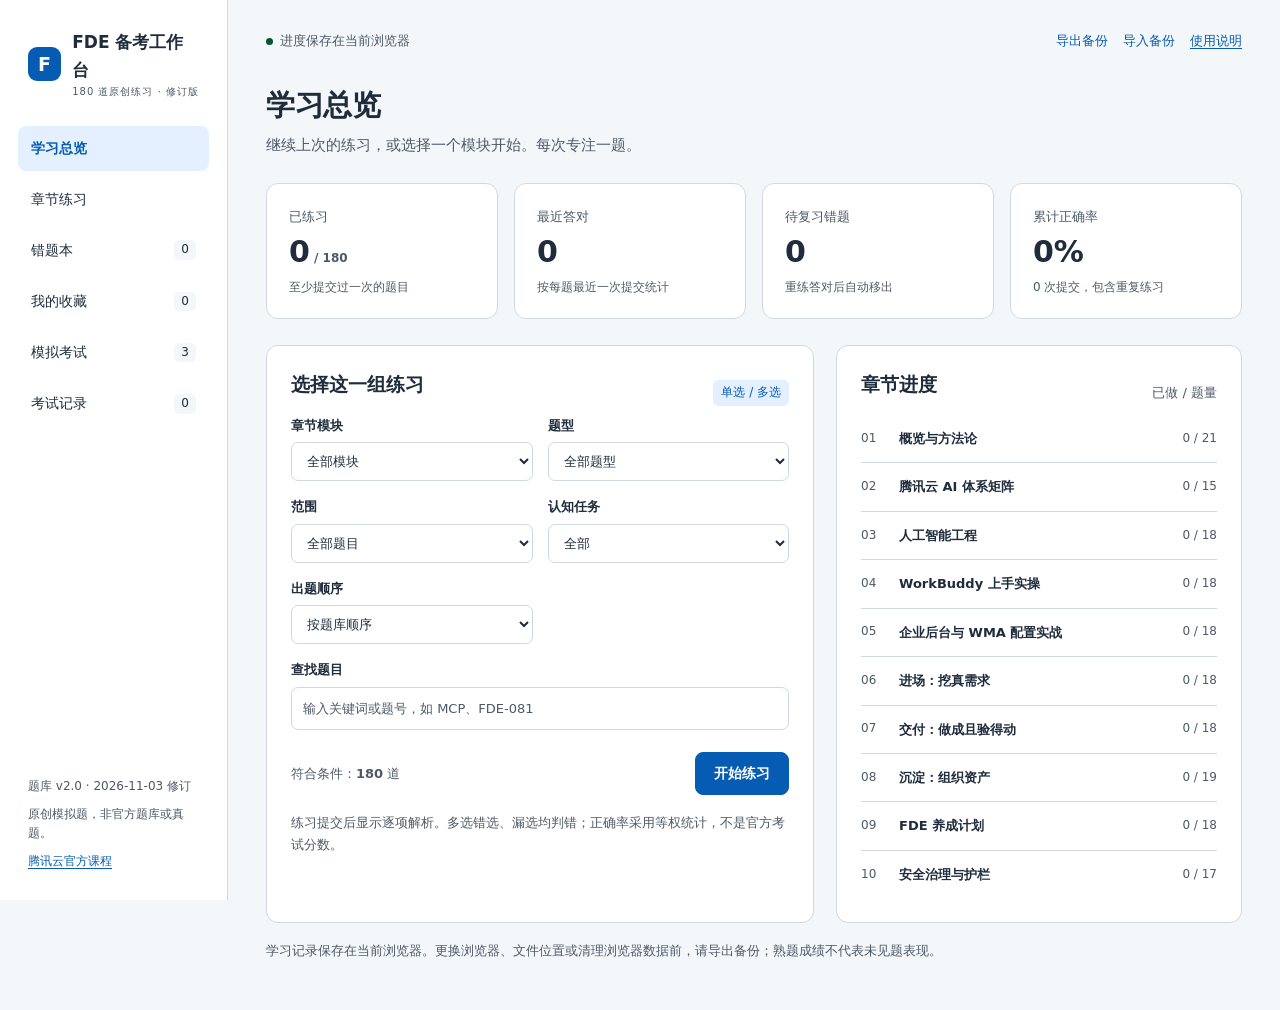
<file: index.html>
<!doctype html>
<html lang="zh-CN">
<head>
  <meta charset="utf-8">
  <meta name="viewport" content="width=device-width, initial-scale=1">
  <title>FDE 备考工作台</title>
  <meta http-equiv="refresh" content="0; url=FDE_180题_离线练习.html">
</head>
<body>
  <p><a href="FDE_180题_离线练习.html">进入 FDE 备考工作台</a></p>
</body>
</html>
</file>
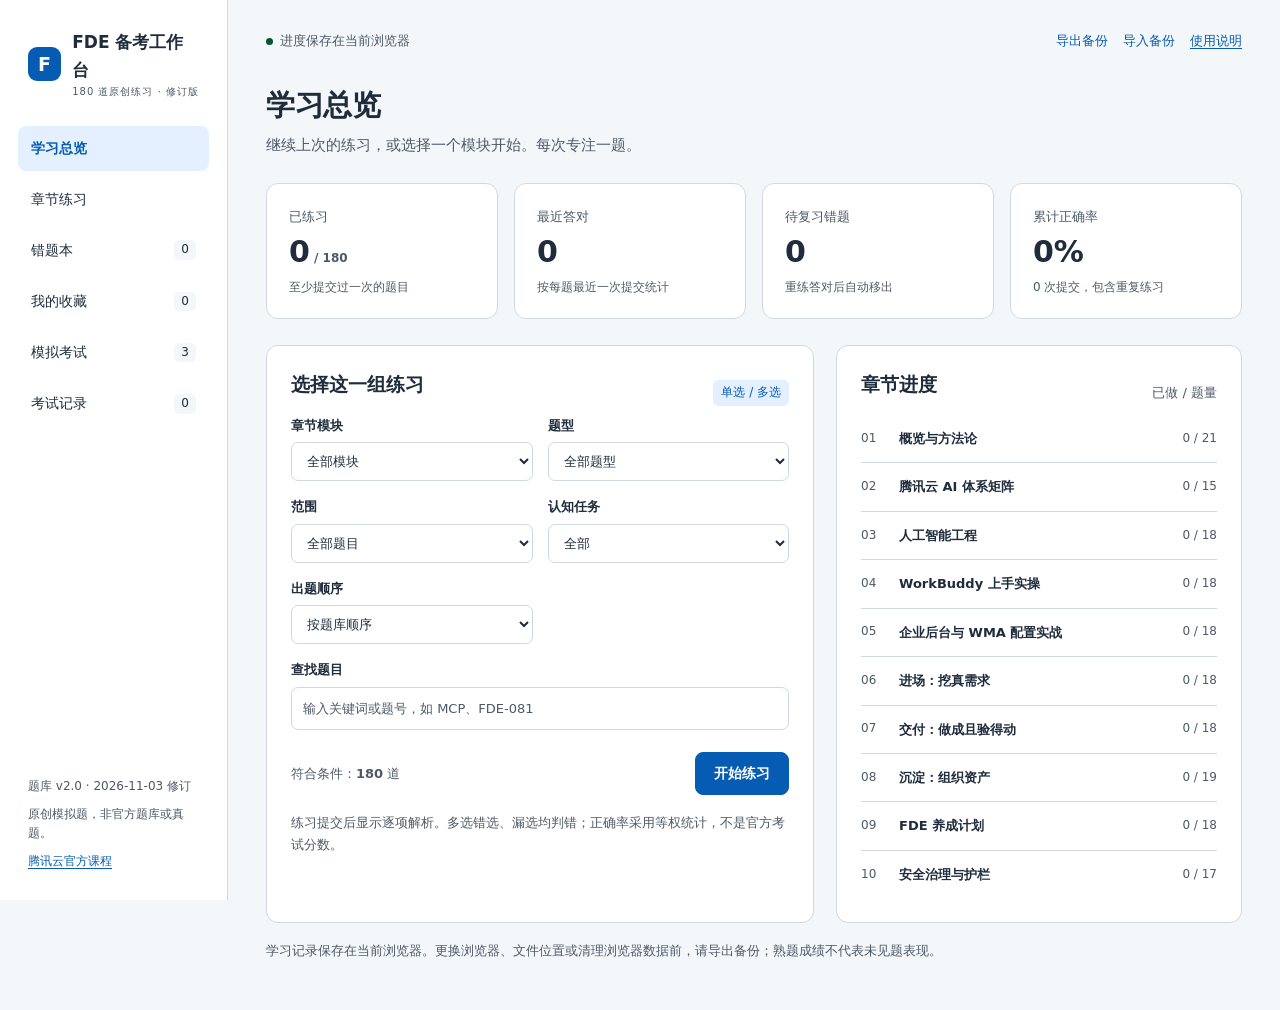
<file: FDE_180题_离线练习.html>
<!doctype html><html lang="zh-CN"><head><meta charset="utf-8"><meta name="viewport" content="width=device-width,initial-scale=1"><title>FDE 备考工作台 · 题库 v2.0 公开版</title><style>:root{color-scheme:light;--bg:oklch(97.4% .006 250);--surface:#fff;--ink:oklch(29% .034 252);--muted:oklch(46% .025 252);--line:oklch(88% .014 252);--blue:oklch(48% .155 255);--soft:oklch(95% .024 254);--green:oklch(39% .09 157);--green-soft:oklch(96% .025 156);--red:oklch(44% .16 26);--red-soft:oklch(97% .017 26);--amber:oklch(43% .09 75);--radius:12px}
*{box-sizing:border-box}body{margin:0;background:var(--bg);color:var(--ink);font:15px/1.65 "Microsoft YaHei",system-ui,sans-serif}button,input,select,textarea{font:inherit}button,a,input,select,textarea{touch-action:manipulation}button{cursor:pointer}button:disabled{cursor:not-allowed;opacity:.5}a{color:var(--blue);text-underline-offset:3px}button:focus-visible,a:focus-visible,input:focus-visible,select:focus-visible,textarea:focus-visible,summary:focus-visible{outline:3px solid var(--blue);outline-offset:3px}button{color:inherit}h1,h2,h3,p{margin-top:0}h1{font-size:29px;line-height:1.35;margin-bottom:8px;letter-spacing:-.5px}h2{font-size:19px;line-height:1.5;margin-bottom:16px}h3{font-size:16px;line-height:1.5;margin-bottom:10px}.muted{color:var(--muted)}.small{font-size:13px}.layout{display:grid;grid-template-columns:228px minmax(0,1fr);min-height:100vh}.sidebar{background:var(--surface);border-right:1px solid var(--line);padding:28px 18px;position:sticky;top:0;height:100vh;display:flex;flex-direction:column}.brand{display:flex;align-items:center;gap:11px;font-size:17px;font-weight:700;padding:0 10px 25px}.brand-mark{background:var(--blue);color:white;display:grid;place-items:center;width:34px;height:34px;border-radius:9px;font-size:19px}.brand small{display:block;font-size:11px;font-weight:400;color:var(--muted);letter-spacing:1px}.side-nav{display:grid;gap:6px}.nav-button{border:0;background:none;text-align:left;padding:11px 13px;border-radius:8px;display:flex;justify-content:space-between;align-items:center;font-size:14px}.nav-button:hover{background:var(--bg)}.nav-button.active{color:var(--blue);background:var(--soft);font-weight:700}.nav-count{font-size:12px;background:var(--bg);padding:0 7px;border-radius:5px}.side-bottom{margin-top:auto;padding:24px 10px 0;font-size:12px;color:var(--muted)}.side-bottom p{margin-bottom:8px}.main{min-width:0;padding:24px 38px 48px}.topbar{display:flex;justify-content:space-between;gap:15px;align-items:center;min-height:34px;margin-bottom:28px}.topbar p{margin:0}.backup-actions{display:flex;gap:15px;align-items:center}.text-button{border:0;background:none;color:var(--blue);padding:4px 0;font-size:13px}.topbar .text-button:hover{text-decoration:underline}.status-dot{width:7px;height:7px;background:var(--green);border-radius:50%;display:inline-block;margin-right:7px}.save-error{color:var(--red)}.content{max-width:1220px;margin:auto}.page-head{display:flex;align-items:flex-start;justify-content:space-between;gap:20px;margin-bottom:25px}.page-head p{margin:0}.actions{display:flex;gap:10px;align-items:center;flex-wrap:wrap}.button{border:1px solid var(--line);padding:10px 18px;border-radius:8px;background:white;font-weight:600;font-size:14px;display:inline-flex;align-items:center;justify-content:center;gap:6px;text-decoration:none;line-height:1.5}.button:hover{border-color:var(--blue)}.button.primary{background:var(--blue);color:#fff;border-color:var(--blue)}.button.primary:hover{filter:brightness(.93)}.button.secondary{background:var(--surface)}.button.danger{color:var(--red);border-color:var(--red)}.metrics{display:grid;grid-template-columns:repeat(4,1fr);gap:16px;margin-bottom:26px}.metric{background:white;border:1px solid var(--line);border-radius:var(--radius);padding:20px 22px}.metric span{color:var(--muted);font-size:13px}.metric strong{display:block;font-size:30px;line-height:1.5;font-variant-numeric:tabular-nums}.metric small{font-size:12px;color:var(--muted)}.home-grid{display:grid;grid-template-columns:minmax(0,1.35fr) minmax(300px,1fr);gap:22px}.panel{background:white;border:1px solid var(--line);border-radius:var(--radius);padding:24px}.panel-head{display:flex;justify-content:space-between;align-items:center;gap:10px}.filters{display:grid;grid-template-columns:repeat(2,minmax(0,1fr));gap:15px;margin-bottom:22px}.field{display:grid;gap:6px;font-size:13px}.field label{font-weight:600}.field select,.field input,textarea{border:1px solid var(--line);border-radius:7px;background:white;padding:10px 11px;color:var(--ink);min-width:0;width:100%}.field select:hover,.field input:hover,textarea:hover{border-color:var(--blue)}.field-wide{grid-column:1/-1}input::placeholder,textarea::placeholder{color:var(--muted)}.filter-footer{display:flex;justify-content:space-between;align-items:center;gap:15px}.filter-footer p{margin:0}.module-row{display:grid;grid-template-columns:28px minmax(0,1fr) 70px;gap:10px;align-items:center;border:0;border-bottom:1px solid var(--line);background:transparent;width:100%;text-align:left;padding:13px 0}.module-row:last-child{border:0}.module-row:hover{color:var(--blue)}.module-index{font-size:12px;color:var(--muted);font-variant-numeric:tabular-nums}.module-name{font-size:13px;font-weight:600}.module-count{font-size:12px;text-align:right;color:var(--muted)}.progress{height:5px;border-radius:4px;background:var(--bg);overflow:hidden;margin-top:6px}.progress i{display:block;height:100%;background:var(--blue);border-radius:4px}.notice{font-size:13px;color:var(--muted);padding:17px 0 0;margin:0}.active-exam{border:1px solid var(--blue);background:var(--soft);padding:14px 18px;margin-bottom:22px;border-radius:9px;display:flex;justify-content:space-between;align-items:center;gap:12px}.active-exam p{margin:0}.quiz-grid{display:grid;grid-template-columns:minmax(0,1fr) 250px;gap:22px;align-items:start}.question-panel{padding:30px}.question-top{display:flex;justify-content:space-between;align-items:center;gap:12px;margin-bottom:18px}.badge{font-size:12px;background:var(--soft);color:var(--blue);padding:3px 8px;border-radius:5px}.question-meta{display:flex;align-items:center;gap:8px;flex-wrap:wrap}.favorite{border:1px solid var(--line);background:white;padding:6px 11px;border-radius:7px;font-size:13px;white-space:nowrap}.favorite.on{color:var(--amber);border-color:var(--amber)}fieldset{border:0;padding:0;margin:0;min-inline-size:0}legend{padding:0;float:left;width:100%;font-size:19px;font-weight:600;line-height:1.9;margin-bottom:25px;overflow-wrap:anywhere}fieldset:after{content:"";display:block;clear:both}.option-list{clear:both;display:grid;gap:12px}.option{position:relative;display:flex;align-items:flex-start;gap:11px;padding:15px 17px;border:1px solid var(--line);border-radius:9px;background:white;cursor:pointer;transition:background .15s,border-color .15s}.option:hover{border-color:var(--blue);background:var(--bg)}.option input{width:17px;height:17px;accent-color:var(--blue);margin:4px 0 0;flex:0 0 auto}.option.selected{border-color:var(--blue);background:var(--soft)}.option.correct{border-color:var(--green);background:var(--green-soft)}.option.incorrect{border-color:var(--red);background:var(--red-soft)}.option-letter{font-weight:700;min-width:18px}.option-copy{flex:1;overflow-wrap:anywhere}.option-state{color:var(--green);font-size:12px;white-space:nowrap}.incorrect .option-state{color:var(--red)}.question-actions{display:flex;justify-content:space-between;gap:12px;border-top:1px solid var(--line);margin-top:28px;padding-top:22px;align-items:center;flex-wrap:wrap}.answer-panel{margin-top:26px;border-top:1px solid var(--line);padding-top:22px}.verdict{font-weight:700;font-size:17px;margin-bottom:10px}.verdict.good{color:var(--green)}.verdict.bad{color:var(--red)}.analysis{line-height:1.9;max-width:72ch}.analysis ul{padding-left:22px}.analysis li{margin:9px 0}.source-links{display:flex;flex-wrap:wrap;gap:6px 15px;font-size:13px;margin-top:18px}.evidence{background:var(--bg);padding:12px 15px;font-size:13px;color:var(--muted);border-left:3px solid var(--line);margin:16px 0;white-space:pre-wrap}.note-block{margin-top:25px;border-top:1px solid var(--line);padding-top:20px}.note-block summary{cursor:pointer;font-weight:600;font-size:14px}.note-block textarea{margin-top:12px;min-height:100px;resize:vertical;font-size:14px}.answer-card{position:sticky;top:22px}.answer-card h2{font-size:16px;margin-bottom:6px}.card-numbers{display:grid;grid-template-columns:repeat(5,1fr);gap:7px;margin:17px 0}.number-button{height:33px;border:1px solid var(--line);background:white;border-radius:5px;font-size:12px;font-variant-numeric:tabular-nums}.number-button.current{outline:2px solid var(--blue);outline-offset:1px}.number-button.answered{background:var(--soft);border-color:var(--blue);color:var(--blue)}.number-button.good{background:var(--green-soft);color:var(--green);border-color:var(--green)}.number-button.bad{background:var(--red-soft);color:var(--red);border-color:var(--red)}.legend-items{font-size:11px;color:var(--muted);display:flex;gap:10px;flex-wrap:wrap}.legend-items span:before{content:"";display:inline-block;width:8px;height:8px;border:1px solid var(--line);margin-right:4px}.legend-items .done:before{background:var(--soft);border-color:var(--blue)}.legend-items .good:before{background:var(--green-soft);border-color:var(--green)}.legend-items .bad:before{background:var(--red-soft);border-color:var(--red)}.timer{font:700 26px/1.5 Consolas,monospace;color:var(--blue);font-variant-numeric:tabular-nums}.timer.urgent{color:var(--red)}.exam-cards{display:grid;grid-template-columns:repeat(3,1fr);gap:20px}.paper-letter{font-size:35px;font-weight:700;color:var(--blue);margin-bottom:18px}.exam-cards .button{width:100%;margin-top:20px}.exam-cards ul{padding-left:19px;color:var(--muted);font-size:14px}.empty{text-align:center;padding:55px 25px}.empty h2{font-size:21px}.empty p{color:var(--muted);max-width:50ch;margin:0 auto 22px}.result-head{display:flex;align-items:center;gap:28px;margin-bottom:25px}.result-score{font-size:52px;color:var(--blue);line-height:1.2;font-weight:700}.result-score small{font-size:18px}.result-grid{display:grid;grid-template-columns:1fr 1fr;gap:22px}.table-wrap{overflow:auto}table{border-collapse:collapse;width:100%;font-size:13px}th,td{padding:13px 10px;border-bottom:1px solid var(--line);text-align:left;white-space:nowrap}th{color:var(--muted);font-weight:500}dialog{border:1px solid var(--line);border-radius:14px;padding:28px;max-width:460px;width:calc(100% - 36px);color:var(--ink)}dialog::backdrop{background:#17263c66}dialog .actions{justify-content:flex-end;margin-top:22px}#toast{position:fixed;bottom:25px;left:50%;transform:translateX(-50%);background:var(--ink);color:white;border-radius:8px;padding:12px 20px;z-index:20;max-width:90%;display:none;font-size:14px}.storage-warning{background:var(--red-soft);color:var(--red);border:1px solid var(--red);border-radius:8px;padding:12px 16px;margin-bottom:20px}.skip-link{position:absolute;left:240px;top:-60px;background:white;padding:10px;z-index:30}.skip-link:focus{top:10px}
.brand small{white-space:nowrap;font-size:10px}
@media(min-width:1450px){.main{padding-left:55px;padding-right:55px}}@media(max-width:1120px){.layout{grid-template-columns:190px minmax(0,1fr)}.main{padding:22px}.sidebar{padding:25px 10px}.brand{font-size:15px;gap:8px}.brand-mark{width:30px;height:30px;flex-shrink:0}.sidebar{padding:25px 10px}.quiz-grid{grid-template-columns:minmax(0,1fr) 215px}.home-grid{grid-template-columns:1fr}.metrics{gap:10px}.metric{padding:17px}.exam-cards{gap:12px}.panel{padding:20px}}
@media(max-width:800px){.layout{display:block}.sidebar{position:static;height:auto;padding:16px;border-right:0;border-bottom:1px solid var(--line)}.brand{padding:0 0 12px}.brand small{display:none}.side-nav{display:flex;overflow-x:auto;gap:4px}.nav-button{white-space:nowrap;padding:9px 12px;gap:8px}.side-bottom{display:none}.main{padding:18px 16px 35px}.topbar{margin-bottom:20px;align-items:flex-start}.backup-actions{gap:12px}.topbar .muted{font-size:11px}.metrics{grid-template-columns:repeat(2,1fr)}.metric strong{font-size:26px}.quiz-grid{display:flex;flex-direction:column}.question-panel,.answer-card{width:100%}.answer-card{position:static}.card-numbers{grid-template-columns:repeat(10,1fr)}.question-panel{padding:23px 19px}legend{font-size:17px}.option{padding:13px}.exam-cards{grid-template-columns:1fr}.result-grid{grid-template-columns:1fr}.page-head{gap:12px}h1{font-size:25px}.skip-link{left:10px}.result-head{gap:18px}.question-actions .actions{gap:7px}.button{padding:10px 14px}.active-exam{align-items:flex-start}.topbar{flex-wrap:wrap}.option-state{font-size:11px}.home-grid{gap:16px}}
@media(max-width:420px){.filters{grid-template-columns:1fr}.field-wide{grid-column:auto}.card-numbers{grid-template-columns:repeat(8,1fr)}.question-top{align-items:flex-start}.question-meta{gap:5px}.question-actions{align-items:stretch}.question-actions>.button{flex:1}.result-score{font-size:44px}.legend-items{font-size:12px}}
@media(prefers-reduced-motion:reduce){*{transition:none!important;scroll-behavior:auto!important}}
@media(max-width:800px){.page-head{flex-wrap:wrap}.page-head>.button{white-space:nowrap;flex-shrink:0}.backup-actions .text-button{min-height:36px}}
</style></head><body>
<div id="app"></div><div id="toast" role="status" aria-live="polite"></div>
<dialog id="confirm-dialog" aria-labelledby="confirm-title"><h2 id="confirm-title"></h2><p id="confirm-text"></p><div class="actions"><button id="dialog-cancel" class="button secondary">取消</button><button id="dialog-confirm" class="button primary">确认</button></div></dialog>
<input type="file" id="import-file" accept="application/json,.json" hidden>
<noscript><p>刷题功能需要浏览器启用 JavaScript。也可以打开同目录中的 Markdown 练习版和答案解析文档。</p></noscript>
<script id="bank-data" type="application/json">{"questions": [{"id": "FDE-001", "domain": 1, "type": "single", "difficulty": "应用", "kind": "scenario", "stem": "某团队完成合同审查系统后，准备结项。若要体现本课程所定义的 FDE 价值，以下哪项结项成果最充分？", "options": {"C": "客户系统验收通过，并形成可复用审查 Skill", "A": "客户系统运行稳定，并留下本项目操作手册", "B": "工程师掌握审查诀窍，并承诺继续个人支持", "D": "客户认可方案，并同意下一阶段采购预算"}, "answer": ["C"], "explanation": "FDE 同时交付客户价值和平台能力。可运行系统加可复用审查 Skill，既满足客户当前目标，又能降低后续同类项目的起步成本；仅有文档、签单或个人成长不满足双份产出要求。", "option_explanations": {"C": "审查 Skill 可供后续场景调用，体现一线经验反哺。", "A": "操作手册属于项目交付物，尚未证明新增通用能力。", "B": "知识留在个人身上，组织无法稳定交接和复用。", "D": "方案认可和采购意向不能替代工程交付与能力沉淀。"}, "source_refs": ["1.1"], "paper": "C", "paper_number": 38}, {"id": "FDE-002", "domain": 1, "type": "single", "difficulty": "应用", "kind": "boundary", "stem": "质检 Agent 已交付，只有工程师小林掌握全部缺陷分类规则，团队未将规则写入平台。按试金石，最准确的判断是什么？", "options": {"C": "半 FDE：个人掌握规则，但组织尚不能脱离个人调用这些经验", "A": "真 FDE：客户系统已交付，项目中形成的规则即可视为平台能力", "B": "真 FDE：个人能够支持下一项目，就已经满足组织复用的要求", "D": "普通交付：只要规则尚未写成项目文档，个人经验也不计入判断"}, "answer": ["C"], "explanation": "试金石同时看项目留下的系统和知识载体。题干明确经验只在小林个人身上，尚未转化为团队可调用的资产，属于半 FDE。", "option_explanations": {"C": "知识载体仍是个人，符合课程对半 FDE 的界定。", "A": "系统交付和个人掌握规则，不能证明平台新增了可复用能力。", "B": "依赖原工程师支持，不等于组织能从平台资产中复用。", "D": "课程将个人经验增长而平台未沉淀的情况归为半 FDE。"}, "source_refs": ["1.2"], "paper": "B", "paper_number": 32}, {"id": "FDE-003", "domain": 1, "type": "single", "difficulty": "综合", "kind": "metrics", "stem": "一家伙伴服务第 1 个与第 10 个同类客户，业务价值和部署范围相当，两次均投入 10 人月。团队宣称已形成规模化 FDE，哪项评价最符合课程？", "options": {"B": "仍未跑通规模化模式，单位价值现场投入未下降", "A": "已经跑通规模化模式，单项目交付速度保持稳定", "C": "仍未跑通规模化模式，所有项目都应取消现场投入", "D": "已经跑通规模化模式，同类客户数量持续增加"}, "answer": ["B"], "explanation": "在价值和范围可比的题设下，重复部署仍投入同样人月，表明经验没有转化为有效复用。课程用单位价值对应的现场投入持续下降判断规模化，而不要求现场投入降为零。", "option_explanations": {"B": "同等价值仍需同等现场投入，未体现可规模化复用。", "A": "投入稳定说明没有降本趋势，不能据此证明模式跑通。", "C": "课程要求持续下降，并未要求取消现场交付。", "D": "客户数量增加不能说明单次部署成本得到改善。"}, "source_refs": ["1.2"], "paper": "B", "paper_number": 12}, {"id": "FDE-004", "domain": 1, "type": "single", "difficulty": "应用", "kind": "scenario", "stem": "客户提出“想用 AI 审合同”，项目尚未明确真实痛点、风险标准和验收口径。此时哪项工作最能体现 Echo 能力？", "options": {"C": "判断需求并定义技术路径及验收标准", "A": "编写审查 Agent 的首版调用代码", "B": "修复文档解析接口的字段映射错误", "D": "把现有合同批量接入向量知识库"}, "answer": ["C"], "explanation": "Echo 负责判断该做什么。题干仍处于业务问题和成功标准未明确的阶段，应先形成需求判断、技术取舍与验收口径；接库、修接口、写代码主要属于 Delta 的工程执行。", "option_explanations": {"C": "需求洞察、技术判断和验收定义属于判断侧产出。", "A": "调用代码实现方案，尚未解决方向是否正确的问题。", "B": "字段映射修复是集成调试，主要属于工程执行。", "D": "知识库接入是方案落地动作，主要属于执行侧。"}, "source_refs": ["1.3"], "paper": "A", "paper_number": 17}, {"id": "FDE-005", "domain": 1, "type": "single", "difficulty": "基础", "kind": "metrics", "stem": "一名成员主要负责接口集成、调试排错和交付落地。按课程的能力画像，哪组指标最适合考察其 Delta 产出？", "options": {"B": "交付速度、Bug 率、系统可用性", "A": "方案命中率、需求返工率、知识沉淀质量", "C": "业务优先级判断、技术选型质量、验收标准质量", "D": "行业洞察数量、客户访谈深度、需求发现数"}, "answer": ["B"], "explanation": "Delta 的主要产出是能运行的系统，指标应检验工程执行效率与质量。其工作仍可产生知识，但不能把判断侧指标整组替换为执行侧考核，否则会错配主要责任。", "option_explanations": {"B": "速度、缺陷和可用性对应 Delta 的工程交付质量。", "A": "这是课程列出的 Echo 指标，与工程执行重心不同。", "C": "此组偏判断和决策，适合评估方向与方案设计。", "D": "此组偏需求发现，不能直接检验集成系统质量。"}, "source_refs": ["1.3"], "paper": "B", "paper_number": 40}, {"id": "FDE-006", "domain": 1, "type": "single", "difficulty": "应用", "kind": "troubleshooting", "stem": "驻场人员把客户原话整理后交给后方开发，后方独立决定业务含义，做完再送回验收，客户反复表示方向不对。最需要纠正的机制是什么？", "options": {"B": "现场负责理解业务和技术取舍，后方负责工程重活并直接反馈", "A": "现场负责原话记录和需求编号，后方负责解释含义并形成方案", "C": "现场负责阶段演示和结果签收，产品团队负责远程定义痛点", "D": "现场负责客户关系和会议安排，架构组负责统一判断业务价值"}, "answer": ["B"], "explanation": "传话式 FDE 的问题不是后方不能参与开发，而是现场不承担判断责任。现场理解真实需求，后方承担开发集成，并保持直接反馈，才能缩短判断与执行之间的距离。", "option_explanations": {"B": "判断贴近现场，执行可由后方支撑，缩短了理解和验证的反馈链。", "A": "仍把现场限定为传话者，没有解决业务理解与真实现场分离。", "C": "增加演示签收并不能代替现场对痛点和约束的判断。", "D": "关系维护重要，但业务价值不能完全脱离现场来定义。"}, "source_refs": ["1.4"], "paper": "C", "paper_number": 25}, {"id": "FDE-007", "domain": 1, "type": "single", "difficulty": "应用", "kind": "troubleshooting", "stem": "团队一年按时交付 20 个项目，但平台未新增模板，换人仍需重新摸索。当前考核只看周期、满意度和 Bug 率，最应调整什么？", "options": {"C": "把能力沉淀、复用率与知识可交接性纳入考核", "A": "增加驻场天数，以现场时间衡量学习效果", "B": "缩短交付周期目标，进一步压缩项目时间", "D": "提高满意度权重，鼓励工程师更多服务客户"}, "answer": ["C"], "explanation": "已有交付指标并非无效，而是缺少沉淀方向，导致成员合理地优先赶项目。新增可复用能力、复用节省和接手时间能让组织产出进入激励机制，纠正考核错位。", "option_explanations": {"C": "这三类指标直接对应课程要求增加的 FDE 考核维度。", "A": "驻场时长不能证明形成了可复用和可交接的能力。", "B": "继续压周期可能进一步挤压沉淀时间，不能补齐目标。", "D": "满意度仍属于交付质量指标，无法替代平台增量。"}, "source_refs": ["1.4"], "paper": "B", "paper_number": 23}, {"id": "FDE-008", "domain": 1, "type": "single", "difficulty": "基础", "kind": "concept", "stem": "按课程对三种组织归属模式的权衡，以下“组织安排—主要风险”对应正确的是？", "options": {"D": "交付/实施部门——短期交付压力可能挤压平台能力沉淀", "A": "产品/研发部门——贴近客户过多，难以腾出时间形成通用能力", "B": "交付/实施部门——沉淀指标过重，容易在办公室脱离现场", "C": "独立双线团队——产品连接不足，经验只能留在客户侧"}, "answer": ["D"], "explanation": "三种模式各有阶段适用性。交付/实施响应快但容易挤压沉淀；产品/研发利于能力回流但易远离现场；独立双线兼顾两侧但增加协调复杂度。没有唯一正确的部门名称。", "option_explanations": {"D": "交付部门天然重周期和满意度，重要但不紧急的沉淀容易被挤压。", "A": "课程强调产品研发归属的风险是离现场远，而非客户贴近度过高。", "B": "办公室设计通用能力而脱离客户，是产品研发归属需防范的风险。", "C": "独立双线连接客户和产品，主要风险是协调复杂和优先级冲突。"}, "source_refs": ["1.5"], "paper": "C", "paper_number": 40}, {"id": "FDE-009", "domain": 1, "type": "single", "difficulty": "应用", "kind": "boundary", "stem": "企业当前最急迫的目标是补齐平台行业能力，计划将 FDE 放在产品/研发部门。为应对课程指出的该模式风险，最应同时保障哪项机制？", "options": {"B": "保留真实客户现场反馈和交付责任，避免办公室设计脱节", "A": "要求团队减少现场工作，优先保证通用设计时间", "C": "把行业能力建设交给销售，产品团队仅负责需求接收", "D": "允许取消客户价值指标，以模板产量作为主要成果"}, "answer": ["B"], "explanation": "产品归属有利于把现场经验变成能力，但容易因离客户远而脱节。因此应主动保留现场反馈与交付责任，以真实场景检验通用设计；课程没有规定一种组织归属天然正确。", "option_explanations": {"B": "持续接触并验证真实场景，可弥补产品归属的短板。", "A": "减少现场联系会放大研发归属模式的主要风险。", "C": "把沉淀转交销售未建立产品与现场的学习闭环。", "D": "只看沉淀会使团队远离现场，不能平衡两个方向。"}, "source_refs": ["1.5"], "paper": "A", "paper_number": 40}, {"id": "FDE-010", "domain": 1, "type": "single", "difficulty": "应用", "kind": "sequence", "stem": "团队已组装好问答原型，下一步进入“验证交付”。哪项动作最符合 FDE 三步闭环中该阶段的要求？", "options": {"D": "以冻结样本集形成统计评测，保留失败样本和流程规则支持验收与复用", "A": "以现场演示回放为主要样本，由业务逐条评价体验后形成展示报告", "B": "以客户功能清单为验收对象，逐项核对页面和按钮后形成签收报告", "C": "以接口联调记录为主要证据，由开发逐项确认技术链路后形成联调报告"}, "answer": ["D"], "explanation": "验证交付的分水岭是有评测证据支撑的可用，而非单纯演示或功能可运行。应使用冻结样本形成统计结果，并把失败样本和规则沉淀下来。", "option_explanations": {"D": "冻结评测支撑可复算的交付证据，失败样本和规则也能成为平台资产。", "A": "演示回放可以帮助沟通，但挑选的演示问题不能替代冻结样本统计评测。", "B": "功能签收不足以覆盖概率性输出、质量边界和组织复用证据。", "C": "联调能证明链路可运行，不能独立证明真实问题分布下的业务效果。"}, "source_refs": ["1.1"], "paper": "B", "paper_number": 9}, {"id": "FDE-011", "domain": 1, "type": "single", "difficulty": "应用", "kind": "boundary", "stem": "项目组归档了一套客户私有配置，换客户后需全部重写，却把它计为“平台新增通用能力”。最准确的纠偏是什么？", "options": {"B": "应抽象共性并验证复用，当前配置更接近项目档案", "A": "只要平台保存了配置，就已满足通用能力要求", "C": "只要客户愿意付费，就可以按通用能力统计", "D": "应将配置改成更详细的客户文档再计入通用能力"}, "answer": ["B"], "explanation": "通用能力需要从特殊需求中提炼共性，让后续同类场景可复用。题设配置换客户即失效，保存位置和文档厚度都不能改变其私有性，应先抽象再检验可复用范围。", "option_explanations": {"B": "抽象一般模式后再验证，符合平台能力的核心要求。", "A": "保存位置不能把只适用于单客户的配置变成通用能力。", "C": "客户付费证明项目价值，不能证明跨客户复用价值。", "D": "补文档可改善交接，但不自动产生可复用共性。"}, "source_refs": ["1.1"], "paper": "C", "paper_number": 35}, {"id": "FDE-012", "domain": 1, "type": "single", "difficulty": "应用", "kind": "scenario", "stem": "一位业务专家不会编程，想走 Echo/FDPM 路线，能访谈并设计测试用例。结合 FAQ，其最低实践要求是什么？", "options": {"C": "会用平台亲手把想法做成可点击、可运行的原型", "A": "先独立掌握所有后端技术，再参与客户需求判断", "B": "只要能解释产品定位，就能省去实际原型验证", "D": "把需求写清后交给别人完成，自己只参加最终评审"}, "answer": ["C"], "explanation": "FAQ 明确允许业务背景成员走 Echo/FDPM 路线，但仍要求亲手跑出原型。不要求每个人都会写代码，也不能以只沟通、不动手的方式替代从想法到可运行产物的验证。", "option_explanations": {"C": "不会编程可用平台实现原型，满足 FAQ 的动手底线。", "A": "课程允许能力分工，并未要求人人精通全部后端。", "B": "定位讲解不能替代将需求落为可运行产物的能力。", "D": "只转述和评审会落入传话式陷阱，缺少实践验证。"}, "source_refs": ["1.3", "12.1"], "paper": "A", "paper_number": 2}, {"id": "FDE-013", "domain": 1, "type": "single", "difficulty": "应用", "kind": "boundary", "stem": "两人初创团队的一名成员同时承担 Echo 和 Delta，后来准备按项目拆分职责。结合 FAQ，哪项判断最准确？", "options": {"A": "两种能力可由一人承担，分化后应保持考核差异", "B": "早期兼任违反角色原则，应先补齐两名专职人员", "C": "职责拆分后 Echo 只需交付准时，Delta 只需贡献知识", "D": "兼任说明两种能力相同，拆分后应共用一组指标"}, "answer": ["A"], "explanation": "Echo 和 Delta 描述能力侧，并不强制对应两个人。早期一人兼任可行，项目增多后自然分化；分化时应分别关注判断质量与工程落地，不能把两侧主要指标互换。", "option_explanations": {"A": "人员可兼任、考核需区分，符合 FAQ 对分工的说明。", "B": "FAQ 明确早期小团队可以由同一人承担两种能力。", "C": "这正是 FAQ 警示的考核错配，难以激励各侧主责。", "D": "可以兼任不代表能力和主要产出相同，指标仍需区分。"}, "source_refs": ["1.3", "12.1"], "paper": "A", "paper_number": 25}, {"id": "FDE-014", "domain": 1, "type": "single", "difficulty": "综合", "kind": "scenario", "stem": "公司选定了流程有共性的深耕客户，也已积累头部项目经验，但中腰部团队每次仍从零开始。按试金石的前提条件，当前最突出的缺口是什么？", "options": {"C": "公司缺少将头部经验传递并复用的机制", "A": "工程师应取消抽象，全部改用客户私有配置", "B": "团队应把客户案例数作为唯一能力增长指标", "D": "客户缺少业务参与，应退出当前行业"}, "answer": ["C"], "explanation": "题干已给出值得深耕的客户和可抽象流程，缺口集中在组织复用机制。若头部经验无法传递到中腰部，项目资产难以降低后续现场投入，规模化 FDE 的关键条件仍不完整。", "option_explanations": {"C": "头部经验无法传到中腰部，直接指向组织复用机制。", "A": "私有配置会削弱跨项目复用，与目标方向相反。", "B": "案例数不能代表经验可传递或现场投入下降。", "D": "题设没有业务缺席证据，反而已确认深耕条件。"}, "source_refs": ["1.2"], "paper": "A", "paper_number": 6}, {"id": "FDE-015", "domain": 1, "type": "multiple", "difficulty": "基础", "kind": "concept", "stem": "按课程口径，FDE 将一线实践反哺平台时，应重点沉淀哪些类型的能力？", "options": {"A": "客户业务术语、决策逻辑和领域规则", "B": "系统数据位置、API 调用和权限接入方式", "C": "仅供本项目使用且无法迁移的私有配置", "D": "不同场景的处理路径与异常处理规则"}, "answer": ["A", "B", "D"], "explanation": "课程将反哺内容归为行业知识、系统接口、流程规则三类。能够被后续项目复用是共同条件，客户专用且无法迁移的配置属于项目档案，不能直接算作平台通用能力。", "option_explanations": {"A": "业务术语和决策规则属于可沉淀的行业知识。", "B": "系统接口知识涵盖数据、调用方式和权限路径。", "C": "无法跨场景使用的私有配置尚不构成通用能力。", "D": "场景路径及异常处理属于课程所说的流程规则。"}, "source_refs": ["1.1"], "paper": "A", "paper_number": 53}, {"id": "FDE-016", "domain": 1, "type": "multiple", "difficulty": "应用", "kind": "metrics", "stem": "团队希望用试金石评估上季度的 FDE 成效。哪些检查能直接检验课程强调的能力沉淀与复用？", "options": {"A": "平台新增哪些可调用的 Skill、Connector 或知识包", "B": "撤换原工程师后，接手人能否从平台资产中上手", "C": "客户参观演示的人次是否高于上个季度", "D": "下一同类客户能减少多少重新调研与组装工作"}, "answer": ["A", "B", "D"], "explanation": "试金石的三个检查项分别看能力增量、可复用性和知识载体。平台可调用资产、下个客户节省量以及换人可交接性都能检验这些条件，演示热度不能直接证明形成组织能力。", "option_explanations": {"A": "新增可调用资产直接回答平台多了什么能力。", "B": "换人可接手检验知识是否脱离个人并进入平台。", "C": "演示参与人数反映关注度，不能证明复用与沉淀。", "D": "后续工作量节省检验资产是否真正可复用。"}, "source_refs": ["1.2"], "paper": "A", "paper_number": 45}, {"id": "FDE-017", "domain": 1, "type": "multiple", "difficulty": "应用", "kind": "scenario", "stem": "在合同审查项目中，哪些工作属于 Echo 侧的判断产出？", "options": {"A": "识别审查返工源于模板不统一，并重新定义待解决的问题", "B": "按已选方案接通解析接口，并定位缺失字段的映射错误", "C": "比较纯 Prompt 与 RAG 加 Agent 的约束，决定技术实施路径", "D": "明确审查准确率和处理时长的目标，并定义业务验收口径"}, "answer": ["A", "C", "D"], "explanation": "Echo 判断做什么、为何做以及做到什么程度；Delta 把既定路径编码配置、接通并调试。不能仅凭任务涉及技术词就把技术选型归为执行侧。", "option_explanations": {"A": "识别痛点并界定问题，属于 Echo 的领域判断和需求洞察。", "B": "联调和映射排错是在既定路径上执行，主要属于 Delta。", "C": "结合业务约束比较并选择技术路线，是 Echo 的技术判断。", "D": "确定什么结果算成功，是 Echo 侧的验收标准定义。"}, "source_refs": ["1.3"], "paper": "C", "paper_number": 60}, {"id": "FDE-018", "domain": 1, "type": "multiple", "difficulty": "应用", "kind": "metrics", "stem": "团队各项目按时交付，新增 Skill 数很多，但下一同类客户仍需从零组装，换人接手也很慢。为纠正“只数资产”的考核偏差，哪些指标最需要补充？", "options": {"A": "将新增 Skill 数量拆成每人每周的产出数", "B": "换人接手后达到独立交付所需的上手时间", "C": "结项文档完整率及汇报材料提交的及时率", "D": "同类客户实际复用比例及对应的工作量节省"}, "answer": ["B", "D"], "explanation": "题干已证明资产数量多，却未改善复用和接手效果。应补入实际复用节省与换人上手时间，检验资产是否转成组织能力；继续细分产量或只考察材料提交，仍不能直接验证这些缺口。", "option_explanations": {"A": "细分产量仍只数资产，未检验资产是否真正省工。", "B": "直接核验知识是否可脱离原作者被他人接手。", "C": "材料完整及时不等于后续能复用或快速接手。", "D": "直接核验已有资产能否改善同类项目组装效率。"}, "source_refs": ["1.4"], "paper": "B", "paper_number": 48}, {"id": "FDE-019", "domain": 1, "type": "multiple", "difficulty": "综合", "kind": "boundary", "stem": "项目涉及复杂集成，现场 FDE 与后方工程团队准备分工。哪些安排能避免传话式 FDE 陷阱？", "options": {"A": "把业务含义的最终判断完全交给远端开发", "B": "由现场 FDE 判断真实需求与业务约束", "C": "让后方承担开发集成重活并保持直接反馈", "D": "让现场只负责收集客户原话，不参与方案判断"}, "answer": ["B", "C"], "explanation": "课程允许判断与工程执行分工，也允许后方支持复杂开发，但 Echo 必须在现场完成。关键是现场有判断能力并与执行直接闭环，而非将驻场人员降为需求转述渠道。", "option_explanations": {"A": "远端脱离现场独立解释业务，容易造成需求失真。", "B": "现场承担 Echo 能保留真实业务和约束信息。", "C": "后方可做 Delta 重活，直接反馈减少传话层损耗。", "D": "只收原话不做判断，正是传话式模式的核心问题。"}, "source_refs": ["1.4"], "paper": "C", "paper_number": 57}, {"id": "FDE-020", "domain": 1, "type": "multiple", "difficulty": "综合", "kind": "scenario", "stem": "一家成熟伙伴采用双线汇报的独立 FDE 团队。为使该机制有效，哪些做法符合课程？", "options": {"A": "仅用客户满意度考核，以免双向目标增加成本", "B": "明确两个汇报方向发生冲突时的优先级机制", "C": "同时设定客户交付与平台能力沉淀责任", "D": "保持产品连接并与销售、客户成功业务协作"}, "answer": ["B", "C", "D"], "explanation": "矩阵制的价值在于同时连接平台和现场，其代价是协调复杂度。因此必须明确双重责任和冲突优先级，并保留客户价值、知识产出两向考核；只看满意度会再次挤压沉淀。", "option_explanations": {"A": "只考核满意度会遗漏沉淀，回到考核错位陷阱。", "B": "双线汇报若缺优先级机制，会让团队左右为难。", "C": "交付和沉淀均有人负责，才能落实双目标。", "D": "产品与客户侧连接分别保障经验回流和现场价值。"}, "source_refs": ["1.5"], "paper": "B", "paper_number": 58}, {"id": "FDE-021", "domain": 1, "type": "multiple", "difficulty": "基础", "kind": "concept", "stem": "课程解释近年 FDE 重交付模式重新变得可行时，指出 AI 同时降低了哪些成本？", "options": {"A": "知识蒸馏成本", "B": "定制开发成本", "C": "复合人才成本", "D": "客户跨系统授权与审批协调成本"}, "answer": ["A", "B", "C"], "explanation": "课程列举的是知识蒸馏、定制开发和复合人才三类成本下降：现场经验更易转成原型，开发链路缩短，部分工程能力可由 AI 补齐。跨系统授权审批的组织协调仍需落实，不能据此省略。", "option_explanations": {"A": "现场问题更易转成脚本、原型和测试，降低蒸馏成本。", "B": "从需求排期转向原型验证，降低定制开发成本。", "C": "AI 补齐部分工程能力，降低复合人才形成门槛。", "D": "课程列举的三项不含此项，工程辅助也不代替授权协调。"}, "source_refs": ["1.1"], "paper": "C", "paper_number": 48}, {"id": "FDE-022", "domain": 2, "type": "single", "difficulty": "基础", "kind": "concept", "stem": "客户正在比较办公助手与定制应用平台。按课程“工具选型三问”，FDE 应优先确认哪一组信息？", "options": {"B": "谁实际使用、完成什么任务、需要与哪些现有系统打通", "A": "谁负责运维、希望使用多大模型、准备选择哪家云厂商", "C": "谁提供预算、预计采购多少席位、计划什么时候完成付款", "D": "谁组织培训、希望设计什么界面、预计覆盖多少业务部门"}, "answer": ["B"], "explanation": "工具选型先回答谁来用、做什么、跟什么打通，再结合复杂度和边界匹配产品。采购或界面信息本身不足以判断应以办公协作为入口还是自建定制应用。", "option_explanations": {"B": "使用者、任务和集成对象构成课程明确提出的选型三问。", "A": "运维和技术条件需要评估，但这组不是课程的三问框架。", "C": "商务信息有用，但不能代替用户、任务和集成条件的产品匹配。", "D": "培训和推广属于落地安排，不能先于核心任务与系统连接判断。"}, "source_refs": ["2.1", "2.3", "2.5"], "paper": "A", "paper_number": 22}, {"id": "FDE-023", "domain": 2, "type": "single", "difficulty": "应用", "kind": "scenario", "stem": "后端团队已在 IDE 中开发，希望减少手写单元测试的工作量，并由开发者补充边界用例后提交 CI。哪款产品的定位与该目标最匹配？", "options": {"C": "CodeBuddy，面向开发工作流中的测试生成", "A": "WorkBuddy，面向员工知识访问和办公问答", "B": "Miora，面向多模态创意物料的批量交付", "D": "ADP，面向客户自有 AI 应用的生命周期管理"}, "answer": ["C"], "explanation": "需求发生在研发工作流内，核心是根据函数和代码上下文生成测试，CodeBuddy 直接匹配。生成后仍需开发者审查边界条件，而非把测试生成等同于无需检查的自动合入。", "option_explanations": {"C": "IDE 集成和单元测试生成属于其典型交付路径。", "A": "办公知识访问不是本题的主要需求和交互入口。", "B": "创意视觉交付与代码测试生成的目标不同。", "D": "定制应用平台并非 IDE 测试辅助需求的优先工具。"}, "source_refs": ["2.2"], "paper": "C", "paper_number": 22}, {"id": "FDE-024", "domain": 2, "type": "single", "difficulty": "应用", "kind": "scenario", "stem": "保险公司有 IT 团队，要自建核保 Agent，编排材料提取、内部风控 API、风险评分及人工复核，并长期迭代应用。按课程应以哪款产品为核心平台？", "options": {"D": "ADP，支持定制 Agent、工作流及外部系统集成", "A": "Miora，主要用专家协作交付整套视觉创意方案", "B": "WorkBuddy，主要用预置角色配置日常文档问答", "C": "CodeBuddy，主要用 IDE 插件提高编码和测试效率"}, "answer": ["D"], "explanation": "该需求既包含企业自有应用建设，又包含复杂流程、多系统接入和长期迭代，且客户具备开发能力，符合 ADP 定位。其他工具可作局部辅助，但不能因此替代核心应用构建平台。", "option_explanations": {"D": "具备开发团队和深度定制集成需求，符合 ADP 定位。", "A": "视觉全案平台不能承载核保流程的主要交付目标。", "B": "配置式办公助手不等于复杂自有应用开发平台。", "C": "编码助手可提高研发效率，但不是应用运行编排核心。"}, "source_refs": ["2.3"], "paper": "B", "paper_number": 1}, {"id": "FDE-025", "domain": 2, "type": "single", "difficulty": "应用", "kind": "scenario", "stem": "新茶饮品牌没有专职设计师，需要同一风格的 Logo、开业海报、短宣传视频和小程序界面，并希望以后复用品牌规范。最匹配哪款产品？", "options": {"A": "Miora：以创作记忆和多 Agent 交付视觉全案", "B": "WorkBuddy：以日常知识问答和文档处理为主", "C": "ADP：以定制业务流程编排为主要交付形式", "D": "CodeBuddy：以代码上下文补全为主要入口"}, "answer": ["A"], "explanation": "成套、多模态、风格一致及后续品牌复用是题干的关键条件，正对应 Miora 的创意工作室定位。单纯会生成内容或代码并不足以满足这组创意协作与资产记忆要求。", "option_explanations": {"A": "多 Agent 全案与创作记忆同时满足交付和复用条件。", "B": "办公任务平台的主要定位不如创意工作室直接匹配。", "C": "复杂业务应用开发不是该品牌当前的核心任务。", "D": "代码补全不能直接覆盖跨模态品牌视觉全案需求。"}, "source_refs": ["2.4"], "paper": "B", "paper_number": 37}, {"id": "FDE-026", "domain": 2, "type": "single", "difficulty": "应用", "kind": "boundary", "stem": "按课程的“专家 → 助理 → 团队”路径，客户当前只想让已配置好的专家长时间在云端执行任务，关闭客户端也不中断，尚无多人项目协作诉求。应重点采用哪一层能力？", "options": {"C": "助理层，重点提供云端常驻的任务执行", "A": "专家层，重点增加个人角色的人设描述", "B": "团队层，重点把成员放入共享项目空间", "D": "资料库层，重点把所有文档合并成组织记忆"}, "answer": ["C"], "explanation": "题干明确强调云端长任务连续推进，这对应助理层的常驻执行能力。专家解决专业能力供给，团队解决组织协作与共享，资料库则是能力资产类型，不是该三层递进中的执行层。", "option_explanations": {"C": "云端常驻、客户端关闭不中断正是助理层的目标。", "A": "专家侧重专业角色供给，不能仅靠人设实现云端常驻。", "B": "团队侧重协作和共享，题干尚未提出这一阶段需求。", "D": "资料库提供内容上下文，不是常驻执行任务的层级。"}, "source_refs": ["2.1"], "paper": "C", "paper_number": 27}, {"id": "FDE-027", "domain": 2, "type": "single", "difficulty": "综合", "kind": "boundary", "stem": "客户已用 WorkBuddy 做只读问答，现在提出让 Agent 修改生产系统记录。按本课程口径，哪项判断最准确？", "options": {"B": "单独使用已触及边界，扩展需企业连接器、最小权限和人工门禁", "A": "已有问答权限可直接沿用，无需另设写入控制", "C": "只要把写入步骤写进 Prompt，就能替代系统侧授权", "D": "一旦涉及外部系统，课程就不允许采用任何 WorkBuddy 组合"}, "answer": ["B"], "explanation": "只读问答能力不自动赋予生产写权限。课程对 WorkBuddy 单独使用划定边界，也明确允许通过企业级连接器等受控扩展；连接能力、最小权限凭据和人工门禁不能由 Prompt 代替。", "option_explanations": {"B": "所列三个条件对应课程规定的受控写操作扩展边界。", "A": "问答权限与生产写权限不同，不能直接继承。", "C": "Prompt 能表达约束，不能替代系统权限和执行门禁。", "D": "课程允许连接器与 WMA 受控扩展，并非禁止组合。"}, "source_refs": ["2.1"], "paper": "C", "paper_number": 20}, {"id": "FDE-028", "domain": 2, "type": "single", "difficulty": "应用", "kind": "troubleshooting", "stem": "客户能说清“报销核对很费时”，但无法拆出可执行步骤、输入输出与成功指标。团队急着创建 Agent。按四层门槛，眼下最缺哪一层工作？", "options": {"C": "翻译需求：把业务问题拆成任务、输入输出和成功指标", "A": "一到 N 调优：基于实证优化稳定性并形成可复用模板", "B": "零到一搭建：用平台把已明确的任务实现为可运行原型", "D": "理解需求：识别报销节点存在什么业务痛点及其价值"}, "answer": ["C"], "explanation": "四层门槛由理解需求、翻译需求、搭建和调优递进。客户能描述痛点不代表能把它表达成 AI 可执行任务；题干缺少步骤、输入输出和指标，对应第二层。", "option_explanations": {"C": "步骤、输入输出和指标尚未明确，正是需求翻译层需要补齐的内容。", "A": "调优面对已存在的原型，尚未拆出任务时不应先做规模复制。", "B": "搭建以任务规格基本清楚为前提，直接创建会跳过当前缺口。", "D": "题干已能说清业务痛点，当前缺口进一步落在把问题变成可执行规格。"}, "source_refs": ["2.5"], "paper": "A", "paper_number": 15}, {"id": "FDE-029", "domain": 2, "type": "single", "difficulty": "应用", "kind": "scenario", "stem": "某区域伙伴联盟希望统一交付方法、培训认证和实施规范，把头部经验推广到更多中腰部客户。这主要属于课程三层赋能体系中的哪一层？", "options": {"D": "生态层，重点通过伙伴规范放大规模化覆盖", "A": "平台层，重点提供模型、知识库和权限能力", "B": "应用层，重点替代伙伴独立完成全部客户交付", "C": "工具层，重点降低单个项目的工程执行成本"}, "answer": ["D"], "explanation": "生态层面向 ISV、SI 和区域伙伴输出方法论、培训认证与交付规范，目标是放大覆盖与复制。平台和工具是其底座，但本题所述的伙伴能力扩散机制主要归于生态层。", "option_explanations": {"D": "面向伙伴输出方法和认证，直接对应生态层职责。", "A": "平台层提供技术底座，题干重点却是伙伴方法与规范。", "B": "课程三层体系没有此应用层，也不主张替代全部伙伴。", "C": "工具层提供执行工具，尚不足以描述伙伴扩散机制。"}, "source_refs": ["2.6"], "paper": "C", "paper_number": 16}, {"id": "FDE-030", "domain": 2, "type": "single", "difficulty": "应用", "kind": "boundary", "stem": "按课程对 ADP 自然语言构建阶段的描述，客户已能较容易地创建应用，但总选不到真正有价值的业务场景。FDE 应把重心移向什么？", "options": {"D": "帮助发现场景、翻译需求并教客户自建应用", "A": "停止需求诊断，把主要时间用在证明平台功能齐全", "B": "代替客户操作所有搭建按钮，减少业务部门参与", "C": "统一增加多 Agent 数量，以系统复杂度体现价值"}, "answer": ["D"], "explanation": "自然语言构建降低的是搭建门槛，未自动解决业务价值判断。FDE 的角色重心由搭建者转向场景发现者、需求翻译者和方法教练，应帮客户知道搭什么，而不以复杂度替代价值。", "option_explanations": {"D": "这三类职责对应课程所述当前阶段的 FDE 角色重心。", "A": "功能展示不能代替业务诊断和需求转译。", "B": "包办操作会弱化客户自建能力，也未解决场景判断。", "C": "Agent 数量不是价值依据，可能增加不必要复杂度。"}, "source_refs": ["2.3"], "paper": "A", "paper_number": 13}, {"id": "FDE-031", "domain": 2, "type": "single", "difficulty": "综合", "kind": "scenario", "stem": "同一客户同时提出两项独立需求：HR 无代码查询制度文档；研发在现有 IDE 中生成和审查代码。没有复杂业务应用定制诉求。哪项组合最直接匹配？", "options": {"A": "WorkBuddy 服务 HR，CodeBuddy 服务研发", "B": "CodeBuddy 服务 HR，Miora 服务研发", "C": "ADP 服务 HR，Miora 服务研发", "D": "Miora 服务 HR，WorkBuddy 服务研发"}, "answer": ["A"], "explanation": "工具选型应交叉判断使用者、任务与集成环境。HR 的标准知识访问适合 WorkBuddy，研发 IDE 内的编码工作适合 CodeBuddy；题干无需引入复杂自有应用平台，也不是视觉全案场景。", "option_explanations": {"A": "业务问答和 IDE 研发分别对应两款产品的核心定位。", "B": "HR 不是代码助手的目标用户，Miora 也不主打编码。", "C": "HR 无需复杂定制，视觉全案工具不适合研发代码任务。", "D": "视觉创意不匹配制度检索，办公问答不匹配 IDE 编码。"}, "source_refs": ["2.1", "2.2"], "paper": "B", "paper_number": 27}, {"id": "FDE-032", "domain": 2, "type": "multiple", "difficulty": "应用", "kind": "concept", "stem": "团队在设计 WorkBuddy 岗位助手时，以下关于四类能力资产的分工，哪些符合课程？", "options": {"A": "资料库负责定义任务执行顺序，连接器负责保存专业制度正文", "B": "连接器负责访问企业系统，并承接相应系统接入与权限边界", "C": "专家把岗位人设、技能、连接能力和专业内容组织成可调用角色", "D": "Skill 固化任务的执行方法，说明典型触发条件和处理步骤"}, "answer": ["B", "C", "D"], "explanation": "四资产按角色、方法、系统、内容来分工。资料库提供专业内容和上下文，Skill 规定处理方法，连接器接系统，专家把这些组织成岗位角色。", "option_explanations": {"A": "这里把执行方法、系统连接和专业内容三类资产的职责相互调换。", "B": "连接器决定接入哪些真实系统，接入不能脱离账号和权限边界。", "C": "专家是岗位能力的组织入口，不只是固定不可修改的一句提示词。", "D": "Skill 表达怎么做，将经验固化为可执行的方法与流程。"}, "source_refs": ["2.1"], "paper": "A", "paper_number": 54}, {"id": "FDE-033", "domain": 2, "type": "multiple", "difficulty": "应用", "kind": "sequence", "stem": "金融客户要把 CodeBuddy 生成的代码合入主分支。按课程要求，哪些措施应纳入流程？", "options": {"A": "由开发者人工审查 AI 生成内容", "B": "以测试覆盖率提高为由省去人工审查", "C": "在审查测试框架时补充业务边界条件", "D": "在合入前进行静态代码扫描"}, "answer": ["A", "C", "D"], "explanation": "AI 辅助编码不等于可自动合入。课程对高安全客户要求生成、人工审查、静态扫描后再合入，测试示例也要求开发者补充边界条件；覆盖率只反映部分测试情况，不能代替审查。", "option_explanations": {"A": "课程明确要求生成代码必须人工审查后再合入。", "B": "覆盖率不能证明业务和安全正确性，不能免除审查。", "C": "生成测试框架后还需开发者补充边界条件。", "D": "静态扫描是高安全要求客户完整流程的一环。"}, "source_refs": ["2.2"], "paper": "A", "paper_number": 57}, {"id": "FDE-034", "domain": 2, "type": "multiple", "difficulty": "综合", "kind": "boundary", "stem": "品牌方准备用 Miora 生成电商物料，并把品牌规范沉淀为创作记忆。哪些建议符合课程的适用边界与风险提示？", "options": {"A": "沉淀前应由客户品牌方审核配色版式等品牌规范", "B": "适合交付风格统一的图片、短视频与 UI 原型", "C": "商业使用前应确认版权与使用授权边界", "D": "应将电影级长视频列为该产品的首要适用目标"}, "answer": ["A", "B", "C"], "explanation": "Miora 适合成套、多模态创意视觉交付，但课程没有把电影级长视频列为其适用目标。使用生成物需确认商用与受限元素边界，创作记忆也需品牌方审核，避免错误规范被批量复用。", "option_explanations": {"A": "先审核记忆内容可避免后续批量物料风格跑偏。", "B": "风格统一的成套视觉与界面原型符合其定位。", "C": "课程要求商用前确认内容版权与使用授权范围。", "D": "电影级长视频超出课程所列适用范围，应选专业工具。"}, "source_refs": ["2.4"], "paper": "C", "paper_number": 47}, {"id": "FDE-035", "domain": 2, "type": "multiple", "difficulty": "应用", "kind": "sequence", "stem": "项目经理依据四层门槛安排 AI 落地工作。哪些安排的阶段与目标对应正确？", "options": {"A": "理解需求阶段先识别真实业务问题与价值", "B": "一到 N 阶段关注评测、调优和模板沉淀", "C": "翻译需求阶段把流程拆成任务并定义指标", "D": "零到一阶段主要负责把原型复制到全部部门"}, "answer": ["A", "B", "C"], "explanation": "四层门槛从业务诊断到任务转译，再到原型搭建和规模调优。初始原型阶段不等于全组织扩展，只有验证稳定性、复用性与可扩展性后，复制才有可靠基础。", "option_explanations": {"A": "真实问题与价值判断属于第一层业务理解。", "B": "评测和模板沉淀直接支持从原型到稳定复用。", "C": "抽象任务、拆解流程、定义指标属于第二层。", "D": "零到一的目标是可运行原型，全面复制属于后续扩展。"}, "source_refs": ["2.5"], "paper": "B", "paper_number": 46}, {"id": "FDE-036", "domain": 2, "type": "multiple", "difficulty": "基础", "kind": "concept", "stem": "按本课程三层赋能体系，哪些“层级—职责”对应正确？", "options": {"A": "工具层—面向区域伙伴输出培训认证和交付规范", "B": "平台层—提供模型、知识库、连接器和权限治理", "C": "工具层—提供工作流、评测体系和行业模板", "D": "生态层—面向伙伴输出方法论、培训与交付规范"}, "answer": ["B", "C", "D"], "explanation": "三层体系互相支撑：平台提供构建底座，工具降低工程执行成本，生态通过伙伴方法与规范扩大覆盖。培训认证和交付规范属于生态层，不能因其也有助提效，就把职责划到工具层。", "option_explanations": {"A": "伙伴培训认证和交付规范属于生态层，层级对应错误。", "B": "模型和治理等底座能力属于平台层的职责。", "C": "编排、评测和模板用于降低 Delta 执行成本。", "D": "方法、培训和规范用于支持伙伴规模化复制。"}, "source_refs": ["2.6"], "paper": "B", "paper_number": 45}, {"id": "FDE-037", "domain": 3, "type": "single", "difficulty": "应用", "kind": "troubleshooting", "stem": "工单分类 Prompt 已有角色、任务、样例和 JSON 格式，却经常新增业务未定义的类别，信息不足时还会补出故障细节。优先补充哪类内容最直接？", "options": {"D": "增加允许的类别、信息不足兜底和禁止编造的约束", "A": "增加输出示例篇幅，保持现有边界要求不变", "B": "增加更多角色资历，让模型更像资深运维专家", "C": "增加相同任务的重复指令，减少输出字段数量"}, "answer": ["D"], "explanation": "题干失败点是类别边界和信息不足路径缺失，属于 Prompt 约束要素。应明确枚举、兜底和证据边界；角色资历、重复指令或扩大示例都不能直接补齐这些执行条件。", "option_explanations": {"D": "枚举、兜底和禁止编造直接针对题干两类错误。", "A": "示例可定标，但不能据此省略明确的边界约束。", "B": "角色决定身份语气，不能替代类别和事实边界。", "C": "重复任务并未说明不能做什么，字段变少也无助边界。"}, "source_refs": ["3.1"], "paper": "A", "paper_number": 33}, {"id": "FDE-038", "domain": 3, "type": "single", "difficulty": "应用", "kind": "troubleshooting", "stem": "团队把工单分类的 Few-shot 从 3 个扩到 8 个，新增示例存在同类输入标签不一致的问题，输出反而波动。按课程应如何调整？", "options": {"D": "先统一类别定义和冲突标注，再保留少量有代表性的一致样例", "A": "保留全部旧例，用同一输入的多种标签表示分类可以自由选择", "B": "把矛盾样例放到历史对话，把新增样例放到系统规则来提高权重", "C": "把每种冲突标签的示例数补齐，用数量均衡替代业务口径确认"}, "answer": ["D"], "explanation": "Few-shot 的价值来自清晰一致的示范，不来自数量本身。先统一冲突类别和标注，再选少量高质量样例，才能减少模型在相同输入上选择不同默认路径的情况。", "option_explanations": {"D": "先解决业务定义与标注冲突，少量一致且有代表性的示例更有价值。", "A": "多种标签若没有业务边界解释，会保留同类输入标注矛盾的问题。", "B": "改变样例位置没有澄清冲突业务含义，还可能使上下文互相竞争。", "C": "样本数量平衡不能使互相矛盾的标签同时成为稳定分类依据。"}, "source_refs": ["3.1"], "paper": "C", "paper_number": 24}, {"id": "FDE-039", "domain": 3, "type": "single", "difficulty": "应用", "kind": "scenario", "stem": "用户问“昨天那台服务器发生了什么”，团队准备把近 30 天全部服务器日志塞进模型，预计超过窗口。最合适的上下文策略是什么？", "options": {"C": "按时间和对象检索相关日志，并裁剪无关字段后输入", "A": "扩大历史对话占比，让模型从旧对话猜测具体服务器", "B": "先把全量日志改成一个极短摘要，不再保留原始证据", "D": "移除系统规则，优先保留所有日志与历史对话"}, "answer": ["C"], "explanation": "上下文管理应以当前任务为中心选择信息。时间和对象限定能减少无关日志，字段裁剪进一步压缩工具结果，同时保留判断所需证据；不能用去掉规则或只留极短摘要解决预算问题。", "option_explanations": {"C": "按任务范围检索与裁剪，符合选而不是全塞策略。", "A": "增加旧对话会挤占窗口，也不能代替检索真实日志。", "B": "关键细节可能藏在原文中，极短摘要易丢证据。", "D": "系统规则是必需信息，删规则仍未解决全量日志冗余。"}, "source_refs": ["3.2"], "paper": "B", "paper_number": 20}, {"id": "FDE-040", "domain": 3, "type": "single", "difficulty": "应用", "kind": "boundary", "stem": "运维对话中的最近一轮包含决定故障根因的原始错误码，较早十余轮只是背景闲聊。窗口紧张时，哪项处理最符合课程？", "options": {"D": "保留近轮关键原文，将远轮历史摘要或丢弃", "A": "所有历史统一压成一句摘要，以节省最大上下文", "B": "保留最早的完整聊天，移除最近一轮错误码", "C": "把全部历史置换为全量知识库，依赖模型自行关联"}, "answer": ["D"], "explanation": "课程提倡历史选择性保留，近轮保留原文，远轮摘要或丢弃。题干关键证据在最新错误码中，用统一摘要或删近留远会损失决策依据；全量知识库也不应直接塞入窗口。", "option_explanations": {"D": "近轮保留原文、远轮压缩，兼顾证据与窗口预算。", "A": "统一极度摘要可能丢掉题干指明的关键错误码。", "B": "删去最近证据会削弱根因判断，旧闲聊价值更低。", "C": "全量知识库占用窗口，应使用按需检索而非替换。"}, "source_refs": ["3.2"], "paper": "B", "paper_number": 4}, {"id": "FDE-041", "domain": 3, "type": "single", "difficulty": "应用", "kind": "troubleshooting", "stem": "诊断 Agent 的 Prompt 已写“输出 JSON”，实际接入客户系统时仍出现缺字段、类型不符，导致解析失败。Harness 最应补齐哪项能力？", "options": {"C": "输入输出契约：定义必填字段和类型，并在输入输出边界执行校验", "A": "错误处理：为接口超时和空结果设计重试、降级与转人工分支", "B": "工具接入：补充可调用 API 定义，让模型能获得诊断所需外部信息", "D": "可观测：记录日志、链路耗时和指标，支持问题回溯与定位"}, "answer": ["C"], "explanation": "Prompt 写了 JSON 只是生成要求。接入系统的结构保证还需输入输出契约，明确 Schema 并执行校验；不能把日志或超时兜底当成格式契约的替代品。", "option_explanations": {"C": "缺字段和类型不符正是契约校验应在系统边界发现并处理的问题。", "A": "错误兜底重要，但不能替代对正常输出的字段结构和类型验证。", "B": "工具接入解决能否调用外部能力，不直接保证交付 JSON 字段与类型合规。", "D": "观测能暴露问题，仍需契约校验才能约束系统接收的数据结构。"}, "source_refs": ["3.3"], "paper": "A", "paper_number": 1}, {"id": "FDE-042", "domain": 3, "type": "single", "difficulty": "应用", "kind": "troubleshooting", "stem": "运维 Demo 在顺利路径表现良好，但现场 API 偶发超时后，模型把错误结果继续当证据推理，导致结论偏离。应优先补齐什么？", "options": {"C": "建立工具超时、空结果与格式异常的错误兜底", "A": "增加对话历史，帮助模型推测超时接口返回内容", "B": "增加知识库规模，使模型绕过所有接口异常", "D": "把模型角色改得更专业，再重复调用同一个 API"}, "answer": ["C"], "explanation": "失败点在于外部调用异常未被工程层识别与兜底。Harness 错误处理应覆盖超时、空结果和格式异常，避免错误继续传播；知识更多或角色更专业都不能替代失败路径的处理。", "option_explanations": {"C": "为各失败点设计兜底，可阻断异常结果继续误导推理。", "A": "历史推测不是实际工具结果，会增加无依据推理。", "B": "知识库不能保证替代现场接口，更不能掩盖异常。", "D": "改角色与盲目重调未建立异常处理，可能重复失败。"}, "source_refs": ["3.3"], "paper": "C", "paper_number": 30}, {"id": "FDE-043", "domain": 3, "type": "single", "difficulty": "应用", "kind": "metrics", "stem": "用户反馈诊断请求变慢。日志已能回放输入输出，但团队还不知道是日志查询、指标查询还是模型推理耗时增加。下一步最直接需要哪项观测数据？", "options": {"D": "一次请求经过各步骤的 Trace 耗时", "A": "每个专家的名称、描述和上线日期", "B": "每周汇总的总请求数量与用户数量", "C": "模型最终回答的字数与段落数量"}, "answer": ["D"], "explanation": "要定位一次请求中具体哪一步变慢，需要分步骤耗时的 Trace。总请求量可反映负载，回答长度也可能相关，但都无法直接区分工具与模型各环节的延迟瓶颈。", "option_explanations": {"D": "Trace 记录请求各步耗时，适合定位具体性能瓶颈。", "A": "专家元信息与本次请求的分步性能没有直接对应。", "B": "汇总量说明使用规模，无法定位具体慢在哪一步。", "C": "字数不提供各工具和推理步骤实际耗时。"}, "source_refs": ["3.3"], "paper": "A", "paper_number": 23}, {"id": "FDE-044", "domain": 3, "type": "single", "difficulty": "基础", "kind": "concept", "stem": "团队正在设计一个可反复调用工具的诊断 Agent。关于 Loop 退出机制，以下安排最符合课程要求的是？", "options": {"C": "在设计时明确完成、步数、超时、连续失败和人工关卡等退出条件", "A": "在上线时统一设置工具超时，用单次调用超时代表总任务已经受控", "B": "在首次压测后仅确定最大步数，任务是否结束交给可用工具数量判断", "D": "在模型输出结论后检查运行成本，再据本次成本决定是否接受终止"}, "answer": ["C"], "explanation": "Loop 的核心是何时停止。课程要求退出条件设计时就明确，既包含正常完成，也覆盖步数、总超时、错误上限和高风险人工关卡，而不是只保留一种限制。", "option_explanations": {"C": "设计阶段就应明确正常完成和各类异常退出或人工暂停条件。", "A": "单次工具超时不等于总耗时、连续失败和高风险动作均得到控制。", "B": "最大步数是必要保护之一，可用工具数量不等于任务是否应继续。", "D": "事后看成本不能替代执行前明确的停止、超时和人工关卡规则。"}, "source_refs": ["3.4"], "paper": "B", "paper_number": 7}, {"id": "FDE-045", "domain": 3, "type": "single", "difficulty": "基础", "kind": "sequence", "stem": "按课程对 Agent Loop 四环节的定义，以下哪一顺序正确表达从读取当前状态到检查行动结果的过程？", "options": {"C": "读取状态 → 规划下一步 → 调用工具 → 检查结果", "A": "调用工具 → 读取状态 → 检查结果 → 规划下一步", "B": "读取状态 → 调用工具 → 规划下一步 → 检查结果", "D": "规划下一步 → 检查结果 → 读取状态 → 调用工具"}, "answer": ["C"], "explanation": "四环节分别是感知、规划、行动、反思：先读取任务与当前产物，再决定下一步及工具，随后执行，最后检查结果并决定继续、修正或停止。顺序反映每个阶段对前一步信息的依赖。", "option_explanations": {"C": "完整对应 Observe、Plan、Act、Reflect 的定义顺序。", "A": "工具调用应由状态与规划驱动，不能从盲目行动开始。", "B": "跳过规划直接执行，再补规划，打乱决策与行动依赖。", "D": "尚未感知当前状态就规划，且把结果检查置于行动之前。"}, "source_refs": ["3.4"], "paper": "B", "paper_number": 28}, {"id": "FDE-046", "domain": 3, "type": "single", "difficulty": "应用", "kind": "scenario", "stem": "客服在聊天工作台内使用 Agent，可以打开浏览器并确认授权；授权服务器支持现代流程。按课程速查口径，首选哪种接入方式？", "options": {"A": "OAuth 2.1 授权码流程，由客服完成浏览器授权", "B": "把客服账号密码写进 Prompt，作为身份说明", "C": "共享一个长期 PAT，省去用户身份授权交互", "D": "仅因现有系统上线较早而固定使用 OAuth 2.0"}, "answer": ["A"], "explanation": "题设有人在场且服务器支持现代授权，符合 OAuth 2.1 的交互式接入场景。PAT 的简化适用性不能替代这里的用户授权，OAuth 2.0 在课程中主要作为老授权服务器兼容的过渡选择。", "option_explanations": {"A": "浏览器用户授权符合有人在场的现代交互接入。", "B": "账号密码写入 Prompt 既不构成授权流程，也暴露凭据。", "C": "共享长期令牌弱化用户身份区分，也不是题设首选。", "D": "系统年龄不是降级理由，应看授权服务器支持情况。"}, "source_refs": ["3.5"], "paper": "C", "paper_number": 34}, {"id": "FDE-047", "domain": 3, "type": "single", "difficulty": "综合", "kind": "boundary", "stem": "凌晨自动任务无人值守，客户已有支持客户端凭证模式的授权服务器。有人认为“无人在线，所以 OAuth 2.1 一定不能用”。按本课程前置说明，最准确的纠正是什么？", "options": {"B": "协议版本与凭据流程是两层选择，无人值守可用客户端凭证", "A": "无人值守应取消认证，避免浏览器授权造成任务中断", "C": "无人值守只能用 PAT，不能采用客户端凭证流程", "D": "OAuth 2.1 的授权码流程不需人交互，直接定时弹窗即可"}, "answer": ["B"], "explanation": "课程先区分访问身份和凭据获取流程，再选择协议版本。无人值守可采用 PAT 或 OAuth 客户端凭证，不能把速查表的常见交互场景误读为 OAuth 2.1 仅能用于有人在场的情形。", "option_explanations": {"B": "流程与版本正交，应按服务器能力选择合适凭据流程。", "A": "无人值守仍需证明身份，不应取消认证控制。", "C": "课程明确列出客户端凭证作为无人值守可选方式。", "D": "定时弹窗仍需人确认，不能满足题设无人值守条件。"}, "source_refs": ["3.5"], "paper": "A", "paper_number": 39}, {"id": "FDE-048", "domain": 3, "type": "single", "difficulty": "应用", "kind": "troubleshooting", "stem": "客户现场 MCP 显示红色，安装阶段 `npx` 拉包已经卡住，尚未进入实际连接；网络出口政策还未确认。结合 FAQ，首先应检查什么？", "options": {"A": "先确认公网 443 出站策略及包下载可达性", "B": "先清除项目级配置，再重新生成专家角色", "C": "先更换现有 Token 并扩大权限范围", "D": "先重写全部 MCP Server 工具定义"}, "answer": ["A"], "explanation": "卡在安装拉包阶段而非连接阶段，优先怀疑网络出口。课程和 FAQ 均要求从外到内排查，先问出网策略，必要时准备离线包；此时改权限和配置缺少针对性证据。", "option_explanations": {"A": "安装阶段受阻与公网出站限制相符，应先检查网络。", "B": "删除配置和改角色不能直接解决包下载的出口限制。", "C": "凭据主要影响后续认证授权，不能修复安装拉包失败。", "D": "工具定义未必已执行，重写不能解决下载受阻。"}, "source_refs": ["3.5", "12.4"], "paper": "C", "paper_number": 5}, {"id": "FDE-049", "domain": 3, "type": "multiple", "difficulty": "基础", "kind": "concept", "stem": "以下关于 Prompt 五要素的对应关系，哪些正确？", "options": {"A": "“将工单归入指定类别”属于指令", "B": "“不得编造工单未提供的信息”属于输入输出示例", "C": "“你是一位运维分类专家”属于角色", "D": "“严格输出指定 JSON 字段”属于输出格式"}, "answer": ["A", "C", "D"], "explanation": "角色说明模型扮演谁，指令说明具体做什么，格式规定结果形态，约束规定不能做什么。禁止编造属于证据与行为边界，并不提供一个输入到输出的好样子，因此不是示例。", "option_explanations": {"A": "具体分类任务回答做什么，属于 Instruction。", "B": "禁止编造规定不能做什么，应归为 Constraint。", "C": "身份与能力定位回答扮演谁，属于 Role。", "D": "字段和 JSON 形态回答结果长什么样，属于 Format。"}, "source_refs": ["3.1"], "paper": "A", "paper_number": 42}, {"id": "FDE-050", "domain": 3, "type": "multiple", "difficulty": "应用", "kind": "troubleshooting", "stem": "团队要把单次成功的诊断 Demo 补成可交付 Harness。哪些改进与课程五件套的职责一致？", "options": {"A": "输入输出契约：定义字段、类型与必填规则，并执行 Schema 校验", "B": "护栏门禁：依靠离线日志回放发现违规，不在实际动作前做检查", "C": "可观测：记录调用日志、Trace 与指标，以定位失败和耗时来源", "D": "错误处理：为超时、空结果和格式异常设置可执行的兜底分支"}, "answer": ["A", "C", "D"], "explanation": "Harness 的五件套包括工具接入、契约、错误处理、护栏和可观测。职责需要各自落实；事后可观测不能替代动作前的安全检查。", "option_explanations": {"A": "结构定义和实际校验共同构成输入输出契约。", "B": "离线回放属于观测与评测支撑，不能代替请求或动作发生前的门禁。", "C": "日志、Trace 和指标支持还原链路和定位具体失败步骤。", "D": "错误处理覆盖失败和异常路径，让一次工具报错不至于破坏整个任务。"}, "source_refs": ["3.3"], "paper": "C", "paper_number": 55}, {"id": "FDE-051", "domain": 3, "type": "multiple", "difficulty": "应用", "kind": "boundary", "stem": "检索 Agent 经常觉得信息还不够而反复调用工具。为避免无限循环和持续失败消耗，哪些退出条件应在设计阶段明确？", "options": {"A": "只要仍有可调用工具就继续，终止交给模型临场决定", "B": "连续工具失败达到阈值时强制停止", "C": "最大步数达到阈值时强制停止", "D": "总耗时超过阈值时强制停止"}, "answer": ["B", "C", "D"], "explanation": "Loop 的核心是何时停。最大步数、总超时和连续失败上限分别限制无休止搜索、现场卡死和反复错误调用，且应在设计阶段确定；工具仍可用不能作为无限继续的理由。", "option_explanations": {"A": "课程要求预设退出条件，不能单靠模型临场决定。", "B": "连续失败上限可阻断无效重试和 Token 浪费。", "C": "步数上限直接防止不断增加检索轮次。", "D": "总超时限制防止单个任务在现场长期卡住。"}, "source_refs": ["3.4"], "paper": "C", "paper_number": 49}, {"id": "FDE-052", "domain": 3, "type": "multiple", "difficulty": "应用", "kind": "scenario", "stem": "团队已为无人值守任务选择 PAT，现要落实令牌治理。按课程要求，哪些做法正确？", "options": {"A": "存入密钥管理服务，避免在代码中硬编码", "B": "固定使用同一长期令牌，直到项目结束再考虑风险", "C": "记录谁在何时使用令牌调用了哪些能力", "D": "定期轮换，并建立异常时可立即撤销的能力"}, "answer": ["A", "C", "D"], "explanation": "选择 PAT 只解决凭据获取便利性，不能省略存、轮、撤、审计。静态长期令牌泄露风险较高，必须妥善存储、缩短暴露窗口、具备撤销能力并保留可追溯使用日志。", "option_explanations": {"A": "密钥管理能降低代码泄露同时暴露令牌的风险。", "B": "长期固定使用扩大泄露窗口，不符合定期轮换要求。", "C": "调用身份、时间和动作日志支持事后审计追踪。", "D": "轮换与即时撤销分别用于压缩风险和异常止损。"}, "source_refs": ["3.5"], "paper": "B", "paper_number": 55}, {"id": "FDE-053", "domain": 3, "type": "multiple", "difficulty": "综合", "kind": "boundary", "stem": "按本课程对 MCP 现代认证的说明，以下哪些表述正确？", "options": {"A": "只能对接老授权服务器时可用 OAuth 2.0 过渡并推动升级", "B": "PAT 是 MCP 规范定义的标准认证机制，可替代所有授权流程", "C": "OAuth 2.1 授权码流程用 PKCE 绑定发起请求与授权码", "D": "MCP 服务器应校验令牌受众，确认令牌签发给自己"}, "answer": ["A", "C", "D"], "explanation": "课程将 OAuth 2.1 的 PKCE 和受众绑定作为关键安全强化，要求令牌不能被随意透传滥用。PAT 是服务器额外提供的简化 bearer 凭据；OAuth 2.0 的使用应有老服务器兼容这一前提。", "option_explanations": {"A": "老授权服务器兼容是课程列出的 OAuth 2.0 过渡场景。", "B": "课程明确 PAT 非 MCP 规范定义，不能泛化替代授权。", "C": "PKCE 将授权码与发起请求绑定，降低截获兑换风险。", "D": "受众校验能防止把签给其他资源的令牌透传使用。"}, "source_refs": ["3.5"], "paper": "A", "paper_number": 47}, {"id": "FDE-054", "domain": 3, "type": "multiple", "difficulty": "综合", "kind": "troubleshooting", "stem": "MCP 拉包和网络已确认正常。项目组继续排查“换项目后连接失效”及“Token 未过期但工具返回 403”。结合课程与 FAQ，哪些判断正确？", "options": {"A": "配置写在用户目录的 ~/.workbuddy/mcp.json，可对多个项目生效", "B": "令牌可完成身份认证，但 scope 不足仍可能使工具调用返回 403", "C": "配置只写在一个项目目录中，不会自动扩展到其他项目生效", "D": "令牌仍在有效期内，表示其授权范围也会自动覆盖当前新项目的工具"}, "answer": ["A", "B", "C"], "explanation": "网络正常后应继续核对配置实际作用层级，以及凭据的权限范围。换项目失效可能来自项目级配置；有效令牌返回 403 仍可能是授权不足，不应仅据未过期排除权限问题。", "option_explanations": {"A": "用户级与项目级配置的作用范围不同，前者可跨项目生效。", "B": "认证有效不等于授权充分，403 可能反映目标能力的权限不足。", "C": "项目级配置只针对当前项目，换项目后需核对配置是否仍存在。", "D": "有效期只涉及令牌是否过期，不能保证 scope 和新场景权限已满足。"}, "source_refs": ["3.5", "12.4"], "paper": "B", "paper_number": 41}, {"id": "FDE-055", "domain": 4, "type": "single", "difficulty": "应用", "kind": "scenario", "stem": "运营人员已授权本地工单文件夹，希望用 WorkBuddy 开始第一项工作。哪条指令最符合课程推荐的起手方式？", "options": {"D": "基于工单目录统计字段缺失、重复记录和高频问题，产出数据体检清单", "A": "基于工单目录编写客服年度目标，暂按行业常用指标给出预计提升幅度", "B": "基于工单目录生成对外宣传摘要，重点展示适合演示的成功处理记录", "C": "基于工单目录设计完整自动派单方案，先定流程后再检查现有数据质量"}, "answer": ["D"], "explanation": "课程建议第一个任务就给出真实数据、明确任务和可检查产物。在形成方案前先看数据质量和问题分布，而不是提前承诺年度指标或只挑展示材料。", "option_explanations": {"D": "从真实数据和明确产物起步，先摸清数据状况，符合课程演练顺序。", "A": "年度目标和预计提升需要业务基线，不能用行业常用值代替现场体检。", "B": "宣传摘要和精选成功记录不能替代真实任务起步时的数据体检。", "C": "先确定完整自动化方案会把尚未识别的数据质量问题带入下游。"}, "source_refs": ["4.1"], "paper": "C", "paper_number": 37}, {"id": "FDE-056", "domain": 4, "type": "single", "difficulty": "基础", "kind": "scenario", "stem": "客户演示中，FDE 想直接展示正在生成的报告，避免用口头描述交付物。应优先打开哪个区域？", "options": {"A": "产物面板，查看交付物的实时预览", "B": "对话区域，重新输入一次相同任务", "C": "功能区，用能力入口说明报告结构", "D": "任务区，用历史任务标题代替报告内容"}, "answer": ["A"], "explanation": "课程把产物面板定位为交付物实时预览区域。题目要求展示正在生成的报告，因此应直接展示产物；历史任务、能力入口和指令输入都不能代替对结果文件的现场检查。", "option_explanations": {"A": "产物面板的职责就是实时预览交付物。", "B": "对话区域用于输入指令，重复输入不是展示结果。", "C": "功能区提供能力入口，不能直接展现结果质量。", "D": "任务区管理历史与工作空间，并非报告实时预览。"}, "source_refs": ["4.1"], "paper": "B", "paper_number": 38}, {"id": "FDE-057", "domain": 4, "type": "single", "difficulty": "应用", "kind": "troubleshooting", "stem": "自建工单分析技能被点名时能正常运行，但用户描述同类业务时很少自动触发。按照课程，应优先修改哪一项？", "options": {"D": "把 description 写入业务名词、典型场景和触发条件", "A": "把技能打包成专家，只保留一句通用人设", "B": "把技能目录改成更短的英文名，保留原有说明", "C": "给 references 增加更多资料，暂不改元信息"}, "answer": ["D"], "explanation": "手动调用能跑通，说明技能工作流已有基本可执行性；自动匹配不足应优先检查 description。把业务名词和使用条件写具体，才能让匹配依据与真实用户提问产生语义关联。", "option_explanations": {"D": "description 直接影响语义匹配，应先补具体触发场景。", "A": "只包装人设没有修复技能触发条件的根因。", "B": "仅缩短目录名不能解决说明抽象造成的匹配问题。", "C": "增加正文资源不等于改善自动匹配的入口说明。"}, "source_refs": ["4.2", "12.4"], "paper": "C", "paper_number": 36}, {"id": "FDE-058", "domain": 4, "type": "single", "difficulty": "应用", "kind": "troubleshooting", "stem": "某技能的名称、description 和正文均已填写，手工编辑也有效，但 WorkBuddy 后续无法自行修改它。按本课程口径，最应检查哪个字段？", "options": {"C": "是否在元信息中写入 agent_created: true", "A": "仅在 description 声明允许 WorkBuddy 修改", "B": "重建同名技能目录，原样复制现有元信息", "D": "把可修改权限说明写进技能工作流正文"}, "answer": ["C"], "explanation": "课程明确把 agent_created: true 作为 WorkBuddy 后续自行修改技能的关键字段。技能可执行且可手工编辑，应检查该元信息；仅在描述或正文声明权限，或照抄原配置重建目录，都不能补齐缺失字段。", "option_explanations": {"C": "该字段缺失会使技能被视为不可修改。", "A": "description 影响自动匹配，文字声明不代替该字段。", "B": "原样复制仍会保留字段缺失，不能修复根因。", "D": "正文约定工作流程，不能替代可修改性的元信息。"}, "source_refs": ["4.2", "12.4"], "paper": "C", "paper_number": 3}, {"id": "FDE-059", "domain": 4, "type": "single", "difficulty": "应用", "kind": "troubleshooting", "stem": "客户内网安装现成技能时卡在 Cloning repository… 后超时，已确认公网代码托管站点的 443 出站被屏蔽，且本次不能申请代理。最合适的替代路线是什么？", "options": {"D": "按客户允许的本地路径，用 skill-creator 自建并验证所需技能", "A": "改为项目级安装，仍从同一个被屏蔽的公网仓库克隆所需文件", "B": "把安装任务放进定时自动化，保持原下载地址并等待夜间执行", "C": "改为用户级安装，利用全局生效范围解决仓库的网络可达性"}, "answer": ["D"], "explanation": "题干已经确定在线克隆受网络限制且当前不能申请代理。课程提供完全本地自建的替代路线；调整安装范围或定时时间都没有解决不可达前提。", "option_explanations": {"D": "无法在线克隆时，本地自建路线可避免依赖当前不可达的仓库。", "A": "配置作用范围变化不会恢复被屏蔽的公网仓库连接。", "B": "改变执行时间不能证明同一网络出口限制会消失。", "C": "用户级影响作用范围，不代表拥有绕过网络出口策略的能力。"}, "source_refs": ["4.2"], "paper": "B", "paper_number": 21}, {"id": "FDE-060", "domain": 4, "type": "single", "difficulty": "应用", "kind": "boundary", "stem": "招生团队需要一个可反复调用的岗位角色，包含政策答疑人设、既有检索流程和推荐提问，并计划分享给同事。应采用哪种组织方式？", "options": {"B": "封装为提示词人设、附属技能和展示信息组成的专家", "A": "只建一个定时任务，用执行时间代表岗位身份", "C": "只填写专家头像与名称，工作流程交给用户逐次说明", "D": "仅把政策文件放进目录，不定义流程与角色"}, "answer": ["B"], "explanation": "岗位角色不仅需要一套做事流程，还要有人设、附属能力和对外展示。专家把这些要素打包，支持调用与分享；只有资料、时间表或外观字段，都不足以形成题干要求的完整角色。", "option_explanations": {"B": "专家结构与角色、技能及分享需求相吻合。", "A": "定时任务定义运行时机，不能构成岗位专家。", "C": "只有展示字段仍缺少核心能力与工作规范。", "D": "资料目录不能替代岗位人设和可执行能力。"}, "source_refs": ["4.3", "12.4"], "paper": "A", "paper_number": 16}, {"id": "FDE-061", "domain": 4, "type": "single", "difficulty": "应用", "kind": "troubleshooting", "stem": "管理员把某企业自建专家加入部门白名单，确认没有成员命中黑名单，但所有人仍无法使用。后台显示该专家为「仅保存」。应如何处理？", "options": {"A": "先核对专家内容和配置，再将“仅保存”状态改为“保存并启用”", "B": "先刷新部门白名单，再等待默认策略把未启用的草稿变为可调用", "C": "先复制一份相同草稿，再给新草稿配置与原专家相同的白名单", "D": "先将专家移入其他分类，再用分类的可见范围替代专家启用状态"}, "answer": ["A"], "explanation": "排查时要区分资源是否启用与成员是否获准使用。题干已说明名单不存在冲突，专家仍处于仅保存状态，应先完成内容核对并启用，再验证成员实际可用性。", "option_explanations": {"A": "未启用是当前明确阻断点，名单允许不能代替专家自身的启用。", "B": "默认和名单策略只决定授权，不能把仅保存草稿自动发布启用。", "C": "复制仍未启用的草稿不会自动变成成员可调用的专家。", "D": "分类和可见性管理不能覆盖专家未启用的生命周期状态。"}, "source_refs": ["4.3", "12.4"], "paper": "A", "paper_number": 31}, {"id": "FDE-062", "domain": 4, "type": "single", "difficulty": "应用", "kind": "boundary", "stem": "某客户有多个项目文件夹，仅希望实验项目调用一个测试 MCP 服务，避免其他项目误用。最符合课程配置边界的是哪项？", "options": {"A": "放到实验项目下的 .workbuddy/mcp.json，仅该项目生效", "B": "放到用户目录，再在每条指令里口头提醒不要误用", "C": "复制到每个项目，依靠不同任务名称隔离调用", "D": "放到用户目录的 .workbuddy/mcp.json，所有项目通用"}, "answer": ["A"], "explanation": "课程将 MCP 配置分成用户级和项目级。题设要求限定到一个实验项目，应使用该项目文件夹内的配置；用户级会跨项目通用，口头提醒和任务命名都不是配置层面的作用域限制。", "option_explanations": {"A": "项目级配置仅在当前项目生效，满足隔离需求。", "B": "口头约束不等同于把服务限定在项目作用域。", "C": "复制到各项目扩大了测试服务的可用范围。", "D": "用户级配置会对所有项目生效，范围过宽。"}, "source_refs": ["4.4"], "paper": "A", "paper_number": 9}, {"id": "FDE-063", "domain": 4, "type": "single", "difficulty": "应用", "kind": "sequence", "stem": "客户问自研 OA 能否接入，已表示可以提供接口，但 FDE 尚未验证鉴权和字段。按照课程「不确定性不向下游传递」的要求，下一步最合适的是什么？", "options": {"B": "先自行接通一个 MCP 最小样例，再给出可验证答复", "A": "先生成全量需求排期，用计划代替接口连通验证", "C": "在会上承诺完整接入，随后再确认实际接口限制", "D": "先让客户复制全部 OA 数据，暂不检查接口条件"}, "answer": ["B"], "explanation": "提供接口只是接入的必要信息，尚不能证明具体鉴权、字段和调用链可用。课程要求先把最小样例接通，再回答客户；这样可把未验证的技术不确定性留在自己可处理的范围内。", "option_explanations": {"B": "先验证最小样例，才能用实际结果界定可接范围。", "A": "排期不能证明接口认证和数据读取能够成功。", "C": "未经最小验证就承诺，会把风险传给客户与后续交付。", "D": "复制全量数据既没验证接口，也偏离真实系统接入。"}, "source_refs": ["4.4"], "paper": "A", "paper_number": 27}, {"id": "FDE-064", "domain": 4, "type": "single", "difficulty": "基础", "kind": "concept", "stem": "同一团队安排三项自动化：下周三提醒一次、每天汇总销售日报、每周一检查逾期合同。按课程分类，三项应依次设置为？", "options": {"D": "一次性任务、周期性任务（每日）、周期性任务（每周）", "A": "周期性任务（每周）、一次性任务、周期性任务（每日）", "B": "周期性任务（每日）、周期性任务（每周）、一次性任务", "C": "一次性任务、周期性任务（每日）、一次性任务"}, "answer": ["D"], "explanation": "课程将自动化任务分为一次性与周期性两类；每日、每周、每月是周期性任务的不同频率。应同时匹配是否重复和重复节奏，不能把“每日”另列为平级的第三类。", "option_explanations": {"D": "一次提醒不重复，日报与每周检查都属周期性任务，各自选择对应频率。", "A": "把每天日报设为一次性任务，无法表达其持续重复的要求。", "B": "把一次提醒设成每日重复，也把每周检查错配为只执行一次。", "C": "每周一检查是持续重复，不能用一次性任务完整表达该需求。"}, "source_refs": ["4.5"], "paper": "B", "paper_number": 36}, {"id": "FDE-065", "domain": 4, "type": "single", "difficulty": "综合", "kind": "boundary", "stem": "政务客户明确要求代码与数据都留在企业内网，并具备日常运维能力。FDE 在部署形态说明中，哪项符合本课程口径？", "options": {"C": "优先讨论私有化企业版，并核实离线部署与客户运维责任", "A": "先做共享环境 POC，部署边界等验收通过后再讨论", "B": "选择旗舰版，因为共享 VPC 等同于客户本地全栈自主", "D": "选择专享版，因为专享 VPC 自然等同于客户内网机房"}, "answer": ["C"], "explanation": "题设给出不能出企业内网这一硬性边界，且客户能够承担运维。课程对应的是私有化企业版；旗舰版和专享版仍是腾讯云的部署形态。该边界应在进场时确认，避免方案完成后重做。", "option_explanations": {"C": "私有化企业版对应企业内网与本地自主要求。", "A": "推迟确认部署边界会造成后期方案返工。", "B": "共享 VPC 不等同于客户内网私有化部署。", "D": "专享资源隔离不等同于代码数据留客户内网。"}, "source_refs": ["4.5", "5.2", "12.5"], "paper": "B", "paper_number": 15}, {"id": "FDE-066", "domain": 4, "type": "single", "difficulty": "应用", "kind": "sequence", "stem": "学员按四小时演练完成场景一句话、数据问题清单和可重复执行的任务，发现已三次强调相同的输出规则。下一阶段应优先产出什么？", "options": {"C": "把重复规则写成含适用场景、约束和验证清单的 Skill", "A": "先制作宣传材料，以演示视频作为主要交付物", "B": "直接扩成跨部门平台，把技能留到推广后再补", "D": "立即进入每周自动化，依靠人工反复补充规则"}, "answer": ["C"], "explanation": "题干已完成前两小时的出口，并出现规则反复交代的触发信号。第三小时应先固化技能，再在第四小时封装专家并挂自动化。先扩平台或直接调度都会跳过可复用流程的沉淀。", "option_explanations": {"C": "符合第三小时把重复规则固化为技能的目标。", "A": "宣传材料不能代替可执行、可触发的自建技能。", "B": "扩大范围跳过了演练中的技能沉淀阶段。", "D": "直接调度会继续依赖逐次人工补充规则。"}, "source_refs": ["4.6"], "paper": "C", "paper_number": 6}, {"id": "FDE-067", "domain": 4, "type": "multiple", "difficulty": "基础", "kind": "concept", "stem": "关于课程中的本地自建技能，下列哪些说法正确？", "options": {"A": "核心载体为 SKILL.md，可附带脚本、参考资料和模板", "B": "修改 SKILL.md 后，必须重新注册专家才会读取最新内容", "C": "description 应写具体业务场景，帮助自动匹配触发", "D": "每个简单临时任务都应先创建一个技能后才能执行"}, "answer": ["A", "C"], "explanation": "技能的价值是固化重复规则、流程与可复用资源，核心载体为 SKILL.md，并可带辅助目录。具体的 description 有助触发，文件修改在下次触发读取；简单任务本身可由 WorkBuddy 直接完成。", "option_explanations": {"A": "课程明确技能以 SKILL.md 为核心，可带资源。", "B": "技能下次触发会读最新内容，不要求先注册专家。", "C": "场景词和具体用途能提升正确匹配的概率。", "D": "课程指出简单任务本身就能做，并非都要建技能。"}, "source_refs": ["4.2"], "paper": "A", "paper_number": 52}, {"id": "FDE-068", "domain": 4, "type": "multiple", "difficulty": "应用", "kind": "sequence", "stem": "团队要把招生专家从本地草稿做成可分发包，下列哪些检查符合课程流程？", "options": {"A": "校验无 TODO 占位符且字段合规，再注册与打包", "B": "先打包再校验，把 TODO 留给接收者自行判断", "C": "把政策依据及查不到时的处理要求写入输出规范", "D": "在 agents/*.md 写明人设、能力、流程和输出规范"}, "answer": ["A", "C", "D"], "explanation": "可交付专家需要可执行定义、合规字段和明确的输出约束。课程要求先填内容、校验并去除占位符，再注册与打包；政策依据和无依据时的处理应提前进入输出规范，不能留给事后猜测。", "option_explanations": {"A": "校验后注册、打包符合课程的交付顺序。", "B": "占位符需在分发前清理，打包不能代替校验。", "C": "溯源与无依据处理应写进专家定义形成约束。", "D": "这四段是专家核心提示词文件的必写内容。"}, "source_refs": ["4.3"], "paper": "A", "paper_number": 56}, {"id": "FDE-069", "domain": 4, "type": "multiple", "difficulty": "综合", "kind": "troubleshooting", "stem": "管理员排查企业专家下发，下列哪些判断符合本课程说明？", "options": {"A": "成员同时命中黑名单和白名单时，以黑名单为准", "B": "可用权限查询验证某成员对某专家的最终权限", "C": "内置市场专家也必须受企业下发名单策略约束", "D": "企业专家关闭后，可由部门白名单继续授权使用"}, "answer": ["A", "B"], "explanation": "课程把名单优先级、启用状态与专家来源分开说明。黑名单覆盖白名单；关闭状态会使所有成员不可用；内置市场专家不受企业下发策略约束。复杂配置应通过权限查询验证最终结果。", "option_explanations": {"A": "名单冲突时拒绝优先，黑名单覆盖白名单。", "B": "权限查询可直接核验策略合并后的实际结果。", "C": "课程明确内置市场专家不受企业下发策略约束。", "D": "关闭是独立总开关，白名单不能使其继续可用。"}, "source_refs": ["4.3", "12.4"], "paper": "B", "paper_number": 59}, {"id": "FDE-070", "domain": 4, "type": "multiple", "difficulty": "应用", "kind": "boundary", "stem": "FDE 准备连接客户真实系统，下列哪些做法符合课程要求？", "options": {"A": "把 MCP 红色状态解释为已经成功接通", "B": "对生产写操作配置最小权限凭据并叠加人工门禁", "C": "把项目级配置写在一个目录后，默认所有项目通用", "D": "优先尝试客户已在用的腾讯办公生态连接器"}, "answer": ["B", "D"], "explanation": "连接器把 AI 接到真实系统，但授权与作用域仍是边界。课程建议优先腾讯办公生态以降低接入成本，并要求生产写操作有最小权限和人工门禁；绿色才代表成功，项目配置也不会跨目录自动通用。", "option_explanations": {"A": "红色代表失败，绿色状态才表示接通成功。", "B": "写操作必须额外限制权限并设置人工确认关口。", "C": "项目级仅当前项目生效，不能视为用户级通用。", "D": "客户已有腾讯办公系统时，课程认为接入成本较低。"}, "source_refs": ["4.4"], "paper": "C", "paper_number": 42}, {"id": "FDE-071", "domain": 4, "type": "multiple", "difficulty": "应用", "kind": "scenario", "stem": "客户 IT 要求 FDE 讲清企业交付的账号、用量和审计管理。按课程，下列哪些表述可以采用？", "options": {"A": "只需客户端聊天记录即可替代全平台安全审计", "B": "企业专家权限支持名单策略和部门级下发", "C": "Credits 提供统一度量，使消耗可管理、可追溯", "D": "OneID 提供统一登录与账号管理能力"}, "answer": ["B", "C", "D"], "explanation": "课程企业交付说明包含账号、成本、安全审计等议题。OneID、Credits 及专家名单和部门下发分别回应这些问题；仅凭某台客户端的聊天记录不能代替平台层面的审计与组织治理。", "option_explanations": {"A": "课程讲的是全平台审计，非单个客户端聊天记录。", "B": "企业专家治理包含名单与部门下发机制。", "C": "统一消耗度量支持管理与追溯，符合成本口径。", "D": "符合课程对统一登录和企业账号管理的说明。"}, "source_refs": ["4.5"], "paper": "B", "paper_number": 54}, {"id": "FDE-072", "domain": 4, "type": "multiple", "difficulty": "综合", "kind": "boundary", "stem": "学员宣称已完成四小时完整闭环。下列哪些现象能支持课程中的交付物自检要求？", "options": {"A": "原型只能由作者手动猜测步骤，尚无可运行说明", "B": "自建技能已在第二个场景试用并检查结果", "C": "形成可分享专家包，且有一条正在运行的自动化", "D": "专家输出规范写明了结论的溯源要求"}, "answer": ["B", "C", "D"], "explanation": "完整闭环既要跑出结果，也要沉淀可复用能力。课程自检关注他人能否按说明复现、技能是否经过第二场景验证、专家是否包含溯源规范，并要求最终专家包与自动化任务真实存在。", "option_explanations": {"A": "无法让他人按说明跑起来，尚不符合可跑任务自检。", "B": "第二场景验证是课程对自建技能的自检问题。", "C": "符合第四小时专家包加运行中自动化的出口标准。", "D": "专家包自检明确要求输出规范包含溯源。"}, "source_refs": ["4.6"], "paper": "C", "paper_number": 41}, {"id": "FDE-073", "domain": 5, "type": "single", "difficulty": "基础", "kind": "concept", "stem": "客户有两个助手：甲由员工在对话中逐次发起，乙由工单事件和外部 API 自动发起。按课程，区分客户端与 WMA 的首要依据是什么？", "options": {"C": "按触发方式判断：交互式任务看客户端，系统自动触发看 WMA", "A": "按调用人数判断：部门共享的放 WMA，个人独享的留客户端", "B": "按使用频率判断：每天使用的放 WMA，偶尔使用的留客户端", "D": "按配置复杂度判断：规则较多的放 WMA，规则较少的留客户端"}, "answer": ["C"], "explanation": "三个端分别服务人用 AI、管理 AI 和云端托管运行。区分客户端与 WMA 先看由人发起对话还是由系统自动触发；部署合规和权限仍需另外核对。", "option_explanations": {"C": "课程按人主动对话与定时、事件、API 等系统触发区分运行入口。", "A": "多人或个人并不能替代对触发来源和运行方式的判断。", "B": "高频手动任务仍可能在客户端，低频定时任务仍可需要托管。", "D": "配置复杂度本身不能判断任务是否需要云端自动持续运行。"}, "source_refs": ["5.1", "5.6"], "paper": "C", "paper_number": 12}, {"id": "FDE-074", "domain": 5, "type": "single", "difficulty": "基础", "kind": "concept", "stem": "客户已经在使用 CodeBuddy，担心引入 WorkBuddy 和 Managed Agents 会形成互不关联的治理体系。按课程应如何解释产品家族？", "options": {"D": "三款产品共用企业底座，统一成员、权限、积分度量和审计链", "A": "三款产品仅共用名称，成员与权限必须各自手工维护", "B": "只有办公与编码共用积分，云端 Agent 必须脱离企业治理", "C": "只有管理员可以跨产品使用，普通成员需建立三套独立组织"}, "answer": ["D"], "explanation": "课程把 WorkBuddy Enterprise 作为总品牌与统一底座，三款产品可独立使用，也能统一管理。其交付价值是从编码、办公到智能体运营的一体化治理，不能把它们解释为三套互不相通的组织体系。", "option_explanations": {"D": "准确覆盖课程强调的统一企业治理底座。", "A": "课程明确成员、权限等共用，并非只共用名称。", "B": "Managed Agents 同属家族，不应排除在统一治理外。", "C": "课程没有要求普通成员建立三套独立组织。"}, "source_refs": ["5.1"], "paper": "A", "paper_number": 11}, {"id": "FDE-075", "domain": 5, "type": "single", "difficulty": "应用", "kind": "boundary", "stem": "某金融客户允许部署在腾讯云，但要求独占 VPC、专属网络访问和专属企业插件，并未要求落在客户内网。按课程口径，哪种部署形态最匹配？", "options": {"B": "专享版，使用腾讯云专享 VPC 并提供相应专属能力", "A": "旗舰版，使用腾讯云共享 VPC 满足独占要求", "C": "个人客户端版，依赖本地任务区实现云端资源独占", "D": "私有化企业版，必须作为所有金融机构的统一选择"}, "answer": ["B"], "explanation": "题干区分了资源独占与数据不得离开客户内网。课程专享版对应腾讯云专享 VPC，并增加专属网络访问和企业插件；不能仅因行业名称就跳到私有化，也不能把共享 VPC 当作资源独占。", "option_explanations": {"B": "专享版的部署与附加能力都与题设吻合。", "A": "共享 VPC 不符合题设明确要求的专享资源。", "C": "本地客户端界面不能提供企业云端 VPC 部署。", "D": "题设未要求客户内网，应按具体边界匹配形态。"}, "source_refs": ["5.2", "12.5"], "paper": "B", "paper_number": 13}, {"id": "FDE-076", "domain": 5, "type": "single", "difficulty": "综合", "kind": "boundary", "stem": "客户预算充足，说「敏感数据就一定要私有化」，但尚未明确数据能否出内网，也没有专职运维团队。FDE 下一步最合适的做法是什么？", "options": {"A": "先澄清数据边界及运维资源，再评估可落地的形态", "B": "直接报价私有化，预算足够就能替代运维条件", "C": "先选旗舰版交付，数据边界在试运行后再补问", "D": "先承诺固定私有化席位门槛，让客户据此组建团队"}, "answer": ["A"], "explanation": "课程要求按数据合规而非预算选择部署，并确认私有化日常运维能力。题干两项关键条件都未明，应先澄清；价格与起购门槛未公开，不能为了推进而口头承诺或跳过边界确认。", "option_explanations": {"A": "先把合规和运维条件弄清，才能决定交付形态。", "B": "预算不能替代维护 GPU、模型与系统的能力。", "C": "先交付后问数据边界会增加后期重做风险。", "D": "课程明确起购与价格需售前咨询，不可随口承诺。"}, "source_refs": ["5.2"], "paper": "C", "paper_number": 15}, {"id": "FDE-077", "domain": 5, "type": "single", "difficulty": "应用", "kind": "scenario", "stem": "客户已有统一身份体系，计划长期在多个部门使用，人员调动频繁。按照课程建议，成员开通优先采用哪条路线？", "options": {"D": "在腾讯统一身份平台管理成员并同步企业后台", "A": "由 FDE 每周收集表格，逐个重复添加离转调成员", "B": "通过公开邀请链接，让部门各自长期维护成员名单", "C": "只下发共享登录账号，以减少后续成员管理工作"}, "answer": ["D"], "explanation": "长期、多部门且人员流动频繁的场景，重点是让组织身份持续跟随变化。课程优先推荐统一身份同步；邀请链接适合少人数快速试点，共享账号则失去按人治理和审计的基础。", "option_explanations": {"D": "统一身份同步使后续人员流动自动跟随。", "A": "手工重复维护没有利用客户既有身份体系。", "B": "邀请链接更适合小规模试点，长期维护易形成负担。", "C": "共享账号无法满足逐人身份与权限管理要求。"}, "source_refs": ["5.3"], "paper": "A", "paper_number": 35}, {"id": "FDE-078", "domain": 5, "type": "single", "difficulty": "应用", "kind": "sequence", "stem": "小范围试点采用邀请链接，成员扫码填写姓名并提交加入申请。按课程流程，管理员接下来应做什么，才能完成加入？", "options": {"D": "在成员审核页执行通过并授权插件", "A": "只通过成员审核，暂不完成插件授权", "B": "仅向申请人重发邀请链接，不处理加入申请", "C": "只给目标 Skill 加白名单，保留未审核申请"}, "answer": ["D"], "explanation": "邀请链接并不等于自动获得组织能力。成员提交姓名申请后，课程要求管理员在成员审核页通过并授权插件；仅重发链接、只完成部分审核或先配资源白名单，都不是完成加入的完整动作。", "option_explanations": {"D": "这是课程给出的邀请路线完成加入动作。", "A": "遗漏插件授权，不是课程给出的完整加入动作。", "B": "重发链接仍未审批现有申请，流程停在原阶段。", "C": "资源白名单不能替代尚未完成的成员加入审核。"}, "source_refs": ["5.3"], "paper": "A", "paper_number": 26}, {"id": "FDE-079", "domain": 5, "type": "single", "difficulty": "应用", "kind": "troubleshooting", "stem": "FDE 把个人技能整理为企业上传包，已包含 SKILL.md 和参考资料，但尚无 manifest.yaml。按课程应先怎样处理？", "options": {"B": "补齐企业必填 manifest.yaml，按要求打成 .zip 上传", "A": "把参考资料全部移进正文，以替代上传格式要求", "C": "将文件夹改名为企业名称，即可满足企业元数据要求", "D": "直接上传原文件夹，后台会自动生成全部必填信息"}, "answer": ["B"], "explanation": "课程明确企业 Skill 包比个人版多一个必填 manifest.yaml，且只接受 .zip。补齐名称、版本、描述、分类、作者等元信息后再上传，才能把个人沉淀按企业治理要求交付，而不是仅改变目录外观。", "option_explanations": {"B": "同时满足企业包结构与上传格式要求。", "A": "正文内容与 manifest 的结构化元数据用途不同。", "C": "目录名称不能替代企业上传必填元数据文件。", "D": "课程要求上传 .zip 且必含文件，不能依赖自动补齐。"}, "source_refs": ["5.4", "12.5"], "paper": "B", "paper_number": 33}, {"id": "FDE-080", "domain": 5, "type": "single", "difficulty": "应用", "kind": "troubleshooting", "stem": "某企业知识库已完成索引、已启用，当前成员可见且检索参数正常，但员工普通提问没有使用库中内容。题干未使用 @。最应先改哪一项？", "options": {"D": "在客户端对话中用 @ 引用目标知识库", "A": "把所有文件转为压缩包，以增加回答优先级", "B": "把知识库名称改得更长，让模型自然识别", "C": "重新上传相同文件，用重复索引代替引用"}, "answer": ["D"], "explanation": "题干已排除状态、可见范围和检索参数等常见原因，剩下的是客户端引用方式。课程明确知识库需通过 @ 纳入回答上下文；上传完成并不意味着每次普通提问都自动使用其内容。", "option_explanations": {"D": "@ 引用是将目标知识库纳入上下文的必要动作。", "A": "压缩包是上传规格之一，不会替代知识库引用。", "B": "命名长短不能使未引用的知识库自动进入回答。", "C": "同一资料重新索引不能替代对话中的显式引用。"}, "source_refs": ["5.4", "12.5"], "paper": "A", "paper_number": 34}, {"id": "FDE-081", "domain": 5, "type": "single", "difficulty": "综合", "kind": "troubleshooting", "stem": "维修专家已启用；工程师小李不在黑名单，也不在只含主管的白名单；管理员已把默认策略改为「默认拒绝」。在不扩大其他成员权限的前提下，应怎样恢复小李使用？", "options": {"D": "仅将小李本人加入该专家白名单", "A": "把默认策略改回允许，使所有未命中名单者恢复", "B": "保持名单不动，只让小李重新启动客户端", "C": "删除专家的分类，解除分类后自动拥有权限"}, "answer": ["D"], "explanation": "题设已限定默认拒绝，并要求不扩大其他成员权限。因此应只把小李本人补入白名单，保留其他成员现有策略。恢复默认允许或授权整个工程师组都可能同时放开其他成员，不满足本题的范围约束。", "option_explanations": {"D": "仅补入小李本人，能在不扩大他人权限下恢复使用。", "A": "会扩大未在名单内成员权限，超出题设约束。", "B": "现有策略明确拒绝，重启不能改变授权结果。", "C": "分类影响组织查找，不会替代访问策略授权。"}, "source_refs": ["5.4"], "paper": "B", "paper_number": 26}, {"id": "FDE-082", "domain": 5, "type": "single", "difficulty": "应用", "kind": "troubleshooting", "stem": "企业自定义连接器使用 OAuth 2.0 Authorization Code，认证所需 URL 和 Client 信息均已填写，但第三方应用提示回调地址不被接受。为修复回调配置，哪项操作符合课程要求？", "options": {"D": "将企业后台给出的 Redirect URL 登记到第三方回调白名单", "A": "用 MCP Server URL 替代后台给出的 Redirect URL 进行登记", "B": "将 Authorization URL 作为 Redirect URL 登记到第三方应用", "C": "只修改 Token URL，不在第三方应用登记授权回调地址"}, "answer": ["D"], "explanation": "OAuth 2.0 授权码流程需将后台 Redirect URL 登记到第三方回调白名单。授权入口、令牌端点和 MCP 地址不能替代授权回调地址；只修改其他端点也无法修复回调不被接受的问题。", "option_explanations": {"D": "回调白名单是该认证方式明确要求的配置项。", "A": "MCP 服务地址与后台给出的授权回调地址用途不同。", "B": "Authorization URL 是授权入口，不能替代回调地址。", "C": "只改令牌端点未登记实际回调，无法解决白名单错误。"}, "source_refs": ["5.5"], "paper": "C", "paper_number": 31}, {"id": "FDE-083", "domain": 5, "type": "single", "difficulty": "应用", "kind": "boundary", "stem": "连接器配置的是一个只能读取销售一区资料的第三方账号。业务方问 AI 能否借此读取销售二区资料。按课程，最准确的说明是什么？", "options": {"B": "访问面以连接器配置的第三方账号授权为界，跨区需要另行取得权限", "A": "访问面以专家被下发的部门集合为界，下发到二区即取得二区系统权限", "C": "访问面随当前对话发起人的企业部门变化，连接器配置账号只负责登录", "D": "访问面以本地知识库的可见范围为界，资料可见即允许读取对应实时系统"}, "answer": ["B"], "explanation": "连接器以配置时的第三方账号身份执行。企业内部谁能调用专家，与该账号能从外部系统读取什么，是两个不同层次的授权，不能互相替代。", "option_explanations": {"B": "配置账号的既有授权限制实际取数范围，模型不能自行扩大。", "A": "专家下发策略控制谁能使用能力，不会自动授予外部系统数据权限。", "C": "不能假定企业连接器会自动切换为每个对话成员的第三方身份。", "D": "资料库可见性与第三方系统实时访问权限属于不同的授权边界。"}, "source_refs": ["5.5"], "paper": "C", "paper_number": 13}, {"id": "FDE-084", "domain": 5, "type": "single", "difficulty": "应用", "kind": "metrics", "stem": "FDE 刚完成一轮任务演示，立刻刷新企业度量看板没有看到新增数据，其他链路未报错。按课程，下一步最合适的是什么？", "options": {"A": "考虑数据同步时延，等待 15 分钟后再核验", "B": "直接用演示口述数字替换后台数据作为验收", "C": "认定任务没有执行，立即重建整个 Agent", "D": "认定用户没有权限，先扩大知识库可见范围"}, "answer": ["A"], "explanation": "课程提示度量数据同步需要 15 分钟。题干没有其他错误证据，刚运行就看不到数据时应先考虑同步窗口，稍后核验；立刻重建、扩权或用口述数字代替后台数据都缺乏依据。", "option_explanations": {"A": "先按同步时延等待再核验，符合课程排查建议。", "B": "口述数字不能替代可追溯的后台度量证据。", "C": "看板暂未同步不能直接推断执行失败。", "D": "题设没有权限报错，扩大范围不能修复同步延迟。"}, "source_refs": ["5.7"], "paper": "B", "paper_number": 2}, {"id": "FDE-085", "domain": 5, "type": "multiple", "difficulty": "应用", "kind": "boundary", "stem": "管理员准备导入含敏感人员信息的企业知识库。按课程口径，下列哪些检查正确？", "options": {"A": "检查可见范围，必要时从默认全部成员收窄为指定成员", "B": "检查单文件大小不超过 30 MB，压缩包不超过 300 MB", "C": "索引中即可启用，先演示再等待数据处理完成", "D": "检查文档使用 UTF-8 或 GBK 编码"}, "answer": ["A", "B", "D"], "explanation": "课程给出明确的知识库文件规格、编码和可见范围要求。敏感资料尤其不能忽略默认全员可见这一配置；同时只有数据处理状态为已完成才可启用，索引中不具备正式演示的条件。", "option_explanations": {"A": "默认全部成员需要按敏感资料授权边界主动收窄。", "B": "这两项分别是课程给出的文件和压缩包上限。", "C": "必须已完成才可启用，索引中不满足条件。", "D": "课程限定 UTF-8 或 GBK，其他编码可能索引失败。"}, "source_refs": ["5.4", "12.5"], "paper": "C", "paper_number": 45}, {"id": "FDE-086", "domain": 5, "type": "multiple", "difficulty": "应用", "kind": "boundary", "stem": "安全评审会讨论企业连接器，下列哪些表述符合课程规定？", "options": {"A": "接入初期可先使用只读凭据，写操作再叠加人工门禁", "B": "使用 MCP OAuth 2.1 时，必须手填 Client ID 和 Secret", "C": "创建前应先确认客户系统支持的认证方式", "D": "连接器会按固定周期主动抓取第三方数据，无需对话触发"}, "answer": ["A", "C"], "explanation": "连接器配置应先匹配客户系统认证，并明确何时请求、以何种权限访问。课程说明 MCP OAuth 2.1 通过标准流程建立凭据，无需手填 Client 信息；安全接入则先只读，写操作另设边界。", "option_explanations": {"A": "只读起步与写操作人工门禁符合最小权限要求。", "B": "MCP OAuth 2.1 在课程中无需手填 Client 信息。", "C": "提前确认认证方式可避免选错带来的调试成本。", "D": "课程明确仅在 Agent 经成员对话触发调用时请求。"}, "source_refs": ["5.5"], "paper": "A", "paper_number": 49}, {"id": "FDE-087", "domain": 5, "type": "multiple", "difficulty": "基础", "kind": "concept", "stem": "关于 WMA 的 Agent Manifest，下列哪些配置规则正确？", "options": {"A": "id、name、manifestVersion 是基础配置的必需字段", "B": "能力组只可声明 skills，不能挂载 MCP 或子 Agent", "C": "secrets 通过安全通道注入，不写入沙箱文件", "D": "system_prompt 与 system_prompt_file 应同时填写作为双重保障"}, "answer": ["A", "C"], "explanation": "Manifest 是声明式配置，既定义基础身份，也声明能力与环境。课程要求三个基础字段，提示词内容与文件两种方式互斥；敏感信息走安全通道，能力组可挂载技能、MCP 及子 Agent。", "option_explanations": {"A": "这三个字段构成课程给出的最小配置基础。", "B": "课程能力组还支持 mcp、subagents 等多类能力。", "C": "敏感信息不写沙箱文件，符合课程安全配置口径。", "D": "课程规定两种提示词配置互斥，不能同时使用。"}, "source_refs": ["5.6"], "paper": "B", "paper_number": 57}, {"id": "FDE-088", "domain": 5, "type": "multiple", "difficulty": "应用", "kind": "boundary", "stem": "团队用 WMA 接入链接开展试点并制定运维手册，下列哪些说明正确？", "options": {"A": "删除 Session 可永久清除其中对话记录和文件", "B": "所有人打开同一链接会共用一份对话历史和产出文件", "C": "Session 超过 10 分钟无访问会休眠，再次访问自动唤醒", "D": "每个人打开链接会获得专属独立 Session"}, "answer": ["A", "C", "D"], "explanation": "接入链接降低了试点分发成本，但课程仍强调 Session 隔离。运维中要区分可自动唤醒的休眠与不可恢复的删除；删除记录和文件的后果应写入客户操作手册，不能把它当作普通暂停。", "option_explanations": {"A": "删除属于永久清除，应在操作前充分知悉。", "B": "同一链接也会为每人提供独立 Session，并非共用历史。", "C": "这是课程明确给出的空闲休眠及恢复规则。", "D": "专属 Session 保证不同成员对话与产物互不干扰。"}, "source_refs": ["5.6", "12.5"], "paper": "A", "paper_number": 58}, {"id": "FDE-089", "domain": 5, "type": "multiple", "difficulty": "应用", "kind": "metrics", "stem": "报价讨论只区分「管理配置」与「真实执行」，不推算具体单价。按课程，下列哪些动作会消耗积分？", "options": {"A": "在企业后台创建专家、调整人设并完成专家打包", "B": "在客户端引用知识库后，由模型检索、汇总并生成回答", "C": "启动 Agent 评测，让目标 Agent 逐条运行测试用例并评分", "D": "在企业后台上传知识库文档并完成解析与向量化索引"}, "answer": ["B", "C"], "explanation": "积分口径要分管理配置与真实执行。知识库建设、专家配置本身不耗；真实任务中的检索理解生成以及 Agent 评测执行会消耗。不能把“后台里点的动作”都理解为免费。", "option_explanations": {"A": "创建、修改和打包属于管理配置，与和专家实际对话不同。", "B": "真实任务中使用知识库理解汇总和生成回答，属于执行消耗。", "C": "评测不是静态浏览报告，逐条执行测试会消耗课程所述个人积分。", "D": "课程将知识库上传、解析和索引列为不消耗积分的管理配置动作。"}, "source_refs": ["5.6", "12.5"], "paper": "C", "paper_number": 53}, {"id": "FDE-090", "domain": 5, "type": "multiple", "difficulty": "综合", "kind": "metrics", "stem": "试点复盘需回答「哪些成员真在用沉淀能力，能否追溯离职成员行为」。下列哪些后台证据适合使用？", "options": {"A": "智能体和知识库的对话使用次数，可反映资产实际使用", "B": "只看总对话次数上涨，就能证明企业专家沉淀成功", "C": "操作日志中的操作人包含已删除成员，可用于追溯", "D": "操作日志只能在线浏览，无法按时间筛选并导出 Excel"}, "answer": ["A", "C"], "explanation": "课程区分泛聊天活跃与沉淀能力使用，应观察智能体和知识库相关次数，不能仅靠总对话量。操作日志保留已删除成员并支持筛选、导出，可支撑离职审计与真实使用情况复盘。", "option_explanations": {"A": "这两类次数直接反映沉淀的专家与知识库是否被用。", "B": "总对话上涨可能只是通用聊天，不能证明资产使用。", "C": "日志包含已删除成员，有助回答离职审计问题。", "D": "日志支持时间筛选和 Excel 导出，可用于复盘追溯。"}, "source_refs": ["5.7"], "paper": "B", "paper_number": 42}, {"id": "FDE-091", "domain": 6, "type": "single", "difficulty": "应用", "kind": "sequence", "stem": "客户开场说「我们要做知识库 RAG」，却说不清具体痛点。按照三层下挖法，FDE 此刻最应先问什么？", "options": {"B": "你们的业务流程里，具体哪一步出了什么问题", "A": "你们想先购买多少席位，是否接受统一报价", "C": "你们更偏好哪种检索框架和向量数据库", "D": "你们希望演示页面采用什么颜色和名称"}, "answer": ["B"], "explanation": "RAG 是客户带来的方案名称，还不是经过验证的业务需求。三层下挖的第一步是定位流程中出问题的具体节点，然后才能找到真实操作者并明确成功指标；报价和技术选型都不应抢在问题定义之前。", "option_explanations": {"B": "先定位流程节点，符合三层下挖的第一层。", "A": "预算信息不能替代对业务问题的具体定位。", "C": "技术方案比较仍停留在客户给出的方案层。", "D": "展示外观不是识别真实业务痛点的起点。"}, "source_refs": ["6.1", "12.2"], "paper": "C", "paper_number": 8}, {"id": "FDE-092", "domain": 6, "type": "single", "difficulty": "应用", "kind": "metrics", "stem": "夜班客服项目已经确认由一名值班员处理查询，业务方说「希望 60% 能自动解决」。哪种追问最有助于完成第三层需求下挖？", "options": {"D": "请说明 60% 的分母、是否无需人工介入、由谁判定", "A": "请增加自动回复条数，条数越多就视作成功", "B": "请指定客服专家头像，让体验更接近真实坐席", "C": "请决定先用哪款模型，把效果目标留给调优阶段"}, "answer": ["D"], "explanation": "第三层要求把成功变成可计算、可判定的指标。自动解决比例必须明确分母和人工介入边界，并确定判定人，才能形成后续验收依据；模型、头像和单纯回复条数都不能替代目标口径。", "option_explanations": {"D": "澄清分母和成功边界，能把目标变成可验证指标。", "A": "回复次数不等同于无需人工介入的自动解决。", "B": "外观不能明确自动解决率的计算与判定规则。", "C": "推迟效果口径会使后续验收缺少共同基线。"}, "source_refs": ["6.1", "12.2"], "paper": "A", "paper_number": 10}, {"id": "FDE-093", "domain": 6, "type": "single", "difficulty": "应用", "kind": "boundary", "stem": "信息化负责人讲完「智能派单」设想，要求 FDE 当场承诺全部功能。尚未访谈业务负责人和实际派单员。最合适的回应方式是什么？", "options": {"C": "记录设想与待验证点，再访业务负责人和操作者，核实价值、流程与成功标准", "A": "先由信息化负责人确认功能表，再只访谈研发以补齐实现时间", "B": "先以演示原型作为全功能承诺，再由一线试用决定最终验收口径", "D": "先让业务负责人代替实际派单员复述流程，再把访谈记录直接作为开发基线"}, "answer": ["C"], "explanation": "信息化负责人的方案设想只是需求线索。FDE 应继续访谈业务目标的负责人和实际操作人，核实哪个节点卡住、谁受影响以及怎样算成功，再对齐范围和承诺。", "option_explanations": {"C": "补齐不同角色视角，向下挖真问题和量化目标，才适合形成承诺依据。", "A": "技术排期不能替代对业务目标、真实流程与实际用户的核实。", "B": "原型用于暴露和对齐问题，不应先据此承诺全部功能。", "D": "只由管理者转述仍缺真实操作者视角，记录也不能直接等于已确认基线。"}, "source_refs": ["6.1"], "paper": "C", "paper_number": 7}, {"id": "FDE-094", "domain": 6, "type": "single", "difficulty": "应用", "kind": "troubleshooting", "stem": "报修 SOP 看起来完整，但一线说「上次紧急故障没有按这个走，系统里也不是这么记的」。为了挖出隐性流程，FDE 最应怎样推进？", "options": {"A": "请一线现场走一遍，并追问最近故障实际如何处理及原因", "B": "直接把文档步骤自动化，遇到例外再增加提示词", "C": "把此话记作不配合，暂不纳入需求分析", "D": "先要求一线统一按文档回答，防止需求口径分散"}, "answer": ["A"], "explanation": "这类表述正是系统记录与真实操作不一致的信号。课程建议跟着一线走完整流程，并用最近一次出问题的案例追问原因；这样才能发现未写入 SOP 的决策与信息来源，而非机械复制纸面流程。", "option_explanations": {"A": "现场观察加真实问题回溯，符合隐性流程挖掘方法。", "B": "只自动化文档可能绕开真正决定派单的规则。", "C": "这可能是重要事实线索，不能简单归为态度问题。", "D": "统一口径会掩盖实际差异，丢掉隐性知识线索。"}, "source_refs": ["6.2"], "paper": "B", "paper_number": 8}, {"id": "FDE-095", "domain": 6, "type": "single", "difficulty": "应用", "kind": "scenario", "stem": "新人和五年老员工对同一类退款例外给出不同处理方式，文档对此没有说明。按课程，这一差异首先意味着什么？", "options": {"D": "可能存在隐性知识断层，应追问各自做法和依据", "A": "文档已足够完整，应只调整新人培训考核", "B": "新人必然错误，应把老员工口述直接当成最终规则", "C": "AI 应立即合并两种做法，随机选择其一执行"}, "answer": ["D"], "explanation": "新老员工同一流程的说法不一致，是课程用来定位隐性知识断层的方法。差异提供了进一步核实实际做法、例外与依据的入口，并不自动说明哪一方正确，更不能未经判断就固化为自动规则。", "option_explanations": {"D": "差异是隐性知识断层的线索，需继续核实。", "A": "文档未覆盖例外，问题不只是新人培训不足。", "B": "老员工经验仍需验证，不能仅凭资历判定。", "C": "随机合并不能解决口径冲突，也无法解释依据。"}, "source_refs": ["6.2"], "paper": "B", "paper_number": 19}, {"id": "FDE-096", "domain": 6, "type": "single", "difficulty": "应用", "kind": "boundary", "stem": "制造企业真实派单依赖老王的经验，尚无足够历史数据。若直接让 AI 自动派单，可能与其判断冲突。课程推荐的初始切入方式是什么？", "options": {"A": "让 AI 先提供紧急度、人选、时长建议，由老王确认调整", "B": "跳过老王，把显性 SOP 作为全部决策规则", "C": "先停止全部现场派单，等完整规则写完后再恢复", "D": "让 AI 每次给出唯一派单结果，不允许人工修改"}, "answer": ["A"], "explanation": "隐性决策尚未结构化时，应把 AI 放在辅助位，保留熟悉业务的人确认和调整。课程建议先跑出建议、积累数据，再逐步提高自主程度；直接取代或停止业务都会错位放大当前的不确定性。", "option_explanations": {"A": "人确认 AI 建议有助低风险运行和后续数据沉淀。", "B": "忽略真实决策者会使 AI 与现场实际流程冲突。", "C": "课程推荐边跑边修，而非等待完整规则才开展工作。", "D": "当前证据不足，禁止人工修改会扩大误派风险。"}, "source_refs": ["6.2"], "paper": "B", "paper_number": 31}, {"id": "FDE-097", "domain": 6, "type": "single", "difficulty": "基础", "kind": "scenario", "stem": "访谈和隐性流程梳理后，FDE 用客户 50 条真实数据，在演示环境展示 AI 能处理什么，尚未设真实环境对照组。按课程属于哪一层 Demo？", "options": {"D": "L2 数据 Demo，展示 AI 在客户数据上的能力", "A": "L3 对照 Demo，因为真实数据已等于对照实验", "B": "L1 场景 Demo，重点仅在通用能力说明", "C": "生产验收 Demo，因为真实数据可以直接代表全量效果"}, "answer": ["D"], "explanation": "课程把 L2 数据 Demo 定义为使用客户真实数据、仍处于演示环境。L3 还要求小范围真实环境与对照组，真实数据本身并不能替代对照设计；任何演示也不能直接成为生产验收。", "option_explanations": {"D": "客户真实数据加演示环境，符合 L2 的定位。", "A": "没有对照组和真实运行环境，尚不满足 L3 条件。", "B": "题干已在客户真实数据上展示，超过仅场景演示。", "C": "样本演示不自动证明生产效果或完成验收。"}, "source_refs": ["6.3"], "paper": "B", "paper_number": 34}, {"id": "FDE-098", "domain": 6, "type": "single", "difficulty": "基础", "kind": "sequence", "stem": "进场访谈正在对齐一个巡检项目的目标。关于四维验收标准及具体阈值，哪项时间安排符合课程要求？", "options": {"B": "进场时就与业务明确具体标准和阈值，后续实证围绕既定靶心推进", "A": "验证委员会开会时统一补阈值，之前只记录功能清单和方向性目标", "C": "原型演示满意后再确定标准，先以演示中表现最好的问题作为阈值基线", "D": "实证跑出结果后再决定阈值，使验收线与当前系统能力自然保持一致"}, "answer": ["B"], "explanation": "效果、效率、采纳、合规的验收靶心必须前置。课程要求进场时定具体阈值，后续用真实数据验证差距；不能等验收临近再根据结果挑选一条容易通过的线。", "option_explanations": {"B": "课程明确要求进场定好四维标准的具体阈值，避免最后找补。", "A": "只写功能或模糊方向，不足以支撑实证设计和最终验收判断。", "C": "演示可以帮助沟通，但不能替代进场定标，也不能只用最佳样本定线。", "D": "按当前结果事后选线会失去独立验收靶心，容易把已有表现当通过标准。"}, "source_refs": ["6.3", "7.2"], "paper": "A", "paper_number": 12}, {"id": "FDE-099", "domain": 6, "type": "single", "difficulty": "应用", "kind": "scenario", "stem": "理赔员最烦填表和查条款，担心系统判错后自己背锅。第一批功能中，哪种设计更符合「让 AI 对一线自己有用」？", "options": {"A": "优先自动填表、推荐条款并提示风险，保留人工审批权", "B": "先做管理层使用排名，让一线增加日报汇报次数", "C": "先讲部门总 KPI 提升，把个人收益推迟到扩面后解释", "D": "先取消人工审批，让员工通过接受系统结论适应变化"}, "answer": ["A"], "explanation": "课程强调一线在意自身工时、绩效与体验。自动填表、条款检索和风险提示直接减少重复劳动，并保留理赔员判断关口；这比增加监督与汇报更能提供实际收益，也回应责任方面的顾虑。", "option_explanations": {"A": "直接省力并保留人决策，符合课程理赔案例设计。", "B": "新增监督与汇报可能增加负担，没有解决最烦的活。", "C": "只强调部门指标不能回应一线个人的真实收益。", "D": "直接取消审批放大责任顾虑，未体现辅助定位。"}, "source_refs": ["6.4", "12.2"], "paper": "C", "paper_number": 9}, {"id": "FDE-100", "domain": 6, "type": "single", "difficulty": "应用", "kind": "scenario", "stem": "某主管懂业务，也愿意学习，但担心 AI 自动化审批后自己失去价值。按课程中「改变角色」策略，哪种安排最匹配？", "options": {"B": "让其负责业务规则调优、复杂问题辅导和新人培养", "A": "安排其只转发工具使用通知，不再参与业务改进", "C": "让其退出试点评审，以减少对自动化流程的影响", "D": "继续保留所有重复审批，只把界面替换为 AI 名称"}, "answer": ["B"], "explanation": "改变角色不是简单削除中层职责，而是把价值从审批和信息差转向业务经验调优、复杂问题与团队培养。题设主管有业务能力和学习意愿，正符合课程建议转为 AI 训练师或教练的适用条件。", "option_explanations": {"B": "把业务经验投入 AI 调优和团队教练，匹配策略。", "A": "仅转发通知削弱了其业务贡献，也非课程建议。", "C": "排除参与会加重被替代感，未形成新的价值来源。", "D": "保留全部重复审批没有真正改变角色和工作方式。"}, "source_refs": ["6.4"], "paper": "A", "paper_number": 4}, {"id": "FDE-101", "domain": 6, "type": "single", "difficulty": "综合", "kind": "scenario", "stem": "两个候选场景都已通过关注度、痛点、数据和量化标准四项价值筛选。客服场景需两个月整合数据，巡检场景可四周验证，且后者流程阻力更低。课程支持哪种排序说明？", "options": {"A": "先做巡检形成验证结果，同步推进客服数据整合并确认排期", "B": "把两者同时全量上线，用规模覆盖各自条件不足", "C": "只按连接器安装速度决定，无需向业务负责人解释", "D": "只按投诉声量决定，忽略可验证时间与数据条件"}, "answer": ["A"], "explanation": "前四维已经证明两个场景都值得做，接着可用技术可行性和流程阻力排序。先拿到巡检结果、同步准备客服数据，既考虑短期验证也不放弃更痛的场景；排序还应与业务负责人当面确认。", "option_explanations": {"A": "体现价值筛选后按可行性与阻力安排先后。", "B": "全量同时上线跳过阶段验证，不能消除条件缺口。", "C": "技术只用于后续排序，且需要和业务确认。", "D": "痛点重要，但不能抹去数据与验证条件的差异。"}, "source_refs": ["6.5"], "paper": "C", "paper_number": 17}, {"id": "FDE-102", "domain": 6, "type": "single", "difficulty": "应用", "kind": "scenario", "stem": "教育客户已采购 AI 工具，但教师培训后仍回到原来的备课方式。课程中的工作营陪跑应如何改变交付？", "options": {"A": "从真实教学任务出发，做初版应用、现场验证并沉淀 Skill", "B": "先建设统一大平台，等流程全部标准化后再让教师使用", "C": "增加集中功能讲解时长，以知识考试代替工作成果", "D": "给每位教师发通用提示词，后续不接触实际教学任务"}, "answer": ["A"], "explanation": "课程认为教育场景缺的是把工具放进日常工作的路径。工作营应让教师围绕真实任务选择场景、做应用和验证，并将高频需求沉淀为技能，最终形成应用、可复用能力和新的使用习惯。", "option_explanations": {"A": "真实任务、验证与技能沉淀符合工作营路径。", "B": "先建大平台延后真实使用，偏离陪跑实践方式。", "C": "知识传授本身不足以促成工作方式持续改变。", "D": "脱离实际任务的通用材料不能替代场景陪跑。"}, "source_refs": ["6.6"], "paper": "A", "paper_number": 8}, {"id": "FDE-103", "domain": 6, "type": "multiple", "difficulty": "综合", "kind": "boundary", "stem": "财务团队想引入 AI 审核。按照进场需求挖掘及 CFO 案例立项要求，下列哪些条件应在立项前确认？", "options": {"A": "确认业务愿意先用真实材料做 POC，再凭评测证据决定受控放权", "B": "明确财务审核具体节点、真实操作者，以及可衡量的业务成功标准", "C": "确认材料能够追溯，具备人工参照与出错时的责任和接管安排", "D": "将财务主管的项目支持意见视为全部一线流程和数据条件已经验证"}, "answer": ["A", "B", "C"], "explanation": "立项前需要核实真场景、业务价值、证据条件和责任边界。支持意见可以帮助协调，但不能替代对真实用户与材料的验证；审核能力应先证明，再受控放权。", "option_explanations": {"A": "先用 POC 和平行评测证明能力，再逐步放权，符合案例路径。", "B": "节点、使用者、量化成功标准是需求下挖与立项判断的关键输入。", "C": "财务审核需要证据、人工参照和兜底，不能只确认工具能运行。", "D": "管理者支持不等于真实材料、例外流程和操作者使用条件已核实。"}, "source_refs": ["6.1", "11.3"], "paper": "B", "paper_number": 50}, {"id": "FDE-104", "domain": 6, "type": "multiple", "difficulty": "应用", "kind": "boundary", "stem": "FDE 从一线访谈中得知若干绕过系统的实际做法。下列哪些后续处理符合课程要求？", "options": {"A": "结合现场观察和真实出错案例，核实做法与原因", "B": "把一线实际做法全部固化进 AI，避免再次检查流程价值", "C": "保护信任，把发现用于方案落地而非简单曝光一线", "D": "立即公开点名绕流程员工，用整改压力换取后续配合"}, "answer": ["A", "C"], "explanation": "隐性流程既包含可复用经验，也可能包含应被优化的低效或违规做法。课程强调先核实真实原因并做判断，同时保护一线愿意说真话的信任基础，不能把所有实际做法机械固化或当作曝光材料。", "option_explanations": {"A": "观察与出错案例能还原纸面 SOP 之外的实际原因。", "B": "部分隐性流程应优化而非固化，仍需判断其价值。", "C": "挖流程是为了方案落地，不是简单形成整改报告。", "D": "公开曝光会损害信任，妨碍后续真实流程发现。"}, "source_refs": ["6.2"], "paper": "C", "paper_number": 51}, {"id": "FDE-105", "domain": 6, "type": "multiple", "difficulty": "应用", "kind": "boundary", "stem": "团队要用 Demo 对齐客户需求，并借鉴财务审核 POC 的信任建立方式。下列哪些做法合适？", "options": {"A": "用 5000 条理想假数据替代少量真实数据，以保证效果", "B": "优先使用客户真实材料，让业务看到自身场景中的效果", "C": "演示时隐藏误判，避免业务对能力边界提出疑问", "D": "先不改线上判断，用最小 POC 串起输入到结果对比"}, "answer": ["B", "D"], "explanation": "Demo 的任务是让业务理解效果和边界，真实材料与可见错误比理想化假数据更能产生有效反馈。财务案例进一步采用不动线上流程的低风险 POC，通过材料与结果对比逐步建立信任。", "option_explanations": {"A": "假数据会掩盖真实复杂性，课程不建议替代。", "B": "真实材料让客户判断与自己工作相关的效果。", "C": "Demo 应暴露误判与边界，以便获得真实反馈。", "D": "符合 CFO 案例不动线上流程先验证的做法。"}, "source_refs": ["6.3", "11.2"], "paper": "C", "paper_number": 52}, {"id": "FDE-106", "domain": 6, "type": "multiple", "difficulty": "应用", "kind": "metrics", "stem": "团队建立小范围对照组，以减少一线对 AI 的抵触。哪些设计符合课程推荐？", "options": {"A": "两组同期记录处理量、耗时和质量，运行 2—4 周", "B": "让试点组由熟手组成、对照组全是新人，以便尽快出结果", "C": "让试点组用 AI、对照组维持原流程，并避免操纵数据", "D": "先找少量员工试点，对试点参与者提供补贴或绩效保护"}, "answer": ["A", "C", "D"], "explanation": "对照组既服务效果验证，也让一线看到同事是否真正省力。课程建议小范围、同期记录同类指标，并保护试点期激励；用熟手对新人或人为操纵数据会破坏比较可信度，损害此前建立的信任。", "option_explanations": {"A": "同周期、同类指标是课程对照设计的核心。", "B": "人员能力严重失衡会使效果差异难以归因。", "C": "工具差异清晰且数据真实，才能形成可信说服力。", "D": "小范围与试点保护降低参与成本和抵触。"}, "source_refs": ["6.4"], "paper": "B", "paper_number": 53}, {"id": "FDE-107", "domain": 6, "type": "multiple", "difficulty": "综合", "kind": "troubleshooting", "stem": "场景筛选时，有一项不在业务负责人的前五大优先事项内，且 IT 表示接口排期到明年，流程阻力也说不清。哪些处理符合课程建议？", "options": {"A": "只要技术方案能实现，就先开发再等待组织条件成熟", "B": "流程阻力打不出分时，回到现场补挖隐性流程", "C": "IT 排期属于项目外问题，无需纳入计划即可继续开发", "D": "重新评估场景凭什么获得业务资源，与负责人确认排序"}, "answer": ["B", "D"], "explanation": "课程将负责人优先事项、IT 排期和流程惯性视为进场硬判断。资源缺位应显性处理；流程阻力无法评分说明了解不足，要补挖隐性流程。技术可行不等于业务值得做，也不能保证组织会推动。", "option_explanations": {"A": "仅凭技术推进会忽略业务资源与组织阻力。", "B": "阻力不明提示隐性流程未摸透，应补充发现。", "C": "IT 排期是进场预警，需换场景或先解决该阻塞。", "D": "不在前五需重新评估资源理由并当面对齐。"}, "source_refs": ["6.5"], "paper": "A", "paper_number": 50}, {"id": "FDE-108", "domain": 6, "type": "multiple", "difficulty": "应用", "kind": "concept", "stem": "财务试点启动前，团队要分层沟通，并请业务老师补齐审核规则。按课程的预期对齐与案例做法，哪些安排合适？", "options": {"A": "与一线对齐省力目标，让老师 Review 从历史单据和 SOP 整理出的规则草案", "B": "与中层主管对齐辅助决策和其判断职责，不把 AI 定位为监督他的监工", "C": "与业务负责人对齐重复工作提效和人的角色，不把项目包装成裁员工具", "D": "把三个层级合并成一次大会统一宣讲，以会后签收替代分别沟通"}, "answer": ["A", "B", "C"], "explanation": "预期对齐要面向不同层级的切身顾虑：负责人看提效，中层看工具辅助，一线看省力。财务案例把历史单据和 SOP 等先整理成规则草案，再请老师 Review，正是减轻其参与负担的做法；一次统一宣讲不能替代分别对齐。", "option_explanations": {"A": "用整理好初稿再请业务老师 Review 的方式落实省力，避免要求从白纸写规则。", "B": "中层需要看到 AI 是辅助工具，其业务判断与管理职责仍有价值。", "C": "负责人关注业务价值，应对齐提效而非以人员替代作为项目沟通主线。", "D": "课程强调分层或小组分别对齐，一次全员签收不能替代真实沟通。"}, "source_refs": ["6.4", "11.2", "11.4"], "paper": "A", "paper_number": 46}, {"id": "FDE-109", "domain": 7, "type": "single", "difficulty": "应用", "kind": "scenario", "stem": "客户能说出很多想要的功能，却无法解释何种回答符合业务习惯。团队尚未接入真实用户。按 PEV，当前最合适的交付动作是什么？", "options": {"D": "用少量核心文档搭可交互原型，请业务方试用挑错", "A": "先用内部精选问题完成批量指标统计，准备验收", "B": "先接齐全部生产系统，再一次性确认业务方向", "C": "先签署原型上线确认书，再邀请业务方提供反馈"}, "answer": ["D"], "explanation": "当前缺少的是业务方向共识，应先用原型让客户看到、点到并挑错。PEV 把暴露分歧前置，方向得到认可后才开展真实数据与用户实证，不能用内部样本的漂亮指标代替这一步。", "option_explanations": {"D": "P阶段用可见产出暴露需求分歧，符合当前问题。", "A": "内部精选样本不能替代业务方确认方向与真实实证。", "B": "方向未对齐就全面接入，会把分歧推向后续阶段。", "C": "原型用于挑错，不能先把未经反馈的方向视为通过。"}, "source_refs": ["7.1"], "paper": "B", "paper_number": 30}, {"id": "FDE-110", "domain": 7, "type": "single", "difficulty": "应用", "kind": "sequence", "stem": "项目已完成 P 阶段并获业务方确认。团队准备开展 E 阶段，以下哪项最符合这一阶段的任务？", "options": {"A": "让真实客服使用真实工单，收集指标与主观反馈", "B": "用验收委员会签字替代一线用户的实际试用", "C": "只扩展原型界面，等待 V 阶段再接业务数据", "D": "以开发者的内部测试结果直接签署验收报告"}, "answer": ["A"], "explanation": "E 的定位是真数据真用户，重点是在真实数据分布下发现能力边界。除准确率等客观指标，还需收集一线人员是否敢用、是否放心的反馈，而非只由开发者自测后直接验收。", "option_explanations": {"A": "真实数据和用户参与，才能发现系统边界和体验问题。", "B": "签字不能替代真实用户试用，实证必须接触真实分布。", "C": "把真实数据推迟到验收，无法形成有效的实证过程。", "D": "开发者自测不算实证，也不能替代四维标准的验证。"}, "source_refs": ["7.1"], "paper": "A", "paper_number": 30}, {"id": "FDE-111", "domain": 7, "type": "single", "difficulty": "应用", "kind": "troubleshooting", "stem": "V 阶段发现，部分客服回答错误来自两份退货制度互相矛盾。进场标准没有问题。团队应如何处理？", "options": {"D": "退回 E 阶段澄清制度、修复知识库并重新实证", "A": "保留矛盾文档，在验收现场临时补充一个特例提示词", "B": "先上线收集更多问题，将本次错误列为下期需求", "C": "降低该类问题的验收权重，先完成当前验收签字"}, "answer": ["D"], "explanation": "题设已定位错误根因在知识库，而非标准本身。应回到 E 阶段协调业务方澄清规则并复测，再按原标准验证；V 阶段临时改权重或贴提示词补丁，都不能证明源头问题得到解决。", "option_explanations": {"D": "矛盾知识是源头根因，应修复后再次验证是否达标。", "A": "现场补丁没有修复知识源头，后续仍可能产生矛盾。", "B": "未解决验收问题就上线，会继续向生产传递不确定性。", "C": "不能为当前结果临时改变既定标准来凑验收通过。"}, "source_refs": ["7.1", "7.4"], "paper": "C", "paper_number": 33}, {"id": "FDE-112", "domain": 7, "type": "single", "difficulty": "应用", "kind": "metrics", "stem": "试点组上线 AI 后，人均日处理量提升 35%，但同期全公司也调整了激励政策。若要判断效率提升能否归因于 AI，最应补哪项设计？", "options": {"A": "设置不用 AI 的对照组并排除共同时间因素", "B": "把平均响应时间换成峰值时段响应时间", "C": "记录试点用户对 AI 界面的满意度评分", "D": "以首周活跃率替代人均日处理量作为结论"}, "answer": ["A"], "explanation": "处理量增长可能同时受到激励政策、业务波动和被关注效应影响，单看上线前后不足以归因。课程要求效率维度设对照组，或在前后对比中排除时间因素，才能支持 AI 带来提升的结论。", "option_explanations": {"A": "对照组能帮助区分AI作用与共同政策及时间影响。", "B": "延迟口径变化无法隔离同期管理措施的影响。", "C": "满意度可补充体验信息，但不能排除激励政策的影响。", "D": "活跃不等同于效率，且首周数据易受新鲜感影响。"}, "source_refs": ["7.2"], "paper": "B", "paper_number": 29}, {"id": "FDE-113", "domain": 7, "type": "single", "difficulty": "基础", "kind": "concept", "stem": "某项目报告把“回答准确率、P95 响应时间、四周留存率、来源可追溯”依次列为四项验收指标。按课程四维框架，它们对应的维度依次是什么？", "options": {"A": "效果、效率、采纳、合规", "B": "效果、采纳、效率、合规", "C": "效率、效果、合规、采纳", "D": "合规、效率、采纳、效果"}, "answer": ["A"], "explanation": "四维分别回答对不对、快不快、用不用、安不安全。准确率衡量效果，P95 衡量效率，四周留存检验持续采纳，可溯源保障合规审计，不能因为四项都是数字就归入同一维度。", "option_explanations": {"A": "准确性、速度、持续使用与可审计性分别对应四维。", "B": "响应时间属于效率，留存属于采纳，二者不能互换。", "C": "该映射混淆了业务质量、性能、持续使用和合规要求。", "D": "准确率是效果，来源标注的审计属性归于合规。"}, "source_refs": ["7.2"], "paper": "A", "paper_number": 3}, {"id": "FDE-114", "domain": 7, "type": "single", "difficulty": "应用", "kind": "metrics", "stem": "知识助手首周周活跃率 95%，但团队尚无第二至第四周数据。项目经理希望据此证明已形成稳定采纳。最合理的判断是什么？", "options": {"A": "继续观察至少 2—4 周，结合留存与使用深度判断", "B": "将首周活跃率折算为四周留存率后写入验收", "C": "首周达到活跃阈值，就能证明长期采纳已通过", "D": "只要准确率达标，就可免去采纳维度观察"}, "answer": ["A"], "explanation": "高首周活跃只能表明用户来试过，不能证明持续使用。课程要求采纳维度有足够长观察期，至少 2—4 周；结合四周留存与使用深度，才能减少新鲜感对判断的干扰。", "option_explanations": {"A": "较长观察期及多项行为指标有助于检验真实采纳。", "B": "两种指标观察对象和时间不同，不能相互折算。", "C": "首周活跃可能源于新鲜感，尚不足以证明持续采纳。", "D": "准确率与使用意愿不同，效果达标不能替代采纳。"}, "source_refs": ["7.2"], "paper": "A", "paper_number": 19}, {"id": "FDE-115", "domain": 7, "type": "single", "difficulty": "基础", "kind": "concept", "stem": "团队完成客户认可的可运行 Demo，但测试仍使用整理过的理想数据，真实权限和真实用户尚未验证。按课程 L0—L4 框架，最准确的位置是什么？", "options": {"C": "L1 原型验证，尚需穿越到真实试点的死亡谷", "A": "L2 试点运行，只差扩大真实用户数量", "B": "L0 场景识别，尚未达到原型验证", "D": "L3 生产部署，后续只需安排值班运维"}, "answer": ["C"], "explanation": "L1 的标志是原型给客户看过并认可方向；L2 则需要真实数据、权限与用户的试点检验。该团队仍在理想条件下展示，应报告 L1，而不能用 Demo 可运行替代真实试点的证据。", "option_explanations": {"C": "理想数据原型属于L1，真实环境验证是下一步关键。", "A": "没有真实数据、权限和用户验证，尚未跨过死亡谷。", "B": "已有客户看过并认可的可运行Demo，超出L0识别阶段。", "D": "尚未实证与验收，不能因Demo可运行就报生产部署。"}, "source_refs": ["7.3"], "paper": "A", "paper_number": 24}, {"id": "FDE-116", "domain": 7, "type": "single", "difficulty": "应用", "kind": "troubleshooting", "stem": "项目从 L1 向 L2 推进，实证主指标不足预设阈值的一半，根因尚未查清。客户要求立即扩到三个部门。按成熟度止损规则，最合适的动作是什么？", "options": {"A": "暂停扩展做根因分析，按问题来源补数据或退回 L0", "B": "把成熟度先上报为 L2，再将偏差记入运维待办", "C": "增加试点部门，以样本数量弥补当前指标偏低", "D": "继续扩展功能，等验收时统一解释实证偏差"}, "answer": ["A"], "explanation": "主指标低于阈值 50% 且根因不明，是 L1→L2 的止损信号。应先暂停扩展，查明原因：知识库质量差则补数据，问题定义有误则回 L0；扩部门本身不会消除未知根因。", "option_explanations": {"A": "课程将此视为止损信号，先查清是数据还是问题定义。", "B": "未达到试点要求不能靠调整汇报等级完成过渡。", "C": "扩大未知根因的试点会增加投入，不能替代根因分析。", "D": "功能扩展会把当前未解决的不确定性推向后续阶段。"}, "source_refs": ["7.3"], "paper": "C", "paper_number": 23}, {"id": "FDE-117", "domain": 7, "type": "single", "difficulty": "应用", "kind": "boundary", "stem": "试点容量已排满，客户新增“物流追踪”，优先级与现有“促销查询”相同，且本期人力和周期不变。按范围控制纪律，应如何纳入？", "options": {"A": "在需求池评估取舍，以物流追踪换出一个同优先级需求", "B": "把物流追踪称为小优化，放在原验收范围外同步交付", "C": "保留全部原需求，通过减少每个场景的测试来容纳", "D": "先承诺全部完成，待开发末期再决定哪些延期"}, "answer": ["A"], "explanation": "题设容量不变且已有同优先级需求，适合用需求池进行明确替换并记录换出结果。纪律不是口头反对新增，而是让新增伴随取舍，避免需求只增不减和场景验证深度被稀释。", "option_explanations": {"A": "固定容量下新增需有换出，需求池用于记录优先级与取舍。", "B": "改称优化并未减少实际工作量，会形成隐性范围扩张。", "C": "削减验证深度违背窄而深，也不能解决容量约束。", "D": "先承诺后取舍把不确定性传给下游，容易引发验收争议。"}, "source_refs": ["7.4"], "paper": "B", "paper_number": 11}, {"id": "FDE-118", "domain": 7, "type": "single", "difficulty": "应用", "kind": "boundary", "stem": "P 阶段发现两份制度对同一费用的承担方说法相反，业务方尚未确认。团队正准备进入 E 阶段。哪种处理符合“不确定性不向下游传递”？", "options": {"A": "标记矛盾，请客户澄清后再进入该规则的真实实证", "B": "暂不披露矛盾，仅在结果错误时向客户解释", "C": "让模型结合通用行业知识推断一个默认承担方", "D": "随机选较新的一份，试点后再确认业务口径"}, "answer": ["A"], "explanation": "矛盾规则会直接影响预期答案，当前最需要的是业务口径确认。应在 P 阶段标记并要求客户澄清，而不是交给模型猜或等试点出错后解释；这正是阻断不确定性向下游传递。", "option_explanations": {"A": "先对齐规则再实证，避免未知口径影响后续判断。", "B": "隐去已知矛盾会把不确定性推给后续实证和验收。", "C": "客户规则不能由通用推断替代，仍需业务方确认。", "D": "文档较新不等于口径正确，未经确认仍是未知条件。"}, "source_refs": ["7.4"], "paper": "B", "paper_number": 35}, {"id": "FDE-119", "domain": 7, "type": "single", "difficulty": "应用", "kind": "sequence", "stem": "客服场景刚完成 Land 验收，已达到 L3，但尚未收集稳定运行反馈。客户准备立即启动 HR 扩展。按 Land and Expand，应先完成什么？", "options": {"A": "进入 Consolidate，稳定运行并收集真实反馈后再扩展", "B": "把两个场景合并为一次总验收，补做全部 P 阶段", "C": "先建设 HR 场景，稳定性问题留给统一运维收尾", "D": "直接 Scale 到全公司，以验证更多场景的可行性"}, "answer": ["A"], "explanation": "Land 验收之后还有 Consolidate 稳定运行期，用真实反馈补齐知识与边界。已有场景形成稳态和可信基线，才便于扩展并监控影响；不能因首次通过就跳过巩固，直接铺开新场景。", "option_explanations": {"A": "稳定运行承接Land，帮助补足问题再进入Expand。", "B": "课程允许逐个场景PEV，无需推翻已完成的验收。", "C": "将旧场景稳定性问题后移，跳过Land后的巩固环节。", "D": "Scale是扩团队，不能代替已有场景的稳定运行阶段。"}, "source_refs": ["7.5"], "paper": "C", "paper_number": 14}, {"id": "FDE-120", "domain": 7, "type": "single", "difficulty": "应用", "kind": "troubleshooting", "stem": "新增 HR 场景需要修改客服与 HR 共用的提示词和知识库。新场景测试已达标，下一项必须完成的交付检查是什么？", "options": {"C": "回归测试旧客服场景，确认共享改动未损害原指标", "A": "只核对新场景是否超过原定开发预算", "B": "只统计新场景的准确率，旧场景沿用上次验收数据", "D": "将旧场景暂时转人工，等 HR 全量推广后再复测"}, "answer": ["C"], "explanation": "新场景指标好不代表共享改动安全。课程明确 Expand 时要检查老场景不受影响，尤其共享知识库或 Prompt 改动后，应复测客服原指标，证实扩展没有以牺牲既有交付质量为代价。", "option_explanations": {"C": "Expand要求老场景不受影响，共享改动尤其需要复测。", "A": "预算核对不能发现共享知识或提示词带来的功能回归。", "B": "共享配置发生变化，上次数据不能证明旧场景仍稳定。", "D": "不能通过暂时撤掉旧场景来回避扩展的影响检查。"}, "source_refs": ["7.5", "10.5"], "paper": "C", "paper_number": 2}, {"id": "FDE-121", "domain": 7, "type": "multiple", "difficulty": "应用", "kind": "sequence", "stem": "团队准备按 PEV 安排里程碑。按课程口径，以下哪些阶段切换条件表述正确？", "options": {"A": "V 完成前合规兜底必过，其余未达项须经双方确认处理", "B": "E 到 V 前，关键指标应达到预设阈值的 80% 以上", "C": "任意阶段只要已消耗完建议周期，就自动进入下一阶段", "D": "P 到 E 前，应由业务方确认方向正确、问题值得解决"}, "answer": ["A", "B", "D"], "explanation": "阶段切换由证据决定，不能到期自动流转。P 要业务认可，E 要关键指标实证，V 的合规三兜底必须通过；其他未达项须经双方明确豁免或正式变更处理，不得用普通豁免取消合规底线。", "option_explanations": {"A": "合规三兜底不可豁免，其他未达项须经双方正式确认。", "B": "这是课程E阶段进入下一阶段的量化前提。", "C": "周期只是参考值，时间到不能代替阶段通过条件。", "D": "P的下一阶段前提是业务方向认可，而非界面完成。"}, "source_refs": ["7.1", "7.2"], "paper": "C", "paper_number": 58}, {"id": "FDE-122", "domain": 7, "type": "multiple", "difficulty": "应用", "kind": "boundary", "stem": "知识问答项目准备写合规验收条款。以下哪些设计满足课程要求的兜底方向？", "options": {"A": "为每条回答保留文档名及段落或可回溯链接", "B": "对低置信度问题优先补写合理答案，月底统一核验", "C": "用户可随时一键转人工，并把原问题上下文一起转交", "D": "无明确依据时转人工或说明无答案，避免编造回答"}, "answer": ["A", "C", "D"], "explanation": "合规三兜底必须写入验收：无依据时拒答、回答可回溯、人工随时接管且上下文不中断。课程将其视为不可省略的约束，不能先给看似合理的答案，再用月底核验补救。", "option_explanations": {"A": "可溯源要求能够追到知识库原文，方便审计排查。", "B": "先编答案后核验会让幻觉进入业务，违背合规兜底。", "C": "人可接管还要求无需重复描述问题，保证接管链路。", "D": "拒答优于胡答，未知内容应让不确定性可见。"}, "source_refs": ["7.2", "12.3"], "paper": "B", "paper_number": 44}, {"id": "FDE-123", "domain": 7, "type": "multiple", "difficulty": "应用", "kind": "troubleshooting", "stem": "某原型在理想数据下表现良好，真实环境试点却因数据脏、授权慢、无人试用而停滞。按课程，哪些动作有助于穿越 L1→L2 死亡谷？", "options": {"A": "先以更多理想样例验证新增界面，真实权限待全场景功能完成后统一申请", "B": "优先打通必要权限，并让愿意使用的一线种子用户持续反馈", "C": "优先接入一小批真实材料，尽早暴露数据质量和业务边界问题", "D": "先由项目组整理材料代替一线试用，把用户采纳验证移到规模扩展阶段"}, "answer": ["B", "C"], "explanation": "L1 到 L2 的主要挑战是从演示转到真数据、真权限、真人使用。课程建议尽早接真实数据，把权限置于功能扩充之前，并找到愿用的种子用户。", "option_explanations": {"A": "理想样例和更多界面不能替代真实权限，推迟只会继续停留在原型。", "B": "权限与种子用户是进入真实试点的必要条件，应尽早解决。", "C": "真实材料有助于发现理想 Demo 隐藏的问题，符合死亡谷的穿越动作。", "D": "采纳和真实用户反馈不能拖到扩展阶段，否则试点缺少关键实证。"}, "source_refs": ["7.3"], "paper": "A", "paper_number": 43}, {"id": "FDE-124", "domain": 7, "type": "multiple", "difficulty": "应用", "kind": "boundary", "stem": "试点项目出现以下情况，哪些属于课程列出的范围失控信号，需停下来重新对齐？", "options": {"A": "本期新增需求同时记录了换出的同优先级需求", "B": "试点核心指标尚未验证，就已安排全公司推广", "C": "“顺手做一下”的功能占到总工作量的四分之一", "D": "需求清单连续增加，但没有人负责裁剪"}, "answer": ["B", "C", "D"], "explanation": "范围失控不仅是功能多，也表现为没有取舍责任、未验证先推广和隐性工作挤占容量。题设 25% 已超过课程 20% 警戒线；有记录的需求替换则是在执行控制纪律，并非失控信号。", "option_explanations": {"A": "这是控制范围的正常动作，不能据此判断失控。", "B": "未验证先推广意味着扩展走在证据前面。", "C": "25%超过课程20%的警戒线，应重新评估范围。", "D": "只增不减且无人裁剪是课程直接列出的失控信号。"}, "source_refs": ["7.4"], "paper": "B", "paper_number": 49}, {"id": "FDE-125", "domain": 7, "type": "multiple", "difficulty": "应用", "kind": "sequence", "stem": "某项目原型已覆盖两个核心场景的高频问题，团队想在 E 阶段立即增加八个场景。按“先窄而深，再宽而浅”，哪些调整符合课程？", "options": {"A": "E 阶段先增加场景数量，将原场景的边界问题统一留到跨部门推广后处理", "B": "V 阶段对保留场景做深度验收，按每个场景 50+ 测试用例准备证据", "C": "E 阶段仍聚焦原有 1–2 个场景，补齐边界问题，争取达到 95% 覆盖", "D": "进入 L4 后可让新场景从约 80% 覆盖起步，但仍需完成新场景的验证"}, "answer": ["B", "C", "D"], "explanation": "课程推荐 P 聚焦 1–2 核心场景覆盖约 80% 高频问题，E 同范围补边界到 95%，V 每场景 50+ 用例。横向扩展应建立在已有深度基线上，新场景仍需要 PEV 与合规检查。", "option_explanations": {"A": "先扩范围再补旧场景边界，违背课程在 P/E/V 保持窄深的节奏。", "B": "50+ 是每场景的深度验收用例要求，不能按整个项目合计替代。", "C": "E 的深度目标是继续补齐边界，而不是把原型范围立即铺宽。", "D": "L4 有已有深度基线可复用，新场景可逐步建立覆盖，但不能跳过验证。"}, "source_refs": ["7.4", "7.5", "11.5"], "paper": "A", "paper_number": 60}, {"id": "FDE-126", "domain": 7, "type": "multiple", "difficulty": "综合", "kind": "boundary", "stem": "审核模板已在一个场景验收。团队希望迁移到采购审核，按 Land and Expand 与审核范式，哪些判断正确？", "options": {"A": "先核对新场景是否有材料、规则、证据、人工结论和反馈", "B": "发布前复测已有场景，确认共用模块改动没有造成回归", "C": "迁移通用模块后，仍为新场景安排一轮小型 PEV", "D": "同属审核领域即可复用上次阈值，不需新场景实证"}, "answer": ["A", "B", "C"], "explanation": "审核范式有可迁移的五项条件，满足后可以复用通用模块以缩短冷启动，但不能跳过新场景的实证和验收。扩展还需复测老场景，确认共享规则、Skill 或知识库的改动没有带来回归。", "option_explanations": {"A": "案例给出五件事作为审核范式能否迁移的判据。", "B": "扩展检查老场景不受影响，防止共享资产改坏原交付。", "C": "课程强调逐个加场景，每个场景都要走PEV。", "D": "同领域不代表数据和预期相同，每个新场景仍需PEV。"}, "source_refs": ["7.5", "11.7"], "paper": "C", "paper_number": 43}, {"id": "FDE-127", "domain": 8, "type": "single", "difficulty": "基础", "kind": "concept", "stem": "团队为客户留下可自主维护的操作手册与配置，却没有形成内部可跨项目复用的能力。按双向蒸馏框架，当前主要缺少哪一方向？", "options": {"B": "面向产品的跨项目能力资产蒸馏", "A": "面向产品的客户原始数据复制", "C": "面向客户的最终业务决策授权", "D": "面向客户的操作资产蒸馏"}, "answer": ["B"], "explanation": "双向蒸馏同时服务客户持续使用和组织跨项目复用。题设客户侧资产已经存在，主要缺口在面向产品的能力资产；应从项目中抽出通用方法，而不是把客户原始数据搬进公共资产。", "option_explanations": {"B": "内部可复用能力尚未形成，对应面向产品的沉淀方向。", "A": "跨项目复用应抽象通用能力，不能以复制客户数据替代。", "C": "蒸馏不意味着把高风险终审交给工具，二者不同。", "D": "客户已有自主维护材料，该方向并非题设主要缺口。"}, "source_refs": ["8.1", "11.8"], "paper": "A", "paper_number": 28}, {"id": "FDE-128", "domain": 8, "type": "single", "difficulty": "应用", "kind": "scenario", "stem": "复盘文档详细记录了每次会议，但未参与项目的同事看完仍不知道何时使用解法、需要什么输入。按课程，最合理的评价是什么？", "options": {"D": "仍是项目总结，应提炼可直接调用的方法与参数", "A": "只要改成标准 Markdown，就可作为正式 Skill 入库", "B": "会议记录完整，已满足可复用资产的完成标准", "C": "先删除全部上下文，保留最终结论即可完成沉淀"}, "answer": ["D"], "explanation": "项目总结的读者通常了解原项目，可复用资产则要支持陌生同事直接调用。当前材料欠缺使用条件、输入输出和通用步骤，应继续蒸馏；改格式或只留结论都不能解决可执行性问题。", "option_explanations": {"D": "资产要让不了解全部上下文的人也能理解并开始使用。", "A": "载体格式不能补齐触发条件、输入输出和方法结构。", "B": "记录完整只说明项目过程可查，不能证明他人可直接调用。", "C": "仅有结论缺少可执行方法，也不足以支持他人复用。"}, "source_refs": ["8.1", "12.3"], "paper": "B", "paper_number": 18}, {"id": "FDE-129", "domain": 8, "type": "single", "difficulty": "应用", "kind": "sequence", "stem": "某解法已在交付中被识别为可跨客户复用。团队尚未把客户字段映射和固定阈值从流程中分离。按 Skill 封装四步，接下来应做什么？", "options": {"C": "剥离通用步骤，把客户特例改成输入参数或配置", "A": "直接封装，把当前客户的固定阈值作为通用默认规则", "B": "先跨客户发布，再让调用者自己修改核心逻辑", "D": "先补写项目总结，等待项目全部交付后再处理"}, "answer": ["C"], "explanation": "四步为识别、剥离、封装、验证。题设已经完成识别，但通用流程仍混着客户参数，应先剥离特例，再封装触发条件及输入输出，最后到第二个类似场景验证，避免跨客户重新改核心逻辑。", "option_explanations": {"C": "识别之后是剥离，通用方法与客户特化需要先分层。", "A": "客户特化尚未剥离，直接封装会污染通用方法。", "B": "没有完成剥离和封装，调用者难以低成本验证复用。", "D": "课程主张边做边沉淀，等待会损失细节与上下文。"}, "source_refs": ["8.2"], "paper": "B", "paper_number": 17}, {"id": "FDE-130", "domain": 8, "type": "single", "difficulty": "应用", "kind": "boundary", "stem": "一个知识切片检查 Skill 已在客户甲运行成功。客户乙复用时仅调整输入配置，核心方法无需大改，并完成回归修正。按课程，何时才可称该 Skill 沉淀完成？", "options": {"B": "在客户乙这一类似但不同的场景完成验证和修正后", "A": "在客户甲第一次成功运行并得到项目组表扬时", "C": "在客户乙提出需求但尚未实际执行该 Skill 时", "D": "在写出符合目录规范的 Skill 文件并提交仓库时"}, "answer": ["B"], "explanation": "第二个场景的真实验证能检验解法是否脱离首个客户上下文。题设在乙客户通过配置调整和回归完成验证，符合沉淀标准；首次成功、文件入库或出现新需求，都不能替代这次运行证据。", "option_explanations": {"B": "第二个场景验证通用性并修正，是课程要求的完成标准。", "A": "单一客户成功仍可能是该客户经验记录，尚未证明复用。", "C": "存在第二次需求不等于实际复用，仍缺验证证据。", "D": "结构化文件是载体，入库本身不能证明方法可迁移。"}, "source_refs": ["8.2", "12.3"], "paper": "B", "paper_number": 22}, {"id": "FDE-131", "domain": 8, "type": "single", "difficulty": "应用", "kind": "boundary", "stem": "工程师准备把“客户甲表格占比 30%、字段映射、切片大小 600”写入公共 Skill 核心步骤。最合适的调整是什么？", "options": {"C": "核心保留自检方法，具体数值和映射留客户配置或资料库", "A": "保留具体值，在 Skill 标题中加客户甲名称便于查找", "B": "将客户原始表格一起放入公共 Skill，帮助理解阈值", "D": "把数值都换成自然语言描述，仍固定在核心步骤里"}, "answer": ["C"], "explanation": "表格占比、字段映射和切片大小来自甲客户，不应成为所有客户必须遵循的逻辑。应保留检测、调整与回归的通用方法，把特化参数交给调用方配置，并在客户资料库中保存依据。", "option_explanations": {"C": "通用方法与特化参数分层，才能适应其他客户差异。", "A": "改标题不解决特化污染，也不适合公共通用能力复用。", "B": "原始客户数据应隔离，不能为解释方法而公共化。", "D": "表达形式变化并不消除客户假设被写死的问题。"}, "source_refs": ["8.2", "8.7"], "paper": "C", "paper_number": 39}, {"id": "FDE-132", "domain": 8, "type": "single", "difficulty": "基础", "kind": "concept", "stem": "财务助理根据业务系统当次返回的应付金额给出结论，并保留了可复查的调用记录。按三态溯源，这条结论应标为何种来源？", "options": {"D": "接口实证，并注意当次数据时效与账号权限范围", "A": "知识库实证，因为应付金额属于客户业务知识", "B": "AI 推断，因为最终文字由语言模型组织生成", "C": "知识库实证与 AI 推断混合，不需要单独标注接口"}, "answer": ["D"], "explanation": "三态依据结论的事实来源划分，不按最终文本由谁写来分。题设事实来自业务系统实时返回且调用可复查，属于接口实证；还需关注数据时效及访问账号权限，不能等同于知识库原文。", "option_explanations": {"D": "实时业务数据及调用记录符合接口实证的定义。", "A": "是否是业务知识不决定来源，本题数据来自实时接口。", "B": "文字由模型组织不改变底层事实有接口证据的来源。", "C": "三态要明确区分，不能因表达形式省去接口来源标注。"}, "source_refs": ["8.3"], "paper": "B", "paper_number": 14}, {"id": "FDE-133", "domain": 8, "type": "single", "difficulty": "应用", "kind": "boundary", "stem": "助理没有客户侧依据，依据通用行业知识推测一笔费用应归入某科目。页面应如何呈现这条结论？", "options": {"B": "显式标注 AI 推断，说明缺乏客户证据并建议确认", "A": "标注为知识库实证，并附上行业知识的泛化说明", "C": "与制度原文结论合并展示，以减少用户阅读负担", "D": "标注为接口实证，说明之后可以再查询业务系统"}, "answer": ["B"], "explanation": "该结论没有客户文档或系统调用支撑，属于 AI 推断。课程要求显式标注，禁止与两类实证混在一起呈现；必要时建议找财务确认，以免推断被当作可直接执行的客户制度结论。", "option_explanations": {"B": "没有客户侧证据的结论属于推断，应清楚展示不确定性。", "A": "行业常识不是客户文档证据，不能标为知识库实证。", "C": "混排会隐藏证据差异，让推断被误认为客户实证。", "D": "将来可查询不能证明当前结论已有接口调用证据。"}, "source_refs": ["8.3", "12.3"], "paper": "A", "paper_number": 18}, {"id": "FDE-134", "domain": 8, "type": "single", "difficulty": "应用", "kind": "boundary", "stem": "为尽快通过验收，团队拟从报告中删除已修复但具有代表性的失败样本，只保留成功样本。按沉淀四条红线，最合适的处理是什么？", "options": {"B": "保留失败及修复记录，使评审和后续复用能看到边界", "A": "删除样本但保留成功率，因为总体数字已涵盖失败", "C": "等客户再次遇到同类失败，再把原记录补入报告", "D": "把失败样本改名为需求建议，不进入正式沉淀材料"}, "answer": ["B"], "explanation": "失败样本展示能力边界、根因和修正，既帮助后续项目避免重踩，也让验收建立在真实证据上。已修复不意味着可以隐藏，应保留修复前后记录；只报成功或换名称处理都削弱可信度。", "option_explanations": {"B": "失败样本是沉淀材料与验收诚信基础，不能刻意隐去。", "A": "总体数字不能替代可复查失败，删除会损害透明度。", "C": "事后补记录不能替代当前诚信披露与防重复踩坑。", "D": "改名称隐藏了真实失效过程，不利于根因与回归分析。"}, "source_refs": ["8.3"], "paper": "C", "paper_number": 21}, {"id": "FDE-135", "domain": 8, "type": "single", "difficulty": "基础", "kind": "concept", "stem": "某团队为第一单额外投入通用 Skill 封装，希望服务后续同类客户。按课程成本曲线，哪项解释最准确？", "options": {"D": "第二个同类项目起可因复用开始节省边际成本，但不等于第二单保证累计回本", "A": "第二个项目只要仍需现场人员，就说明沉淀没有产生任何商业价值", "B": "首次封装成本高于纯交付，说明这种能力只应在最后一个项目才沉淀", "C": "第一单完成封装就应已完全兑现商业价值，后续只需统计新增文档数"}, "answer": ["D"], "explanation": "沉淀的商业价值从第二个同类项目开始兑现，核心是后续边际成本随复用下降。课程曲线用于说明投入与复用的关系，不能据此保证固定项目数内累计回本。", "option_explanations": {"D": "开始受益关注后续每次交付的成本斜率，累计回本还取决于实际投入和复用。", "A": "现场投入应在同等价值下下降，并不要求现场人员成本完全归零。", "B": "等到最后一单才封装会错失复用收益，判断关键是后续是否存在同类场景。", "C": "课程强调首单多投入，后续复用才兑现价值，不是首次写完就全部回收。"}, "source_refs": ["8.4"], "paper": "A", "paper_number": 20}, {"id": "FDE-136", "domain": 8, "type": "single", "difficulty": "应用", "kind": "scenario", "stem": "冷启动只能选择一名共建客户。以下哪名客户最符合课程要求？", "options": {"C": "愿意投入业务人员、提供真实数据并定义成功标准", "A": "愿意付费且给品牌背书，但业务人员暂不参加验证", "B": "愿意一次购买多个场景，但约定完成后再讨论标准", "D": "愿意安排测试人员，但只给理想样本且拒绝量化目标"}, "answer": ["C"], "explanation": "共建强调业务方共同承担验证工作，而不只是买交付。客户需肯投人、肯给真实数据、肯定义成功标准，三者缺一就更像外包关系；因此应选能参与真实验证并明确成功口径的客户。", "option_explanations": {"C": "三项同时满足，才具备课程所说共建客户的基本条件。", "A": "品牌与付费不能弥补业务投入、真实数据和标准缺口。", "B": "范围很大且标准滞后，违反冷启动聚焦与前置验证。", "D": "理想样本和模糊目标不能构成可验证的共建条件。"}, "source_refs": ["8.5"], "paper": "C", "paper_number": 29}, {"id": "FDE-137", "domain": 8, "type": "single", "difficulty": "应用", "kind": "scenario", "stem": "团队通过 Skill 复用将交付人天减半，商务收入却同步减半，工程师开始抵触沉淀。按课程，应首先把这个现象识别为何种问题？", "options": {"B": "按人天定价形成负激励，应推动价值定价或订阅机制", "A": "工程师个人奉献意愿不足，应增加沉淀数量考核", "C": "Skill 写得不够详细，应增加客户专属步骤", "D": "客户不接受 AI，需要重新做产品能力演示"}, "answer": ["B"], "explanation": "题设已经证明复用提升效率，却使收入下降，正是按人天定价惩罚沉淀的机制问题。应推动价值定价或订阅制等模式，使收益与客户价值相连，而不是把阻力归咎于工程师态度。", "option_explanations": {"B": "越高效越少收钱是定价机制问题，需要组织层面处理。", "A": "收益与效率冲突来自机制，单纯加数量考核不能修复。", "C": "题设已能提高效率，增加特化步骤无助于定价激励。", "D": "收入下降源于人天计费，并非客户不信任产品能力。"}, "source_refs": ["8.5"], "paper": "A", "paper_number": 21}, {"id": "FDE-138", "domain": 8, "type": "single", "difficulty": "应用", "kind": "scenario", "stem": "工程师愿意分享岗位方法，但担心成果匿名入库、复用后无人知道原作者。要正面回答其“贡献”疑问，最直接的机制是什么？", "options": {"A": "为 Skill 与踩坑记录保留署名，复用时标注来源", "B": "让 AI 自动改写全部方法，统一归为系统生成", "C": "要求每周必须交固定数量的 Skill，不记录调用效果", "D": "承诺未来会统一奖励，但暂不保存作者信息"}, "answer": ["A"], "explanation": "信任四问中的贡献问关心个人成果是否被承认。保留原作者署名并在复用时标注来源，能把贡献落实为可追溯记录；泛泛承诺或数量考核都不能替代具体归属机制。", "option_explanations": {"A": "署名和来源让贡献可追溯，直接回应贡献是否被记录。", "B": "抹去作者来源会削弱贡献可见性，违背信任机制方向。", "C": "数量要求没有解决归属，还可能鼓励低质量产出。", "D": "没有记录支撑的承诺难以让贡献可追溯和被认可。"}, "source_refs": ["8.6"], "paper": "A", "paper_number": 7}, {"id": "FDE-139", "domain": 8, "type": "single", "difficulty": "应用", "kind": "troubleshooting", "stem": "踩坑库中一条卡片只写“客户接入后问答变差”，后来同事遇到相同现象仍需从零排查。最应补齐哪组内容？", "options": {"C": "根因、修正动作、适用场景标签与关联 Skill", "A": "更多类似错误现象，但不保留修复步骤", "B": "将卡片改成长篇日记，按每天工作时间排序", "D": "发生时间、客户名称与当时使用的版本信息"}, "answer": ["C"], "explanation": "踩坑库要记录出错、根因、修正及关联 Skill 的链条，而非错误清单。补齐场景标签便于检索，补齐根因和修正便于执行，再关联通用方法，才能把一次排查变为后续可复用经验。", "option_explanations": {"C": "完整因果与解法能让同事检索并调用对应方法。", "A": "堆现象缺少可执行修正，仍不能降低重复排查成本。", "B": "按时间扩写不保证根因与修正清晰，检索仍可能困难。", "D": "时间与版本便于定位背景，但缺少根因和修正仍难复用。"}, "source_refs": ["8.7"], "paper": "C", "paper_number": 1}, {"id": "FDE-140", "domain": 8, "type": "multiple", "difficulty": "应用", "kind": "scenario", "stem": "团队要同时完成双向蒸馏。以下哪些交付物组合能分别支持客户持续使用和内部跨项目复用？", "options": {"A": "内部去特化的 Skill、通用模块与跨场景验证记录", "B": "客户侧运行配置、操作说明与可维护规则", "C": "把客户原始附件统一复制到所有项目的公共目录", "D": "仅保存项目组聊天历史，要求新同事逐条读懂背景"}, "answer": ["A", "B"], "explanation": "双向蒸馏一边使客户离开 FDE 后仍能运行与迭代，一边让内部团队在下一项目复用方法。操作材料与去特化能力各有服务对象；聊天堆积、跨客户复制原始附件都不符合资产化要求。", "option_explanations": {"A": "跨项目可调用能力及验证，支持面向产品的能力资产。", "B": "客户能持续使用和自主迭代，属于面向客户的操作资产。", "C": "复制敏感客户数据不等于能力沉淀，也破坏客户隔离。", "D": "聊天历史依赖上下文，难以成为直接可调用的资产。"}, "source_refs": ["8.1", "11.6", "11.8"], "paper": "B", "paper_number": 51}, {"id": "FDE-141", "domain": 8, "type": "multiple", "difficulty": "应用", "kind": "boundary", "stem": "财务审核资产准备进库。以下哪些做法守住了沉淀四条红线？", "options": {"A": "连接器只接授权范围内的数据，调试时也不默认全开", "B": "为避免专家分歧，由 Agent 自动确认最终付款结论", "C": "Agent 给出初筛建议，涉及支付的终审由人留痕确认", "D": "保留失败样本，只对已验证范围内的效果作承诺"}, "answer": ["A", "C", "D"], "explanation": "四红线约束 FDE 行为，包括数据授权、终审责任、失败透明和承诺依据。前三种做法分别落地这些边界；财务专家存在分歧时更需要复核，不能以效率或避免争议为由让 Agent 直接终审。", "option_explanations": {"A": "最小必要授权对应不碰不该碰数据的职业底线。", "B": "自动终审跨越涉及钱和责任归属必须人做的边界。", "C": "不替客户终审，涉及钱的最终责任应由人承担。", "D": "不藏失败且不空头承诺，保证沉淀与验收的可信度。"}, "source_refs": ["8.3", "11.1"], "paper": "C", "paper_number": 59}, {"id": "FDE-142", "domain": 8, "type": "multiple", "difficulty": "应用", "kind": "metrics", "stem": "团队评审是否投入通用 Skill 沉淀。按课程成本曲线与激励口径，哪些判断合理？", "options": {"A": "可能反复出现的同类场景，更有机会兑现沉淀收益", "B": "只此一家的客户特例，应优先包装为公共核心逻辑", "C": "应关注后续边际成本趋势，而非把示意倍数当固定报价", "D": "第一单沉淀投入应算团队成本，避免成为个人绩效负担"}, "answer": ["A", "C", "D"], "explanation": "沉淀要看复用机会与后续边际成本，成本曲线只是量级判断，不能直接充当报价表。前期额外投入宜由团队承担，若解法只适合一家客户则不必硬封装通用 Skill，以免付出无效沉淀成本。", "option_explanations": {"A": "跨客户重复需求使前期投入有机会换取后续成本节约。", "B": "单一特例缺少跨客户复用可能，不宜污染通用Skill。", "C": "课程倍数是方向估算，不能推导所有项目的固定价格。", "D": "团队承担前期成本有助于避免工程师被额外沉淀惩罚。"}, "source_refs": ["8.4"], "paper": "A", "paper_number": 44}, {"id": "FDE-143", "domain": 8, "type": "multiple", "difficulty": "应用", "kind": "boundary", "stem": "团队准备启动第一批 FDE 沉淀机制。以下哪些方案符合冷启动四条铁律？", "options": {"A": "第一单目标中就写入可复用 Skill 或行业模板交付物", "B": "优先选择能投人、给真数据并共同定义成功标准的客户", "C": "以覆盖行业数量为首要目标，同时启动六个弱试点", "D": "集中资源做一个能出数据、能对外讲清的完整场景"}, "answer": ["A", "B", "D"], "explanation": "冷启动需要聚焦、共建和前置沉淀目标，并逐步解决定价机制。多个弱试点即使覆盖广，也难形成可信数据和可复用方法；第一单就写清资产交付物，才能避免“交付完有空再补”的惯性。", "option_explanations": {"A": "沉淀进入项目目标，才能与交付里程碑同级执行。", "B": "共建条件缺一不可，有利于形成可信的完整案例。", "C": "多场景分散资源，违反只打一个场景的冷启动原则。", "D": "冷启动先聚焦一个场景，避免资源分散和案例不完整。"}, "source_refs": ["8.5", "12.3"], "paper": "B", "paper_number": 60}, {"id": "FDE-144", "domain": 8, "type": "multiple", "difficulty": "应用", "kind": "scenario", "stem": "团队发现员工不愿交经验，拟重建沉淀激励。以下哪些机制能够回应信任四问？", "options": {"A": "先让沉淀 Skill 替员工省事，使收益早于索取", "B": "把私人人脉和私域资源列为必须提交的组织资产", "C": "只要求岗位通用方法，并让工程师参与输出判断校验", "D": "积分与有效复用、质量评审和反馈挂钩"}, "answer": ["A", "C", "D"], "explanation": "员工的顾虑需要通过机制回答。收益先于索取、岗位方法边界和参与校验能分别回应收益、边界及安全感；奖励有效复用能支撑持续参与。索取私人资源则越过课程划定的沉淀边界。", "option_explanations": {"A": "先给个人可见收益，回应分享经验能得到什么。", "B": "边界只要求岗位通用方法，不应索取个人资源。", "C": "分别回应边界和安全感，承认人的校验职责。", "D": "有效使用比数量更有价值，可减少低质刷积分。"}, "source_refs": ["8.6"], "paper": "C", "paper_number": 56}, {"id": "FDE-145", "domain": 8, "type": "multiple", "difficulty": "综合", "kind": "scenario", "stem": "CFO 审核能力准备复用到下一类场景。团队要同时设计载体与迭代资产，哪些做法符合课程？", "options": {"A": "冻结样本、回放报告及发布建议纳入可复用资产包", "B": "只保存最终代码，删除失败轨迹以控制资产包体积", "C": "通用审核流程进 Skill 库，客户字段映射按客户隔离", "D": "Skill 更新后保留旧版本，并标注后续迭代版本"}, "answer": ["A", "C", "D"], "explanation": "载体需要可隔离、可版本，也要支持检索和反馈。CFO 案例的复用不止最终代码，还包括冻结样本、版本、回放报告和发布门禁等证据资产；保存这些才能降低下一场景冷启动和迭代验证成本。", "option_explanations": {"A": "案例强调这些资产支撑下一次验证及受控发布。", "B": "失去失败与回放证据，无法说明修复与回归是否可靠。", "C": "通用与特化分层，可复用能力和客户隔离能同时成立。", "D": "可版本要求旧版本可查，有助于回放和问题追踪。"}, "source_refs": ["8.7", "11.6", "11.9"], "paper": "A", "paper_number": 59}, {"id": "FDE-146", "domain": 9, "type": "single", "difficulty": "应用", "kind": "scenario", "stem": "项目下周提前进入方案设计，原课表本周仍安排立项理论复习。按 12 周养成计划的总原则，最合适的安排是什么？", "options": {"D": "按项目里程碑调整课表，提前教对标、可视化与 PRD", "A": "直接取消本周培训，把全部工具练习交给 AI 自动完成", "B": "完成课表后再补真实项目，把本周练习改为模拟选择题", "C": "维持章节顺序，让客户将方案设计延期到课表追上"}, "answer": ["D"], "explanation": "培训内容由项目下一步需要决定，项目节奏提前时应改课表并预备方案设计工具。主练习仍应形成真实交付物初稿，而不是让客户等待章节进度，或把学习改成与现场脱节的模拟作业。", "option_explanations": {"D": "培训跟着项目走，下阶段所需工具应提前跑通。", "A": "工具是放大器，取消人的学习与交付参与不符合总原则。", "B": "主练习应是真实交付物，脱离项目会削弱培训与交付关系。", "C": "课程由项目里程碑驱动，不应为固定课表推迟业务。"}, "source_refs": ["9.1"], "paper": "B", "paper_number": 3}, {"id": "FDE-147", "domain": 9, "type": "single", "difficulty": "应用", "kind": "boundary", "stem": "合同风险清单已由评审 Skill 生成。项目经理认为模型能力很强，准备直接将“同意签署”作为系统终审意见。按课程应如何处理？", "options": {"A": "将风险依据连同待确认点提交责任人，由人复核并留下最终确认记录", "B": "将评审 Skill 的通过状态视为责任人确认，附上模型版本作为签字依据", "C": "将未触发高风险标签的合同直接标为已终审，只抽查触发标签的合同", "D": "将系统生成的签署建议写入最终结论，等合同执行后再集中由人确认"}, "answer": ["A"], "explanation": "工具可以初筛、生成风险清单和待确认点，但涉及法律责任的最终判断应由责任人完成并留下记录。不能用模型输出、标签或工具绿灯替代人的终审。", "option_explanations": {"A": "工具提供依据，人承担责任判断并留痕，符合课程的工具边界。", "B": "评审工具通过不是责任人的决策行为，模型版本也不是人工签字。", "C": "没有触发标签不能证明已完成具有责任归属的人工终审。", "D": "事后集中确认不能替代涉及法律责任结论输出前的人工决策。"}, "source_refs": ["9.1", "9.4"], "paper": "A", "paper_number": 14}, {"id": "FDE-148", "domain": 9, "type": "single", "difficulty": "应用", "kind": "sequence", "stem": "客户要求把基准 12 周养成计划压缩到 8 周，各阶段应如何安排才符合本课程的调整原则？", "options": {"C": "四阶段各约两周，保留立项与项目管理，不省略阶段", "A": "先开发六周，再用两周补立项、设计和组织资产", "B": "设计开发各四周，把立项和沉淀并入开场和结业通知", "D": "立项一周、设计两周、开发五周，复盘待有空补做"}, "answer": ["C"], "explanation": "12 周是基准而非固定期限，但压缩须保持四阶段比例，各占约 25%，且立项不能少于两周、项目管理不能省。八周计划可各安排两周；把大量时间留开发而压掉立项与沉淀不符合要求。", "option_explanations": {"C": "等比例压缩为各25%，立项仍满足至少两周要求。", "A": "四阶段顺序由项目自然节奏决定，不能先开发后立项。", "B": "两个阶段被实质砍为零，通知不能替代交付与Gate。", "D": "立项不足两周且项目管理被砍掉，违背课程调整条件。"}, "source_refs": ["9.2"], "paper": "B", "paper_number": 10}, {"id": "FDE-149", "domain": 9, "type": "single", "difficulty": "应用", "kind": "boundary", "stem": "W6 的 PRD 已列功能和接口，却沿用普通产品模板，未说明 AI 输出不确定时怎样展示、何时接管、按何口径评测。Gate 2 前最应补什么？", "options": {"D": "单列不确定性展示、人工兜底、验收与评测口径章节", "A": "先让客户体验 Demo，再决定是否需要写验收标准", "B": "增加模型参数表，把业务兜底留到代码阶段决定", "C": "压缩 PRD 只留功能名，避免开发者受异常细节干扰"}, "answer": ["D"], "explanation": "题设缺少的正是 AI 产品特有的不确定性、人工兜底和验收评测口径。Gate 2 要求这些章节明确，并保证 MVP 边界及开发可理解性；不能用模型参数、后续演示或功能名称清单来替代。", "option_explanations": {"D": "这些是课程要求PRD明确包含的AI特有章节。", "A": "把标准推迟到演示后，无法形成可执行PRD和Gate依据。", "B": "模型配置不能替代不确定性、人工兜底和验收口径。", "C": "删除细节会降低可开发性，不能通过方案设计Gate。"}, "source_refs": ["9.2", "9.3"], "paper": "C", "paper_number": 32}, {"id": "FDE-150", "domain": 9, "type": "single", "difficulty": "应用", "kind": "troubleshooting", "stem": "W3 末，立项卡只写“提升效率”，未量化成功目标，风险栏填“预计无风险”。评审 Skill 给出 No-Go。教练最合适的决定是什么？", "options": {"B": "退回 W2 补立项卡，明确价值、验收标准和风险假设", "A": "把模糊目标换成更积极的表述后直接归档通过", "C": "先进入方案设计，允许到 W6 再补量化目标", "D": "让学员自行签字确认，以免影响整体课表节奏"}, "answer": ["B"], "explanation": "Gate 1 检查真需求、业务价值可量化和风险假设列全。题设两项关键依据缺失，应由教练打回补充，而不是因时间表临时放行；评审工具提供结构化意见，最终放行责任仍在教练。", "option_explanations": {"B": "Gate1要求价值可量化及风险假设列全，有缺口应补齐。", "A": "换措辞没有补齐量化目标和风险依据，仍应No-Go。", "C": "Gate不能把不成熟立项放行，目标与风险是前置要求。", "D": "学员自评缺少客观终审，课表也不能代替Gate通过。"}, "source_refs": ["9.3"], "paper": "C", "paper_number": 11}, {"id": "FDE-151", "domain": 9, "type": "single", "difficulty": "综合", "kind": "boundary", "stem": "方案在 W6 通过 Gate 2：PRD 可开发、MVP 清晰且含异常和验收口径。业务方据此认为“业务逻辑已被真实场景证明”。最准确的回应是什么？", "options": {"B": "Gate 2 证明方案具备开发条件，业务逻辑还需 POC 确认", "A": "只要业务负责人曾参加方案会，就等同于完成实证", "C": "Gate 2 已覆盖业务正确性，可跳过开发期的核心假设验证", "D": "Gate 2 只证明代码能够上线，不需要再检查生产条件"}, "answer": ["B"], "explanation": "Gate 2 的方案验证有明确边界：检查 PRD、MVP 和开发可理解性。它证明可以进入开发，不证明真实业务逻辑已经成立；仍需在开发推进期用 POC 检验核心假设，并由客户确认业务符合性。", "option_explanations": {"B": "课程明确该Gate不证明业务逻辑对，应留待开发期验证。", "A": "参加会议是沟通，不是POC在真实场景下的验证证据。", "C": "方案可开发不等于真实场景成立，仍需POC验证。", "D": "W6尚未完成开发，Gate2也不承担上线批准职责。"}, "source_refs": ["9.2", "9.3"], "paper": "B", "paper_number": 6}, {"id": "FDE-152", "domain": 9, "type": "single", "difficulty": "应用", "kind": "troubleshooting", "stem": "W9 的 POC 已跑通并验证核心假设，但迭代优先级全由评审工具自动排列，负责人没有作取舍。Gate 3 应如何处理？", "options": {"D": "打回补齐人的优先级决策，并将评审纪要归档知识库", "A": "Demo 能运行已是主要成果，可用工具排名直接定稿", "B": "让工具再生成一份更详细排序理由，即可替代人决策", "C": "把迭代优先级移交给 W12 复盘，本周直接通过"}, "answer": ["D"], "explanation": "Gate 3 不只查能否运行，还要求核心假设被验证及迭代优先级明确。题设工具排名缺少人的预算、战略和客户取舍，应由负责人决策并归档纪要后再定稿，不能用工具解释替代责任判断。", "option_explanations": {"D": "Gate3要求优先级由人确定且纪要归档，当前存在缺口。", "A": "运行与假设通过不能豁免优先级的人类责任边界。", "B": "增加解释仍是工具排序，未补齐责任人的取舍判断。", "C": "Gate3的要求不能推迟到结业阶段补办。"}, "source_refs": ["9.3"], "paper": "B", "paper_number": 25}, {"id": "FDE-153", "domain": 9, "type": "single", "difficulty": "应用", "kind": "scenario", "stem": "W12，项目已达到验收标准，代码已归档，但通用方法仍只在个人客户端，未回灌专家或企业知识库。按 Gate 4，最合适的结论是什么？", "options": {"B": "补沉淀后再结业，让方法进入可复制的组织资产载体", "A": "达到验收标准便可结业，组织资产属于后续可选工作", "C": "只复制代码给下一批学员，不需要解释方法与边界", "D": "把方法附入客户验收资料，由原作者按需转发给同事"}, "answer": ["B"], "explanation": "Gate 4 要同时满足验收、结构化复盘和能力回灌。个人客户端文件不能支撑全团队复用，应把适用方法上传企业侧并进入专家或知识库，形成下一批人能调用的组织资产后再结业。", "option_explanations": {"B": "方法没有回灌即存在Gate4缺口，应补齐组织复用条件。", "A": "Gate4还要求复盘与能力沉淀，验收通过并非全部条件。", "C": "代码不等于方法沉淀，下一批仍可能缺乏可复制能力。", "D": "客户资料与人工转发不能保证下一批成员自主调用组织资产。"}, "source_refs": ["9.2", "9.3"], "paper": "C", "paper_number": 26}, {"id": "FDE-154", "domain": 9, "type": "single", "difficulty": "基础", "kind": "concept", "stem": "关于四道 Gate 与教练闭环，以下对应关系正确的是？", "options": {"A": "Gate 是阶段末放行节点；教练闭环还包括每周课前准备、课中纠偏和课后评审", "B": "Gate 是工具对交付物的自动评分；教练只需在课中指导操作，不参与终审", "C": "Gate 是学员对个人成果的自评；教练闭环主要负责汇总出勤与练习次数", "D": "Gate 是每周课前准备；教练闭环仅在 W3、W6、W9、W12 四次运行"}, "answer": ["A"], "explanation": "四道 Gate 是 W3、W6、W9、W12 末的关键放行节点；教练闭环是持续的准备、练习、评审、复盘过程。教练守住 Gate 和工具边界，人做最终裁决。", "option_explanations": {"A": "节点和过程有不同职责，阶段放行与每周教练介入共同构成闭环。", "B": "工具给结构化意见，Gate 的最终 Go/No-Go 仍由人裁决。", "C": "自评与出勤不能替代阶段交付物审查和教练的责任判断。", "D": "每周准备不是四道 Gate 的定义，教练也不只在阶段末才介入。"}, "source_refs": ["9.3"], "paper": "A", "paper_number": 32}, {"id": "FDE-155", "domain": 9, "type": "single", "difficulty": "应用", "kind": "boundary", "stem": "学员会在企业管理端选数据集自动跑分，便认为自己无需理解评测集设计和统计显著性。按工具边界清单，最准确的纠正是什么？", "options": {"B": "执行可以托管，评测集设计和统计方法仍需自己理解", "A": "评测完全超出使用范畴，平台不提供任何执行支撑", "C": "平台能自动评分，就同时承担了评测方法是否合理的责任", "D": "评测分数只与模型大小有关，数据集设计无需单独学习"}, "answer": ["B"], "explanation": "课程把评测工程归为通用 AI 工程方法，而非产品功能教学。企业端能自动执行选定数据集并评分，但数据如何设计、结果是否具有代表性仍需人理解，不能把跑分熟练等同于掌握评测方法。", "option_explanations": {"B": "工具边界明确区分自动执行和人必须掌握的方法。", "A": "课程说明企业端有Agent评测，执行可以托管。", "C": "执行能力不等于方法设计，责任不能转移给自动跑分。", "D": "课程把评测集设计列为通用AI工程方法论，不能省略。"}, "source_refs": ["9.4"], "paper": "C", "paper_number": 18}, {"id": "FDE-156", "domain": 9, "type": "single", "difficulty": "应用", "kind": "boundary", "stem": "方案的连接器链路已跑通，但业务部门仍拒绝接入其数据。项目经理认为技术可行即代表方案可行。按方案设计期边界，应如何判断？", "options": {"B": "工具可提供技术可行性依据，业务可行性由人结合组织判断", "A": "将部门异议记为模型能力不足，改用更强模型即可", "C": "让可视化工具再画一遍链路，就能自动解决部门异议", "D": "连接器已成功取数，就可跳过业务确认进入自动化上线"}, "answer": ["B"], "explanation": "技术可行与业务可行不同。连接器能取数只说明技术链路成立，部门是否接受、数据权限是否合理以及隐性诉求，需要人处理；工具可以整理依据或画流程，不能据此替业务方批准方案。", "option_explanations": {"B": "数据链路成功不代表业务接受，组织判断仍由人负责。", "A": "异议来自组织与数据接受程度，换模型不解决该根因。", "C": "图能辅助沟通，无法自动承担相关方管理和组织取舍。", "D": "授权与接受程度未达成，技术成功不足以代替业务判断。"}, "source_refs": ["9.4"], "paper": "A", "paper_number": 5}, {"id": "FDE-157", "domain": 9, "type": "single", "difficulty": "应用", "kind": "sequence", "stem": "学员刚回到岗位，尚未完整跑过专家、立项卡和评审三个技能，希望在一个月内独立实践。按上手清单，哪条路径最合理？", "options": {"B": "本周摸熟工具，两周内跑小场景，一个月内走完整 PEV", "A": "先承接跨部门大项目，再在交付末尾补工具基础", "C": "先收集大量方法论文档，等全部学完再选真实场景", "D": "本周设计全公司推广，月底用首周体验数据验收"}, "answer": ["B"], "explanation": "回岗清单用渐进节奏降低起步阻力：先摸熟工具，再选真实小场景，随后在一个月内跑完整 PEV。规模可以小，但要有真实使用者、真实数据和预设指标，结束还需继续沉淀资产。", "option_explanations": {"B": "符合从摸熟到实战再沉淀的课程行动节奏。", "A": "未摸熟就进入大项目跳过渐进训练，容易在现场卡住。", "C": "课程要求回岗位就逐步实践，不以资料收集代替上手。", "D": "范围过大且验证不足，未遵循小场景与完整PEV。"}, "source_refs": ["9.5", "12.6"], "paper": "A", "paper_number": 38}, {"id": "FDE-158", "domain": 9, "type": "multiple", "difficulty": "基础", "kind": "sequence", "stem": "按基准 12 周四阶段工作流，以下哪些“阶段—主力动作或交付物”匹配正确？", "options": {"A": "方案设计期 W4—W6：对标、可视化、PRD 与连接器", "B": "开发推进期 W7—W9：以 AI Coding 和 POC 为主战场", "C": "立项期 W1—W3：专家与立项卡，形成可评审立项卡", "D": "项目管理期 W10—W12：只扩写功能，复盘交给下一项目"}, "answer": ["A", "B", "C"], "explanation": "四阶段各有主战场和可验收物，依次完成立项、方案、开发与项目管理。前三组匹配课程安排；末阶段不能继续只做功能开发，它决定方法是否回灌为下一批人可复制使用的组织资产。", "option_explanations": {"A": "方案期主力组合支持外部参照、流程和协作文档落地。", "B": "该阶段把PRD转为可运行Demo并进行评审迭代。", "C": "立项期先识别真机会，并将目标与风险写入立项卡。", "D": "项目管理期要风险治理、复盘和组织资产沉淀。"}, "source_refs": ["9.2"], "paper": "C", "paper_number": 44}, {"id": "FDE-159", "domain": 9, "type": "multiple", "difficulty": "应用", "kind": "boundary", "stem": "学员用 AI Coding 生成 POC 后准备送审。按开发推进期要求，以下哪些做法正确？", "options": {"A": "每个功能点准备对应测试用例，不能以生成速度豁免测试", "B": "由人 review 代码逻辑，并确认测试覆盖关键路径", "C": "人工抽查关键模块，并用 POC 验证立项核心假设", "D": "核心模块能演示即可，测试可以等生产故障发生后补"}, "answer": ["A", "B", "C"], "explanation": "AI Coding 的高效率不减少验证责任。人需 review 代码和测试覆盖，每个功能点都应有测试，并在 POC 中验证核心假设；教练结合结构化评审和关键模块抽查，不能把一次演示当成全部证据。", "option_explanations": {"A": "课程要求功能对应测试，没有测试的代码不能通过。", "B": "工具能生成代码和测试，人工仍需审查逻辑与覆盖。", "C": "Gate3要求假设验证，教练还要人工抽查关键模块。", "D": "演示不能代替测试，延后补测不符合开发阶段铁律。"}, "source_refs": ["9.2", "9.3", "9.4"], "paper": "B", "paper_number": 56}, {"id": "FDE-160", "domain": 9, "type": "multiple", "difficulty": "应用", "kind": "scenario", "stem": "教练拟建立每周闭环。以下哪些安排符合课程对教练角色的要求？", "options": {"A": "工具初审全绿后由学员自行终审，教练仅统计出勤", "B": "阶段末运行 Gate 并整体回顾，由人做 Go/No-Go", "C": "课中旁观并即时纠偏，发现越界时可叫停练习", "D": "课后用评审 Skill 给结构化意见，再由教练通过或打回"}, "answer": ["B", "C", "D"], "explanation": "教练是部署伙伴，既要熟练使用工具，也要守住 Gate 和边界。课中纠偏、课后评审与阶段末终审各有作用；工具结构化意见可以提效，却不能把最终裁决退给学员自评或缩成出勤管理。", "option_explanations": {"A": "Gate不能学员自评自签，教练需要人工终审。", "B": "阶段末复盘集中检查交付物，最终裁决必须由人做。", "C": "课中介入旨在纠偏，教练承担是否叫停的判断。", "D": "工具意见加人的签字，符合课后评审的边界。"}, "source_refs": ["9.3"], "paper": "A", "paper_number": 51}, {"id": "FDE-161", "domain": 9, "type": "multiple", "difficulty": "应用", "kind": "boundary", "stem": "客户希望把“能熟练使用 WorkBuddy”直接等同于“具备全部自建系统工程能力”。按课程工具边界，以下哪些说明正确？", "options": {"A": "平台自动跑评测后，训练集与评测集如何设计无需理解", "B": "Tracing 归因与自建系统链路调优超出本课程使用范畴", "C": "专家可以辅助拆 PRD，但通用软件工程常识仍需补课", "D": "可视化可以画相关方地图，但信任建设仍需人的实践"}, "answer": ["B", "C", "D"], "explanation": "工具清单区分产品支撑与通用工程、组织能力。拆任务、画图和跑评测能分担局部动作，不能使人自动掌握软件工程、信任建设或评测方法；自建系统链路调优还需相应工程团队能力。", "option_explanations": {"A": "自动执行不等于方法合理，评测工程仍需要自己懂。", "B": "课程明确此类自建AI工程实践不能由产品使用替代。", "C": "拆任务能建立语感，不能替代API及技术选型基础。", "D": "工具帮助表达关系图，不能替代组织行为与人际实践。"}, "source_refs": ["9.4"], "paper": "B", "paper_number": 52}, {"id": "FDE-162", "domain": 9, "type": "multiple", "difficulty": "综合", "kind": "scenario", "stem": "CFO 审核项目进入 W10—W12 收尾，团队计划让下一批人能够自助复用。以下哪些动作符合项目管理期与案例要求？", "options": {"A": "形成结构化复盘，并将通用方法回灌企业专家与知识库", "B": "只保留最终成功版本，历史候选和回放报告不纳入资产", "C": "用自动化任务生成每周 Review 看板，降低管理对记性的依赖", "D": "把规则版本、冻结样本、回放及回滚机制纳入资产包"}, "answer": ["A", "C", "D"], "explanation": "项目管理期既要持续治理风险，也要将交付变为组织能力。自动化看板减少遗漏，结构化复盘与企业侧回灌提升可复制性；CFO 案例还保留版本、冻结回放及回滚等资产，支持后续受控迭代。", "option_explanations": {"A": "回灌组织载体才能让下一批人复用，而非个人留存。", "B": "候选和回放证据支撑迭代判断，不能只留成功代码。", "C": "自动化支撑稳定管理动作，但方法和判断仍由人负责。", "D": "这些案例资产让下一场景验证与受控迭代更容易。"}, "source_refs": ["9.2", "11.6"], "paper": "C", "paper_number": 50}, {"id": "FDE-163", "domain": 9, "type": "multiple", "difficulty": "应用", "kind": "scenario", "stem": "结业学员准备执行回岗清单。以下哪些做法符合课程对真实实践与完整闭环的要求？", "options": {"A": "项目结束抽出 Skill 或 SOP，并到第二个场景实际试用", "B": "一个月内让真实使用者挑错，再用真实数据对照预设指标", "C": "两周内找一个真实小场景，说清谁在哪一步卡住及省下什么", "D": "结束时只问系统是否可运行，组织是否多了能力无需自查"}, "answer": ["A", "B", "C"], "explanation": "回岗清单不是继续收集理论，而是从真实小场景出发跑完 PEV，并把方法到第二个场景试用。持续自查还要看留下的是系统还是可复用能力，不能把可运行系统当作 FDE 闭环的终点。", "option_explanations": {"A": "课程把第二场景试用列为完成FDE闭环的关键动作。", "B": "小规模也要完整PEV，不能只做半个大项目。", "C": "小场景要真实且能衡量收益，有助于建立明确问题定义。", "D": "试金石要求检验可复用能力，系统交付不是全部产出。"}, "source_refs": ["9.5", "12.6"], "paper": "A", "paper_number": 48}, {"id": "FDE-164", "domain": 10, "type": "single", "difficulty": "基础", "kind": "concept", "stem": "上线评审已有数据进出控制和最小权限，但缺少日志审计、评测通过线与人工高风险确认。按约束三层模型，主要缺少哪一层？", "options": {"C": "过程层：记录完整链路并把关是否具备上线条件", "A": "能力层：再增加几个可调用工具即可覆盖缺口", "B": "三态来源层：统一给所有回答添加出处即可覆盖缺口", "D": "数据层：只要补输入输出脱敏便能覆盖这些缺口"}, "answer": ["C"], "explanation": "三层分别管数据进出、能力可用范围和过程留痕及资格。题设前两层已有控制，缺口集中在过程层；补更多工具或回答出处，不能替代完整请求审计、评测门槛与高风险人工确认。", "option_explanations": {"C": "日志、评测和高风险人工兜底是过程层的典型约束。", "A": "能力扩充不等于过程治理，还可能扩大未审计动作。", "B": "三态是来源分类，不能代替日志、评测和人工门禁。", "D": "题设缺口不只是数据进出，脱敏不能替代评测与审计。"}, "source_refs": ["10.1"], "paper": "A", "paper_number": 37}, {"id": "FDE-165", "domain": 10, "type": "single", "difficulty": "应用", "kind": "sequence", "stem": "客户首先要求演示功能，但尚未回答“财务数据能否出企业内网”。FDE 正准备确定部署方案。按课程，应采用哪种决策顺序？", "options": {"C": "先确认数据边界，再定部署形态，最后细化功能", "A": "先按功能选共享部署，POC 后再请安全部门确认数据边界", "B": "先接齐业务系统，再依据实际取回的数据决定授权范围", "D": "先比较模型能力，等功能验收时再把数据边界写入附录"}, "answer": ["C"], "explanation": "数据能否出内网会影响部署形态、系统接入和授权颗粒度，必须先问清。课程强调先边界、后形态、再功能，并把边界写进方案第一页；先演示定方案再补安全条件容易造成昂贵返工。", "option_explanations": {"C": "边界决定形态和可接系统，是方案功能之前的前置条件。", "A": "部署形态受数据边界影响，先选形态可能导致整体返工。", "B": "授权边界应在接入前明确，不能先取数据再补许可。", "D": "边界不能推迟到验收，课程要求在方案第一页明确。"}, "source_refs": ["10.2"], "paper": "C", "paper_number": 19}, {"id": "FDE-166", "domain": 10, "type": "single", "difficulty": "应用", "kind": "troubleshooting", "stem": "某成员在企业专家的部门白名单中，同时命中另一管理员维护的黑名单。专家已启用，但该成员仍不可用。按课程，首要解释是什么？", "options": {"A": "黑名单优先于白名单，应检查冲突并查询最终生效权限", "B": "上传权限不足会自动覆盖该成员的专家使用权限", "C": "连接器第三方账号无写权限，所以专家一定不可见", "D": "部门白名单应覆盖黑名单，可能是模型未刷新上下文"}, "answer": ["A"], "explanation": "题设已排除未启用因素，直接存在名单冲突。课程明确黑名单优先于白名单，且这是权限排查的第一入口；应核对冲突来源，再用后台权限查询验证最终结果，而非调模型或上传策略。", "option_explanations": {"A": "同成员命中两策略时黑名单优先，权限查询可验证。", "B": "上传与下发独立，不能用上传权限解释使用策略冲突。", "C": "第三方数据权限与专家可见性不是同一层问题。", "D": "课程优先级是黑名单更高，不能归因于模型上下文。"}, "source_refs": ["10.3"], "paper": "C", "paper_number": 10}, {"id": "FDE-167", "domain": 10, "type": "single", "difficulty": "应用", "kind": "boundary", "stem": "企业连接器通过配置时的财务管理员账号访问系统，取回的数据范围过大。团队只希望保留指定合同表的只读访问。最有效的收敛点是什么？", "options": {"B": "在目标系统收紧配置账号的表级只读权限，或改用具备最小权限的账号", "A": "仅收窄客户端上传资料的权限，保留连接器访问全部财务数据的授权", "C": "仅收窄资料库的文档可见范围，保留连接器实时查询时的管理员账号", "D": "仅收窄能调用专家的部门白名单，保留连接器财务管理员账号的授权"}, "answer": ["B"], "explanation": "要收紧连接器实际读取的数据范围，应从其配置账号在第三方系统中的授权入手。专家下发、资料上传和知识库可见性属于其他边界，不能替代表级最小权限。", "option_explanations": {"B": "实际取数继承配置账号权限，收紧该账号或更换受限账号直接收敛数据面。", "A": "上传策略与连接器在目标系统的读权限是不同授权边界。", "C": "资料库可见性不自动改变实时连接器在目标系统的身份和权限。", "D": "限制谁能调用不能收窄一次调用所使用管理员账号的外部数据权限。"}, "source_refs": ["10.3"], "paper": "B", "paper_number": 5}, {"id": "FDE-168", "domain": 10, "type": "single", "difficulty": "应用", "kind": "boundary", "stem": "Agent 已能生成付款审批材料。下一步涉及真实转账，业务希望保持效率并明确责任。按审批链路要求，应采用什么设计？", "options": {"A": "转账前进入人工审批队列，记录确认人后才继续", "B": "让 Agent 自动转账，月底再统一审核是否需要追回", "C": "把转账金额阈值交给模型临场决定，无需人工确认", "D": "在提示词写“谨慎转账”，保持工具直接调用权限"}, "answer": ["A"], "explanation": "真实转账涉及钱和不可逆影响，不能沿用草稿生成的自主执行方式。应把动作显式拦在人工审批队列，由责任人确认并留痕后继续；月底复核或提示词提醒不能替代动作前门禁。", "option_explanations": {"A": "转账属于不可逆高风险动作，应命中人工门禁并留痕。", "B": "事后审核无法替代动作前审批，错误可能难以逆转。", "C": "让模型决定门禁会绕过责任边界，题设要求明确担责。", "D": "提示词告诫不等于人工门禁，也不能承担终审责任。"}, "source_refs": ["10.3", "11.1"], "paper": "B", "paper_number": 16}, {"id": "FDE-169", "domain": 10, "type": "single", "difficulty": "应用", "kind": "troubleshooting", "stem": "系统已分别记录 Prompt、工具 Input/Output 和 Response，但高并发下无法判断哪次工具返回对应哪条回答。最应补齐什么？", "options": {"B": "给同一请求的三段日志使用统一 request_id", "A": "按日志写入文件的先后顺序，默认相邻记录属于同请求", "C": "增加最终回答的字数统计，以便按文本长度近似匹配", "D": "只保存最长的工具返回，删去其余重复记录"}, "answer": ["B"], "explanation": "三段式日志解决记录内容，统一 request_id 解决关联关系。并发时只按时间或长度推断会把不同请求串错，应给同一请求全部事件相同标识，使争议时可以可靠还原因果链。", "option_explanations": {"B": "统一标识将输入、工具调用与输出串为同一请求链。", "A": "并发事件会交错，时间相邻不能代替明确请求标识。", "C": "文本长度不能可靠关联并发请求的完整因果链。", "D": "筛减记录会损失证据，不能解决并发请求的关联问题。"}, "source_refs": ["10.4"], "paper": "A", "paper_number": 29}, {"id": "FDE-170", "domain": 10, "type": "single", "difficulty": "应用", "kind": "boundary", "stem": "审计演练发现 Tool 日志把手机号和银行账号明文复制到普通日志库。为了保留排查能力并收敛泄露面，最合适的处理是什么？", "options": {"A": "敏感字段脱敏，或放入加密且与普通日志隔离的敏感库", "B": "保留明文普通日志，只在用户界面上隐藏敏感内容", "C": "删除全部 Tool 日志，只保留最终回答避免存敏感字段", "D": "普通日志库继续保存明文，仅缩短保留期并维持原权限"}, "answer": ["A"], "explanation": "日志也会复制敏感信息，审计不能成为新的泄露源。应对敏感字段 mask，或把必要的敏感记录单独加密隔离保存，同时维持可关联的审计链；全删工具日志或只改界面都不能兼顾排查与治理。", "option_explanations": {"A": "课程明确要求日志脱敏或独立加密隔离，兼顾审计。", "B": "界面隐藏不减少日志本身的泄露风险。", "C": "缺少工具输入输出会破坏因果链，不利于合规排查。", "D": "缩短保留期仍会暴露明文，不能替代敏感字段脱敏或加密隔离。"}, "source_refs": ["10.4"], "paper": "C", "paper_number": 4}, {"id": "FDE-171", "domain": 10, "type": "single", "difficulty": "应用", "kind": "metrics", "stem": "按课程 10.5 的“拒答率（应答问题误拒率）”口径，评测集有 100 条应答问题，其中 4 条被误拒；另有 20 条不应答问题，其中 15 条正确拒答。该指标应为多少？", "options": {"C": "4%，只将误拒的应答问题数除以应答问题总数", "A": "约 15.8%，将全部拒答次数除以全部问题数", "B": "15%，只计算不应答问题中的正确拒答次数", "D": "19%，把全部拒答次数除以应答问题数"}, "answer": ["C"], "explanation": "题目明确使用 10.5 的误拒率定义，而非全部问题的拒答占比。分母是 100 条应答问题，分子是其中 4 条误拒，因此为 4%；对不应答问题的正确拒答体现兜底，不计入这一指标。", "option_explanations": {"C": "题目规定分子4、分母100，正确拒答不纳入误拒率。", "A": "这是总体拒答比例，不是题目指定的应答问题误拒率。", "B": "正确拒答不是误拒，且该数字没有使用规定分母。", "D": "混入正确拒答，分子不再是应答问题中被误拒的次数。"}, "source_refs": ["10.5"], "paper": "B", "paper_number": 39}, {"id": "FDE-172", "domain": 10, "type": "single", "difficulty": "应用", "kind": "troubleshooting", "stem": "Agent 在固定评测集上分数持续上升，但团队发现训练材料已包含这批题目，真实用户反馈并未改善。按课程，最应如何修正评测？", "options": {"B": "分离训练集和独立评测集，并定期更新评测样本", "A": "后续训练移除原题，仍用模型已见过的原集作独立评测", "C": "继续用原评测集训练，直到所有题都能完全答对", "D": "只保留模型答对的样本，以稳定不同版本的评分"}, "answer": ["B"], "explanation": "分数上升可能来自见过样本而非能力泛化，这就是评测集污染。应独立划分训练与评测数据，并定期换新评测集，同时保留真实失败样本；继续刷原题只会使报告与现场表现进一步脱节。", "option_explanations": {"B": "见过评测数据会造成虚高，应以独立和换新减少污染。", "A": "移除后续训练不能抹去既见样本影响，原集仍不构成独立评测。", "C": "强化记忆会加重污染，不能证明真实业务表现改善。", "D": "筛掉失败样本会进一步高估效果，也违背数据诚实。"}, "source_refs": ["10.5"], "paper": "A", "paper_number": 36}, {"id": "FDE-173", "domain": 10, "type": "single", "difficulty": "应用", "kind": "sequence", "stem": "正常输入已进入 LLM，Agent 决定调用 query_contract，但工具尚未执行。此时需检查调用参数是否合规，应在哪类护栏介入？", "options": {"C": "工具护栏，在决定调用工具之后、实际执行之前检查", "A": "提示词护栏，在本次用户输入到达 LLM 前回溯拦截", "B": "工具护栏，在本次工具执行完毕后记录参数检查结果", "D": "连接器护栏，等 MCP 调外部系统时检查域名白名单"}, "answer": ["C"], "explanation": "护栏按检查位置区分。提示词护栏在进入 LLM 前，工具护栏在 Agent 决定调用后执行前，连接器护栏在 MCP 访问外部系统时；题设需要检查工具参数，应在工具护栏拦截或放行。", "option_explanations": {"C": "参数检查发生在动作执行前，正是工具护栏的位置。", "A": "提示词护栏检查输入，本题已到工具执行前的检查点。", "B": "工具护栏需执行前拦截，执行完再记录无法阻止越权动作。", "D": "连接器护栏管外部访问边界，本题需在工具执行前检查参数。"}, "source_refs": ["10.6"], "paper": "C", "paper_number": 28}, {"id": "FDE-174", "domain": 10, "type": "single", "difficulty": "应用", "kind": "troubleshooting", "stem": "自动审核 Loop 连续调用同一工具失败，开始重复相同动作并持续消耗积分。按人工兜底的三个位置，这时最应启动哪种机制？", "options": {"A": "过程兜底，触发停止条件并交给人工处理", "B": "入口兜底，让用户重新描述已提供完整的业务背景", "C": "过程调度，增加重试次数并缩短间隔以继续尝试", "D": "出口兜底，继续空转直到生成一个可供人工签字的结论"}, "answer": ["A"], "explanation": "人工兜底不只在最后签字，也要覆盖运行过程。Loop 连续失败或重复时应立即按退出条件停下交人工，保留状态便于定位；继续空转或放宽重试会增加成本，并没有修复执行异常。", "option_explanations": {"A": "连续失败或陷入重复应停下，避免无效空转消耗。", "B": "当前故障在执行循环，重输背景不解决重复失败根因。", "C": "增加重试会延长失控循环，不能替代过程退出与人工接管。", "D": "等待结论可能无限耗费，过程异常应先停止并交接。"}, "source_refs": ["10.7"], "paper": "B", "paper_number": 24}, {"id": "FDE-175", "domain": 10, "type": "multiple", "difficulty": "应用", "kind": "boundary", "stem": "安全评审要按约束三层逐层核对。以下哪些配置与层次匹配正确？", "options": {"A": "过程层：完整请求日志、评测门槛与高风险人工兜底", "B": "能力层：最小权限角色、不可逆动作审批与连接器鉴权", "C": "能力层：只把拒答率写入报告，即可替代账号权限配置", "D": "数据层：敏感数据打标、入口过滤与出口白名单"}, "answer": ["A", "B", "D"], "explanation": "三层覆盖请求从数据进入、工具调用到过程记录与把关。对应配置需要同时成立，单层不能替另一层补缺；把评测指标写进报告不等于限制账号权限，任何一层缺失都不能视为合规通过。", "option_explanations": {"A": "过程层记录动作及把关资格，日志评测兜底共同支撑。", "B": "能力层控制能不能做，权限及动作门禁都应收敛。", "C": "指标报告不能形成真实权限限制，也不能替代鉴权。", "D": "数据层控制进出，打标和入口出口策略属于此层。"}, "source_refs": ["10.1"], "paper": "B", "paper_number": 43}, {"id": "FDE-176", "domain": 10, "type": "multiple", "difficulty": "应用", "kind": "boundary", "stem": "企业准备上线只读合同查询 Agent。按权限模型，以下哪些设计合理？", "options": {"A": "只要成员能上传 Skill，就默认允许其使用全部企业能力", "B": "为指定合同表授予 SELECT，并限制必要文件和出站域名", "C": "分别配置上传策略与下发策略，配完后查询实际生效权限", "D": "给连接器使用受限账号，避免将根账号 Token 直接交给 Agent"}, "answer": ["B", "C", "D"], "explanation": "权限设计应先给刚好够用的能力：只读表、必要路径和出站域名，并使用受限账号。上传和使用是独立策略，配完还要查生效结果；不能因为某成员会上传 Skill，就推断其应拥有全部企业能力。", "option_explanations": {"A": "上传与下发策略独立，上传资格不能推出全部使用权限。", "B": "收敛数据库文件及网络范围，符合最小必要权限。", "C": "两种策略独立，权限查询能验证最终效果而非凭记忆。", "D": "受限专用账号有助于控制访问范围，避免过度授权。"}, "source_refs": ["10.3"], "paper": "C", "paper_number": 46}, {"id": "FDE-177", "domain": 10, "type": "multiple", "difficulty": "综合", "kind": "scenario", "stem": "财务结算产生争议，团队需要证明“用了什么规则、接口返回什么、谁确认了最终结论”。哪些审计记录能够直接支持还原责任链？", "options": {"A": "人工确认的审批人、时间、具体内容及所用规则版本", "B": "外部系统调用的 Input/Output，并与请求标识关联", "C": "配置变更记录，含修改人、时间及 Skill 或策略版本", "D": "仅保留最终通过或拒绝标签，删除人工确认过程"}, "answer": ["A", "B", "C"], "explanation": "争议审计需要配置、调用和决策三条追溯能力。规则变更、接口输入输出与人工确认记录共同构成责任链，并通过请求标识串联；最终标签只呈现结果，无法解释依据及责任人的确认过程。", "option_explanations": {"A": "决策可追溯要求责任人在何时确认什么有明确记录。", "B": "调用可追溯能复查接口证据和结果如何进入回答。", "C": "配置可追溯能解释运行当时使用的规则与权限背景。", "D": "最终标签无法说明谁确认何种结论，缺少决策留痕。"}, "source_refs": ["10.4", "11.1", "11.5"], "paper": "C", "paper_number": 54}, {"id": "FDE-178", "domain": 10, "type": "multiple", "difficulty": "应用", "kind": "metrics", "stem": "团队准备把评测门槛落实为上线前的固定流程。按课程，以下哪些动作正确？", "options": {"A": "将试点失败样本整理进评测集，形成可重复运行的基线", "B": "先放量观察，再根据结果挑选较容易通过的阈值", "C": "规则或提示词修改后重跑评测，确认老场景未被改坏", "D": "上线前明确指标、阈值及通过规则，保留评测报告"}, "answer": ["A", "C", "D"], "explanation": "评测不是上线后的汇报材料，而是动作前门槛。失败样本形成回归基线，指标、阈值和通过规则在上线前写清，规则或提示词变更后持续重跑，才能检验改进与回归，而不是事后挑标准。", "option_explanations": {"A": "失败样本帮助版本持续面对已知弱点，减少重复回归。", "B": "事后选标准会削弱评测约束，违背上线前定通过线。", "C": "持续回归用于验证本轮修正没有引入旧场景问题。", "D": "门槛三件套需前置，报告为是否放量提供可审查依据。"}, "source_refs": ["10.5", "11.5"], "paper": "A", "paper_number": 41}, {"id": "FDE-179", "domain": 10, "type": "multiple", "difficulty": "应用", "kind": "sequence", "stem": "团队准备在流程中配置三类护栏，并评估延迟。以下哪些安排符合课程？", "options": {"A": "结合风险与延迟配置强度，写操作和外发采用重护栏", "B": "工具护栏等外部系统执行完后才判断动作是否获授权", "C": "提示词护栏在用户输入进入 LLM 前检查注入风险", "D": "连接器护栏在 MCP 访问外部系统时检查域名等边界"}, "answer": ["A", "C", "D"], "explanation": "三类护栏各有介入点，作用在动作之前。提示词检查输入、工具检查执行动作、连接器检查外部访问；同时护栏增加延迟，应按风险分配强度，不能把全部工具授权检查拖到外部动作完成之后。", "option_explanations": {"A": "课程建议低风险读操作精简，高风险写与外发强化。", "B": "工具护栏应在执行前，事后判断不能防止越权动作。", "C": "输入前检查对应提示词护栏，风险输入可直接拦截。", "D": "MCP外部访问是连接器检查点，可使用域名白名单。"}, "source_refs": ["10.6"], "paper": "B", "paper_number": 47}, {"id": "FDE-180", "domain": 10, "type": "multiple", "difficulty": "综合", "kind": "boundary", "stem": "上线自检中，准确率达标，但无法证明连接器授权最小必要，争议日志也缺少人工终审人信息。业务催促当天发布。按八问清单，哪些处理正确？", "options": {"A": "对尚未回答或缺证据的红线问题，拒绝当前放行", "B": "先上线只读模块，其余证据缺口统一留待首次事故后补", "C": "补齐谁在何时确认了什么，确保终审由人完成且可追溯", "D": "补齐连接器授权范围与验证证据，再判断是否具备上线条件"}, "answer": ["A", "C", "D"], "explanation": "准确率通过不能覆盖权限与责任链缺口。八问要求连接器授权最小必要、争议能还原链路及人的终审留痕；任何问题答不出或证据缺失，都应先补齐再评审，业务催期不能替代这些上线依据。", "option_explanations": {"A": "课程硬规则是任一红线答不出或缺证据就不能上线。", "B": "题设仍有最小授权和终审留痕缺口，不能用催期豁免。", "C": "八问要求人的终审及痕迹，不能只有Agent输出标签。", "D": "授权最小必要是清单必答问题，缺证据应先补齐。"}, "source_refs": ["10.8", "10.7"], "paper": "A", "paper_number": 55}], "domains": ["概览与方法论", "腾讯云 AI 体系矩阵", "人工智能工程", "WorkBuddy 上手实操", "企业后台与 WMA 配置实战", "进场：挖真需求", "交付：做成且验得动", "沉淀：组织资产", "FDE 养成计划", "安全治理与护栏"], "sectionTitles": {"1.1": "1.1 FDE 的本质定义", "1.2": "1.2 真假 FDE 的试金石", "1.3": "1.3 Echo 与 Delta：两种能力侧", "1.4": "1.4 三个陷阱", "1.5": "1.5 组织归属：FDE 团队该放哪个部门", "12.1": "12.1 A 角色认知（4 问）", "2.1": "2.1 WorkBuddy：知识工作者的 AI 协作平台", "2.3": "2.3 ADP：企业 AI 应用开发平台", "2.5": "2.5 客户落地的四层门槛", "2.2": "2.2 CodeBuddy：开发者的 AI 编程助手", "2.4": "2.4 Miora：AI 创意智能体工作室", "2.6": "2.6 三层赋能体系：平台层 · 工具层 · 生态层", "3.1": "3.1 Prompt 工程——把要求写成模型能执行的规格", "3.2": "3.2 上下文管理——选而不是全塞", "3.3": "3.3 Harness 构建——把模型包成可运行的系统", "3.4": "3.4 Loop 循环——Agent 怎么转圈、什么时候停", "3.5": "3.5 MCP 认证——连外部工具时怎么证明\"我是我\"", "12.4": "12.4 D 产品操作（5 问）", "4.1": "4.1 界面结构与第一个任务", "4.2": "4.2 技能（Skill）：装现成的，也会自己建", "4.3": "4.3 造一个专属专家", "4.4": "4.4 连接器与 MCP：让 AI 碰到真实数据", "4.5": "4.5 自动化任务与企业侧治理", "5.2": "5.2 部署形态选择", "12.5": "12.5 E 管理端与 WMA（4 问）", "4.6": "4.6 实操演练：4 小时跑通一个完整闭环", "5.1": "5.1 三个端与产品家族", "5.6": "5.6 WMA 与积分口径", "5.3": "5.3 成员管理", "5.4": "5.4 能力下发策略", "5.5": "5.5 企业级连接器：把客户系统接进来", "5.7": "5.7 算得清、管得住：度量与审计", "6.1": "6.1 进场访谈——别急着接需求，先挖三层", "12.2": "12.2 B 项目推进（4 问）", "6.2": "6.2 隐性流程——客户自己都说不清的那部分", "6.3": "6.3 Demo 沟通语言——业务方唯一听得懂的话", "7.2": "7.2 验收标准", "6.4": "6.4 一线抵触——技术问题都有解法，人的问题没有", "6.5": "6.5 场景优先级——先定场景，再动手", "6.6": "6.6 场景案例：教育行业陪跑", "11.3": "11.3 第一阶段 · 立项期：确认这是一个值得做的审核场景", "11.2": "11.2 业务现场：先照顾情绪，再证明价值", "11.4": "11.4 第二阶段 · 方案设计期：让业务材料变成可运行方案", "7.1": "7.1 PEV 交付闭环", "7.4": "7.4 范围控制四纪律", "7.3": "7.3 L0–L4 成熟度框架", "7.5": "7.5 Land and Expand", "10.5": "10.5 评测门槛", "12.3": "12.3 C 能力沉淀（4 问）", "11.5": "11.5 第三阶段 · 开发推进期：把 POC 跑成可回放的评测系统", "11.7": "11.7 审核领域范式 SOP：从一个结算场景到下一类审核场景", "8.1": "8.1 双向蒸馏——从「项目总结」到「可复用资产」", "11.8": "11.8 方法论全景：项目方法 × 案例落地 × 能力沉淀", "8.2": "8.2 Skill 沉淀的正确姿势", "8.7": "8.7 沉淀载体——资产放在哪里、长什么样", "8.3": "8.3 三态溯源与四条红线——沉淀的东西怎么让人信", "8.4": "8.4 成本曲线——沉淀的商业价值到底在哪", "8.5": "8.5 冷启动四条铁律与定价陷阱——沉淀机制怎么起步", "8.6": "8.6 信任四问——一线员工交出经验前要回答的问题", "11.6": "11.6 第四阶段 · 项目管理期：把一次交付变成下一次复用", "11.1": "11.1 案例总原则：先证明，再放权", "11.9": "11.9 结果与沉淀", "9.1": "9.1 总原则——WorkBuddy 是放大器，不是替代者", "9.4": "9.4 工具边界清单", "9.2": "9.2 12 周四阶段工作流", "9.3": "9.3 四道 Gate 与教练闭环", "9.5": "9.5 收尾行动清单：回到岗位的上手清单", "12.6": "12.6 F 结课：回到岗位的上手清单", "10.1": "10.1 约束三层模型", "10.2": "10.2 数据边界：先划清「进出」，再谈功能", "10.3": "10.3 权限模型", "10.4": "10.4 日志审计", "10.6": "10.6 三类护栏（Guardrails）", "10.7": "10.7 人工兜底：WorkBuddy 是放大器，不是替代者", "10.8": "10.8 上线自检清单"}, "courseHref": "https://cloud.tencent.com/edu/learning/course-4767-84813-84825", "fingerprint": "d392327b11007803ebae90f3106bba53c28ea24dc66c8ce395d27a069211a7c6", "sectionUrls": {"1.1": "https://cloud.tencent.com/edu/learning/course-4767-84813-84825", "1.2": "https://cloud.tencent.com/edu/learning/course-4767-84813-84825", "1.3": "https://cloud.tencent.com/edu/learning/course-4767-84813-84825", "1.4": "https://cloud.tencent.com/edu/learning/course-4767-84813-84825", "1.5": "https://cloud.tencent.com/edu/learning/course-4767-84813-84825", "12.1": "https://cloud.tencent.com/edu/learning/course-4767-84824-84894", "2.1": "https://cloud.tencent.com/edu/learning/course-4767-84814-84830", "2.3": "https://cloud.tencent.com/edu/learning/course-4767-84814-84830", "2.5": "https://cloud.tencent.com/edu/learning/course-4767-84814-84830", "2.2": "https://cloud.tencent.com/edu/learning/course-4767-84814-84830", "2.4": "https://cloud.tencent.com/edu/learning/course-4767-84814-84830", "2.6": "https://cloud.tencent.com/edu/learning/course-4767-84814-84830", "3.1": "https://cloud.tencent.com/edu/learning/course-4767-84815-84836", "3.2": "https://cloud.tencent.com/edu/learning/course-4767-84815-84836", "3.3": "https://cloud.tencent.com/edu/learning/course-4767-84815-84836", "3.4": "https://cloud.tencent.com/edu/learning/course-4767-84815-84836", "3.5": "https://cloud.tencent.com/edu/learning/course-4767-84815-84836", "12.4": "https://cloud.tencent.com/edu/learning/course-4767-84824-84894", "4.1": "https://cloud.tencent.com/edu/learning/course-4767-84816-84841", "4.2": "https://cloud.tencent.com/edu/learning/course-4767-84816-84841", "4.3": "https://cloud.tencent.com/edu/learning/course-4767-84816-84841", "4.4": "https://cloud.tencent.com/edu/learning/course-4767-84816-84841", "4.5": "https://cloud.tencent.com/edu/learning/course-4767-84816-84841", "5.2": "https://cloud.tencent.com/edu/learning/course-4767-84817-84847", "12.5": "https://cloud.tencent.com/edu/learning/course-4767-84824-84894", "4.6": "https://cloud.tencent.com/edu/learning/course-4767-84816-84841", "5.1": "https://cloud.tencent.com/edu/learning/course-4767-84817-84847", "5.6": "https://cloud.tencent.com/edu/learning/course-4767-84817-84847", "5.3": "https://cloud.tencent.com/edu/learning/course-4767-84817-84847", "5.4": "https://cloud.tencent.com/edu/learning/course-4767-84817-84847", "5.5": "https://cloud.tencent.com/edu/learning/course-4767-84817-84847", "5.7": "https://cloud.tencent.com/edu/learning/course-4767-84817-84847", "6.1": "https://cloud.tencent.com/edu/learning/course-4767-84818-84854", "12.2": "https://cloud.tencent.com/edu/learning/course-4767-84824-84894", "6.2": "https://cloud.tencent.com/edu/learning/course-4767-84818-84854", "6.3": "https://cloud.tencent.com/edu/learning/course-4767-84818-84854", "7.2": "https://cloud.tencent.com/edu/learning/course-4767-84819-84860", "6.4": "https://cloud.tencent.com/edu/learning/course-4767-84818-84854", "6.5": "https://cloud.tencent.com/edu/learning/course-4767-84818-84854", "6.6": "https://cloud.tencent.com/edu/learning/course-4767-84818-84854", "11.3": "https://cloud.tencent.com/edu/learning/course-4767-84823-84885", "11.2": "https://cloud.tencent.com/edu/learning/course-4767-84823-84885", "11.4": "https://cloud.tencent.com/edu/learning/course-4767-84823-84885", "7.1": "https://cloud.tencent.com/edu/learning/course-4767-84819-84860", "7.4": "https://cloud.tencent.com/edu/learning/course-4767-84819-84860", "7.3": "https://cloud.tencent.com/edu/learning/course-4767-84819-84860", "7.5": "https://cloud.tencent.com/edu/learning/course-4767-84819-84860", "10.5": "https://cloud.tencent.com/edu/learning/course-4767-84822-84877", "12.3": "https://cloud.tencent.com/edu/learning/course-4767-84824-84894", "11.5": "https://cloud.tencent.com/edu/learning/course-4767-84823-84885", "11.7": "https://cloud.tencent.com/edu/learning/course-4767-84823-84885", "8.1": "https://cloud.tencent.com/edu/learning/course-4767-84820-84865", "11.8": "https://cloud.tencent.com/edu/learning/course-4767-84823-84885", "8.2": "https://cloud.tencent.com/edu/learning/course-4767-84820-84865", "8.7": "https://cloud.tencent.com/edu/learning/course-4767-84820-84865", "8.3": "https://cloud.tencent.com/edu/learning/course-4767-84820-84865", "8.4": "https://cloud.tencent.com/edu/learning/course-4767-84820-84865", "8.5": "https://cloud.tencent.com/edu/learning/course-4767-84820-84865", "8.6": "https://cloud.tencent.com/edu/learning/course-4767-84820-84865", "11.6": "https://cloud.tencent.com/edu/learning/course-4767-84823-84885", "11.1": "https://cloud.tencent.com/edu/learning/course-4767-84823-84885", "11.9": "https://cloud.tencent.com/edu/learning/course-4767-84823-84885", "9.1": "https://cloud.tencent.com/edu/learning/course-4767-84821-84872", "9.4": "https://cloud.tencent.com/edu/learning/course-4767-84821-84872", "9.2": "https://cloud.tencent.com/edu/learning/course-4767-84821-84872", "9.3": "https://cloud.tencent.com/edu/learning/course-4767-84821-84872", "9.5": "https://cloud.tencent.com/edu/learning/course-4767-84821-84872", "12.6": "https://cloud.tencent.com/edu/learning/course-4767-84824-84894", "10.1": "https://cloud.tencent.com/edu/learning/course-4767-84822-84877", "10.2": "https://cloud.tencent.com/edu/learning/course-4767-84822-84877", "10.3": "https://cloud.tencent.com/edu/learning/course-4767-84822-84877", "10.4": "https://cloud.tencent.com/edu/learning/course-4767-84822-84877", "10.6": "https://cloud.tencent.com/edu/learning/course-4767-84822-84877", "10.7": "https://cloud.tencent.com/edu/learning/course-4767-84822-84877", "10.8": "https://cloud.tencent.com/edu/learning/course-4767-84822-84877"}}</script>
<script>(function (root, factory) {
  const api = factory();
  if (typeof module === 'object' && module.exports) module.exports = api;
  else root.PracticeCore = api;
})(typeof globalThis === 'object' ? globalThis : this, function () {
  'use strict';
  const letters = ['A', 'B', 'C', 'D'];
  const clone = value => JSON.parse(JSON.stringify(value));
  function createState(fingerprint) {
    return {version:2, fingerprint, records:{}, favorites:[], notes:{}, practice:{ids:[],index:0,answers:{},submitted:{},filters:{}}, exam:null, history:[]};
  }
  function grade(question, selected) {
    return Array.isArray(selected) && selected.every(x => letters.includes(x)) &&
      [...new Set(selected)].length === question.answer.length && question.answer.every(x => selected.includes(x));
  }
  function select(questions, state, filters = {}) {
    const search = String(filters.search || '').toLowerCase().trim();
    return questions.filter(q => {
      const rec = state.records[q.id];
      return (!filters.domain || filters.domain === 'all' || String(q.domain) === String(filters.domain)) &&
        (!filters.type || filters.type === 'all' || q.type === filters.type) &&
        (!filters.difficulty || filters.difficulty === 'all' || q.difficulty === filters.difficulty) &&
        (filters.scope !== 'wrong' || !!(rec && rec.wrong > 0 && !rec.lastCorrect)) &&
        (filters.scope !== 'favorites' || state.favorites.includes(q.id)) &&
        (filters.scope !== 'unanswered' || !rec || rec.attempts === 0) &&
        (!search || [q.id,q.stem,...Object.values(q.options)].join(' ').toLowerCase().includes(search));
    }).map(q => q.id);
  }
  function beginPractice(state, ids, filters) {
    state.practice = {ids:[...ids],index:0,answers:{},submitted:{},filters:{...filters}};
  }
  function choose(state, id, letter, question, exam = false) {
    const context = exam ? state.exam : state.practice;
    if (!context || !context.ids.includes(id) || !letters.includes(letter) || (exam && context.submittedAt!==null) || (!exam && context.submitted[id])) return false;
    const previous = context.answers[id] || [];
    context.answers[id] = question.type === 'single' ? [letter] : previous.includes(letter) ? previous.filter(x => x !== letter) : [...previous,letter].sort();
    return true;
  }
  function record(state, question, selected, now) {
    const correct = grade(question, selected);
    const old = state.records[question.id] || {attempts:0,correct:0,wrong:0};
    state.records[question.id] = {attempts:old.attempts+1, correct:old.correct+Number(correct), wrong:old.wrong+Number(!correct), lastCorrect:correct, lastSelected:[...selected], lastAt:now};
    return correct;
  }
  function submitPractice(state, question, now = Date.now()) {
    const p = state.practice;
    if (!p.ids.includes(question.id) || p.submitted[question.id] || !(p.answers[question.id] || []).length) return null;
    const correct = record(state, question, p.answers[question.id], now);
    p.submitted[question.id] = true;
    return {correct};
  }
  function retry(state, id) {
    delete state.practice.submitted[id];
    delete state.practice.answers[id];
  }
  function beginExam(state, questions, paper, now = Date.now(), duration = 7200000) {
    const ids = questions.filter(q => q.paper === paper).sort((a,b) => a.paper_number-b.paper_number).map(q => q.id);
    if (!ids.length) throw new Error('没有找到这套模拟卷');
    state.exam = {paper,ids,index:0,answers:{},startedAt:now,deadline:now+duration,submittedAt:null,result:null};
  }
  function remaining(exam, now = Date.now()) {
    return exam ? Math.max(0, Math.ceil((exam.deadline-now)/1000)) : 0;
  }
  function scoreExam(exam, questions) {
    const byId = new Map(questions.map(q => [q.id,q]));
    const domains = {}; const wrongIds = []; let correct = 0; let unanswered = 0;
    for (const id of exam.ids) {
      const q = byId.get(id); const selected = exam.answers[id] || [];
      const ok = grade(q, selected);
      const d = domains[q.domain] || (domains[q.domain] = {total:0,correct:0});
      d.total++; d.correct += Number(ok); correct += Number(ok);
      if (!selected.length) unanswered++;
      if (!ok) wrongIds.push(id);
    }
    return {correct,total:exam.ids.length,unanswered,wrongIds,domains,accuracy:Math.round(correct/exam.ids.length*1000)/10};
  }
  function finishExam(state, questions, now = Date.now()) {
    const exam = state.exam;
    if (!exam || exam.submittedAt !== null) return false;
    exam.result = scoreExam(exam,questions); exam.submittedAt = now;
    for (const id of exam.ids) record(state,questions.find(q => q.id === id),exam.answers[id] || [],now);
    state.history.unshift(clone(exam)); state.history = state.history.slice(0,20);
    return true;
  }
  function stats(questions,state) {
    const records = questions.map(q => state.records[q.id]).filter(Boolean);
    const attempts = records.reduce((n,r) => n+r.attempts,0);
    const correct = records.reduce((n,r) => n+r.correct,0);
    return {completed:records.filter(r => r.attempts>0).length,mastered:records.filter(r => r.lastCorrect).length,wrong:records.filter(r => r.wrong>0 && !r.lastCorrect).length,favorites:state.favorites.length,attempts,accuracy:attempts ? Math.round(correct/attempts*1000)/10 : 0};
  }
  function serialize(state) { return JSON.stringify(state); }
  function persist(storage,key,expectedRaw,nextRaw) {
    try {
      const currentRaw=storage.getItem(key);
      if(currentRaw!==expectedRaw)return {ok:false,conflict:true,currentRaw};
      storage.setItem(key,nextRaw);
      return {ok:true};
    } catch(error) { return {ok:false,conflict:false,error:String(error.message||error)}; }
  }
  function deserialize(raw,fingerprint,questions) {
    const input = JSON.parse(raw);
    if (!input || input.version !== 2 || input.fingerprint !== fingerprint) throw new Error('备份版本或题库版本不匹配');
    const state = createState(fingerprint); const known = new Set(questions.map(q => q.id));
    const object = x => x && typeof x === 'object' && !Array.isArray(x);
    const finite = x => typeof x === 'number' && Number.isFinite(x) && x >= 0;
    const validIds = ids => Array.isArray(ids) && ids.length <= questions.length && ids.every(id => known.has(id)) && new Set(ids).size === ids.length;
    function answers(value) {
      if (!object(value)) throw new Error('备份作答结构不正确');
      const result = {};
      for (const [id,choices] of Object.entries(value)) {
        if (!known.has(id) || !Array.isArray(choices) || choices.length>4 || choices.some(x => !letters.includes(x)) || new Set(choices).size!==choices.length) throw new Error('备份包含无效题号或选项');
        result[id] = [...choices];
      }
      return result;
    }
    if (!object(input.records) || !object(input.notes) || !validIds(input.favorites)) throw new Error('备份学习记录结构不正确');
    for (const [id,r] of Object.entries(input.records)) {
      if (!known.has(id) || !object(r) || ![r.attempts,r.correct,r.wrong,r.lastAt].every(finite) || ![r.attempts,r.correct,r.wrong].every(Number.isInteger) || r.attempts>1000000 || r.correct+r.wrong!==r.attempts || typeof r.lastCorrect!=='boolean') throw new Error('备份成绩记录无效');
      state.records[id] = {...r,lastSelected:answers({[id]:r.lastSelected})[id]};
    }
    state.favorites = [...input.favorites];
    for (const [id,note] of Object.entries(input.notes)) {
      if (!known.has(id) || typeof note!=='string' || note.length>8000) throw new Error('备份笔记结构不正确');
      state.notes[id] = note;
    }
    const p = input.practice;
    if (!object(p) || !validIds(p.ids) || !Number.isInteger(p.index) || p.index<0 || p.index>=Math.max(1,p.ids.length) || !object(p.submitted)) throw new Error('备份练习进度无效');
    state.practice = {ids:[...p.ids],index:p.index,answers:answers(p.answers),submitted:{},filters:{}};
    for (const [id,flag] of Object.entries(p.submitted)) {
      if (!p.ids.includes(id) || flag!==true || !state.practice.answers[id]?.length) throw new Error('备份提交状态无效');
      state.practice.submitted[id] = true;
    }
    for (const key of ['scope','domain','type','difficulty','search','order']) if (typeof p.filters?.[key]==='string') state.practice.filters[key]=p.filters[key].slice(0,200);
    function restoreExam(e) {
      if (!object(e) || !['A','B','C'].includes(e.paper) || !validIds(e.ids) || !e.ids.length || !Number.isInteger(e.index) || e.index<0 || e.index>=e.ids.length || !finite(e.startedAt) || !finite(e.deadline) || e.deadline<=e.startedAt || e.deadline-e.startedAt>86400000 || (e.submittedAt!==null && !finite(e.submittedAt))) throw new Error('备份考试状态无效');
      const expected = questions.filter(q=>q.paper===e.paper).sort((a,b)=>a.paper_number-b.paper_number).map(q=>q.id);
      if (JSON.stringify(e.ids)!==JSON.stringify(expected)) throw new Error('备份试卷题目不匹配');
      const exam = {paper:e.paper,ids:[...e.ids],index:e.index,answers:answers(e.answers),startedAt:e.startedAt,deadline:e.deadline,submittedAt:e.submittedAt,result:null};
      if (exam.submittedAt!==null) exam.result=scoreExam(exam,questions);
      return exam;
    }
    if (input.exam!==null) state.exam=restoreExam(input.exam);
    if (!Array.isArray(input.history) || input.history.length>20) throw new Error('备份历史记录无效');
    state.history=input.history.map(restoreExam);
    if (state.history.some(e=>e.submittedAt===null)) throw new Error('历史考试尚未交卷');
    return state;
  }
  return {createState,grade,select,beginPractice,choose,submitPractice,retry,beginExam,remaining,scoreExam,finishExam,stats,serialize,deserialize,persist};
});
</script><script>(function () {
  'use strict';
  const D = JSON.parse(document.getElementById('bank-data').textContent);
  const C = window.PracticeCore, Q = D.questions, byId = new Map(Q.map(q=>[q.id,q]));
  const KEY = 'tencent-fde-bank-20261103-v2';
  let state = C.createState(D.fingerprint), storageError = '', notice = '', toastTimer, pendingConfirm;
  let lastSavedRaw=null, recoveryRaw=null, exportedRecovery=false, hasConflict=false;
  const ui = {view:location.hash.startsWith('#paper=')||new URLSearchParams(location.search).has('paper')?'exams':'home',filters:{domain:'all',type:'all',difficulty:'all',scope:'all',order:'ordered',search:''},result:null,reviewIds:[],reviewIndex:0};
  try { lastSavedRaw = localStorage.getItem(KEY); if (lastSavedRaw) state = C.deserialize(lastSavedRaw,D.fingerprint,Q); }
  catch (error) { recoveryRaw=lastSavedRaw; storageError = '无法恢复本地记录：'+error.message+'。原始记录已保护，尚未覆盖。'; }
  const e = value => String(value??'').replace(/[&<>"']/g,c=>({'&':'&amp;','<':'&lt;','>':'&gt;','"':'&quot;',"'":'&#39;'}[c]));
  const rich = value => e(value).replace(/\*\*(.*?)\*\*/g,'<strong>$1</strong>');
  const button = (label,action,value='',kind='secondary',disabled=false) => `<button class="button ${kind}" data-action="${action}" data-value="${e(value)}" ${disabled?'disabled':''}>${label}</button>`;
  const date = value => new Date(value).toLocaleString('zh-CN',{month:'2-digit',day:'2-digit',hour:'2-digit',minute:'2-digit',hour12:false});
  const clock = seconds => `${String(Math.floor(seconds/3600)).padStart(2,'0')}:${String(Math.floor(seconds/60)%60).padStart(2,'0')}:${String(seconds%60).padStart(2,'0')}`;
  function save() {
    if(recoveryRaw)storageError='原始记录尚未恢复，已暂停覆盖保存。请先导出原始记录，再明确重新开始。';
    else if(hasConflict)storageError='另一页面已更新记录，本页已暂停保存。请导出本页草稿或载入最新记录，避免互相覆盖。';
    else {
      const raw=C.serialize(state);let result;
      try{result=C.persist(localStorage,KEY,lastSavedRaw,raw);}catch(_){result={ok:false,conflict:false};}
      if(result.ok){lastSavedRaw=raw;storageError='';}
      else if(result.conflict){hasConflict=true;storageError='另一页面已更新记录，本页已暂停保存。请导出本页草稿或载入最新记录。';}
      else storageError='浏览器未能保存进度。当前作答仍可继续，请使用“导出备份”保留学习记录。';
    }
    const status=document.getElementById('save-status');
    if(status){status.className=storageError?'save-error small':'muted small';status.textContent=storageError?'本次未能自动保存':'已自动保存到本浏览器';}
  }
  function toast(message) {
    const node=document.getElementById('toast');node.textContent=message;node.style.display='block';
    clearTimeout(toastTimer);toastTimer=setTimeout(()=>{node.style.display='none';},3600);
  }
  function confirmAction(title,text,callback) {
    document.getElementById('confirm-title').textContent=title;
    document.getElementById('confirm-text').textContent=text;
    pendingConfirm=callback;document.getElementById('confirm-dialog').showModal();
  }
  const activeExam = () => state.exam && state.exam.submittedAt===null;
  function activeBanner() {
    return activeExam()?`<div class="active-exam"><p><strong>模拟卷 ${state.exam.paper} 正在进行</strong><br><span class="small">剩余 <span data-timer>${clock(C.remaining(state.exam))}</span>，离开本页不会暂停计时。</span></p>${button('返回考试','resume-exam','','primary')}</div>`:'';
  }
  function shell(content) {
    const stats=C.stats(Q,state), scope=ui.view==='practice'?state.practice.filters.scope:ui.filters.scope;
    const current=['exams','exam','result','review'].includes(ui.view)?'exams':ui.view==='history'?'history':scope==='wrong'?'wrong':scope==='favorites'?'favorites':ui.view==='practice'?'practice':'home';
    const nav=[['home','学习总览',''],['practice','章节练习',''],['wrong','错题本',stats.wrong],['favorites','我的收藏',stats.favorites],['exams','模拟考试','3'],['history','考试记录',state.history.length]];
    const recoveryActions=recoveryRaw?`<p class="small">请先导出原始记录，避免丢失其中的笔记或历史成绩。</p>${button('导出原始记录','export')}${button('以空白记录重新开始','reset-recovery')}`:hasConflict?`<div class="actions">${button('导出本页草稿','export')}${button('载入最新记录','load-latest','','primary')}</div>`:'';
    return `<a href="#main-content" class="skip-link">跳转到主要内容</a><div class="layout"><aside class="sidebar"><div class="brand"><span class="brand-mark">F</span><div>FDE 备考工作台<small>180 道原创练习 · 修订版</small></div></div><nav class="side-nav" aria-label="学习导航">${nav.map(([value,label,count])=>`<button class="nav-button ${current===value?'active':''}" data-action="nav" data-value="${value}" ${current===value?'aria-current="page"':''}><span>${label}</span>${count!==''?`<span class="nav-count">${count}</span>`:''}</button>`).join('')}</nav><div class="side-bottom"><p>题库 v2.0 · 2026-11-03 修订</p><p>原创模拟题，非官方题库或真题。</p><a href="${e(D.courseHref)}" target="_blank" rel="noopener">腾讯云官方课程</a></div></aside><main class="main" id="main-content"><div class="content"><header class="topbar"><p class="muted small"><span class="status-dot"></span><span id="save-status">${storageError?'本地记录需要注意':'进度保存在当前浏览器'}</span></p><div class="backup-actions"><button class="text-button" data-action="export">${recoveryRaw?'导出原始记录':'导出备份'}</button><button class="text-button" data-action="import">导入备份</button><a class="small" href="使用说明.html">使用说明</a></div></header>${storageError?`<div class="storage-warning" role="alert">${e(storageError)}${recoveryActions}</div>`:''}${notice?`<div class="storage-warning" role="status">${e(notice)}</div>`:''}${ui.view!=='exam'?activeBanner():''}${content}</div></main></div>`;
  }
  function metric(label,value,detail) {return `<div class="metric"><span>${label}</span><strong>${value}</strong><small>${detail}</small></div>`;}
  function field(label,key,values) {return `<div class="field"><label for="filter-${key}">${label}</label><select id="filter-${key}" data-filter="${key}">${values.map(([value,text])=>`<option value="${e(value)}" ${String(ui.filters[key])===String(value)?'selected':''}>${e(text)}</option>`).join('')}</select></div>`;}
  function home() {
    const stats=C.stats(Q,state), scope=ui.filters.scope;
    const title=scope==='wrong'?'错题重练':scope==='favorites'?'收藏题练习':'学习总览';
    const subtitle=scope==='wrong'?'集中练最近仍未答对的题。重新提交答对后，会自动移出待复习列表。':scope==='favorites'?'把值得反复琢磨的场景留在这里，随时开始一组练习。':'继续上次的练习，或选择一个模块开始。每次专注一题。';
    const count=C.select(Q,state,ui.filters).length;
    return `<div class="page-head"><div><h1>${title}</h1><p class="muted">${subtitle}</p></div>${state.practice.ids.length?button('继续上次练习','continue','','primary'):''}</div><div class="metrics">${metric('已练习',`${stats.completed}<small> / 180</small>`,'至少提交过一次的题目')}${metric('最近答对',stats.mastered,'按每题最近一次提交统计')}${metric('待复习错题',stats.wrong,'重练答对后自动移出')}${metric('累计正确率',`${stats.accuracy}%`,`${stats.attempts} 次提交，包含重复练习`)}</div><div class="home-grid"><section class="panel"><div class="panel-head"><h2>选择这一组练习</h2><span class="badge">单选 / 多选</span></div><div class="filters">${field('章节模块','domain',[['all','全部模块'],...D.domains.map((name,i)=>[i+1,`${String(i+1).padStart(2,'0')} ${name}`])])}${field('题型','type',[['all','全部题型'],['single','单选题'],['multiple','多选题']])}${field('范围','scope',[['all','全部题目'],['unanswered','尚未练习'],['wrong','待复习错题'],['favorites','收藏题']])}${field('认知任务','difficulty',[['all','全部'],['基础','基础'],['应用','应用'],['综合','综合']])}${field('出题顺序','order',[['ordered','按题库顺序'],['random','随机顺序']])}<div class="field field-wide"><label for="filter-search">查找题目</label><input id="filter-search" data-filter="search" value="${e(ui.filters.search)}" placeholder="输入关键词或题号，如 MCP、FDE-081" type="search"></div></div><div class="filter-footer"><p class="muted small">符合条件：<strong id="filter-count">${count}</strong> 道</p>${button('开始练习','start','','primary',count===0)}</div><p class="notice">练习提交后显示逐项解析。多选错选、漏选均判错；正确率采用等权统计，不是官方考试分数。</p></section><section class="panel"><div class="panel-head"><h2>章节进度</h2><span class="muted small">已做 / 题量</span></div>${D.domains.map((name,i)=>{const list=Q.filter(q=>q.domain===i+1),done=list.filter(q=>state.records[q.id]?.attempts>0).length;return `<button class="module-row" data-action="module" data-value="${i+1}"><span class="module-index">${String(i+1).padStart(2,'0')}</span><span class="module-name">${e(name)}<span class="progress"><i style="width:${done/list.length*100}%"></i></span></span><span class="module-count">${done} / ${list.length}</span></button>`;}).join('')}</section></div><p class="notice">学习记录保存在当前浏览器。更换浏览器、文件位置或清理浏览器数据前，请导出备份；熟题成绩不代表未见题表现。</p>`;
  }
  function analysis(q,selected) {
    const correct=C.grade(q,selected);
    return `<section class="answer-panel" aria-live="polite"><p tabindex="-1" class="verdict ${correct?'good':'bad'}">${correct?'回答正确':'本题未答对'} <span class="small">你的答案：${selected.length?selected.join('、'):'未作答'} · 正确答案：${q.answer.join('、')}</span></p><div class="analysis"><p>${e(q.explanation)}</p><ul>${['A','B','C','D'].map(letter=>`<li><strong>${letter} ${q.answer.includes(letter)?'正确':'不符合题意'}</strong>：${e(q.option_explanations[letter])}</li>`).join('')}</ul></div><div class="source-links"><span class="small muted">参考小节：</span>${q.source_refs.map(ref=>`<a href="${e(D.sectionUrls[ref])}" target="_blank" rel="noopener">${e(D.sectionTitles[ref])}</a>`).join('')}</div></section>`;
  }
  function quiz(mode) {
    const exam=mode==='exam', review=mode==='review';
    const context=exam?state.exam:review?ui.result:state.practice;
    const ids=review?ui.reviewIds:context.ids, index=review?ui.reviewIndex:context.index;
    if(!ids.length) return `<section class="panel empty"><h1>这一组没有题目</h1><p>调整筛选条件，或先完成一些练习。</p>${button('返回学习总览','nav','home','primary')}</section>`;
    const q=byId.get(ids[index]), selected=context.answers[q.id]||[], revealed=review||(!exam&&context.submitted[q.id]);
    const done=ids.filter(id=>exam||review?(context.answers[id]||[]).length:context.submitted[id]).length;
    const name=exam?`模拟卷 ${context.paper}`:review?`模拟卷 ${context.paper} 复盘`:'章节练习';
    const options=['A','B','C','D'].map(letter=>{
      const chosen=selected.includes(letter),right=revealed&&q.answer.includes(letter),wrong=revealed&&chosen&&!q.answer.includes(letter);
      return `<label class="option ${chosen?'selected':''} ${right?'correct':''} ${wrong?'incorrect':''}"><input id="answer-${letter}" type="${q.type==='single'?'radio':'checkbox'}" name="answer" data-answer="${letter}" value="${letter}" ${chosen?'checked':''} ${revealed?'disabled':''}><span class="option-letter">${letter}</span><span class="option-copy">${e(q.options[letter])}</span>${right?'<span class="option-state">正确选项</span>':wrong?'<span class="option-state">误选</span>':''}</label>`;
    }).join('');
    return `<div class="page-head"><div><h1>${name}</h1><p class="muted small">${exam?'交卷前隐藏答案与解析；多选错选、漏选均算错。':review?'对照题干条件检查每个选项，再回到官方课程补齐知识。':`本组 ${ids.length} 道 · 已提交 ${done} 道`}</p></div>${exam?'<div><p class="muted small" style="margin:0">考试剩余时间</p><div class="timer" data-timer>'+clock(C.remaining(context))+'</div></div>':''}</div><div class="quiz-grid"><section class="panel question-panel"><div class="question-top"><div class="question-meta"><span class="badge">${q.type==='single'?'单选题':'多选题'}</span><span class="muted small">${q.id} · ${q.difficulty} · ${index+1} / ${ids.length}</span></div><button class="favorite ${state.favorites.includes(q.id)?'on':''}" data-action="favorite" data-value="${q.id}" aria-pressed="${state.favorites.includes(q.id)}">${state.favorites.includes(q.id)?'★ 已收藏':'☆ 收藏'}</button></div><p class="muted small">${e(D.domains[q.domain-1])}${q.type==='multiple'?' · 请选择所有符合题意的选项':''}</p><fieldset><legend id="question-title" tabindex="-1">${rich(q.stem)}</legend><div class="option-list">${options}</div></fieldset>${revealed?analysis(q,selected):''}<div class="question-actions">${button('上一题','move','-1','secondary',index===0)}<div class="actions">${!exam&&!review?(revealed?button('重新作答','retry',q.id):button('提交答案','submit',q.id,'primary',!selected.length)):''}${index<ids.length-1?button('下一题','move','1',exam||revealed?'primary':'secondary'):exam?button('检查并交卷','finish-exam','','primary'):button(review?'返回成绩':'返回总览',review?'back-result':'nav','home','primary')}</div></div>${!exam?`<details class="note-block" ${state.notes[q.id]?'open':''}><summary>我的笔记${state.notes[q.id]?' · 已保存':''}</summary><label class="small muted" for="question-note">记录容易漏看的条件、错因或记忆方法（自动保存）</label><textarea id="question-note" data-note="${q.id}" maxlength="8000" placeholder="例如：先区分认证成功与工具调用权限，不用扩大权限来排错。">${e(state.notes[q.id]||'')}</textarea></details>`:''}</section><aside class="panel answer-card"><h2>答题卡</h2><p class="muted small">${exam?'已选择':review?'有作答':'已提交'} ${done} / ${ids.length}</p><div class="progress"><i style="width:${done/ids.length*100}%"></i></div><div class="card-numbers">${ids.map((id,i)=>{let cls=(context.answers[id]||[]).length?'answered':'';if(review||(!exam&&context.submitted[id]))cls=C.grade(byId.get(id),context.answers[id]||[])?'good':'bad';return `<button class="number-button ${cls} ${i===index?'current':''}" data-action="jump" data-value="${i}" aria-label="第 ${i+1} 题${i===index?'，当前题':''}" ${i===index?'aria-current="step"':''}>${i+1}</button>`;}).join('')}</div><div class="legend-items"><span>未答</span>${exam?'<span class="done">已选</span>':'<span class="good">正确</span><span class="bad">错误</span>'}</div>${exam?`<div style="margin-top:22px">${button('检查并交卷','finish-exam','','primary')}</div><p class="notice">允许跳题。到时自动交卷，未答题算错。</p>`:'<p class="notice">点击题号可跳转。已提交的练习需点“重新作答”才能修改。</p>'}</aside></div>`;
  }
  function exams() {
    return `<div class="page-head"><div><h1>模拟考试</h1><p class="muted">三套固定试卷互不重复。交卷前不显示正确性，交卷后统一复盘。</p></div></div><div class="exam-cards">${['A','B','C'].map(paper=>{const last=state.history.find(item=>item.paper===paper);return `<section class="panel"><div class="paper-letter">${paper}</div><h2>模拟卷 ${paper}</h2><p class="muted">60 题 · 120 分钟</p><ul><li>40 道单选题 + 20 道多选题</li><li>按官方大纲模块比例取整组卷</li><li>刷新、关闭后继续按截止时间计时</li></ul>${last?`<p class="small">上次正确率 <strong>${last.result.accuracy}%</strong> · ${date(last.submittedAt)}</p>`:'<p class="muted small">尚无交卷记录</p>'}${activeExam()&&state.exam.paper===paper?button('继续考试','resume-exam','','primary'):button('开始考试','start-exam',paper,'primary')}</section>`;}).join('')}</div><p class="notice">正确率按每题等权计算，多选完全匹配才算对。该结果不是官方百分制成绩，不用于承诺通过；已见过的题卷更适合作为复盘材料。</p>`;
  }
  function result() {
    const exam=ui.result, r=exam.result;
    return `<div class="page-head"><div><h1>模拟卷 ${exam.paper} · 成绩与复盘</h1><p class="muted small">${date(exam.submittedAt)} 交卷 · 本次记录已保存</p></div>${button('查看考试记录','nav','history')}</div><div class="panel"><div class="result-head"><div class="result-score">${r.accuracy}<small>%</small></div><div><h2 style="margin-bottom:6px">等权正确率</h2><p class="muted" style="margin:0">答对 ${r.correct} / ${r.total} 题 · 未答 ${r.unanswered} 题</p><p class="muted small" style="margin:4px 0 0">不是官方考试分数；未答和多选不完整均算错。</p></div></div><div class="actions">${button('逐题复盘','review','all','primary')}${button('只看错题','review','wrong','secondary',!r.wrongIds.length)}${button('把本卷错题再练一遍','practice-result','','secondary',!r.wrongIds.length)}</div></div><div class="result-grid" style="margin-top:22px"><section class="panel"><h2>分模块表现</h2>${Object.entries(r.domains).map(([domain,rec])=>`<div class="module-row"><span class="module-index">${String(domain).padStart(2,'0')}</span><span class="module-name">${e(D.domains[Number(domain)-1])}<span class="progress"><i style="width:${rec.correct/rec.total*100}%"></i></span></span><span class="module-count">${rec.correct} / ${rec.total}</span></div>`).join('')}</section><section class="panel"><h2>下一步怎么练</h2><p>先复盘错误和未答题，写下遗漏的题干条件，再回查对应课程章节。重练答对后，该题会移出当前错题本，历史错误次数仍保留。</p><p class="muted small">三套卷共用同一个 180 题题库，分章练习可能已经遇到卷内题目。反复做熟题的高分不能作为真实考试通过率。</p>${button('打开错题本','nav','wrong')}</section></div>`;
  }
  function history() {
    if(!state.history.length)return `<div class="page-head"><div><h1>考试记录</h1><p class="muted">保留最近 20 次交卷结果，支持回看当时的作答。</p></div></div><section class="panel empty"><h2>还没有完成的模拟考试</h2><p>从模拟卷 A 开始，限时作答后查看分模块结果。</p>${button('选择模拟卷','nav','exams','primary')}</section>`;
    return `<div class="page-head"><div><h1>考试记录</h1><p class="muted">最近 20 次交卷结果 · 正确率为每题等权口径</p></div></div><section class="panel table-wrap"><table><thead><tr><th>交卷时间</th><th>试卷</th><th>答对题数</th><th>未答</th><th>正确率</th><th>操作</th></tr></thead><tbody>${state.history.map((exam,i)=>`<tr><td>${date(exam.submittedAt)}</td><td>模拟卷 ${exam.paper}</td><td>${exam.result.correct} / ${exam.result.total}</td><td>${exam.result.unanswered}</td><td><strong>${exam.result.accuracy}%</strong></td><td><button class="text-button" data-action="history-result" data-value="${i}">查看与复盘</button></td></tr>`).join('')}</tbody></table></section>`;
  }
  function render(preserveFocus=false) {
    const focus=preserveFocus?document.activeElement?.id:null;
    const content=ui.view==='home'?home():ui.view==='practice'?quiz('practice'):ui.view==='exam'?quiz('exam'):ui.view==='review'?quiz('review'):ui.view==='exams'?exams():ui.view==='result'?result():history();
    document.getElementById('app').innerHTML=shell(content);
    if(focus)document.getElementById(focus)?.focus({preventScroll:true});
  }
  function startPractice(ids,filters) {
    if(!ids.length){toast('没有符合条件的题目，请调整筛选。');return;}
    const run=()=>{C.beginPractice(state,ids,filters);save();ui.view='practice';render();window.scrollTo(0,0);};
    if(state.practice.ids.some(id=>(state.practice.answers[id]||[]).length&&!state.practice.submitted[id]))confirmAction('开始新一组练习？','这会替换当前练习的未提交答案。已提交成绩、错题、收藏和笔记都会保留。',run);
    else run();
  }
  function finishExam(expired=false) {
    if(!activeExam())return;
    const run=()=>{C.finishExam(state,Q);save();ui.result=state.exam;ui.view='result';render();window.scrollTo(0,0);if(expired)toast('考试时间已到，已自动交卷。');};
    if(expired){run();return;}
    const left=state.exam.ids.filter(id=>!(state.exam.answers[id]||[]).length).length;
    confirmAction('确认交卷',left?`还有 ${left} 道未作答，交卷后未答题将算错。确认现在交卷？`:'所有题目均已选择。交卷后显示成绩和解析，不能修改本次答案。',run);
  }
  const actions={
    nav(value){if(value==='home'||value==='practice'||value==='wrong'||value==='favorites'){ui.filters.scope=value==='wrong'?'wrong':value==='favorites'?'favorites':'all';ui.filters.domain='all';ui.filters.type='all';ui.filters.difficulty='all';ui.filters.search='';ui.view='home';}else ui.view=value;render();window.scrollTo(0,0);},
    start(){let ids=C.select(Q,state,ui.filters);if(ui.filters.order==='random'){ids=[...ids];for(let i=ids.length-1;i>0;i--){const j=Math.floor(Math.random()*(i+1));[ids[i],ids[j]]=[ids[j],ids[i]];}}startPractice(ids,{...ui.filters});},
    continue(){ui.view='practice';render();},
    module(value){ui.filters={domain:value,type:'all',difficulty:'all',scope:'all',order:'ordered',search:''};startPractice(C.select(Q,state,ui.filters),{...ui.filters});},
    move(value){const context=ui.view==='exam'?state.exam:ui.view==='review'?null:state.practice;if(context)context.index=Math.min(context.ids.length-1,Math.max(0,context.index+Number(value)));else ui.reviewIndex=Math.min(ui.reviewIds.length-1,Math.max(0,ui.reviewIndex+Number(value)));save();render();document.getElementById('question-title')?.focus();window.scrollTo(0,0);},
    jump(value){if(ui.view==='review')ui.reviewIndex=Number(value);else (ui.view==='exam'?state.exam:state.practice).index=Number(value);save();render();document.getElementById('question-title')?.focus();},
    submit(value){C.submitPractice(state,byId.get(value));save();render();document.querySelector('.verdict')?.focus();},
    retry(value){C.retry(state,value);save();render();document.getElementById('answer-A')?.focus();},
    favorite(value){state.favorites=state.favorites.includes(value)?state.favorites.filter(id=>id!==value):[...state.favorites,value];save();render();document.querySelector('[data-action="favorite"]')?.focus();},
    'start-exam'(paper){const run=()=>{C.beginExam(state,Q,paper);save();ui.view='exam';render();window.scrollTo(0,0);};if(activeExam())confirmAction('替换正在进行的考试？','当前考试尚未交卷。开始新考试会放弃当前试卷的作答，已交卷记录不会受影响。',run);else confirmAction(`开始模拟卷 ${paper}`,'共60题、120分钟。点击确认后开始计时；关闭或离开页面不会暂停，时间到后自动交卷。',run);},
    'resume-exam'(){if(!activeExam()){ui.view='exams';render();return;}ui.view='exam';render();},
    'finish-exam'(){finishExam();},
    'history-result'(value){ui.result=state.history[Number(value)];ui.view='result';render();},
    review(value){ui.reviewIds=value==='wrong'?[...ui.result.result.wrongIds]:[...ui.result.ids];ui.reviewIndex=0;ui.view='review';render();window.scrollTo(0,0);},
    'back-result'(){ui.view='result';render();},
    'practice-result'(){startPractice([...ui.result.result.wrongIds],{scope:'wrong'});},
    export(){const blob=new Blob([recoveryRaw||C.serialize(state)],{type:'application/json'});const url=URL.createObjectURL(blob);const a=document.createElement('a');a.href=url;a.download=`FDE修订版${recoveryRaw?'原始待恢复记录':'学习记录'}-${new Date().toLocaleDateString('sv-SE')}.json`;a.click();if(recoveryRaw)exportedRecovery=true;setTimeout(()=>URL.revokeObjectURL(url),5000);toast('学习记录已导出，请保留备份文件。');},
    import(){if(recoveryRaw||hasConflict){toast('请先处理上方的记录恢复或冲突提示，再导入备份。');return;}document.getElementById('import-file').click();},
    'load-latest'(){try{const raw=localStorage.getItem(KEY);state=raw?C.deserialize(raw,D.fingerprint,Q):C.createState(D.fingerprint);lastSavedRaw=raw;hasConflict=false;storageError='';ui.view='home';render();tick();toast('已载入最新记录。本页未保存的操作可通过刚才导出的草稿找回。');}catch(error){toast('载入失败，尚未覆盖任何记录：'+error.message);}},
    'reset-recovery'(){if(!exportedRecovery){toast('请先导出原始记录，再重新开始。');return;}confirmAction('使用空白学习记录？','请确认原始记录文件已下载。重新开始会替换当前无法恢复的本地记录。',()=>{try{const raw=localStorage.getItem(KEY);if(raw!==recoveryRaw){hasConflict=true;storageError='另一页面已更新记录，请载入最新记录。';recoveryRaw=null;render();return;}lastSavedRaw=raw;recoveryRaw=null;state=C.createState(D.fingerprint);save();ui.view='home';render();}catch(error){toast('未重置：'+error.message);}});}
  };
  document.addEventListener('click',event=>{const button=event.target.closest('button[data-action]');if(!button||button.disabled)return;try{if(activeExam()&&C.remaining(state.exam)===0){finishExam(true);return;}actions[button.dataset.action]?.(button.dataset.value);}catch(error){toast('操作未完成：'+error.message);}});
  document.addEventListener('change',event=>{
    const node=event.target;
    if(node.dataset.answer){const exam=ui.view==='exam',context=exam?state.exam:state.practice,q=byId.get(context.ids[context.index]);if(exam&&C.remaining(context)===0){finishExam(true);return;}C.choose(state,q.id,node.dataset.answer,q,exam);save();render(true);}
    if(node.dataset.filter){ui.filters[node.dataset.filter]=node.value;updateCount();}
  });
  function updateCount(){const n=C.select(Q,state,ui.filters).length;const label=document.getElementById('filter-count');if(label)label.textContent=n;const start=document.querySelector('[data-action="start"]');if(start)start.disabled=n===0;}
  document.addEventListener('input',event=>{const node=event.target;if(node.dataset.note){state.notes[node.dataset.note]=node.value;save();}if(node.dataset.filter){ui.filters[node.dataset.filter]=node.value;updateCount();}});
  document.getElementById('dialog-cancel').addEventListener('click',()=>{document.getElementById('confirm-dialog').close();pendingConfirm=null;});
  document.getElementById('dialog-confirm').addEventListener('click',()=>{document.getElementById('confirm-dialog').close();const callback=pendingConfirm;pendingConfirm=null;callback?.();});
  document.getElementById('confirm-dialog').addEventListener('cancel',()=>{pendingConfirm=null;});
  document.getElementById('import-file').addEventListener('change',async event=>{
    const file=event.target.files[0];event.target.value='';if(!file)return;
    try{if(file.size>5000000)throw new Error('备份文件超过5MB');const imported=C.deserialize(await file.text(),D.fingerprint,Q);confirmAction('导入学习备份？','有效备份将替换当前浏览器的学习记录。建议先导出当前记录；导入中的考试仍按原截止时间计时。',()=>{state=imported;save();ui.view='home';ui.filters.scope='all';render();tick();toast('备份已导入。');});}catch(error){toast('未导入，现有记录保持不变：'+error.message);}
  });
  window.addEventListener('storage',event=>{if(event.key!==KEY||event.newValue===lastSavedRaw)return;hasConflict=true;storageError='另一页面已更新学习记录，本页已暂停保存。请导出本页草稿或载入最新记录。';render();});
  function tick(){if(!activeExam())return;const seconds=C.remaining(state.exam);if(seconds===0){finishExam(true);return;}document.querySelectorAll('[data-timer]').forEach(node=>{node.textContent=clock(seconds);node.classList.toggle('urgent',seconds<600);});}
  render();tick();setInterval(tick,1000);
})();
</script></body></html>
</file>
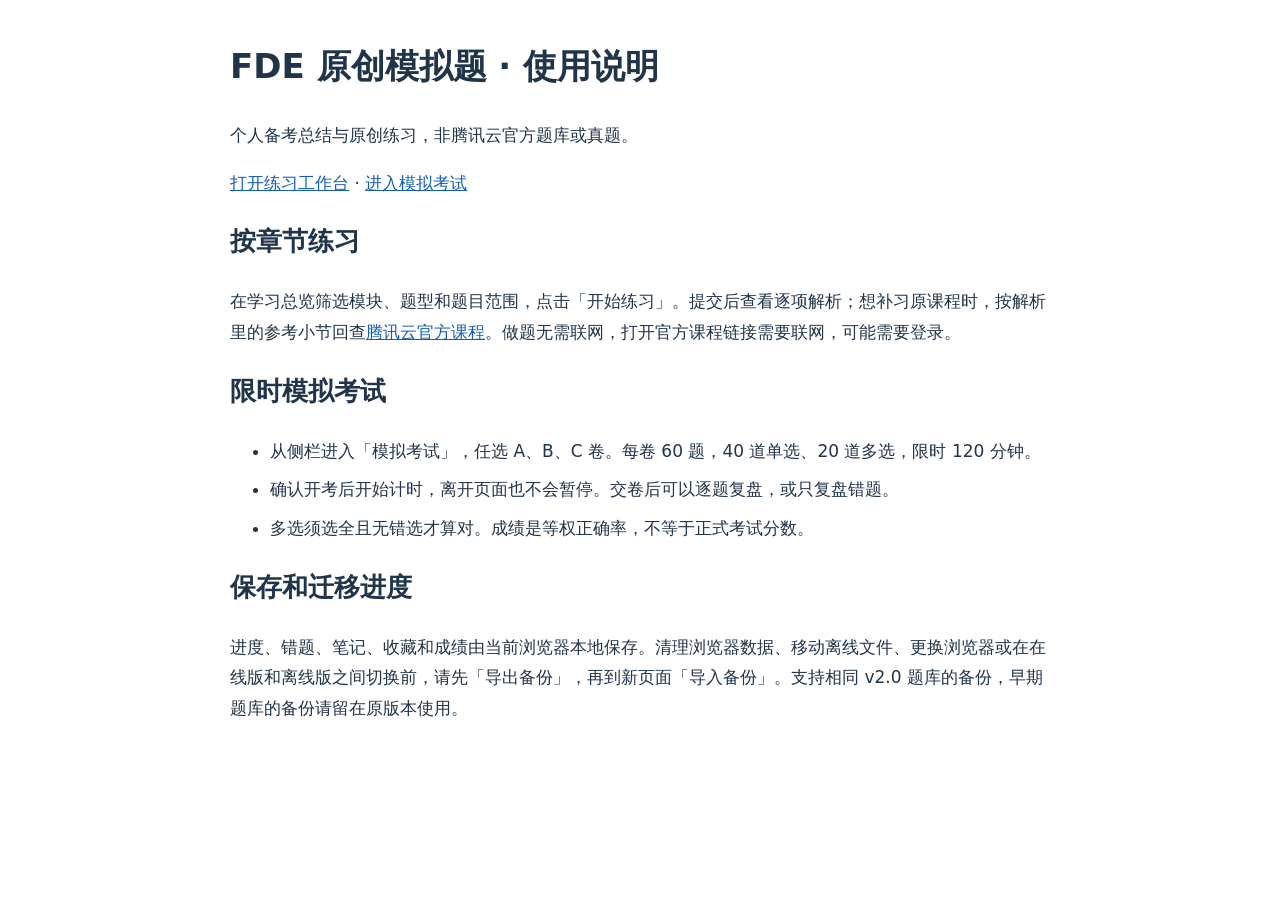
<file: 使用说明.html>
<!doctype html>
<html lang="zh-CN">
<head>
<meta charset="utf-8">
<meta name="viewport" content="width=device-width, initial-scale=1">
<title>FDE 题库使用说明</title>
<style>body{max-width:820px;margin:36px auto;padding:0 22px;font:17px/1.8 system-ui,"Microsoft YaHei",sans-serif;color:#20344a}a{color:#165eb4}li{margin:8px 0}</style>
</head>
<body>
<h1>FDE 原创模拟题 · 使用说明</h1>
<p>个人备考总结与原创练习，非腾讯云官方题库或真题。</p>
<p><a href="FDE_180题_离线练习.html">打开练习工作台</a> · <a href="FDE_180题_离线练习.html?paper=A">进入模拟考试</a></p>
<h2>按章节练习</h2>
<p>在学习总览筛选模块、题型和题目范围，点击「开始练习」。提交后查看逐项解析；想补习原课程时，按解析里的参考小节回查<a href="https://cloud.tencent.com/edu/learning/course-4767-84813-84825">腾讯云官方课程</a>。做题无需联网，打开官方课程链接需要联网，可能需要登录。</p>
<h2>限时模拟考试</h2>
<ul>
<li>从侧栏进入「模拟考试」，任选 A、B、C 卷。每卷 60 题，40 道单选、20 道多选，限时 120 分钟。</li>
<li>确认开考后开始计时，离开页面也不会暂停。交卷后可以逐题复盘，或只复盘错题。</li>
<li>多选须选全且无错选才算对。成绩是等权正确率，不等于正式考试分数。</li>
</ul>
<h2>保存和迁移进度</h2>
<p>进度、错题、笔记、收藏和成绩由当前浏览器本地保存。清理浏览器数据、移动离线文件、更换浏览器或在在线版和离线版之间切换前，请先「导出备份」，再到新页面「导入备份」。支持相同 v2.0 题库的备份，早期题库的备份请留在原版本使用。</p>
</body>
</html>
</file>
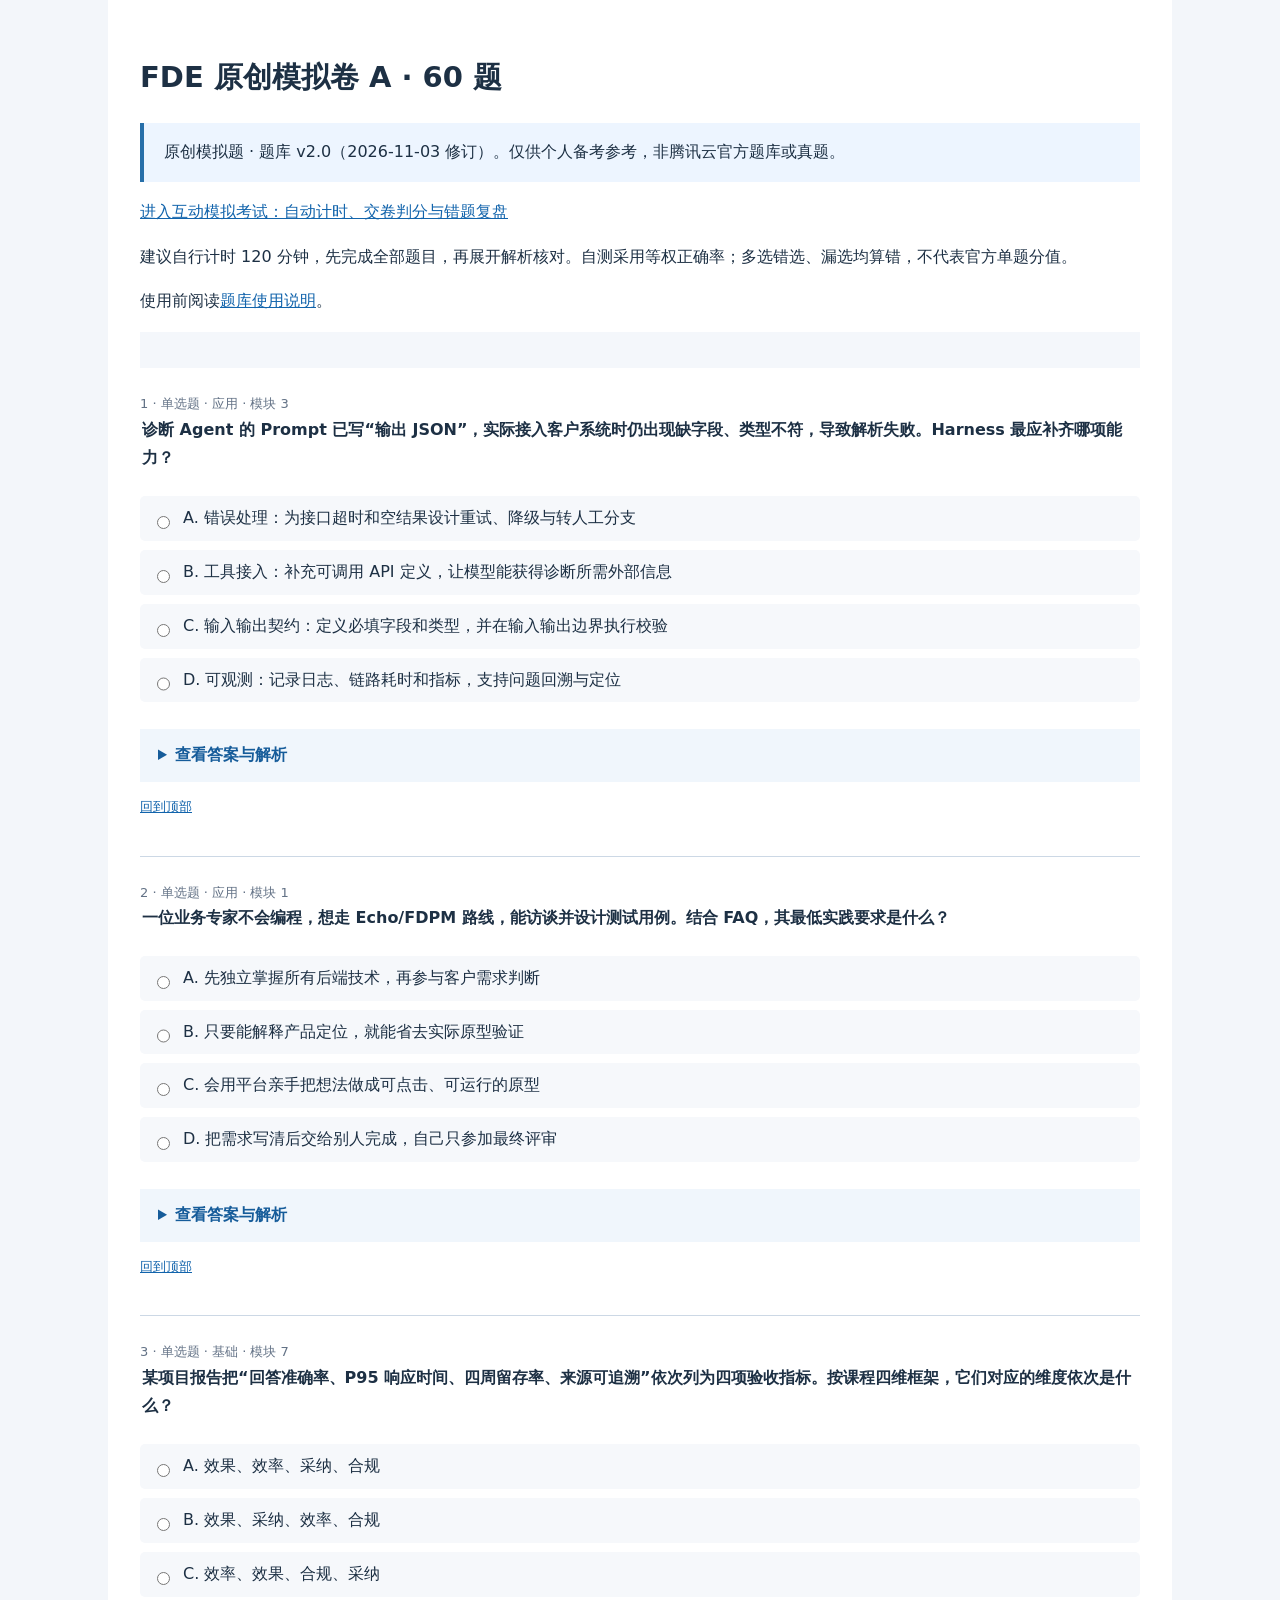
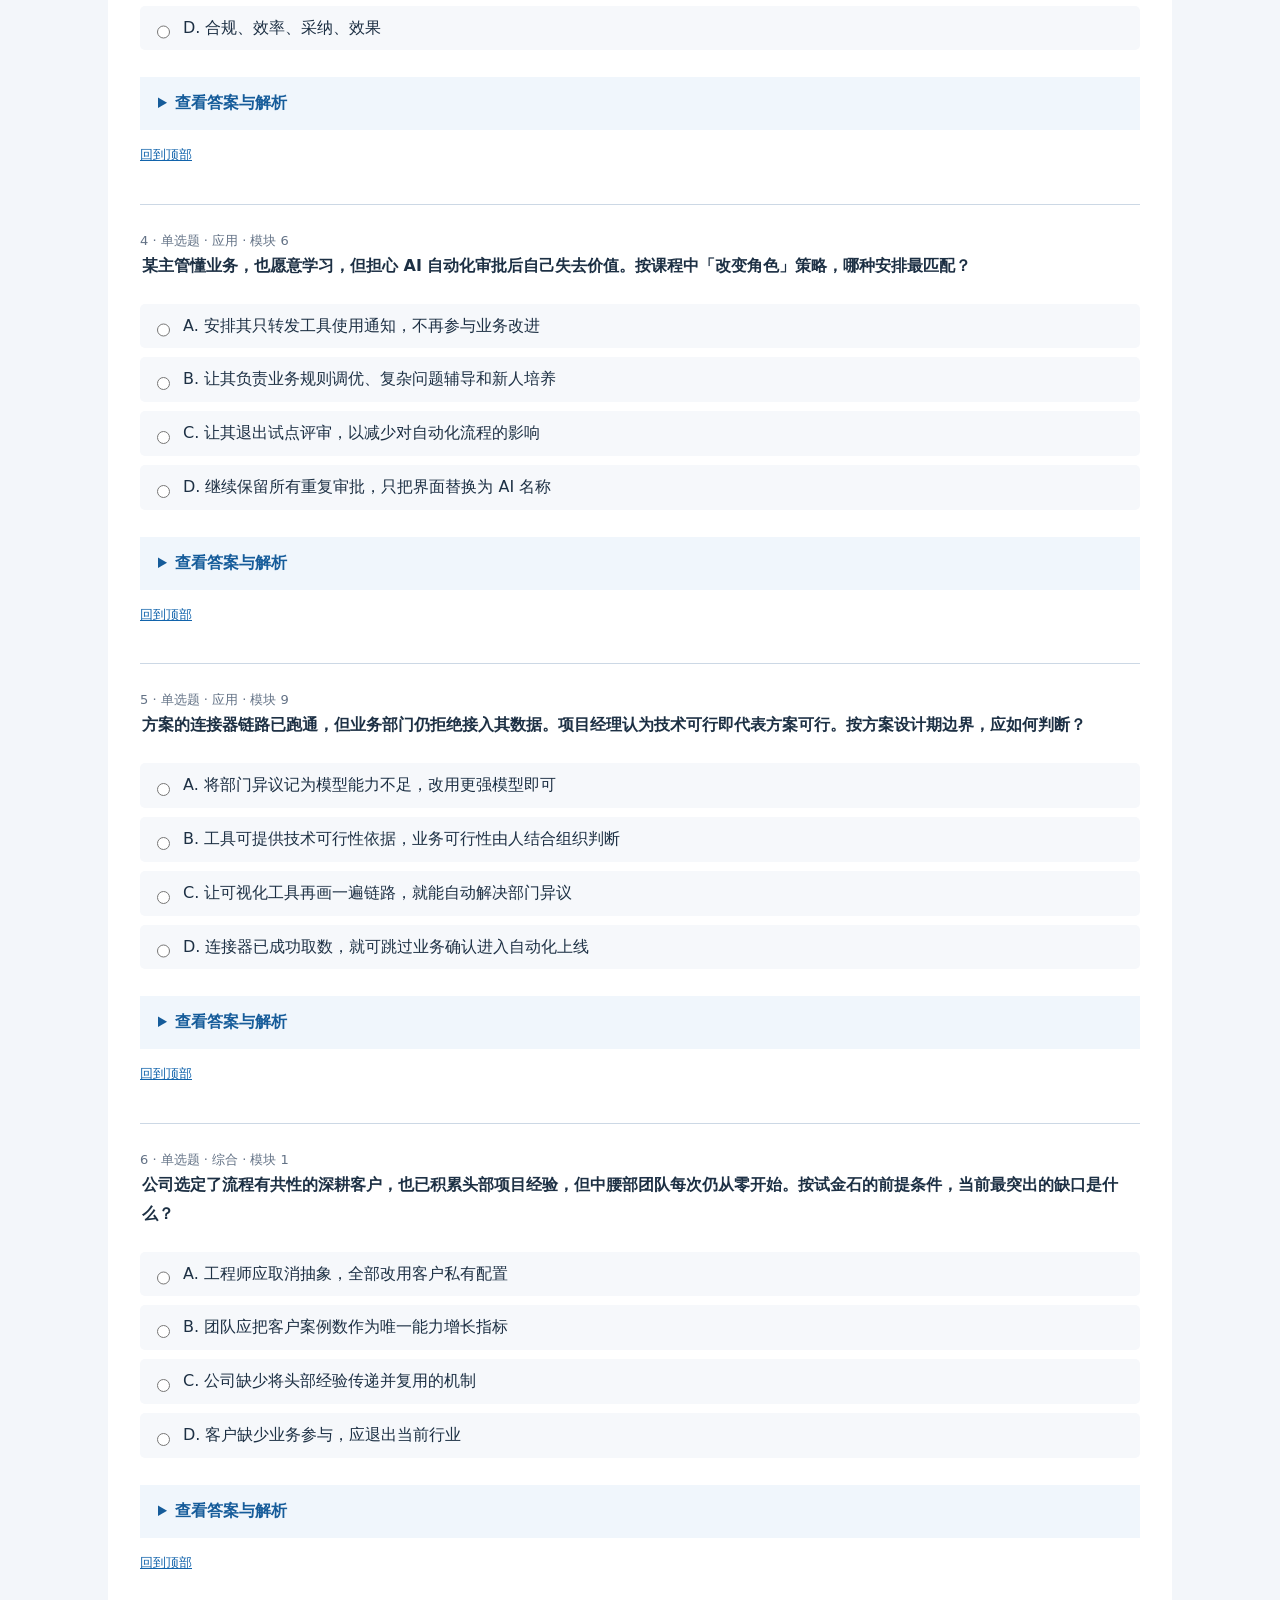
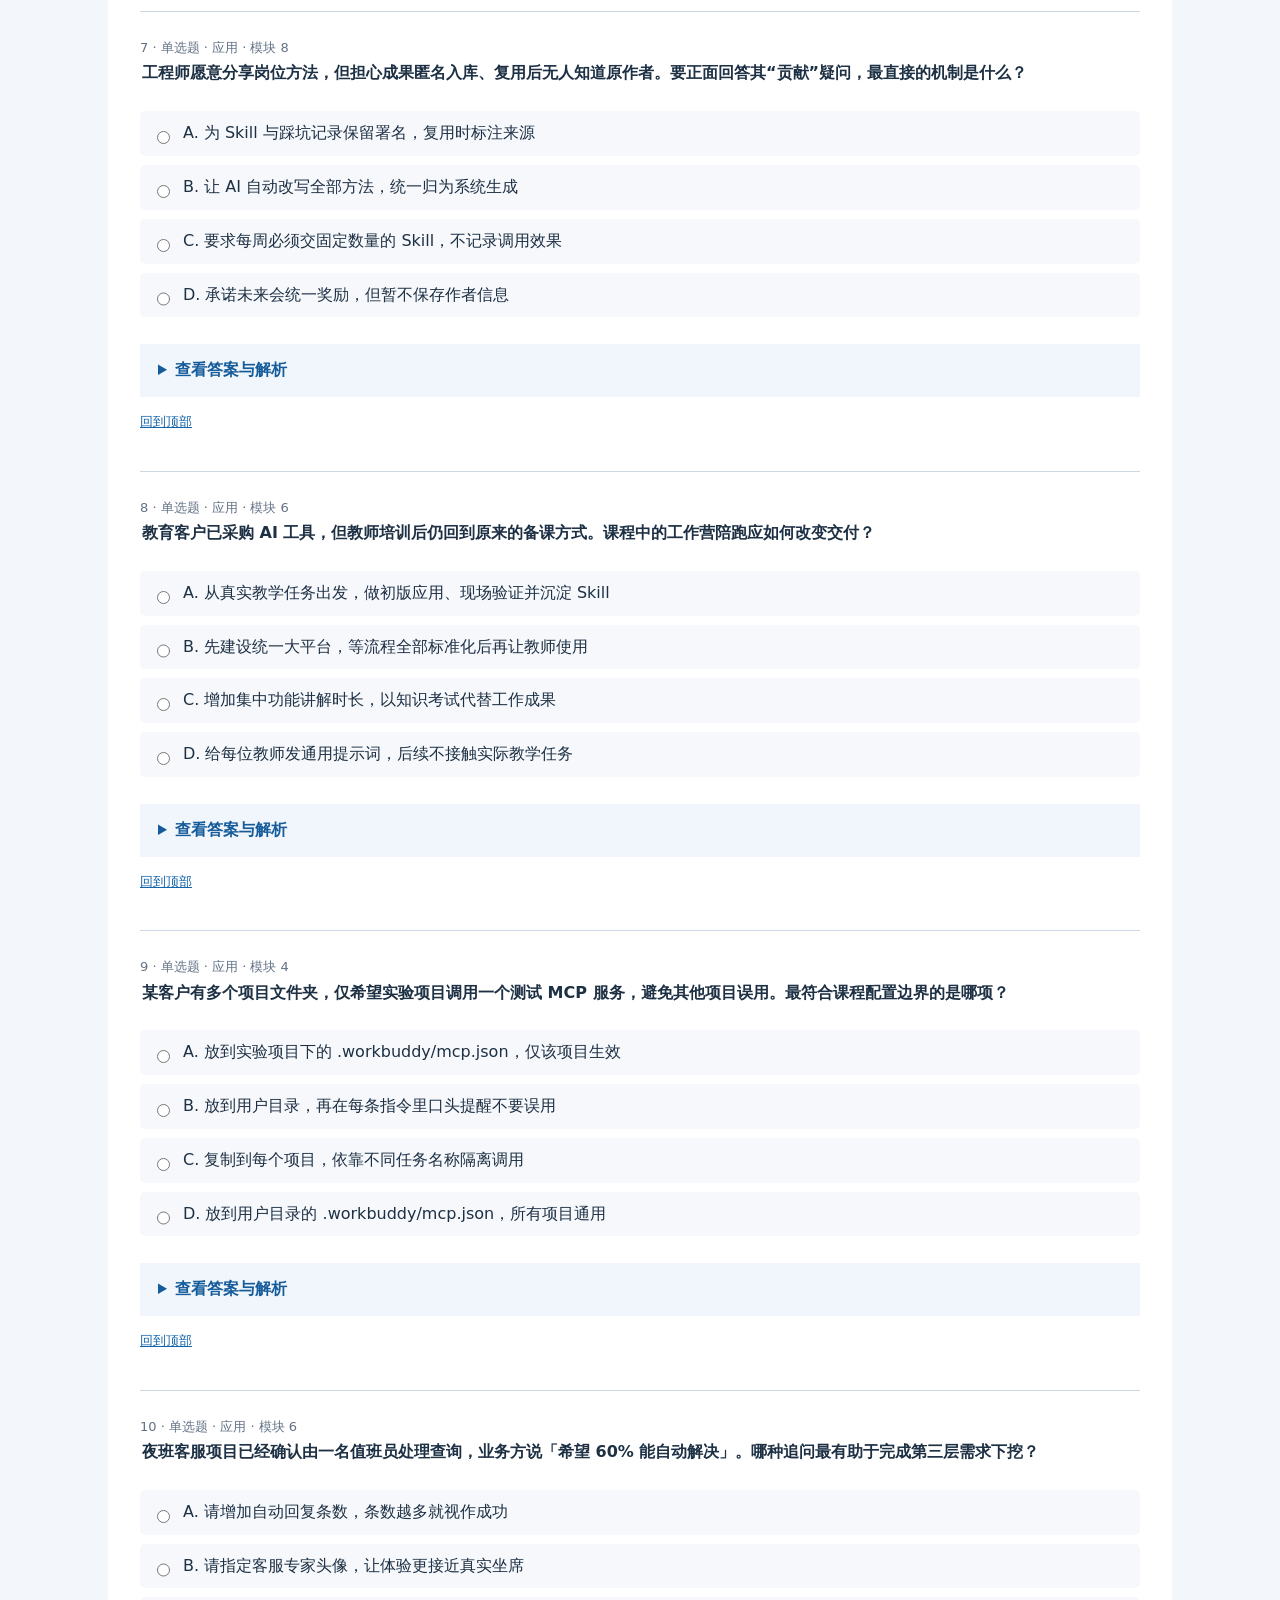
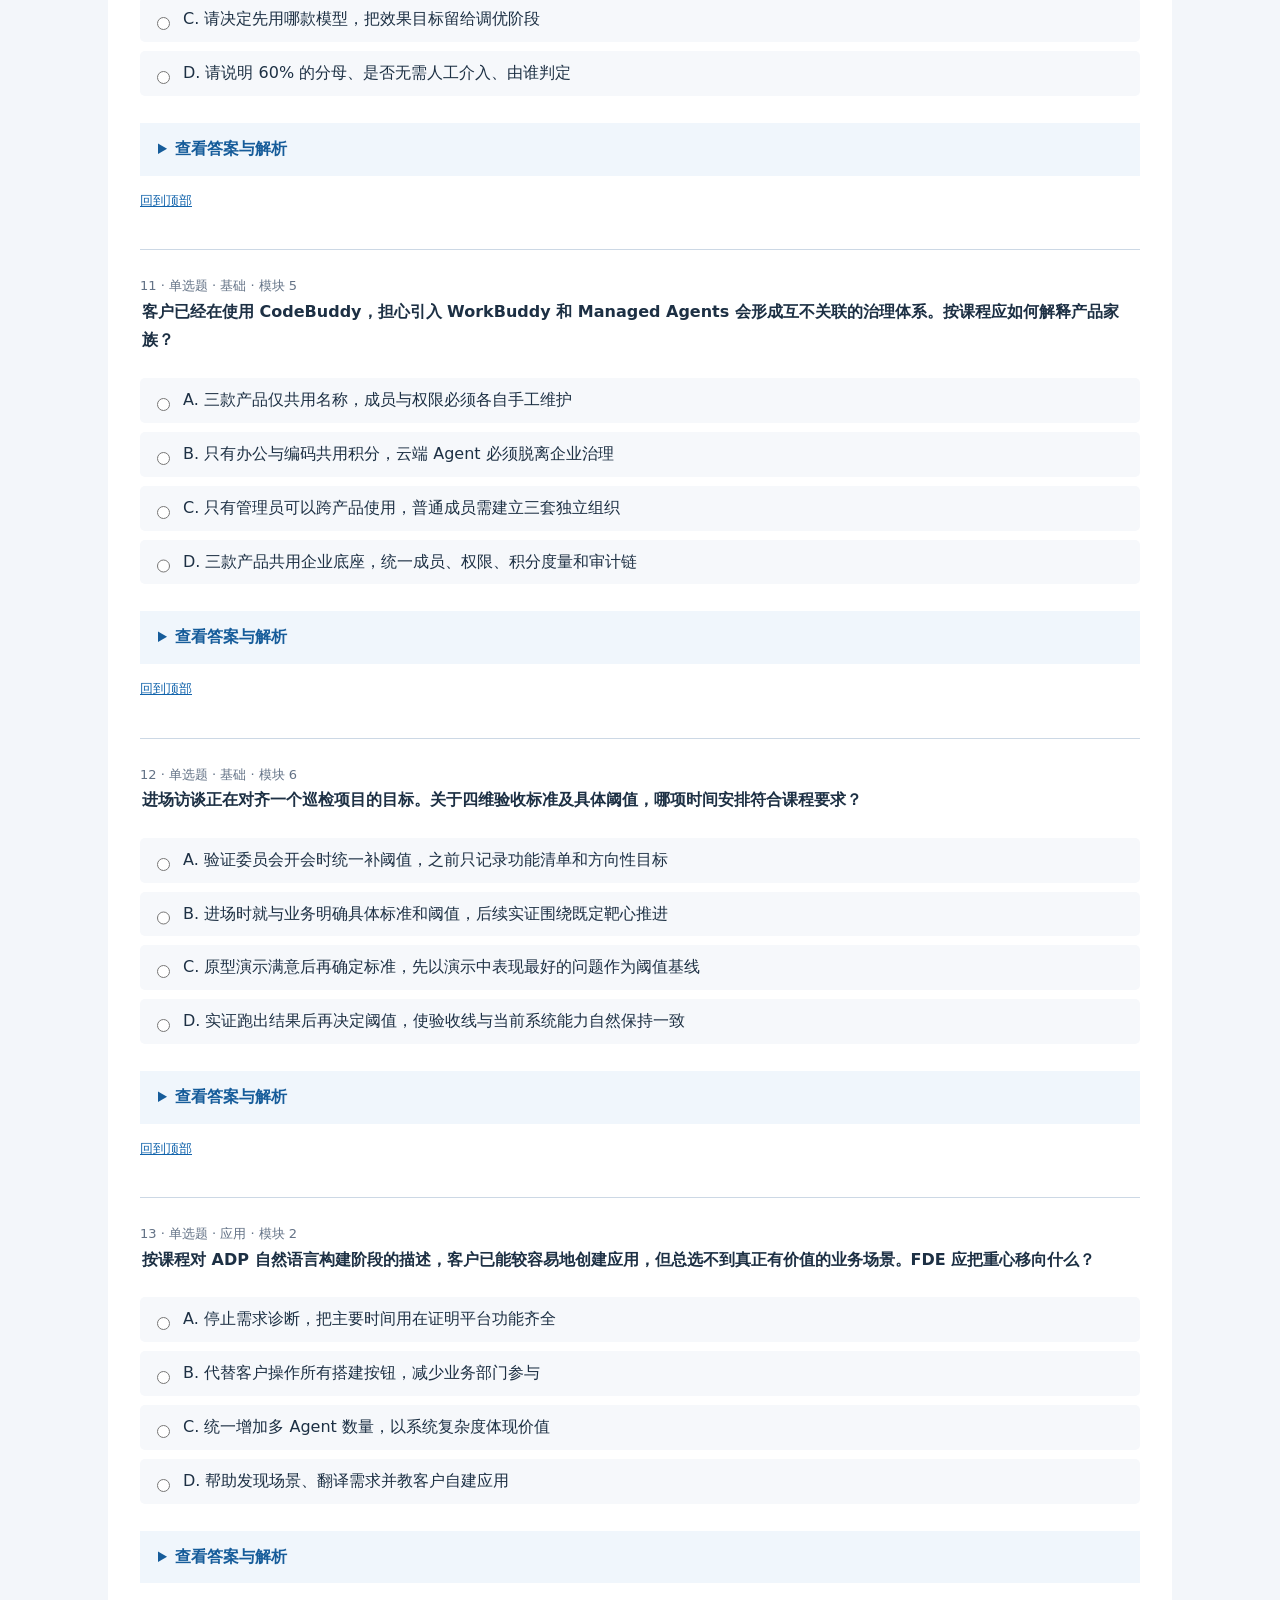
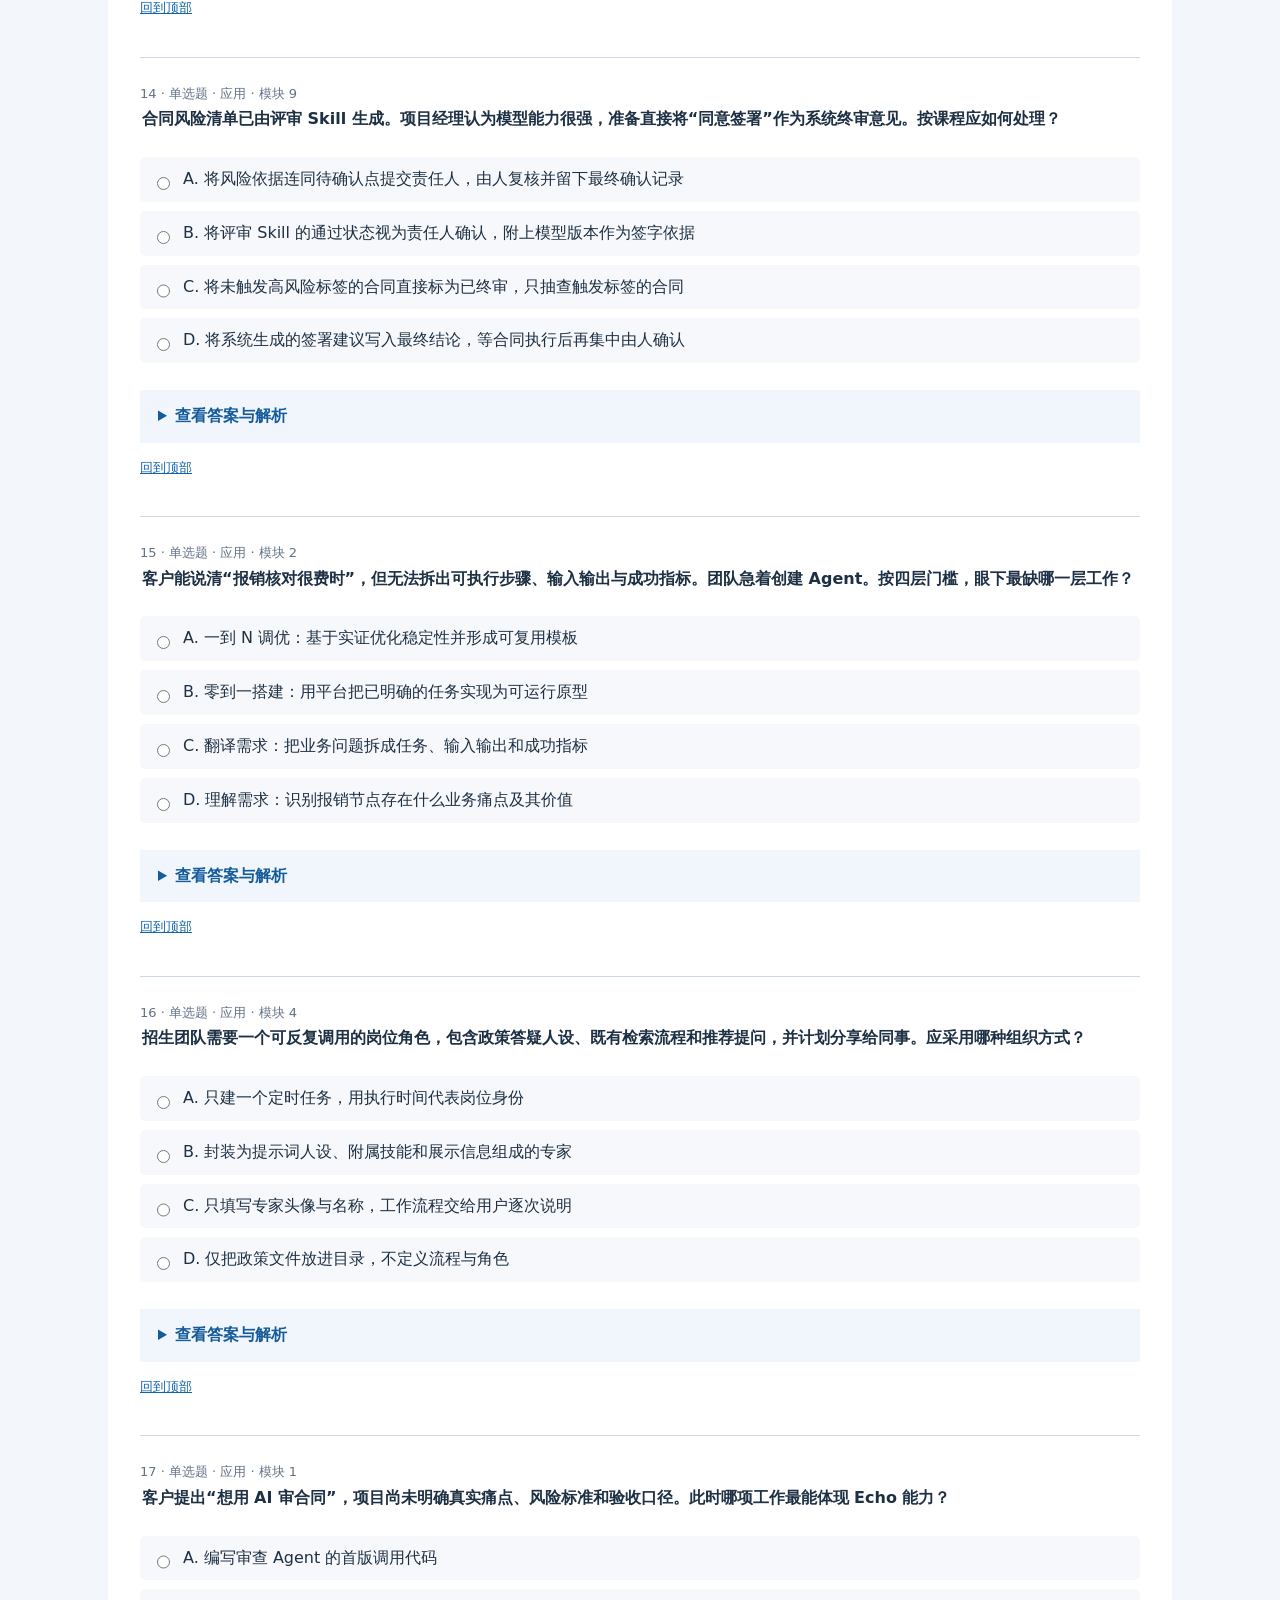
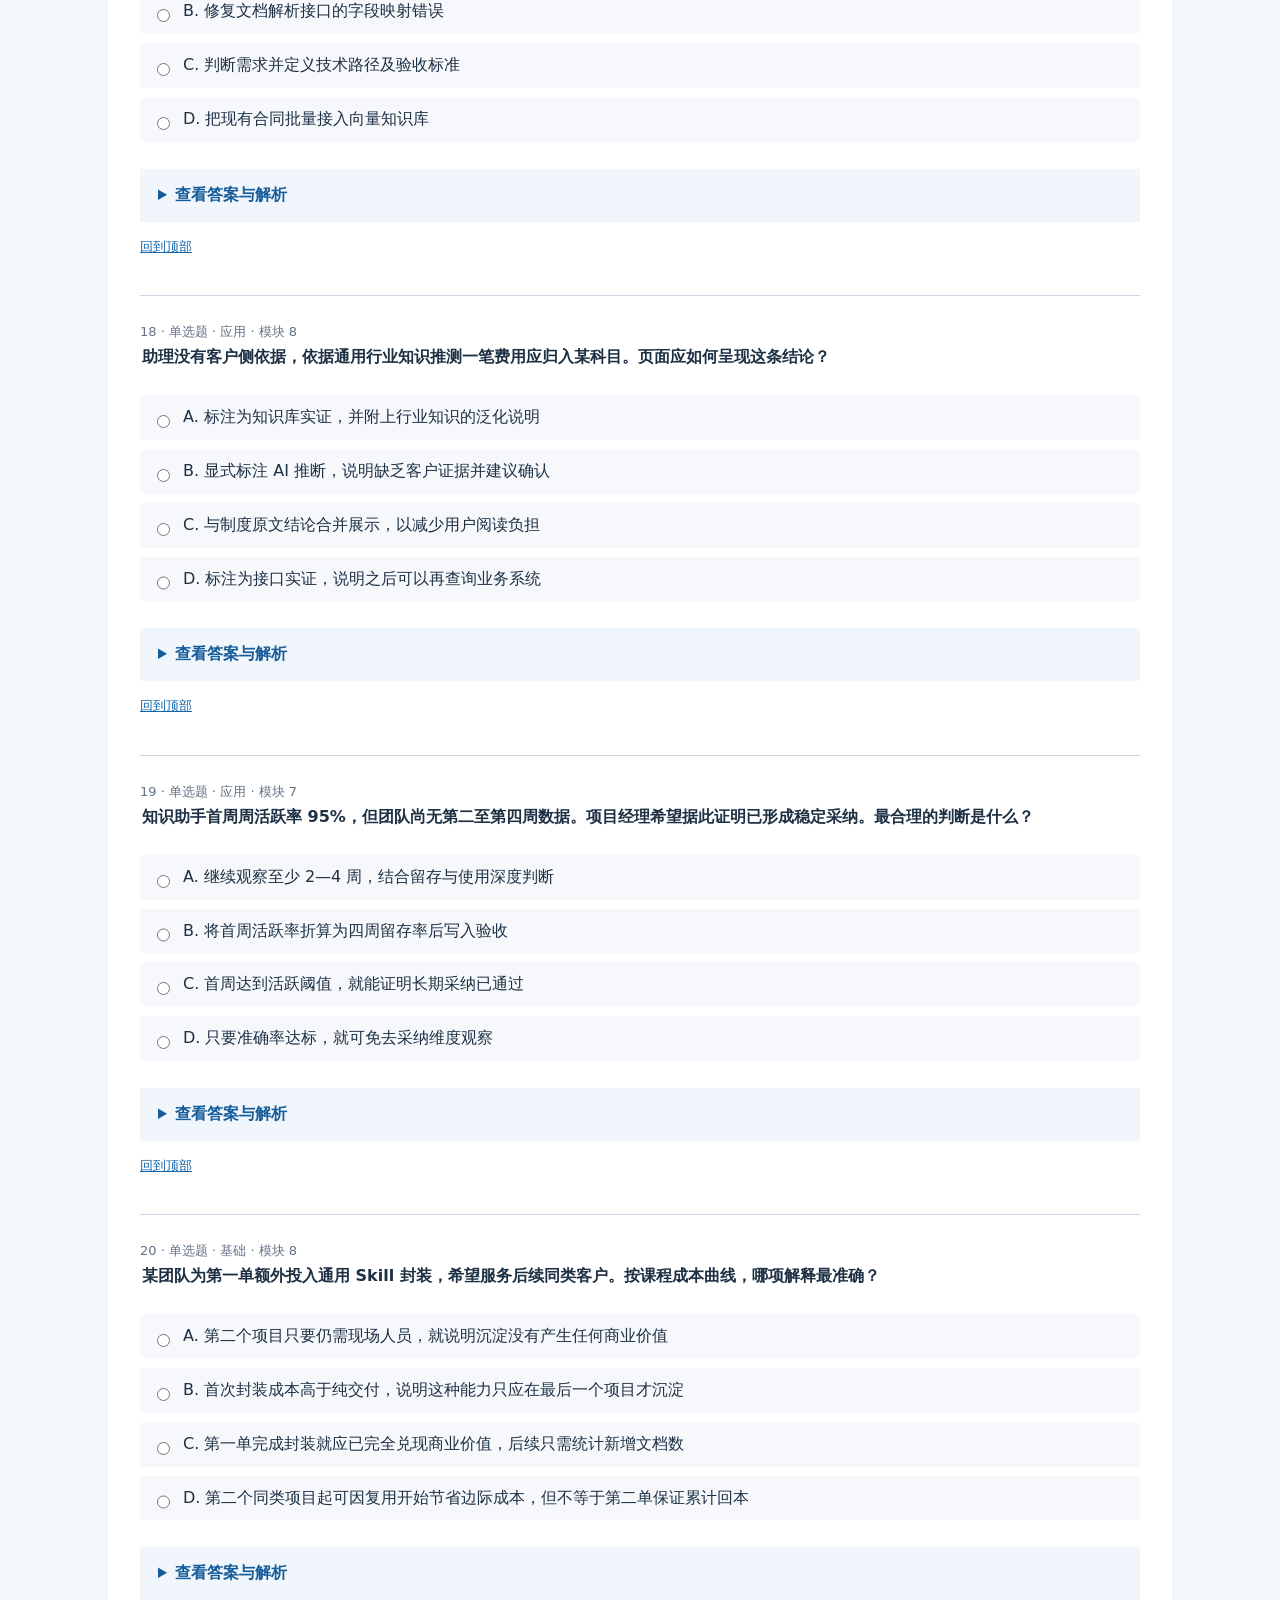
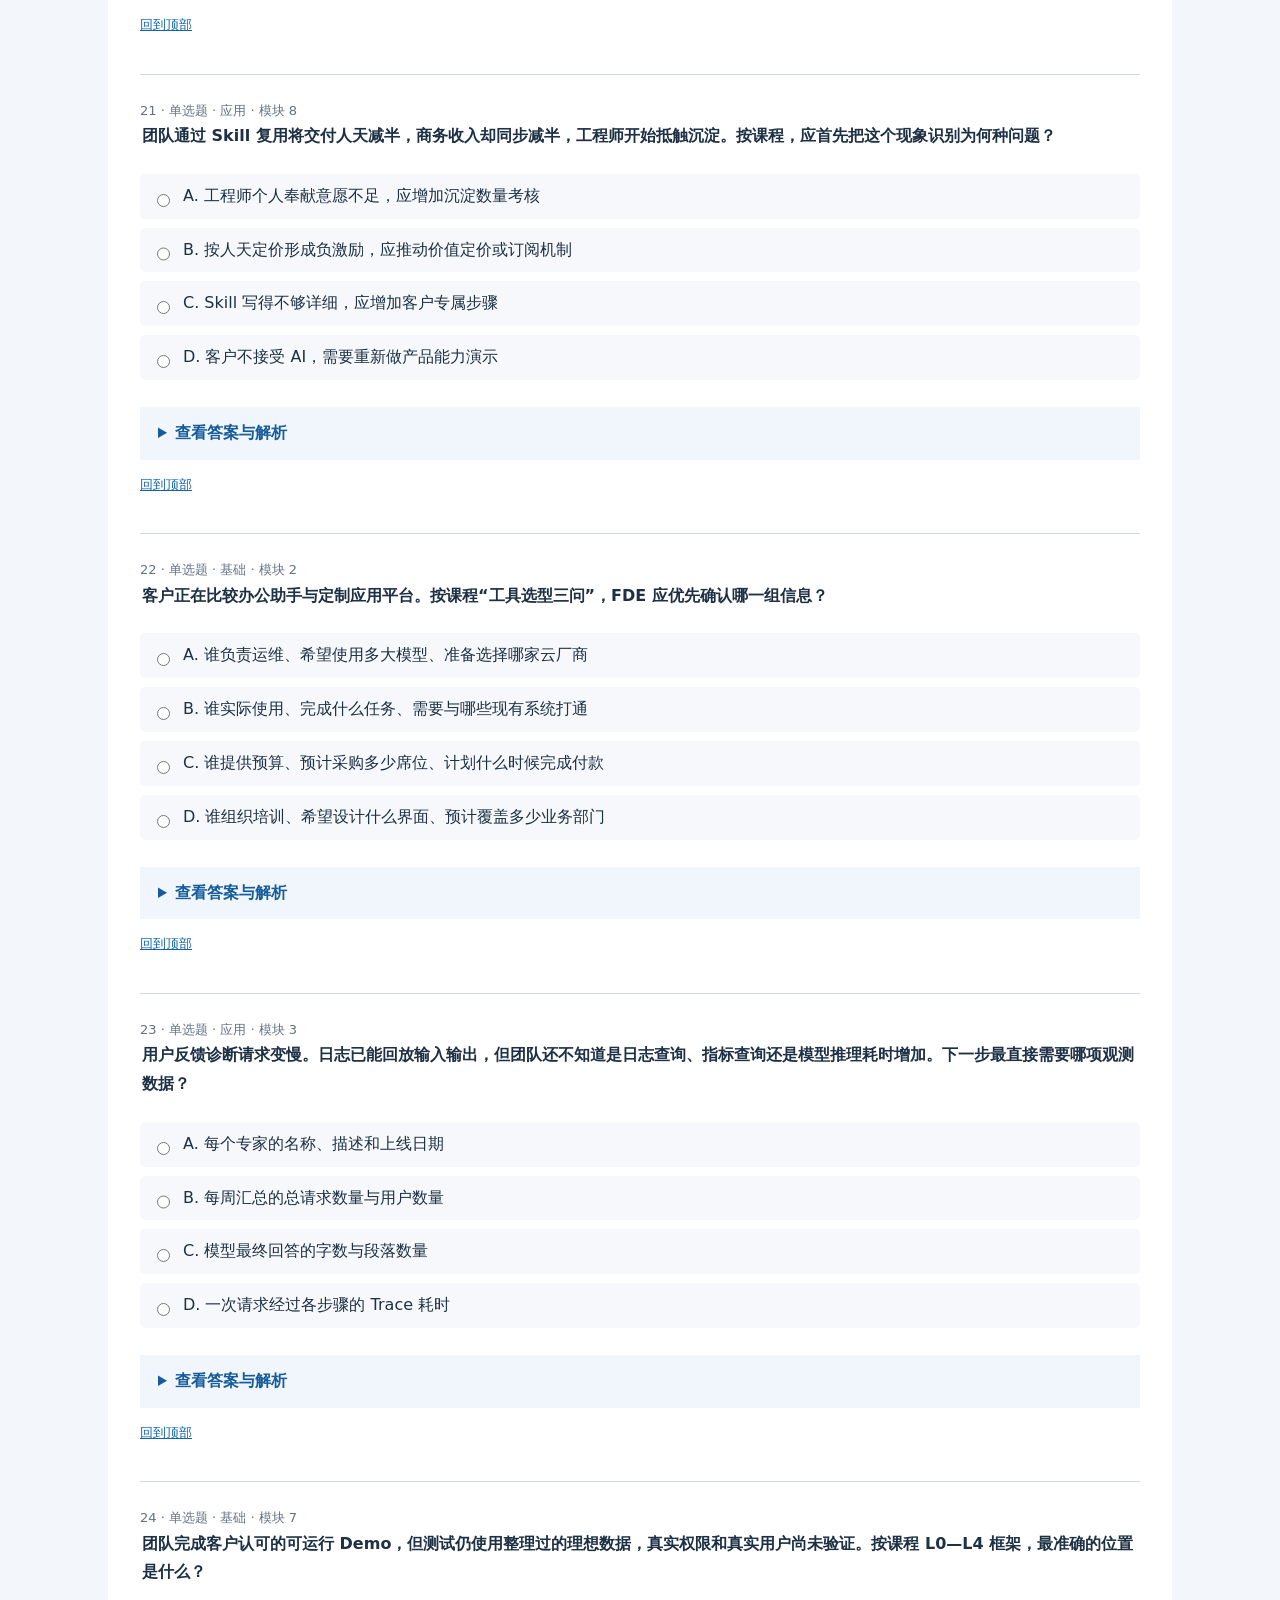
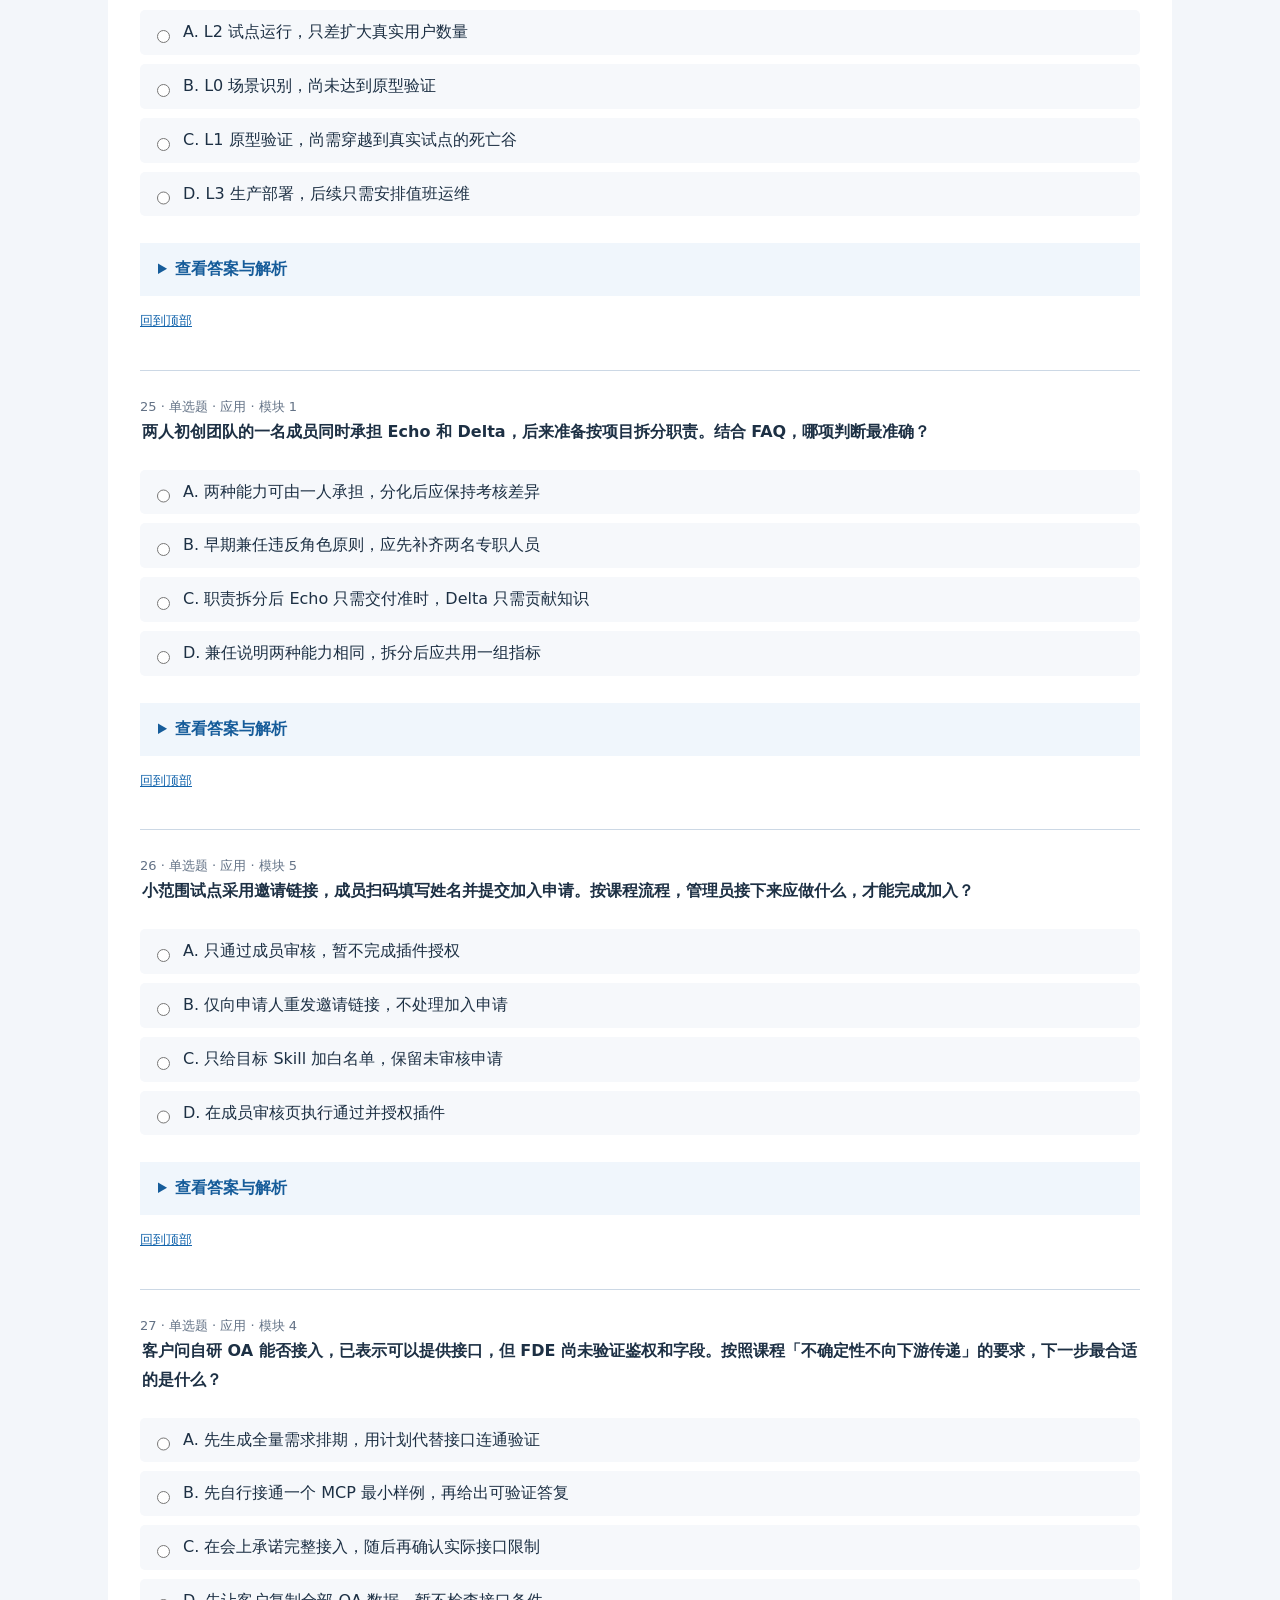
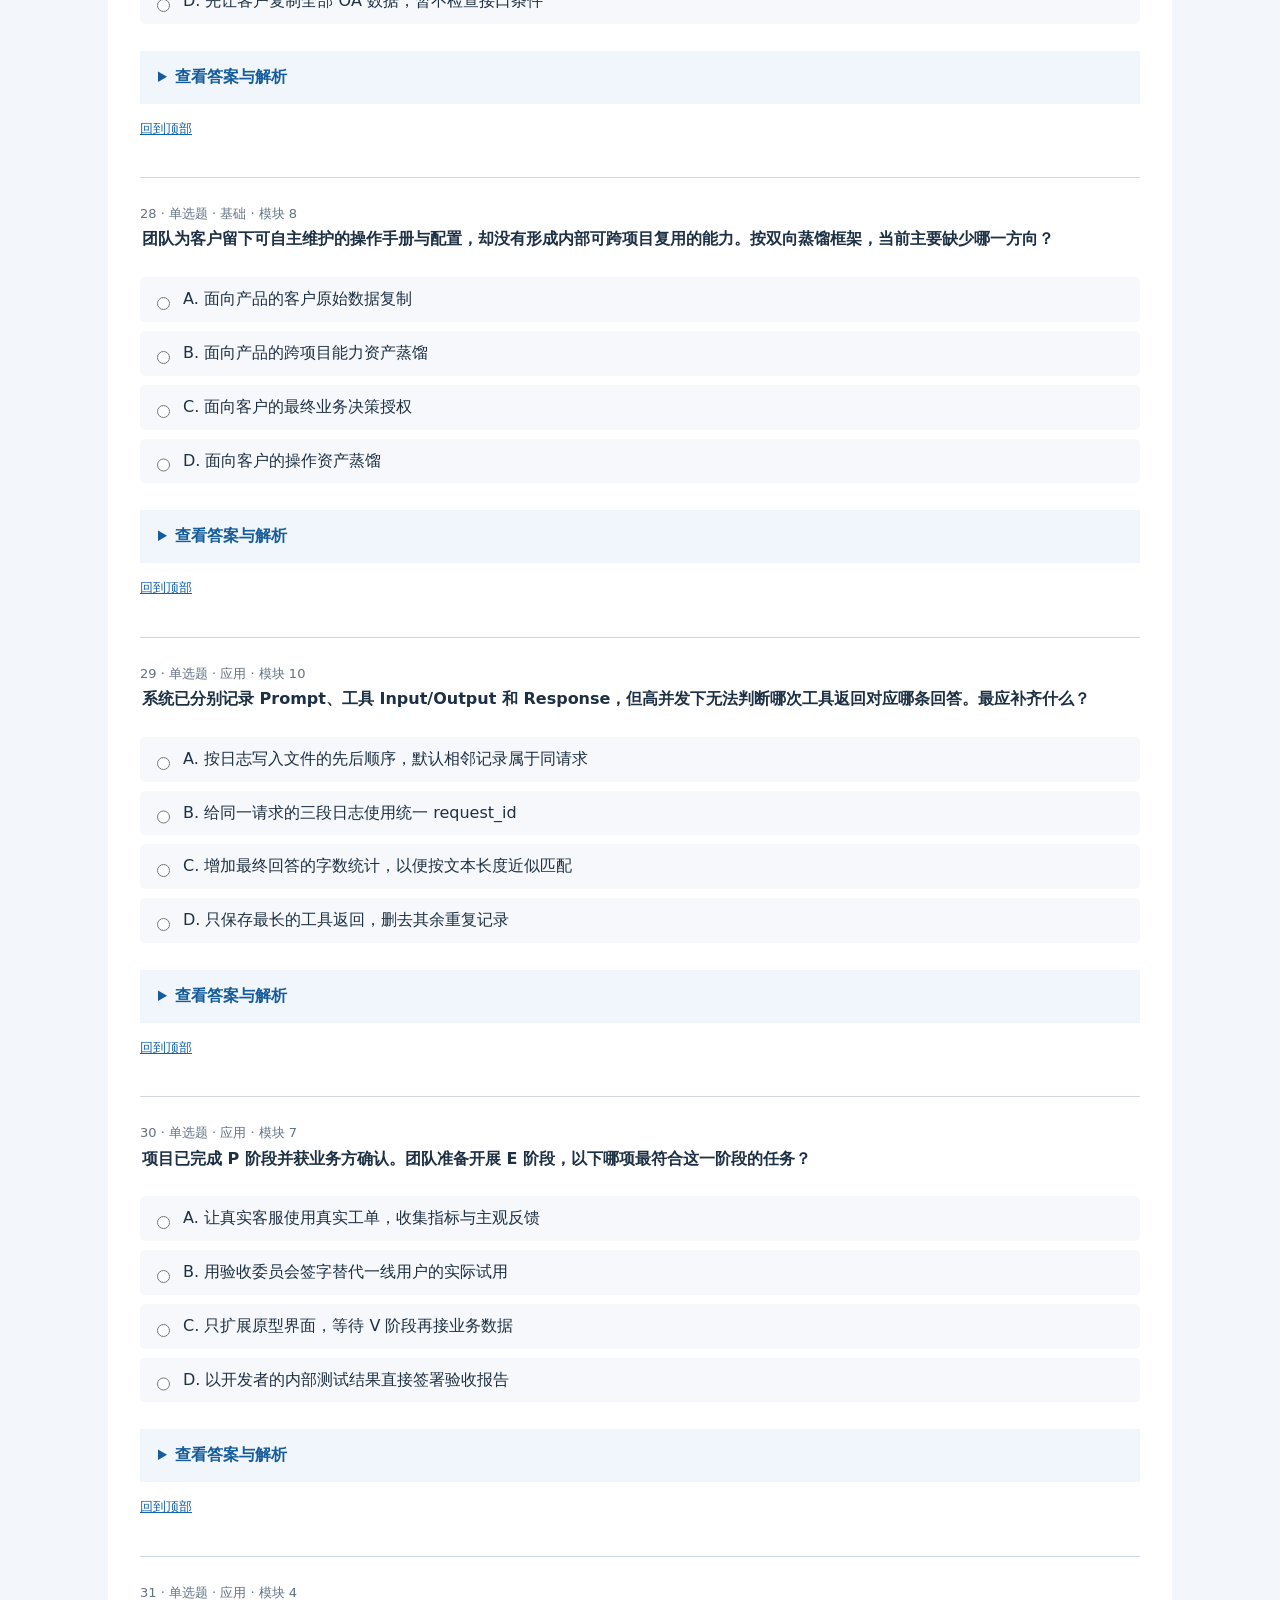
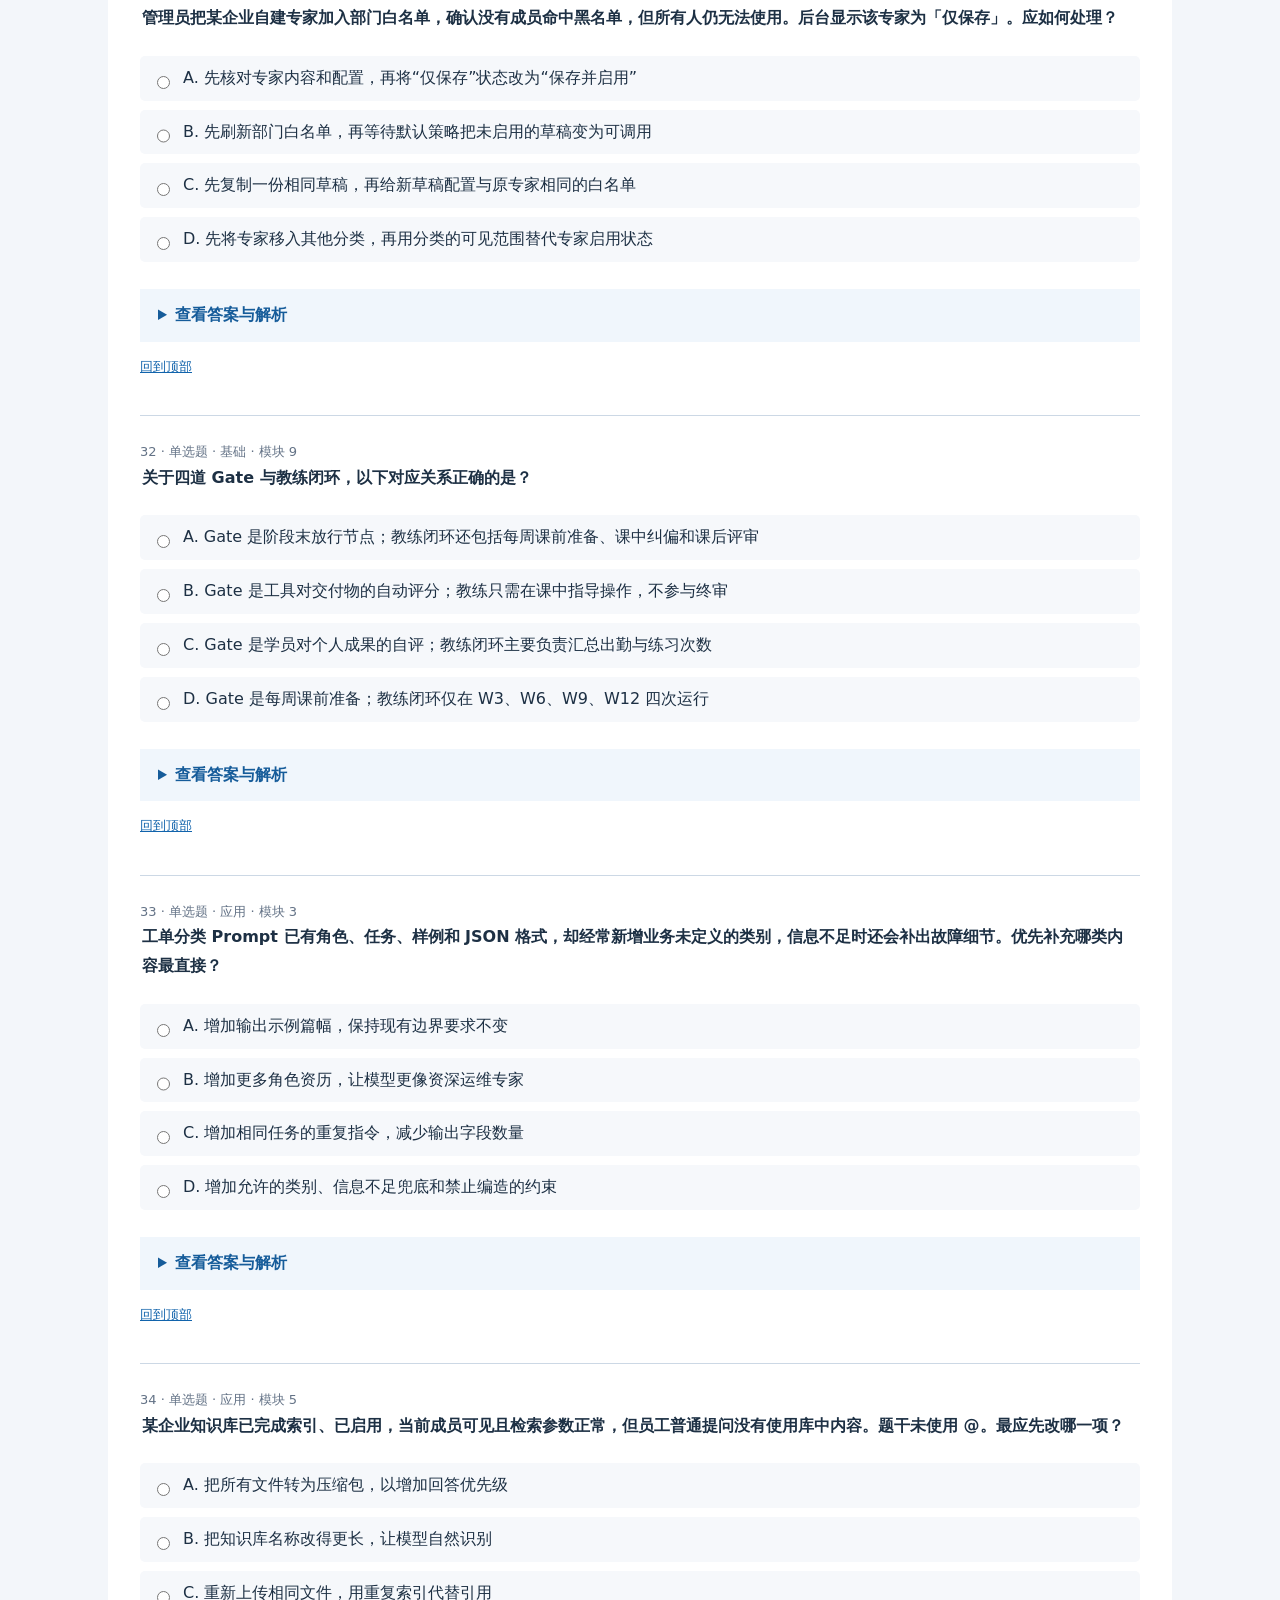
<file: 模拟卷/模拟卷A_离线练习.html>
<!doctype html><html lang="zh-CN"><head><meta charset="utf-8"><meta name="viewport" content="width=device-width,initial-scale=1"><title>FDE 原创模拟卷 A · 60 题</title><style>body{font:16px/1.8 "Microsoft YaHei",system-ui,sans-serif;color:#1d3044;background:#f3f6fa;margin:0}main{max-width:1000px;background:white;margin:auto;padding:32px}h1{font-size:29px}h2{font-size:23px;margin-top:40px}a{color:#1264ac}.notice{background:#edf5ff;border-left:4px solid #276fa9;padding:15px 20px}nav{background:#f4f7fb;padding:18px}nav a{display:inline-block;margin:4px 14px 4px 0}.question{padding:24px 0;border-bottom:1px solid #ccd8e5;break-inside:avoid}.meta{font-size:13px;color:#637286}fieldset{border:0;padding:0;margin:0}legend{font-weight:600;margin:8px 0 14px;white-space:pre-wrap}label{display:flex;gap:10px;margin:9px 0;padding:8px 12px;background:#f6f8fb;border-radius:5px;cursor:pointer}input{margin-top:8px;flex-shrink:0}details{background:#f0f6fc;margin-top:18px;padding:12px 18px}summary{cursor:pointer;color:#165c9a;font-weight:600}.answer{font-weight:700}blockquote{font-size:14px;color:#536579;border-left:3px solid #bdcfe1;padding-left:14px;margin-left:0}.source{font-size:14px}.source a{margin-right:14px}p{overflow-wrap:anywhere}.top{font-size:13px}table{border-collapse:collapse;width:100%}td,th{border:1px solid #d0dae5;padding:8px;text-align:left} @media(max-width:640px){main{padding:18px}h1{font-size:24px}}@media print{body{background:white}main{max-width:none;padding:0}details,.top{display:none}nav{break-after:page}a{color:inherit}label{background:white;padding:2px}}</style></head><body><main id="top"><h1>FDE 原创模拟卷 A · 60 题</h1><p class="notice">原创模拟题 · 题库 v2.0（2026-11-03 修订）。仅供个人备考参考，非腾讯云官方题库或真题。</p><p><a href="../FDE_180题_离线练习.html?paper=A">进入互动模拟考试：自动计时、交卷判分与错题复盘</a></p><p>建议自行计时 120 分钟，先完成全部题目，再展开解析核对。自测采用等权正确率；多选错选、漏选均算错，不代表官方单题分值。</p><p>使用前阅读<a href="../使用说明.html">题库使用说明</a>。</p><nav aria-label="模块导航"></nav><section class="question" id="FDE-041"><div class="meta">1 · 单选题 · 应用 · 模块 3</div><fieldset><legend>诊断 Agent 的 Prompt 已写“输出 JSON”，实际接入客户系统时仍出现缺字段、类型不符，导致解析失败。Harness 最应补齐哪项能力？</legend><label><input type="radio" name="FDE-041" value="A"><span>A. 错误处理：为接口超时和空结果设计重试、降级与转人工分支</span></label><label><input type="radio" name="FDE-041" value="B"><span>B. 工具接入：补充可调用 API 定义，让模型能获得诊断所需外部信息</span></label><label><input type="radio" name="FDE-041" value="C"><span>C. 输入输出契约：定义必填字段和类型，并在输入输出边界执行校验</span></label><label><input type="radio" name="FDE-041" value="D"><span>D. 可观测：记录日志、链路耗时和指标，支持问题回溯与定位</span></label></fieldset><details><summary>查看答案与解析</summary><p class="answer">答案：C</p><p>Prompt 写了 JSON 只是生成要求。接入系统的结构保证还需输入输出契约，明确 Schema 并执行校验；不能把日志或超时兜底当成格式契约的替代品。</p><ul><li><strong>A</strong>：错误兜底重要，但不能替代对正常输出的字段结构和类型验证。</li><li><strong>B</strong>：工具接入解决能否调用外部能力，不直接保证交付 JSON 字段与类型合规。</li><li><strong>C</strong>：缺字段和类型不符正是契约校验应在系统边界发现并处理的问题。</li><li><strong>D</strong>：观测能暴露问题，仍需契约校验才能约束系统接收的数据结构。</li></ul><p class="source">参考小节：<a href="https://cloud.tencent.com/edu/learning/course-4767-84815-84836">3.3 Harness 构建——把模型包成可运行的系统</a></p></details><p class="top"><a href="#top">回到顶部</a></p></section><section class="question" id="FDE-012"><div class="meta">2 · 单选题 · 应用 · 模块 1</div><fieldset><legend>一位业务专家不会编程，想走 Echo/FDPM 路线，能访谈并设计测试用例。结合 FAQ，其最低实践要求是什么？</legend><label><input type="radio" name="FDE-012" value="A"><span>A. 先独立掌握所有后端技术，再参与客户需求判断</span></label><label><input type="radio" name="FDE-012" value="B"><span>B. 只要能解释产品定位，就能省去实际原型验证</span></label><label><input type="radio" name="FDE-012" value="C"><span>C. 会用平台亲手把想法做成可点击、可运行的原型</span></label><label><input type="radio" name="FDE-012" value="D"><span>D. 把需求写清后交给别人完成，自己只参加最终评审</span></label></fieldset><details><summary>查看答案与解析</summary><p class="answer">答案：C</p><p>FAQ 明确允许业务背景成员走 Echo/FDPM 路线，但仍要求亲手跑出原型。不要求每个人都会写代码，也不能以只沟通、不动手的方式替代从想法到可运行产物的验证。</p><ul><li><strong>A</strong>：课程允许能力分工，并未要求人人精通全部后端。</li><li><strong>B</strong>：定位讲解不能替代将需求落为可运行产物的能力。</li><li><strong>C</strong>：不会编程可用平台实现原型，满足 FAQ 的动手底线。</li><li><strong>D</strong>：只转述和评审会落入传话式陷阱，缺少实践验证。</li></ul><p class="source">参考小节：<a href="https://cloud.tencent.com/edu/learning/course-4767-84813-84825">1.3 Echo 与 Delta：两种能力侧</a><a href="https://cloud.tencent.com/edu/learning/course-4767-84824-84894">12.1 A 角色认知（4 问）</a></p></details><p class="top"><a href="#top">回到顶部</a></p></section><section class="question" id="FDE-113"><div class="meta">3 · 单选题 · 基础 · 模块 7</div><fieldset><legend>某项目报告把“回答准确率、P95 响应时间、四周留存率、来源可追溯”依次列为四项验收指标。按课程四维框架，它们对应的维度依次是什么？</legend><label><input type="radio" name="FDE-113" value="A"><span>A. 效果、效率、采纳、合规</span></label><label><input type="radio" name="FDE-113" value="B"><span>B. 效果、采纳、效率、合规</span></label><label><input type="radio" name="FDE-113" value="C"><span>C. 效率、效果、合规、采纳</span></label><label><input type="radio" name="FDE-113" value="D"><span>D. 合规、效率、采纳、效果</span></label></fieldset><details><summary>查看答案与解析</summary><p class="answer">答案：A</p><p>四维分别回答对不对、快不快、用不用、安不安全。准确率衡量效果，P95 衡量效率，四周留存检验持续采纳，可溯源保障合规审计，不能因为四项都是数字就归入同一维度。</p><ul><li><strong>A</strong>：准确性、速度、持续使用与可审计性分别对应四维。</li><li><strong>B</strong>：响应时间属于效率，留存属于采纳，二者不能互换。</li><li><strong>C</strong>：该映射混淆了业务质量、性能、持续使用和合规要求。</li><li><strong>D</strong>：准确率是效果，来源标注的审计属性归于合规。</li></ul><p class="source">参考小节：<a href="https://cloud.tencent.com/edu/learning/course-4767-84819-84860">7.2 验收标准</a></p></details><p class="top"><a href="#top">回到顶部</a></p></section><section class="question" id="FDE-100"><div class="meta">4 · 单选题 · 应用 · 模块 6</div><fieldset><legend>某主管懂业务，也愿意学习，但担心 AI 自动化审批后自己失去价值。按课程中「改变角色」策略，哪种安排最匹配？</legend><label><input type="radio" name="FDE-100" value="A"><span>A. 安排其只转发工具使用通知，不再参与业务改进</span></label><label><input type="radio" name="FDE-100" value="B"><span>B. 让其负责业务规则调优、复杂问题辅导和新人培养</span></label><label><input type="radio" name="FDE-100" value="C"><span>C. 让其退出试点评审，以减少对自动化流程的影响</span></label><label><input type="radio" name="FDE-100" value="D"><span>D. 继续保留所有重复审批，只把界面替换为 AI 名称</span></label></fieldset><details><summary>查看答案与解析</summary><p class="answer">答案：B</p><p>改变角色不是简单削除中层职责，而是把价值从审批和信息差转向业务经验调优、复杂问题与团队培养。题设主管有业务能力和学习意愿，正符合课程建议转为 AI 训练师或教练的适用条件。</p><ul><li><strong>A</strong>：仅转发通知削弱了其业务贡献，也非课程建议。</li><li><strong>B</strong>：把业务经验投入 AI 调优和团队教练，匹配策略。</li><li><strong>C</strong>：排除参与会加重被替代感，未形成新的价值来源。</li><li><strong>D</strong>：保留全部重复审批没有真正改变角色和工作方式。</li></ul><p class="source">参考小节：<a href="https://cloud.tencent.com/edu/learning/course-4767-84818-84854">6.4 一线抵触——技术问题都有解法，人的问题没有</a></p></details><p class="top"><a href="#top">回到顶部</a></p></section><section class="question" id="FDE-156"><div class="meta">5 · 单选题 · 应用 · 模块 9</div><fieldset><legend>方案的连接器链路已跑通，但业务部门仍拒绝接入其数据。项目经理认为技术可行即代表方案可行。按方案设计期边界，应如何判断？</legend><label><input type="radio" name="FDE-156" value="A"><span>A. 将部门异议记为模型能力不足，改用更强模型即可</span></label><label><input type="radio" name="FDE-156" value="B"><span>B. 工具可提供技术可行性依据，业务可行性由人结合组织判断</span></label><label><input type="radio" name="FDE-156" value="C"><span>C. 让可视化工具再画一遍链路，就能自动解决部门异议</span></label><label><input type="radio" name="FDE-156" value="D"><span>D. 连接器已成功取数，就可跳过业务确认进入自动化上线</span></label></fieldset><details><summary>查看答案与解析</summary><p class="answer">答案：B</p><p>技术可行与业务可行不同。连接器能取数只说明技术链路成立，部门是否接受、数据权限是否合理以及隐性诉求，需要人处理；工具可以整理依据或画流程，不能据此替业务方批准方案。</p><ul><li><strong>A</strong>：异议来自组织与数据接受程度，换模型不解决该根因。</li><li><strong>B</strong>：数据链路成功不代表业务接受，组织判断仍由人负责。</li><li><strong>C</strong>：图能辅助沟通，无法自动承担相关方管理和组织取舍。</li><li><strong>D</strong>：授权与接受程度未达成，技术成功不足以代替业务判断。</li></ul><p class="source">参考小节：<a href="https://cloud.tencent.com/edu/learning/course-4767-84821-84872">9.4 工具边界清单</a></p></details><p class="top"><a href="#top">回到顶部</a></p></section><section class="question" id="FDE-014"><div class="meta">6 · 单选题 · 综合 · 模块 1</div><fieldset><legend>公司选定了流程有共性的深耕客户，也已积累头部项目经验，但中腰部团队每次仍从零开始。按试金石的前提条件，当前最突出的缺口是什么？</legend><label><input type="radio" name="FDE-014" value="A"><span>A. 工程师应取消抽象，全部改用客户私有配置</span></label><label><input type="radio" name="FDE-014" value="B"><span>B. 团队应把客户案例数作为唯一能力增长指标</span></label><label><input type="radio" name="FDE-014" value="C"><span>C. 公司缺少将头部经验传递并复用的机制</span></label><label><input type="radio" name="FDE-014" value="D"><span>D. 客户缺少业务参与，应退出当前行业</span></label></fieldset><details><summary>查看答案与解析</summary><p class="answer">答案：C</p><p>题干已给出值得深耕的客户和可抽象流程，缺口集中在组织复用机制。若头部经验无法传递到中腰部，项目资产难以降低后续现场投入，规模化 FDE 的关键条件仍不完整。</p><ul><li><strong>A</strong>：私有配置会削弱跨项目复用，与目标方向相反。</li><li><strong>B</strong>：案例数不能代表经验可传递或现场投入下降。</li><li><strong>C</strong>：头部经验无法传到中腰部，直接指向组织复用机制。</li><li><strong>D</strong>：题设没有业务缺席证据，反而已确认深耕条件。</li></ul><p class="source">参考小节：<a href="https://cloud.tencent.com/edu/learning/course-4767-84813-84825">1.2 真假 FDE 的试金石</a></p></details><p class="top"><a href="#top">回到顶部</a></p></section><section class="question" id="FDE-138"><div class="meta">7 · 单选题 · 应用 · 模块 8</div><fieldset><legend>工程师愿意分享岗位方法，但担心成果匿名入库、复用后无人知道原作者。要正面回答其“贡献”疑问，最直接的机制是什么？</legend><label><input type="radio" name="FDE-138" value="A"><span>A. 为 Skill 与踩坑记录保留署名，复用时标注来源</span></label><label><input type="radio" name="FDE-138" value="B"><span>B. 让 AI 自动改写全部方法，统一归为系统生成</span></label><label><input type="radio" name="FDE-138" value="C"><span>C. 要求每周必须交固定数量的 Skill，不记录调用效果</span></label><label><input type="radio" name="FDE-138" value="D"><span>D. 承诺未来会统一奖励，但暂不保存作者信息</span></label></fieldset><details><summary>查看答案与解析</summary><p class="answer">答案：A</p><p>信任四问中的贡献问关心个人成果是否被承认。保留原作者署名并在复用时标注来源，能把贡献落实为可追溯记录；泛泛承诺或数量考核都不能替代具体归属机制。</p><ul><li><strong>A</strong>：署名和来源让贡献可追溯，直接回应贡献是否被记录。</li><li><strong>B</strong>：抹去作者来源会削弱贡献可见性，违背信任机制方向。</li><li><strong>C</strong>：数量要求没有解决归属，还可能鼓励低质量产出。</li><li><strong>D</strong>：没有记录支撑的承诺难以让贡献可追溯和被认可。</li></ul><p class="source">参考小节：<a href="https://cloud.tencent.com/edu/learning/course-4767-84820-84865">8.6 信任四问——一线员工交出经验前要回答的问题</a></p></details><p class="top"><a href="#top">回到顶部</a></p></section><section class="question" id="FDE-102"><div class="meta">8 · 单选题 · 应用 · 模块 6</div><fieldset><legend>教育客户已采购 AI 工具，但教师培训后仍回到原来的备课方式。课程中的工作营陪跑应如何改变交付？</legend><label><input type="radio" name="FDE-102" value="A"><span>A. 从真实教学任务出发，做初版应用、现场验证并沉淀 Skill</span></label><label><input type="radio" name="FDE-102" value="B"><span>B. 先建设统一大平台，等流程全部标准化后再让教师使用</span></label><label><input type="radio" name="FDE-102" value="C"><span>C. 增加集中功能讲解时长，以知识考试代替工作成果</span></label><label><input type="radio" name="FDE-102" value="D"><span>D. 给每位教师发通用提示词，后续不接触实际教学任务</span></label></fieldset><details><summary>查看答案与解析</summary><p class="answer">答案：A</p><p>课程认为教育场景缺的是把工具放进日常工作的路径。工作营应让教师围绕真实任务选择场景、做应用和验证，并将高频需求沉淀为技能，最终形成应用、可复用能力和新的使用习惯。</p><ul><li><strong>A</strong>：真实任务、验证与技能沉淀符合工作营路径。</li><li><strong>B</strong>：先建大平台延后真实使用，偏离陪跑实践方式。</li><li><strong>C</strong>：知识传授本身不足以促成工作方式持续改变。</li><li><strong>D</strong>：脱离实际任务的通用材料不能替代场景陪跑。</li></ul><p class="source">参考小节：<a href="https://cloud.tencent.com/edu/learning/course-4767-84818-84854">6.6 场景案例：教育行业陪跑</a></p></details><p class="top"><a href="#top">回到顶部</a></p></section><section class="question" id="FDE-062"><div class="meta">9 · 单选题 · 应用 · 模块 4</div><fieldset><legend>某客户有多个项目文件夹，仅希望实验项目调用一个测试 MCP 服务，避免其他项目误用。最符合课程配置边界的是哪项？</legend><label><input type="radio" name="FDE-062" value="A"><span>A. 放到实验项目下的 .workbuddy/mcp.json，仅该项目生效</span></label><label><input type="radio" name="FDE-062" value="B"><span>B. 放到用户目录，再在每条指令里口头提醒不要误用</span></label><label><input type="radio" name="FDE-062" value="C"><span>C. 复制到每个项目，依靠不同任务名称隔离调用</span></label><label><input type="radio" name="FDE-062" value="D"><span>D. 放到用户目录的 .workbuddy/mcp.json，所有项目通用</span></label></fieldset><details><summary>查看答案与解析</summary><p class="answer">答案：A</p><p>课程将 MCP 配置分成用户级和项目级。题设要求限定到一个实验项目，应使用该项目文件夹内的配置；用户级会跨项目通用，口头提醒和任务命名都不是配置层面的作用域限制。</p><ul><li><strong>A</strong>：项目级配置仅在当前项目生效，满足隔离需求。</li><li><strong>B</strong>：口头约束不等同于把服务限定在项目作用域。</li><li><strong>C</strong>：复制到各项目扩大了测试服务的可用范围。</li><li><strong>D</strong>：用户级配置会对所有项目生效，范围过宽。</li></ul><p class="source">参考小节：<a href="https://cloud.tencent.com/edu/learning/course-4767-84816-84841">4.4 连接器与 MCP：让 AI 碰到真实数据</a></p></details><p class="top"><a href="#top">回到顶部</a></p></section><section class="question" id="FDE-092"><div class="meta">10 · 单选题 · 应用 · 模块 6</div><fieldset><legend>夜班客服项目已经确认由一名值班员处理查询，业务方说「希望 60% 能自动解决」。哪种追问最有助于完成第三层需求下挖？</legend><label><input type="radio" name="FDE-092" value="A"><span>A. 请增加自动回复条数，条数越多就视作成功</span></label><label><input type="radio" name="FDE-092" value="B"><span>B. 请指定客服专家头像，让体验更接近真实坐席</span></label><label><input type="radio" name="FDE-092" value="C"><span>C. 请决定先用哪款模型，把效果目标留给调优阶段</span></label><label><input type="radio" name="FDE-092" value="D"><span>D. 请说明 60% 的分母、是否无需人工介入、由谁判定</span></label></fieldset><details><summary>查看答案与解析</summary><p class="answer">答案：D</p><p>第三层要求把成功变成可计算、可判定的指标。自动解决比例必须明确分母和人工介入边界，并确定判定人，才能形成后续验收依据；模型、头像和单纯回复条数都不能替代目标口径。</p><ul><li><strong>A</strong>：回复次数不等同于无需人工介入的自动解决。</li><li><strong>B</strong>：外观不能明确自动解决率的计算与判定规则。</li><li><strong>C</strong>：推迟效果口径会使后续验收缺少共同基线。</li><li><strong>D</strong>：澄清分母和成功边界，能把目标变成可验证指标。</li></ul><p class="source">参考小节：<a href="https://cloud.tencent.com/edu/learning/course-4767-84818-84854">6.1 进场访谈——别急着接需求，先挖三层</a><a href="https://cloud.tencent.com/edu/learning/course-4767-84824-84894">12.2 B 项目推进（4 问）</a></p></details><p class="top"><a href="#top">回到顶部</a></p></section><section class="question" id="FDE-074"><div class="meta">11 · 单选题 · 基础 · 模块 5</div><fieldset><legend>客户已经在使用 CodeBuddy，担心引入 WorkBuddy 和 Managed Agents 会形成互不关联的治理体系。按课程应如何解释产品家族？</legend><label><input type="radio" name="FDE-074" value="A"><span>A. 三款产品仅共用名称，成员与权限必须各自手工维护</span></label><label><input type="radio" name="FDE-074" value="B"><span>B. 只有办公与编码共用积分，云端 Agent 必须脱离企业治理</span></label><label><input type="radio" name="FDE-074" value="C"><span>C. 只有管理员可以跨产品使用，普通成员需建立三套独立组织</span></label><label><input type="radio" name="FDE-074" value="D"><span>D. 三款产品共用企业底座，统一成员、权限、积分度量和审计链</span></label></fieldset><details><summary>查看答案与解析</summary><p class="answer">答案：D</p><p>课程把 WorkBuddy Enterprise 作为总品牌与统一底座，三款产品可独立使用，也能统一管理。其交付价值是从编码、办公到智能体运营的一体化治理，不能把它们解释为三套互不相通的组织体系。</p><ul><li><strong>A</strong>：课程明确成员、权限等共用，并非只共用名称。</li><li><strong>B</strong>：Managed Agents 同属家族，不应排除在统一治理外。</li><li><strong>C</strong>：课程没有要求普通成员建立三套独立组织。</li><li><strong>D</strong>：准确覆盖课程强调的统一企业治理底座。</li></ul><p class="source">参考小节：<a href="https://cloud.tencent.com/edu/learning/course-4767-84817-84847">5.1 三个端与产品家族</a></p></details><p class="top"><a href="#top">回到顶部</a></p></section><section class="question" id="FDE-098"><div class="meta">12 · 单选题 · 基础 · 模块 6</div><fieldset><legend>进场访谈正在对齐一个巡检项目的目标。关于四维验收标准及具体阈值，哪项时间安排符合课程要求？</legend><label><input type="radio" name="FDE-098" value="A"><span>A. 验证委员会开会时统一补阈值，之前只记录功能清单和方向性目标</span></label><label><input type="radio" name="FDE-098" value="B"><span>B. 进场时就与业务明确具体标准和阈值，后续实证围绕既定靶心推进</span></label><label><input type="radio" name="FDE-098" value="C"><span>C. 原型演示满意后再确定标准，先以演示中表现最好的问题作为阈值基线</span></label><label><input type="radio" name="FDE-098" value="D"><span>D. 实证跑出结果后再决定阈值，使验收线与当前系统能力自然保持一致</span></label></fieldset><details><summary>查看答案与解析</summary><p class="answer">答案：B</p><p>效果、效率、采纳、合规的验收靶心必须前置。课程要求进场时定具体阈值，后续用真实数据验证差距；不能等验收临近再根据结果挑选一条容易通过的线。</p><ul><li><strong>A</strong>：只写功能或模糊方向，不足以支撑实证设计和最终验收判断。</li><li><strong>B</strong>：课程明确要求进场定好四维标准的具体阈值，避免最后找补。</li><li><strong>C</strong>：演示可以帮助沟通，但不能替代进场定标，也不能只用最佳样本定线。</li><li><strong>D</strong>：按当前结果事后选线会失去独立验收靶心，容易把已有表现当通过标准。</li></ul><p class="source">参考小节：<a href="https://cloud.tencent.com/edu/learning/course-4767-84818-84854">6.3 Demo 沟通语言——业务方唯一听得懂的话</a><a href="https://cloud.tencent.com/edu/learning/course-4767-84819-84860">7.2 验收标准</a></p></details><p class="top"><a href="#top">回到顶部</a></p></section><section class="question" id="FDE-030"><div class="meta">13 · 单选题 · 应用 · 模块 2</div><fieldset><legend>按课程对 ADP 自然语言构建阶段的描述，客户已能较容易地创建应用，但总选不到真正有价值的业务场景。FDE 应把重心移向什么？</legend><label><input type="radio" name="FDE-030" value="A"><span>A. 停止需求诊断，把主要时间用在证明平台功能齐全</span></label><label><input type="radio" name="FDE-030" value="B"><span>B. 代替客户操作所有搭建按钮，减少业务部门参与</span></label><label><input type="radio" name="FDE-030" value="C"><span>C. 统一增加多 Agent 数量，以系统复杂度体现价值</span></label><label><input type="radio" name="FDE-030" value="D"><span>D. 帮助发现场景、翻译需求并教客户自建应用</span></label></fieldset><details><summary>查看答案与解析</summary><p class="answer">答案：D</p><p>自然语言构建降低的是搭建门槛，未自动解决业务价值判断。FDE 的角色重心由搭建者转向场景发现者、需求翻译者和方法教练，应帮客户知道搭什么，而不以复杂度替代价值。</p><ul><li><strong>A</strong>：功能展示不能代替业务诊断和需求转译。</li><li><strong>B</strong>：包办操作会弱化客户自建能力，也未解决场景判断。</li><li><strong>C</strong>：Agent 数量不是价值依据，可能增加不必要复杂度。</li><li><strong>D</strong>：这三类职责对应课程所述当前阶段的 FDE 角色重心。</li></ul><p class="source">参考小节：<a href="https://cloud.tencent.com/edu/learning/course-4767-84814-84830">2.3 ADP：企业 AI 应用开发平台</a></p></details><p class="top"><a href="#top">回到顶部</a></p></section><section class="question" id="FDE-147"><div class="meta">14 · 单选题 · 应用 · 模块 9</div><fieldset><legend>合同风险清单已由评审 Skill 生成。项目经理认为模型能力很强，准备直接将“同意签署”作为系统终审意见。按课程应如何处理？</legend><label><input type="radio" name="FDE-147" value="A"><span>A. 将风险依据连同待确认点提交责任人，由人复核并留下最终确认记录</span></label><label><input type="radio" name="FDE-147" value="B"><span>B. 将评审 Skill 的通过状态视为责任人确认，附上模型版本作为签字依据</span></label><label><input type="radio" name="FDE-147" value="C"><span>C. 将未触发高风险标签的合同直接标为已终审，只抽查触发标签的合同</span></label><label><input type="radio" name="FDE-147" value="D"><span>D. 将系统生成的签署建议写入最终结论，等合同执行后再集中由人确认</span></label></fieldset><details><summary>查看答案与解析</summary><p class="answer">答案：A</p><p>工具可以初筛、生成风险清单和待确认点，但涉及法律责任的最终判断应由责任人完成并留下记录。不能用模型输出、标签或工具绿灯替代人的终审。</p><ul><li><strong>A</strong>：工具提供依据，人承担责任判断并留痕，符合课程的工具边界。</li><li><strong>B</strong>：评审工具通过不是责任人的决策行为，模型版本也不是人工签字。</li><li><strong>C</strong>：没有触发标签不能证明已完成具有责任归属的人工终审。</li><li><strong>D</strong>：事后集中确认不能替代涉及法律责任结论输出前的人工决策。</li></ul><p class="source">参考小节：<a href="https://cloud.tencent.com/edu/learning/course-4767-84821-84872">9.1 总原则——WorkBuddy 是放大器，不是替代者</a><a href="https://cloud.tencent.com/edu/learning/course-4767-84821-84872">9.4 工具边界清单</a></p></details><p class="top"><a href="#top">回到顶部</a></p></section><section class="question" id="FDE-028"><div class="meta">15 · 单选题 · 应用 · 模块 2</div><fieldset><legend>客户能说清“报销核对很费时”，但无法拆出可执行步骤、输入输出与成功指标。团队急着创建 Agent。按四层门槛，眼下最缺哪一层工作？</legend><label><input type="radio" name="FDE-028" value="A"><span>A. 一到 N 调优：基于实证优化稳定性并形成可复用模板</span></label><label><input type="radio" name="FDE-028" value="B"><span>B. 零到一搭建：用平台把已明确的任务实现为可运行原型</span></label><label><input type="radio" name="FDE-028" value="C"><span>C. 翻译需求：把业务问题拆成任务、输入输出和成功指标</span></label><label><input type="radio" name="FDE-028" value="D"><span>D. 理解需求：识别报销节点存在什么业务痛点及其价值</span></label></fieldset><details><summary>查看答案与解析</summary><p class="answer">答案：C</p><p>四层门槛由理解需求、翻译需求、搭建和调优递进。客户能描述痛点不代表能把它表达成 AI 可执行任务；题干缺少步骤、输入输出和指标，对应第二层。</p><ul><li><strong>A</strong>：调优面对已存在的原型，尚未拆出任务时不应先做规模复制。</li><li><strong>B</strong>：搭建以任务规格基本清楚为前提，直接创建会跳过当前缺口。</li><li><strong>C</strong>：步骤、输入输出和指标尚未明确，正是需求翻译层需要补齐的内容。</li><li><strong>D</strong>：题干已能说清业务痛点，当前缺口进一步落在把问题变成可执行规格。</li></ul><p class="source">参考小节：<a href="https://cloud.tencent.com/edu/learning/course-4767-84814-84830">2.5 客户落地的四层门槛</a></p></details><p class="top"><a href="#top">回到顶部</a></p></section><section class="question" id="FDE-060"><div class="meta">16 · 单选题 · 应用 · 模块 4</div><fieldset><legend>招生团队需要一个可反复调用的岗位角色，包含政策答疑人设、既有检索流程和推荐提问，并计划分享给同事。应采用哪种组织方式？</legend><label><input type="radio" name="FDE-060" value="A"><span>A. 只建一个定时任务，用执行时间代表岗位身份</span></label><label><input type="radio" name="FDE-060" value="B"><span>B. 封装为提示词人设、附属技能和展示信息组成的专家</span></label><label><input type="radio" name="FDE-060" value="C"><span>C. 只填写专家头像与名称，工作流程交给用户逐次说明</span></label><label><input type="radio" name="FDE-060" value="D"><span>D. 仅把政策文件放进目录，不定义流程与角色</span></label></fieldset><details><summary>查看答案与解析</summary><p class="answer">答案：B</p><p>岗位角色不仅需要一套做事流程，还要有人设、附属能力和对外展示。专家把这些要素打包，支持调用与分享；只有资料、时间表或外观字段，都不足以形成题干要求的完整角色。</p><ul><li><strong>A</strong>：定时任务定义运行时机，不能构成岗位专家。</li><li><strong>B</strong>：专家结构与角色、技能及分享需求相吻合。</li><li><strong>C</strong>：只有展示字段仍缺少核心能力与工作规范。</li><li><strong>D</strong>：资料目录不能替代岗位人设和可执行能力。</li></ul><p class="source">参考小节：<a href="https://cloud.tencent.com/edu/learning/course-4767-84816-84841">4.3 造一个专属专家</a><a href="https://cloud.tencent.com/edu/learning/course-4767-84824-84894">12.4 D 产品操作（5 问）</a></p></details><p class="top"><a href="#top">回到顶部</a></p></section><section class="question" id="FDE-004"><div class="meta">17 · 单选题 · 应用 · 模块 1</div><fieldset><legend>客户提出“想用 AI 审合同”，项目尚未明确真实痛点、风险标准和验收口径。此时哪项工作最能体现 Echo 能力？</legend><label><input type="radio" name="FDE-004" value="A"><span>A. 编写审查 Agent 的首版调用代码</span></label><label><input type="radio" name="FDE-004" value="B"><span>B. 修复文档解析接口的字段映射错误</span></label><label><input type="radio" name="FDE-004" value="C"><span>C. 判断需求并定义技术路径及验收标准</span></label><label><input type="radio" name="FDE-004" value="D"><span>D. 把现有合同批量接入向量知识库</span></label></fieldset><details><summary>查看答案与解析</summary><p class="answer">答案：C</p><p>Echo 负责判断该做什么。题干仍处于业务问题和成功标准未明确的阶段，应先形成需求判断、技术取舍与验收口径；接库、修接口、写代码主要属于 Delta 的工程执行。</p><ul><li><strong>A</strong>：调用代码实现方案，尚未解决方向是否正确的问题。</li><li><strong>B</strong>：字段映射修复是集成调试，主要属于工程执行。</li><li><strong>C</strong>：需求洞察、技术判断和验收定义属于判断侧产出。</li><li><strong>D</strong>：知识库接入是方案落地动作，主要属于执行侧。</li></ul><p class="source">参考小节：<a href="https://cloud.tencent.com/edu/learning/course-4767-84813-84825">1.3 Echo 与 Delta：两种能力侧</a></p></details><p class="top"><a href="#top">回到顶部</a></p></section><section class="question" id="FDE-133"><div class="meta">18 · 单选题 · 应用 · 模块 8</div><fieldset><legend>助理没有客户侧依据，依据通用行业知识推测一笔费用应归入某科目。页面应如何呈现这条结论？</legend><label><input type="radio" name="FDE-133" value="A"><span>A. 标注为知识库实证，并附上行业知识的泛化说明</span></label><label><input type="radio" name="FDE-133" value="B"><span>B. 显式标注 AI 推断，说明缺乏客户证据并建议确认</span></label><label><input type="radio" name="FDE-133" value="C"><span>C. 与制度原文结论合并展示，以减少用户阅读负担</span></label><label><input type="radio" name="FDE-133" value="D"><span>D. 标注为接口实证，说明之后可以再查询业务系统</span></label></fieldset><details><summary>查看答案与解析</summary><p class="answer">答案：B</p><p>该结论没有客户文档或系统调用支撑，属于 AI 推断。课程要求显式标注，禁止与两类实证混在一起呈现；必要时建议找财务确认，以免推断被当作可直接执行的客户制度结论。</p><ul><li><strong>A</strong>：行业常识不是客户文档证据，不能标为知识库实证。</li><li><strong>B</strong>：没有客户侧证据的结论属于推断，应清楚展示不确定性。</li><li><strong>C</strong>：混排会隐藏证据差异，让推断被误认为客户实证。</li><li><strong>D</strong>：将来可查询不能证明当前结论已有接口调用证据。</li></ul><p class="source">参考小节：<a href="https://cloud.tencent.com/edu/learning/course-4767-84820-84865">8.3 三态溯源与四条红线——沉淀的东西怎么让人信</a><a href="https://cloud.tencent.com/edu/learning/course-4767-84824-84894">12.3 C 能力沉淀（4 问）</a></p></details><p class="top"><a href="#top">回到顶部</a></p></section><section class="question" id="FDE-114"><div class="meta">19 · 单选题 · 应用 · 模块 7</div><fieldset><legend>知识助手首周周活跃率 95%，但团队尚无第二至第四周数据。项目经理希望据此证明已形成稳定采纳。最合理的判断是什么？</legend><label><input type="radio" name="FDE-114" value="A"><span>A. 继续观察至少 2—4 周，结合留存与使用深度判断</span></label><label><input type="radio" name="FDE-114" value="B"><span>B. 将首周活跃率折算为四周留存率后写入验收</span></label><label><input type="radio" name="FDE-114" value="C"><span>C. 首周达到活跃阈值，就能证明长期采纳已通过</span></label><label><input type="radio" name="FDE-114" value="D"><span>D. 只要准确率达标，就可免去采纳维度观察</span></label></fieldset><details><summary>查看答案与解析</summary><p class="answer">答案：A</p><p>高首周活跃只能表明用户来试过，不能证明持续使用。课程要求采纳维度有足够长观察期，至少 2—4 周；结合四周留存与使用深度，才能减少新鲜感对判断的干扰。</p><ul><li><strong>A</strong>：较长观察期及多项行为指标有助于检验真实采纳。</li><li><strong>B</strong>：两种指标观察对象和时间不同，不能相互折算。</li><li><strong>C</strong>：首周活跃可能源于新鲜感，尚不足以证明持续采纳。</li><li><strong>D</strong>：准确率与使用意愿不同，效果达标不能替代采纳。</li></ul><p class="source">参考小节：<a href="https://cloud.tencent.com/edu/learning/course-4767-84819-84860">7.2 验收标准</a></p></details><p class="top"><a href="#top">回到顶部</a></p></section><section class="question" id="FDE-135"><div class="meta">20 · 单选题 · 基础 · 模块 8</div><fieldset><legend>某团队为第一单额外投入通用 Skill 封装，希望服务后续同类客户。按课程成本曲线，哪项解释最准确？</legend><label><input type="radio" name="FDE-135" value="A"><span>A. 第二个项目只要仍需现场人员，就说明沉淀没有产生任何商业价值</span></label><label><input type="radio" name="FDE-135" value="B"><span>B. 首次封装成本高于纯交付，说明这种能力只应在最后一个项目才沉淀</span></label><label><input type="radio" name="FDE-135" value="C"><span>C. 第一单完成封装就应已完全兑现商业价值，后续只需统计新增文档数</span></label><label><input type="radio" name="FDE-135" value="D"><span>D. 第二个同类项目起可因复用开始节省边际成本，但不等于第二单保证累计回本</span></label></fieldset><details><summary>查看答案与解析</summary><p class="answer">答案：D</p><p>沉淀的商业价值从第二个同类项目开始兑现，核心是后续边际成本随复用下降。课程曲线用于说明投入与复用的关系，不能据此保证固定项目数内累计回本。</p><ul><li><strong>A</strong>：现场投入应在同等价值下下降，并不要求现场人员成本完全归零。</li><li><strong>B</strong>：等到最后一单才封装会错失复用收益，判断关键是后续是否存在同类场景。</li><li><strong>C</strong>：课程强调首单多投入，后续复用才兑现价值，不是首次写完就全部回收。</li><li><strong>D</strong>：开始受益关注后续每次交付的成本斜率，累计回本还取决于实际投入和复用。</li></ul><p class="source">参考小节：<a href="https://cloud.tencent.com/edu/learning/course-4767-84820-84865">8.4 成本曲线——沉淀的商业价值到底在哪</a></p></details><p class="top"><a href="#top">回到顶部</a></p></section><section class="question" id="FDE-137"><div class="meta">21 · 单选题 · 应用 · 模块 8</div><fieldset><legend>团队通过 Skill 复用将交付人天减半，商务收入却同步减半，工程师开始抵触沉淀。按课程，应首先把这个现象识别为何种问题？</legend><label><input type="radio" name="FDE-137" value="A"><span>A. 工程师个人奉献意愿不足，应增加沉淀数量考核</span></label><label><input type="radio" name="FDE-137" value="B"><span>B. 按人天定价形成负激励，应推动价值定价或订阅机制</span></label><label><input type="radio" name="FDE-137" value="C"><span>C. Skill 写得不够详细，应增加客户专属步骤</span></label><label><input type="radio" name="FDE-137" value="D"><span>D. 客户不接受 AI，需要重新做产品能力演示</span></label></fieldset><details><summary>查看答案与解析</summary><p class="answer">答案：B</p><p>题设已经证明复用提升效率，却使收入下降，正是按人天定价惩罚沉淀的机制问题。应推动价值定价或订阅制等模式，使收益与客户价值相连，而不是把阻力归咎于工程师态度。</p><ul><li><strong>A</strong>：收益与效率冲突来自机制，单纯加数量考核不能修复。</li><li><strong>B</strong>：越高效越少收钱是定价机制问题，需要组织层面处理。</li><li><strong>C</strong>：题设已能提高效率，增加特化步骤无助于定价激励。</li><li><strong>D</strong>：收入下降源于人天计费，并非客户不信任产品能力。</li></ul><p class="source">参考小节：<a href="https://cloud.tencent.com/edu/learning/course-4767-84820-84865">8.5 冷启动四条铁律与定价陷阱——沉淀机制怎么起步</a></p></details><p class="top"><a href="#top">回到顶部</a></p></section><section class="question" id="FDE-022"><div class="meta">22 · 单选题 · 基础 · 模块 2</div><fieldset><legend>客户正在比较办公助手与定制应用平台。按课程“工具选型三问”，FDE 应优先确认哪一组信息？</legend><label><input type="radio" name="FDE-022" value="A"><span>A. 谁负责运维、希望使用多大模型、准备选择哪家云厂商</span></label><label><input type="radio" name="FDE-022" value="B"><span>B. 谁实际使用、完成什么任务、需要与哪些现有系统打通</span></label><label><input type="radio" name="FDE-022" value="C"><span>C. 谁提供预算、预计采购多少席位、计划什么时候完成付款</span></label><label><input type="radio" name="FDE-022" value="D"><span>D. 谁组织培训、希望设计什么界面、预计覆盖多少业务部门</span></label></fieldset><details><summary>查看答案与解析</summary><p class="answer">答案：B</p><p>工具选型先回答谁来用、做什么、跟什么打通，再结合复杂度和边界匹配产品。采购或界面信息本身不足以判断应以办公协作为入口还是自建定制应用。</p><ul><li><strong>A</strong>：运维和技术条件需要评估，但这组不是课程的三问框架。</li><li><strong>B</strong>：使用者、任务和集成对象构成课程明确提出的选型三问。</li><li><strong>C</strong>：商务信息有用，但不能代替用户、任务和集成条件的产品匹配。</li><li><strong>D</strong>：培训和推广属于落地安排，不能先于核心任务与系统连接判断。</li></ul><p class="source">参考小节：<a href="https://cloud.tencent.com/edu/learning/course-4767-84814-84830">2.1 WorkBuddy：知识工作者的 AI 协作平台</a><a href="https://cloud.tencent.com/edu/learning/course-4767-84814-84830">2.3 ADP：企业 AI 应用开发平台</a><a href="https://cloud.tencent.com/edu/learning/course-4767-84814-84830">2.5 客户落地的四层门槛</a></p></details><p class="top"><a href="#top">回到顶部</a></p></section><section class="question" id="FDE-043"><div class="meta">23 · 单选题 · 应用 · 模块 3</div><fieldset><legend>用户反馈诊断请求变慢。日志已能回放输入输出，但团队还不知道是日志查询、指标查询还是模型推理耗时增加。下一步最直接需要哪项观测数据？</legend><label><input type="radio" name="FDE-043" value="A"><span>A. 每个专家的名称、描述和上线日期</span></label><label><input type="radio" name="FDE-043" value="B"><span>B. 每周汇总的总请求数量与用户数量</span></label><label><input type="radio" name="FDE-043" value="C"><span>C. 模型最终回答的字数与段落数量</span></label><label><input type="radio" name="FDE-043" value="D"><span>D. 一次请求经过各步骤的 Trace 耗时</span></label></fieldset><details><summary>查看答案与解析</summary><p class="answer">答案：D</p><p>要定位一次请求中具体哪一步变慢，需要分步骤耗时的 Trace。总请求量可反映负载，回答长度也可能相关，但都无法直接区分工具与模型各环节的延迟瓶颈。</p><ul><li><strong>A</strong>：专家元信息与本次请求的分步性能没有直接对应。</li><li><strong>B</strong>：汇总量说明使用规模，无法定位具体慢在哪一步。</li><li><strong>C</strong>：字数不提供各工具和推理步骤实际耗时。</li><li><strong>D</strong>：Trace 记录请求各步耗时，适合定位具体性能瓶颈。</li></ul><p class="source">参考小节：<a href="https://cloud.tencent.com/edu/learning/course-4767-84815-84836">3.3 Harness 构建——把模型包成可运行的系统</a></p></details><p class="top"><a href="#top">回到顶部</a></p></section><section class="question" id="FDE-115"><div class="meta">24 · 单选题 · 基础 · 模块 7</div><fieldset><legend>团队完成客户认可的可运行 Demo，但测试仍使用整理过的理想数据，真实权限和真实用户尚未验证。按课程 L0—L4 框架，最准确的位置是什么？</legend><label><input type="radio" name="FDE-115" value="A"><span>A. L2 试点运行，只差扩大真实用户数量</span></label><label><input type="radio" name="FDE-115" value="B"><span>B. L0 场景识别，尚未达到原型验证</span></label><label><input type="radio" name="FDE-115" value="C"><span>C. L1 原型验证，尚需穿越到真实试点的死亡谷</span></label><label><input type="radio" name="FDE-115" value="D"><span>D. L3 生产部署，后续只需安排值班运维</span></label></fieldset><details><summary>查看答案与解析</summary><p class="answer">答案：C</p><p>L1 的标志是原型给客户看过并认可方向；L2 则需要真实数据、权限与用户的试点检验。该团队仍在理想条件下展示，应报告 L1，而不能用 Demo 可运行替代真实试点的证据。</p><ul><li><strong>A</strong>：没有真实数据、权限和用户验证，尚未跨过死亡谷。</li><li><strong>B</strong>：已有客户看过并认可的可运行Demo，超出L0识别阶段。</li><li><strong>C</strong>：理想数据原型属于L1，真实环境验证是下一步关键。</li><li><strong>D</strong>：尚未实证与验收，不能因Demo可运行就报生产部署。</li></ul><p class="source">参考小节：<a href="https://cloud.tencent.com/edu/learning/course-4767-84819-84860">7.3 L0–L4 成熟度框架</a></p></details><p class="top"><a href="#top">回到顶部</a></p></section><section class="question" id="FDE-013"><div class="meta">25 · 单选题 · 应用 · 模块 1</div><fieldset><legend>两人初创团队的一名成员同时承担 Echo 和 Delta，后来准备按项目拆分职责。结合 FAQ，哪项判断最准确？</legend><label><input type="radio" name="FDE-013" value="A"><span>A. 两种能力可由一人承担，分化后应保持考核差异</span></label><label><input type="radio" name="FDE-013" value="B"><span>B. 早期兼任违反角色原则，应先补齐两名专职人员</span></label><label><input type="radio" name="FDE-013" value="C"><span>C. 职责拆分后 Echo 只需交付准时，Delta 只需贡献知识</span></label><label><input type="radio" name="FDE-013" value="D"><span>D. 兼任说明两种能力相同，拆分后应共用一组指标</span></label></fieldset><details><summary>查看答案与解析</summary><p class="answer">答案：A</p><p>Echo 和 Delta 描述能力侧，并不强制对应两个人。早期一人兼任可行，项目增多后自然分化；分化时应分别关注判断质量与工程落地，不能把两侧主要指标互换。</p><ul><li><strong>A</strong>：人员可兼任、考核需区分，符合 FAQ 对分工的说明。</li><li><strong>B</strong>：FAQ 明确早期小团队可以由同一人承担两种能力。</li><li><strong>C</strong>：这正是 FAQ 警示的考核错配，难以激励各侧主责。</li><li><strong>D</strong>：可以兼任不代表能力和主要产出相同，指标仍需区分。</li></ul><p class="source">参考小节：<a href="https://cloud.tencent.com/edu/learning/course-4767-84813-84825">1.3 Echo 与 Delta：两种能力侧</a><a href="https://cloud.tencent.com/edu/learning/course-4767-84824-84894">12.1 A 角色认知（4 问）</a></p></details><p class="top"><a href="#top">回到顶部</a></p></section><section class="question" id="FDE-078"><div class="meta">26 · 单选题 · 应用 · 模块 5</div><fieldset><legend>小范围试点采用邀请链接，成员扫码填写姓名并提交加入申请。按课程流程，管理员接下来应做什么，才能完成加入？</legend><label><input type="radio" name="FDE-078" value="A"><span>A. 只通过成员审核，暂不完成插件授权</span></label><label><input type="radio" name="FDE-078" value="B"><span>B. 仅向申请人重发邀请链接，不处理加入申请</span></label><label><input type="radio" name="FDE-078" value="C"><span>C. 只给目标 Skill 加白名单，保留未审核申请</span></label><label><input type="radio" name="FDE-078" value="D"><span>D. 在成员审核页执行通过并授权插件</span></label></fieldset><details><summary>查看答案与解析</summary><p class="answer">答案：D</p><p>邀请链接并不等于自动获得组织能力。成员提交姓名申请后，课程要求管理员在成员审核页通过并授权插件；仅重发链接、只完成部分审核或先配资源白名单，都不是完成加入的完整动作。</p><ul><li><strong>A</strong>：遗漏插件授权，不是课程给出的完整加入动作。</li><li><strong>B</strong>：重发链接仍未审批现有申请，流程停在原阶段。</li><li><strong>C</strong>：资源白名单不能替代尚未完成的成员加入审核。</li><li><strong>D</strong>：这是课程给出的邀请路线完成加入动作。</li></ul><p class="source">参考小节：<a href="https://cloud.tencent.com/edu/learning/course-4767-84817-84847">5.3 成员管理</a></p></details><p class="top"><a href="#top">回到顶部</a></p></section><section class="question" id="FDE-063"><div class="meta">27 · 单选题 · 应用 · 模块 4</div><fieldset><legend>客户问自研 OA 能否接入，已表示可以提供接口，但 FDE 尚未验证鉴权和字段。按照课程「不确定性不向下游传递」的要求，下一步最合适的是什么？</legend><label><input type="radio" name="FDE-063" value="A"><span>A. 先生成全量需求排期，用计划代替接口连通验证</span></label><label><input type="radio" name="FDE-063" value="B"><span>B. 先自行接通一个 MCP 最小样例，再给出可验证答复</span></label><label><input type="radio" name="FDE-063" value="C"><span>C. 在会上承诺完整接入，随后再确认实际接口限制</span></label><label><input type="radio" name="FDE-063" value="D"><span>D. 先让客户复制全部 OA 数据，暂不检查接口条件</span></label></fieldset><details><summary>查看答案与解析</summary><p class="answer">答案：B</p><p>提供接口只是接入的必要信息，尚不能证明具体鉴权、字段和调用链可用。课程要求先把最小样例接通，再回答客户；这样可把未验证的技术不确定性留在自己可处理的范围内。</p><ul><li><strong>A</strong>：排期不能证明接口认证和数据读取能够成功。</li><li><strong>B</strong>：先验证最小样例，才能用实际结果界定可接范围。</li><li><strong>C</strong>：未经最小验证就承诺，会把风险传给客户与后续交付。</li><li><strong>D</strong>：复制全量数据既没验证接口，也偏离真实系统接入。</li></ul><p class="source">参考小节：<a href="https://cloud.tencent.com/edu/learning/course-4767-84816-84841">4.4 连接器与 MCP：让 AI 碰到真实数据</a></p></details><p class="top"><a href="#top">回到顶部</a></p></section><section class="question" id="FDE-127"><div class="meta">28 · 单选题 · 基础 · 模块 8</div><fieldset><legend>团队为客户留下可自主维护的操作手册与配置，却没有形成内部可跨项目复用的能力。按双向蒸馏框架，当前主要缺少哪一方向？</legend><label><input type="radio" name="FDE-127" value="A"><span>A. 面向产品的客户原始数据复制</span></label><label><input type="radio" name="FDE-127" value="B"><span>B. 面向产品的跨项目能力资产蒸馏</span></label><label><input type="radio" name="FDE-127" value="C"><span>C. 面向客户的最终业务决策授权</span></label><label><input type="radio" name="FDE-127" value="D"><span>D. 面向客户的操作资产蒸馏</span></label></fieldset><details><summary>查看答案与解析</summary><p class="answer">答案：B</p><p>双向蒸馏同时服务客户持续使用和组织跨项目复用。题设客户侧资产已经存在，主要缺口在面向产品的能力资产；应从项目中抽出通用方法，而不是把客户原始数据搬进公共资产。</p><ul><li><strong>A</strong>：跨项目复用应抽象通用能力，不能以复制客户数据替代。</li><li><strong>B</strong>：内部可复用能力尚未形成，对应面向产品的沉淀方向。</li><li><strong>C</strong>：蒸馏不意味着把高风险终审交给工具，二者不同。</li><li><strong>D</strong>：客户已有自主维护材料，该方向并非题设主要缺口。</li></ul><p class="source">参考小节：<a href="https://cloud.tencent.com/edu/learning/course-4767-84820-84865">8.1 双向蒸馏——从「项目总结」到「可复用资产」</a><a href="https://cloud.tencent.com/edu/learning/course-4767-84823-84885">11.8 方法论全景：项目方法 × 案例落地 × 能力沉淀</a></p></details><p class="top"><a href="#top">回到顶部</a></p></section><section class="question" id="FDE-169"><div class="meta">29 · 单选题 · 应用 · 模块 10</div><fieldset><legend>系统已分别记录 Prompt、工具 Input/Output 和 Response，但高并发下无法判断哪次工具返回对应哪条回答。最应补齐什么？</legend><label><input type="radio" name="FDE-169" value="A"><span>A. 按日志写入文件的先后顺序，默认相邻记录属于同请求</span></label><label><input type="radio" name="FDE-169" value="B"><span>B. 给同一请求的三段日志使用统一 request_id</span></label><label><input type="radio" name="FDE-169" value="C"><span>C. 增加最终回答的字数统计，以便按文本长度近似匹配</span></label><label><input type="radio" name="FDE-169" value="D"><span>D. 只保存最长的工具返回，删去其余重复记录</span></label></fieldset><details><summary>查看答案与解析</summary><p class="answer">答案：B</p><p>三段式日志解决记录内容，统一 request_id 解决关联关系。并发时只按时间或长度推断会把不同请求串错，应给同一请求全部事件相同标识，使争议时可以可靠还原因果链。</p><ul><li><strong>A</strong>：并发事件会交错，时间相邻不能代替明确请求标识。</li><li><strong>B</strong>：统一标识将输入、工具调用与输出串为同一请求链。</li><li><strong>C</strong>：文本长度不能可靠关联并发请求的完整因果链。</li><li><strong>D</strong>：筛减记录会损失证据，不能解决并发请求的关联问题。</li></ul><p class="source">参考小节：<a href="https://cloud.tencent.com/edu/learning/course-4767-84822-84877">10.4 日志审计</a></p></details><p class="top"><a href="#top">回到顶部</a></p></section><section class="question" id="FDE-110"><div class="meta">30 · 单选题 · 应用 · 模块 7</div><fieldset><legend>项目已完成 P 阶段并获业务方确认。团队准备开展 E 阶段，以下哪项最符合这一阶段的任务？</legend><label><input type="radio" name="FDE-110" value="A"><span>A. 让真实客服使用真实工单，收集指标与主观反馈</span></label><label><input type="radio" name="FDE-110" value="B"><span>B. 用验收委员会签字替代一线用户的实际试用</span></label><label><input type="radio" name="FDE-110" value="C"><span>C. 只扩展原型界面，等待 V 阶段再接业务数据</span></label><label><input type="radio" name="FDE-110" value="D"><span>D. 以开发者的内部测试结果直接签署验收报告</span></label></fieldset><details><summary>查看答案与解析</summary><p class="answer">答案：A</p><p>E 的定位是真数据真用户，重点是在真实数据分布下发现能力边界。除准确率等客观指标，还需收集一线人员是否敢用、是否放心的反馈，而非只由开发者自测后直接验收。</p><ul><li><strong>A</strong>：真实数据和用户参与，才能发现系统边界和体验问题。</li><li><strong>B</strong>：签字不能替代真实用户试用，实证必须接触真实分布。</li><li><strong>C</strong>：把真实数据推迟到验收，无法形成有效的实证过程。</li><li><strong>D</strong>：开发者自测不算实证，也不能替代四维标准的验证。</li></ul><p class="source">参考小节：<a href="https://cloud.tencent.com/edu/learning/course-4767-84819-84860">7.1 PEV 交付闭环</a></p></details><p class="top"><a href="#top">回到顶部</a></p></section><section class="question" id="FDE-061"><div class="meta">31 · 单选题 · 应用 · 模块 4</div><fieldset><legend>管理员把某企业自建专家加入部门白名单，确认没有成员命中黑名单，但所有人仍无法使用。后台显示该专家为「仅保存」。应如何处理？</legend><label><input type="radio" name="FDE-061" value="A"><span>A. 先核对专家内容和配置，再将“仅保存”状态改为“保存并启用”</span></label><label><input type="radio" name="FDE-061" value="B"><span>B. 先刷新部门白名单，再等待默认策略把未启用的草稿变为可调用</span></label><label><input type="radio" name="FDE-061" value="C"><span>C. 先复制一份相同草稿，再给新草稿配置与原专家相同的白名单</span></label><label><input type="radio" name="FDE-061" value="D"><span>D. 先将专家移入其他分类，再用分类的可见范围替代专家启用状态</span></label></fieldset><details><summary>查看答案与解析</summary><p class="answer">答案：A</p><p>排查时要区分资源是否启用与成员是否获准使用。题干已说明名单不存在冲突，专家仍处于仅保存状态，应先完成内容核对并启用，再验证成员实际可用性。</p><ul><li><strong>A</strong>：未启用是当前明确阻断点，名单允许不能代替专家自身的启用。</li><li><strong>B</strong>：默认和名单策略只决定授权，不能把仅保存草稿自动发布启用。</li><li><strong>C</strong>：复制仍未启用的草稿不会自动变成成员可调用的专家。</li><li><strong>D</strong>：分类和可见性管理不能覆盖专家未启用的生命周期状态。</li></ul><p class="source">参考小节：<a href="https://cloud.tencent.com/edu/learning/course-4767-84816-84841">4.3 造一个专属专家</a><a href="https://cloud.tencent.com/edu/learning/course-4767-84824-84894">12.4 D 产品操作（5 问）</a></p></details><p class="top"><a href="#top">回到顶部</a></p></section><section class="question" id="FDE-154"><div class="meta">32 · 单选题 · 基础 · 模块 9</div><fieldset><legend>关于四道 Gate 与教练闭环，以下对应关系正确的是？</legend><label><input type="radio" name="FDE-154" value="A"><span>A. Gate 是阶段末放行节点；教练闭环还包括每周课前准备、课中纠偏和课后评审</span></label><label><input type="radio" name="FDE-154" value="B"><span>B. Gate 是工具对交付物的自动评分；教练只需在课中指导操作，不参与终审</span></label><label><input type="radio" name="FDE-154" value="C"><span>C. Gate 是学员对个人成果的自评；教练闭环主要负责汇总出勤与练习次数</span></label><label><input type="radio" name="FDE-154" value="D"><span>D. Gate 是每周课前准备；教练闭环仅在 W3、W6、W9、W12 四次运行</span></label></fieldset><details><summary>查看答案与解析</summary><p class="answer">答案：A</p><p>四道 Gate 是 W3、W6、W9、W12 末的关键放行节点；教练闭环是持续的准备、练习、评审、复盘过程。教练守住 Gate 和工具边界，人做最终裁决。</p><ul><li><strong>A</strong>：节点和过程有不同职责，阶段放行与每周教练介入共同构成闭环。</li><li><strong>B</strong>：工具给结构化意见，Gate 的最终 Go/No-Go 仍由人裁决。</li><li><strong>C</strong>：自评与出勤不能替代阶段交付物审查和教练的责任判断。</li><li><strong>D</strong>：每周准备不是四道 Gate 的定义，教练也不只在阶段末才介入。</li></ul><p class="source">参考小节：<a href="https://cloud.tencent.com/edu/learning/course-4767-84821-84872">9.3 四道 Gate 与教练闭环</a></p></details><p class="top"><a href="#top">回到顶部</a></p></section><section class="question" id="FDE-037"><div class="meta">33 · 单选题 · 应用 · 模块 3</div><fieldset><legend>工单分类 Prompt 已有角色、任务、样例和 JSON 格式，却经常新增业务未定义的类别，信息不足时还会补出故障细节。优先补充哪类内容最直接？</legend><label><input type="radio" name="FDE-037" value="A"><span>A. 增加输出示例篇幅，保持现有边界要求不变</span></label><label><input type="radio" name="FDE-037" value="B"><span>B. 增加更多角色资历，让模型更像资深运维专家</span></label><label><input type="radio" name="FDE-037" value="C"><span>C. 增加相同任务的重复指令，减少输出字段数量</span></label><label><input type="radio" name="FDE-037" value="D"><span>D. 增加允许的类别、信息不足兜底和禁止编造的约束</span></label></fieldset><details><summary>查看答案与解析</summary><p class="answer">答案：D</p><p>题干失败点是类别边界和信息不足路径缺失，属于 Prompt 约束要素。应明确枚举、兜底和证据边界；角色资历、重复指令或扩大示例都不能直接补齐这些执行条件。</p><ul><li><strong>A</strong>：示例可定标，但不能据此省略明确的边界约束。</li><li><strong>B</strong>：角色决定身份语气，不能替代类别和事实边界。</li><li><strong>C</strong>：重复任务并未说明不能做什么，字段变少也无助边界。</li><li><strong>D</strong>：枚举、兜底和禁止编造直接针对题干两类错误。</li></ul><p class="source">参考小节：<a href="https://cloud.tencent.com/edu/learning/course-4767-84815-84836">3.1 Prompt 工程——把要求写成模型能执行的规格</a></p></details><p class="top"><a href="#top">回到顶部</a></p></section><section class="question" id="FDE-080"><div class="meta">34 · 单选题 · 应用 · 模块 5</div><fieldset><legend>某企业知识库已完成索引、已启用，当前成员可见且检索参数正常，但员工普通提问没有使用库中内容。题干未使用 @。最应先改哪一项？</legend><label><input type="radio" name="FDE-080" value="A"><span>A. 把所有文件转为压缩包，以增加回答优先级</span></label><label><input type="radio" name="FDE-080" value="B"><span>B. 把知识库名称改得更长，让模型自然识别</span></label><label><input type="radio" name="FDE-080" value="C"><span>C. 重新上传相同文件，用重复索引代替引用</span></label><label><input type="radio" name="FDE-080" value="D"><span>D. 在客户端对话中用 @ 引用目标知识库</span></label></fieldset><details><summary>查看答案与解析</summary><p class="answer">答案：D</p><p>题干已排除状态、可见范围和检索参数等常见原因，剩下的是客户端引用方式。课程明确知识库需通过 @ 纳入回答上下文；上传完成并不意味着每次普通提问都自动使用其内容。</p><ul><li><strong>A</strong>：压缩包是上传规格之一，不会替代知识库引用。</li><li><strong>B</strong>：命名长短不能使未引用的知识库自动进入回答。</li><li><strong>C</strong>：同一资料重新索引不能替代对话中的显式引用。</li><li><strong>D</strong>：@ 引用是将目标知识库纳入上下文的必要动作。</li></ul><p class="source">参考小节：<a href="https://cloud.tencent.com/edu/learning/course-4767-84817-84847">5.4 能力下发策略</a><a href="https://cloud.tencent.com/edu/learning/course-4767-84824-84894">12.5 E 管理端与 WMA（4 问）</a></p></details><p class="top"><a href="#top">回到顶部</a></p></section><section class="question" id="FDE-077"><div class="meta">35 · 单选题 · 应用 · 模块 5</div><fieldset><legend>客户已有统一身份体系，计划长期在多个部门使用，人员调动频繁。按照课程建议，成员开通优先采用哪条路线？</legend><label><input type="radio" name="FDE-077" value="A"><span>A. 由 FDE 每周收集表格，逐个重复添加离转调成员</span></label><label><input type="radio" name="FDE-077" value="B"><span>B. 通过公开邀请链接，让部门各自长期维护成员名单</span></label><label><input type="radio" name="FDE-077" value="C"><span>C. 只下发共享登录账号，以减少后续成员管理工作</span></label><label><input type="radio" name="FDE-077" value="D"><span>D. 在腾讯统一身份平台管理成员并同步企业后台</span></label></fieldset><details><summary>查看答案与解析</summary><p class="answer">答案：D</p><p>长期、多部门且人员流动频繁的场景，重点是让组织身份持续跟随变化。课程优先推荐统一身份同步；邀请链接适合少人数快速试点，共享账号则失去按人治理和审计的基础。</p><ul><li><strong>A</strong>：手工重复维护没有利用客户既有身份体系。</li><li><strong>B</strong>：邀请链接更适合小规模试点，长期维护易形成负担。</li><li><strong>C</strong>：共享账号无法满足逐人身份与权限管理要求。</li><li><strong>D</strong>：统一身份同步使后续人员流动自动跟随。</li></ul><p class="source">参考小节：<a href="https://cloud.tencent.com/edu/learning/course-4767-84817-84847">5.3 成员管理</a></p></details><p class="top"><a href="#top">回到顶部</a></p></section><section class="question" id="FDE-172"><div class="meta">36 · 单选题 · 应用 · 模块 10</div><fieldset><legend>Agent 在固定评测集上分数持续上升，但团队发现训练材料已包含这批题目，真实用户反馈并未改善。按课程，最应如何修正评测？</legend><label><input type="radio" name="FDE-172" value="A"><span>A. 后续训练移除原题，仍用模型已见过的原集作独立评测</span></label><label><input type="radio" name="FDE-172" value="B"><span>B. 分离训练集和独立评测集，并定期更新评测样本</span></label><label><input type="radio" name="FDE-172" value="C"><span>C. 继续用原评测集训练，直到所有题都能完全答对</span></label><label><input type="radio" name="FDE-172" value="D"><span>D. 只保留模型答对的样本，以稳定不同版本的评分</span></label></fieldset><details><summary>查看答案与解析</summary><p class="answer">答案：B</p><p>分数上升可能来自见过样本而非能力泛化，这就是评测集污染。应独立划分训练与评测数据，并定期换新评测集，同时保留真实失败样本；继续刷原题只会使报告与现场表现进一步脱节。</p><ul><li><strong>A</strong>：移除后续训练不能抹去既见样本影响，原集仍不构成独立评测。</li><li><strong>B</strong>：见过评测数据会造成虚高，应以独立和换新减少污染。</li><li><strong>C</strong>：强化记忆会加重污染，不能证明真实业务表现改善。</li><li><strong>D</strong>：筛掉失败样本会进一步高估效果，也违背数据诚实。</li></ul><p class="source">参考小节：<a href="https://cloud.tencent.com/edu/learning/course-4767-84822-84877">10.5 评测门槛</a></p></details><p class="top"><a href="#top">回到顶部</a></p></section><section class="question" id="FDE-164"><div class="meta">37 · 单选题 · 基础 · 模块 10</div><fieldset><legend>上线评审已有数据进出控制和最小权限，但缺少日志审计、评测通过线与人工高风险确认。按约束三层模型，主要缺少哪一层？</legend><label><input type="radio" name="FDE-164" value="A"><span>A. 能力层：再增加几个可调用工具即可覆盖缺口</span></label><label><input type="radio" name="FDE-164" value="B"><span>B. 三态来源层：统一给所有回答添加出处即可覆盖缺口</span></label><label><input type="radio" name="FDE-164" value="C"><span>C. 过程层：记录完整链路并把关是否具备上线条件</span></label><label><input type="radio" name="FDE-164" value="D"><span>D. 数据层：只要补输入输出脱敏便能覆盖这些缺口</span></label></fieldset><details><summary>查看答案与解析</summary><p class="answer">答案：C</p><p>三层分别管数据进出、能力可用范围和过程留痕及资格。题设前两层已有控制，缺口集中在过程层；补更多工具或回答出处，不能替代完整请求审计、评测门槛与高风险人工确认。</p><ul><li><strong>A</strong>：能力扩充不等于过程治理，还可能扩大未审计动作。</li><li><strong>B</strong>：三态是来源分类，不能代替日志、评测和人工门禁。</li><li><strong>C</strong>：日志、评测和高风险人工兜底是过程层的典型约束。</li><li><strong>D</strong>：题设缺口不只是数据进出，脱敏不能替代评测与审计。</li></ul><p class="source">参考小节：<a href="https://cloud.tencent.com/edu/learning/course-4767-84822-84877">10.1 约束三层模型</a></p></details><p class="top"><a href="#top">回到顶部</a></p></section><section class="question" id="FDE-157"><div class="meta">38 · 单选题 · 应用 · 模块 9</div><fieldset><legend>学员刚回到岗位，尚未完整跑过专家、立项卡和评审三个技能，希望在一个月内独立实践。按上手清单，哪条路径最合理？</legend><label><input type="radio" name="FDE-157" value="A"><span>A. 先承接跨部门大项目，再在交付末尾补工具基础</span></label><label><input type="radio" name="FDE-157" value="B"><span>B. 本周摸熟工具，两周内跑小场景，一个月内走完整 PEV</span></label><label><input type="radio" name="FDE-157" value="C"><span>C. 先收集大量方法论文档，等全部学完再选真实场景</span></label><label><input type="radio" name="FDE-157" value="D"><span>D. 本周设计全公司推广，月底用首周体验数据验收</span></label></fieldset><details><summary>查看答案与解析</summary><p class="answer">答案：B</p><p>回岗清单用渐进节奏降低起步阻力：先摸熟工具，再选真实小场景，随后在一个月内跑完整 PEV。规模可以小，但要有真实使用者、真实数据和预设指标，结束还需继续沉淀资产。</p><ul><li><strong>A</strong>：未摸熟就进入大项目跳过渐进训练，容易在现场卡住。</li><li><strong>B</strong>：符合从摸熟到实战再沉淀的课程行动节奏。</li><li><strong>C</strong>：课程要求回岗位就逐步实践，不以资料收集代替上手。</li><li><strong>D</strong>：范围过大且验证不足，未遵循小场景与完整PEV。</li></ul><p class="source">参考小节：<a href="https://cloud.tencent.com/edu/learning/course-4767-84821-84872">9.5 收尾行动清单：回到岗位的上手清单</a><a href="https://cloud.tencent.com/edu/learning/course-4767-84824-84894">12.6 F 结课：回到岗位的上手清单</a></p></details><p class="top"><a href="#top">回到顶部</a></p></section><section class="question" id="FDE-047"><div class="meta">39 · 单选题 · 综合 · 模块 3</div><fieldset><legend>凌晨自动任务无人值守，客户已有支持客户端凭证模式的授权服务器。有人认为“无人在线，所以 OAuth 2.1 一定不能用”。按本课程前置说明，最准确的纠正是什么？</legend><label><input type="radio" name="FDE-047" value="A"><span>A. 无人值守应取消认证，避免浏览器授权造成任务中断</span></label><label><input type="radio" name="FDE-047" value="B"><span>B. 协议版本与凭据流程是两层选择，无人值守可用客户端凭证</span></label><label><input type="radio" name="FDE-047" value="C"><span>C. 无人值守只能用 PAT，不能采用客户端凭证流程</span></label><label><input type="radio" name="FDE-047" value="D"><span>D. OAuth 2.1 的授权码流程不需人交互，直接定时弹窗即可</span></label></fieldset><details><summary>查看答案与解析</summary><p class="answer">答案：B</p><p>课程先区分访问身份和凭据获取流程，再选择协议版本。无人值守可采用 PAT 或 OAuth 客户端凭证，不能把速查表的常见交互场景误读为 OAuth 2.1 仅能用于有人在场的情形。</p><ul><li><strong>A</strong>：无人值守仍需证明身份，不应取消认证控制。</li><li><strong>B</strong>：流程与版本正交，应按服务器能力选择合适凭据流程。</li><li><strong>C</strong>：课程明确列出客户端凭证作为无人值守可选方式。</li><li><strong>D</strong>：定时弹窗仍需人确认，不能满足题设无人值守条件。</li></ul><p class="source">参考小节：<a href="https://cloud.tencent.com/edu/learning/course-4767-84815-84836">3.5 MCP 认证——连外部工具时怎么证明&quot;我是我&quot;</a></p></details><p class="top"><a href="#top">回到顶部</a></p></section><section class="question" id="FDE-009"><div class="meta">40 · 单选题 · 应用 · 模块 1</div><fieldset><legend>企业当前最急迫的目标是补齐平台行业能力，计划将 FDE 放在产品/研发部门。为应对课程指出的该模式风险，最应同时保障哪项机制？</legend><label><input type="radio" name="FDE-009" value="A"><span>A. 要求团队减少现场工作，优先保证通用设计时间</span></label><label><input type="radio" name="FDE-009" value="B"><span>B. 保留真实客户现场反馈和交付责任，避免办公室设计脱节</span></label><label><input type="radio" name="FDE-009" value="C"><span>C. 把行业能力建设交给销售，产品团队仅负责需求接收</span></label><label><input type="radio" name="FDE-009" value="D"><span>D. 允许取消客户价值指标，以模板产量作为主要成果</span></label></fieldset><details><summary>查看答案与解析</summary><p class="answer">答案：B</p><p>产品归属有利于把现场经验变成能力，但容易因离客户远而脱节。因此应主动保留现场反馈与交付责任，以真实场景检验通用设计；课程没有规定一种组织归属天然正确。</p><ul><li><strong>A</strong>：减少现场联系会放大研发归属模式的主要风险。</li><li><strong>B</strong>：持续接触并验证真实场景，可弥补产品归属的短板。</li><li><strong>C</strong>：把沉淀转交销售未建立产品与现场的学习闭环。</li><li><strong>D</strong>：只看沉淀会使团队远离现场，不能平衡两个方向。</li></ul><p class="source">参考小节：<a href="https://cloud.tencent.com/edu/learning/course-4767-84813-84825">1.5 组织归属：FDE 团队该放哪个部门</a></p></details><p class="top"><a href="#top">回到顶部</a></p></section><section class="question" id="FDE-178"><div class="meta">41 · 多选题 · 应用 · 模块 10</div><fieldset><legend>团队准备把评测门槛落实为上线前的固定流程。按课程，以下哪些动作正确？</legend><label><input type="checkbox" name="FDE-178" value="A"><span>A. 将试点失败样本整理进评测集，形成可重复运行的基线</span></label><label><input type="checkbox" name="FDE-178" value="B"><span>B. 先放量观察，再根据结果挑选较容易通过的阈值</span></label><label><input type="checkbox" name="FDE-178" value="C"><span>C. 规则或提示词修改后重跑评测，确认老场景未被改坏</span></label><label><input type="checkbox" name="FDE-178" value="D"><span>D. 上线前明确指标、阈值及通过规则，保留评测报告</span></label></fieldset><details><summary>查看答案与解析</summary><p class="answer">答案：A、C、D</p><p>评测不是上线后的汇报材料，而是动作前门槛。失败样本形成回归基线，指标、阈值和通过规则在上线前写清，规则或提示词变更后持续重跑，才能检验改进与回归，而不是事后挑标准。</p><ul><li><strong>A</strong>：失败样本帮助版本持续面对已知弱点，减少重复回归。</li><li><strong>B</strong>：事后选标准会削弱评测约束，违背上线前定通过线。</li><li><strong>C</strong>：持续回归用于验证本轮修正没有引入旧场景问题。</li><li><strong>D</strong>：门槛三件套需前置，报告为是否放量提供可审查依据。</li></ul><p class="source">参考小节：<a href="https://cloud.tencent.com/edu/learning/course-4767-84822-84877">10.5 评测门槛</a><a href="https://cloud.tencent.com/edu/learning/course-4767-84823-84885">11.5 第三阶段 · 开发推进期：把 POC 跑成可回放的评测系统</a></p></details><p class="top"><a href="#top">回到顶部</a></p></section><section class="question" id="FDE-049"><div class="meta">42 · 多选题 · 基础 · 模块 3</div><fieldset><legend>以下关于 Prompt 五要素的对应关系，哪些正确？</legend><label><input type="checkbox" name="FDE-049" value="A"><span>A. “将工单归入指定类别”属于指令</span></label><label><input type="checkbox" name="FDE-049" value="B"><span>B. “不得编造工单未提供的信息”属于输入输出示例</span></label><label><input type="checkbox" name="FDE-049" value="C"><span>C. “你是一位运维分类专家”属于角色</span></label><label><input type="checkbox" name="FDE-049" value="D"><span>D. “严格输出指定 JSON 字段”属于输出格式</span></label></fieldset><details><summary>查看答案与解析</summary><p class="answer">答案：A、C、D</p><p>角色说明模型扮演谁，指令说明具体做什么，格式规定结果形态，约束规定不能做什么。禁止编造属于证据与行为边界，并不提供一个输入到输出的好样子，因此不是示例。</p><ul><li><strong>A</strong>：具体分类任务回答做什么，属于 Instruction。</li><li><strong>B</strong>：禁止编造规定不能做什么，应归为 Constraint。</li><li><strong>C</strong>：身份与能力定位回答扮演谁，属于 Role。</li><li><strong>D</strong>：字段和 JSON 形态回答结果长什么样，属于 Format。</li></ul><p class="source">参考小节：<a href="https://cloud.tencent.com/edu/learning/course-4767-84815-84836">3.1 Prompt 工程——把要求写成模型能执行的规格</a></p></details><p class="top"><a href="#top">回到顶部</a></p></section><section class="question" id="FDE-123"><div class="meta">43 · 多选题 · 应用 · 模块 7</div><fieldset><legend>某原型在理想数据下表现良好，真实环境试点却因数据脏、授权慢、无人试用而停滞。按课程，哪些动作有助于穿越 L1→L2 死亡谷？</legend><label><input type="checkbox" name="FDE-123" value="A"><span>A. 先以更多理想样例验证新增界面，真实权限待全场景功能完成后统一申请</span></label><label><input type="checkbox" name="FDE-123" value="B"><span>B. 优先打通必要权限，并让愿意使用的一线种子用户持续反馈</span></label><label><input type="checkbox" name="FDE-123" value="C"><span>C. 优先接入一小批真实材料，尽早暴露数据质量和业务边界问题</span></label><label><input type="checkbox" name="FDE-123" value="D"><span>D. 先由项目组整理材料代替一线试用，把用户采纳验证移到规模扩展阶段</span></label></fieldset><details><summary>查看答案与解析</summary><p class="answer">答案：B、C</p><p>L1 到 L2 的主要挑战是从演示转到真数据、真权限、真人使用。课程建议尽早接真实数据，把权限置于功能扩充之前，并找到愿用的种子用户。</p><ul><li><strong>A</strong>：理想样例和更多界面不能替代真实权限，推迟只会继续停留在原型。</li><li><strong>B</strong>：权限与种子用户是进入真实试点的必要条件，应尽早解决。</li><li><strong>C</strong>：真实材料有助于发现理想 Demo 隐藏的问题，符合死亡谷的穿越动作。</li><li><strong>D</strong>：采纳和真实用户反馈不能拖到扩展阶段，否则试点缺少关键实证。</li></ul><p class="source">参考小节：<a href="https://cloud.tencent.com/edu/learning/course-4767-84819-84860">7.3 L0–L4 成熟度框架</a></p></details><p class="top"><a href="#top">回到顶部</a></p></section><section class="question" id="FDE-142"><div class="meta">44 · 多选题 · 应用 · 模块 8</div><fieldset><legend>团队评审是否投入通用 Skill 沉淀。按课程成本曲线与激励口径，哪些判断合理？</legend><label><input type="checkbox" name="FDE-142" value="A"><span>A. 可能反复出现的同类场景，更有机会兑现沉淀收益</span></label><label><input type="checkbox" name="FDE-142" value="B"><span>B. 只此一家的客户特例，应优先包装为公共核心逻辑</span></label><label><input type="checkbox" name="FDE-142" value="C"><span>C. 应关注后续边际成本趋势，而非把示意倍数当固定报价</span></label><label><input type="checkbox" name="FDE-142" value="D"><span>D. 第一单沉淀投入应算团队成本，避免成为个人绩效负担</span></label></fieldset><details><summary>查看答案与解析</summary><p class="answer">答案：A、C、D</p><p>沉淀要看复用机会与后续边际成本，成本曲线只是量级判断，不能直接充当报价表。前期额外投入宜由团队承担，若解法只适合一家客户则不必硬封装通用 Skill，以免付出无效沉淀成本。</p><ul><li><strong>A</strong>：跨客户重复需求使前期投入有机会换取后续成本节约。</li><li><strong>B</strong>：单一特例缺少跨客户复用可能，不宜污染通用Skill。</li><li><strong>C</strong>：课程倍数是方向估算，不能推导所有项目的固定价格。</li><li><strong>D</strong>：团队承担前期成本有助于避免工程师被额外沉淀惩罚。</li></ul><p class="source">参考小节：<a href="https://cloud.tencent.com/edu/learning/course-4767-84820-84865">8.4 成本曲线——沉淀的商业价值到底在哪</a></p></details><p class="top"><a href="#top">回到顶部</a></p></section><section class="question" id="FDE-016"><div class="meta">45 · 多选题 · 应用 · 模块 1</div><fieldset><legend>团队希望用试金石评估上季度的 FDE 成效。哪些检查能直接检验课程强调的能力沉淀与复用？</legend><label><input type="checkbox" name="FDE-016" value="A"><span>A. 平台新增哪些可调用的 Skill、Connector 或知识包</span></label><label><input type="checkbox" name="FDE-016" value="B"><span>B. 撤换原工程师后，接手人能否从平台资产中上手</span></label><label><input type="checkbox" name="FDE-016" value="C"><span>C. 客户参观演示的人次是否高于上个季度</span></label><label><input type="checkbox" name="FDE-016" value="D"><span>D. 下一同类客户能减少多少重新调研与组装工作</span></label></fieldset><details><summary>查看答案与解析</summary><p class="answer">答案：A、B、D</p><p>试金石的三个检查项分别看能力增量、可复用性和知识载体。平台可调用资产、下个客户节省量以及换人可交接性都能检验这些条件，演示热度不能直接证明形成组织能力。</p><ul><li><strong>A</strong>：新增可调用资产直接回答平台多了什么能力。</li><li><strong>B</strong>：换人可接手检验知识是否脱离个人并进入平台。</li><li><strong>C</strong>：演示参与人数反映关注度，不能证明复用与沉淀。</li><li><strong>D</strong>：后续工作量节省检验资产是否真正可复用。</li></ul><p class="source">参考小节：<a href="https://cloud.tencent.com/edu/learning/course-4767-84813-84825">1.2 真假 FDE 的试金石</a></p></details><p class="top"><a href="#top">回到顶部</a></p></section><section class="question" id="FDE-108"><div class="meta">46 · 多选题 · 应用 · 模块 6</div><fieldset><legend>财务试点启动前，团队要分层沟通，并请业务老师补齐审核规则。按课程的预期对齐与案例做法，哪些安排合适？</legend><label><input type="checkbox" name="FDE-108" value="A"><span>A. 与一线对齐省力目标，让老师 Review 从历史单据和 SOP 整理出的规则草案</span></label><label><input type="checkbox" name="FDE-108" value="B"><span>B. 与中层主管对齐辅助决策和其判断职责，不把 AI 定位为监督他的监工</span></label><label><input type="checkbox" name="FDE-108" value="C"><span>C. 与业务负责人对齐重复工作提效和人的角色，不把项目包装成裁员工具</span></label><label><input type="checkbox" name="FDE-108" value="D"><span>D. 把三个层级合并成一次大会统一宣讲，以会后签收替代分别沟通</span></label></fieldset><details><summary>查看答案与解析</summary><p class="answer">答案：A、B、C</p><p>预期对齐要面向不同层级的切身顾虑：负责人看提效，中层看工具辅助，一线看省力。财务案例把历史单据和 SOP 等先整理成规则草案，再请老师 Review，正是减轻其参与负担的做法；一次统一宣讲不能替代分别对齐。</p><ul><li><strong>A</strong>：用整理好初稿再请业务老师 Review 的方式落实省力，避免要求从白纸写规则。</li><li><strong>B</strong>：中层需要看到 AI 是辅助工具，其业务判断与管理职责仍有价值。</li><li><strong>C</strong>：负责人关注业务价值，应对齐提效而非以人员替代作为项目沟通主线。</li><li><strong>D</strong>：课程强调分层或小组分别对齐，一次全员签收不能替代真实沟通。</li></ul><p class="source">参考小节：<a href="https://cloud.tencent.com/edu/learning/course-4767-84818-84854">6.4 一线抵触——技术问题都有解法，人的问题没有</a><a href="https://cloud.tencent.com/edu/learning/course-4767-84823-84885">11.2 业务现场：先照顾情绪，再证明价值</a><a href="https://cloud.tencent.com/edu/learning/course-4767-84823-84885">11.4 第二阶段 · 方案设计期：让业务材料变成可运行方案</a></p></details><p class="top"><a href="#top">回到顶部</a></p></section><section class="question" id="FDE-053"><div class="meta">47 · 多选题 · 综合 · 模块 3</div><fieldset><legend>按本课程对 MCP 现代认证的说明，以下哪些表述正确？</legend><label><input type="checkbox" name="FDE-053" value="A"><span>A. 只能对接老授权服务器时可用 OAuth 2.0 过渡并推动升级</span></label><label><input type="checkbox" name="FDE-053" value="B"><span>B. PAT 是 MCP 规范定义的标准认证机制，可替代所有授权流程</span></label><label><input type="checkbox" name="FDE-053" value="C"><span>C. OAuth 2.1 授权码流程用 PKCE 绑定发起请求与授权码</span></label><label><input type="checkbox" name="FDE-053" value="D"><span>D. MCP 服务器应校验令牌受众，确认令牌签发给自己</span></label></fieldset><details><summary>查看答案与解析</summary><p class="answer">答案：A、C、D</p><p>课程将 OAuth 2.1 的 PKCE 和受众绑定作为关键安全强化，要求令牌不能被随意透传滥用。PAT 是服务器额外提供的简化 bearer 凭据；OAuth 2.0 的使用应有老服务器兼容这一前提。</p><ul><li><strong>A</strong>：老授权服务器兼容是课程列出的 OAuth 2.0 过渡场景。</li><li><strong>B</strong>：课程明确 PAT 非 MCP 规范定义，不能泛化替代授权。</li><li><strong>C</strong>：PKCE 将授权码与发起请求绑定，降低截获兑换风险。</li><li><strong>D</strong>：受众校验能防止把签给其他资源的令牌透传使用。</li></ul><p class="source">参考小节：<a href="https://cloud.tencent.com/edu/learning/course-4767-84815-84836">3.5 MCP 认证——连外部工具时怎么证明&quot;我是我&quot;</a></p></details><p class="top"><a href="#top">回到顶部</a></p></section><section class="question" id="FDE-163"><div class="meta">48 · 多选题 · 应用 · 模块 9</div><fieldset><legend>结业学员准备执行回岗清单。以下哪些做法符合课程对真实实践与完整闭环的要求？</legend><label><input type="checkbox" name="FDE-163" value="A"><span>A. 项目结束抽出 Skill 或 SOP，并到第二个场景实际试用</span></label><label><input type="checkbox" name="FDE-163" value="B"><span>B. 一个月内让真实使用者挑错，再用真实数据对照预设指标</span></label><label><input type="checkbox" name="FDE-163" value="C"><span>C. 两周内找一个真实小场景，说清谁在哪一步卡住及省下什么</span></label><label><input type="checkbox" name="FDE-163" value="D"><span>D. 结束时只问系统是否可运行，组织是否多了能力无需自查</span></label></fieldset><details><summary>查看答案与解析</summary><p class="answer">答案：A、B、C</p><p>回岗清单不是继续收集理论，而是从真实小场景出发跑完 PEV，并把方法到第二个场景试用。持续自查还要看留下的是系统还是可复用能力，不能把可运行系统当作 FDE 闭环的终点。</p><ul><li><strong>A</strong>：课程把第二场景试用列为完成FDE闭环的关键动作。</li><li><strong>B</strong>：小规模也要完整PEV，不能只做半个大项目。</li><li><strong>C</strong>：小场景要真实且能衡量收益，有助于建立明确问题定义。</li><li><strong>D</strong>：试金石要求检验可复用能力，系统交付不是全部产出。</li></ul><p class="source">参考小节：<a href="https://cloud.tencent.com/edu/learning/course-4767-84821-84872">9.5 收尾行动清单：回到岗位的上手清单</a><a href="https://cloud.tencent.com/edu/learning/course-4767-84824-84894">12.6 F 结课：回到岗位的上手清单</a></p></details><p class="top"><a href="#top">回到顶部</a></p></section><section class="question" id="FDE-086"><div class="meta">49 · 多选题 · 应用 · 模块 5</div><fieldset><legend>安全评审会讨论企业连接器，下列哪些表述符合课程规定？</legend><label><input type="checkbox" name="FDE-086" value="A"><span>A. 接入初期可先使用只读凭据，写操作再叠加人工门禁</span></label><label><input type="checkbox" name="FDE-086" value="B"><span>B. 使用 MCP OAuth 2.1 时，必须手填 Client ID 和 Secret</span></label><label><input type="checkbox" name="FDE-086" value="C"><span>C. 创建前应先确认客户系统支持的认证方式</span></label><label><input type="checkbox" name="FDE-086" value="D"><span>D. 连接器会按固定周期主动抓取第三方数据，无需对话触发</span></label></fieldset><details><summary>查看答案与解析</summary><p class="answer">答案：A、C</p><p>连接器配置应先匹配客户系统认证，并明确何时请求、以何种权限访问。课程说明 MCP OAuth 2.1 通过标准流程建立凭据，无需手填 Client 信息；安全接入则先只读，写操作另设边界。</p><ul><li><strong>A</strong>：只读起步与写操作人工门禁符合最小权限要求。</li><li><strong>B</strong>：MCP OAuth 2.1 在课程中无需手填 Client 信息。</li><li><strong>C</strong>：提前确认认证方式可避免选错带来的调试成本。</li><li><strong>D</strong>：课程明确仅在 Agent 经成员对话触发调用时请求。</li></ul><p class="source">参考小节：<a href="https://cloud.tencent.com/edu/learning/course-4767-84817-84847">5.5 企业级连接器：把客户系统接进来</a></p></details><p class="top"><a href="#top">回到顶部</a></p></section><section class="question" id="FDE-107"><div class="meta">50 · 多选题 · 综合 · 模块 6</div><fieldset><legend>场景筛选时，有一项不在业务负责人的前五大优先事项内，且 IT 表示接口排期到明年，流程阻力也说不清。哪些处理符合课程建议？</legend><label><input type="checkbox" name="FDE-107" value="A"><span>A. 只要技术方案能实现，就先开发再等待组织条件成熟</span></label><label><input type="checkbox" name="FDE-107" value="B"><span>B. 流程阻力打不出分时，回到现场补挖隐性流程</span></label><label><input type="checkbox" name="FDE-107" value="C"><span>C. IT 排期属于项目外问题，无需纳入计划即可继续开发</span></label><label><input type="checkbox" name="FDE-107" value="D"><span>D. 重新评估场景凭什么获得业务资源，与负责人确认排序</span></label></fieldset><details><summary>查看答案与解析</summary><p class="answer">答案：B、D</p><p>课程将负责人优先事项、IT 排期和流程惯性视为进场硬判断。资源缺位应显性处理；流程阻力无法评分说明了解不足，要补挖隐性流程。技术可行不等于业务值得做，也不能保证组织会推动。</p><ul><li><strong>A</strong>：仅凭技术推进会忽略业务资源与组织阻力。</li><li><strong>B</strong>：阻力不明提示隐性流程未摸透，应补充发现。</li><li><strong>C</strong>：IT 排期是进场预警，需换场景或先解决该阻塞。</li><li><strong>D</strong>：不在前五需重新评估资源理由并当面对齐。</li></ul><p class="source">参考小节：<a href="https://cloud.tencent.com/edu/learning/course-4767-84818-84854">6.5 场景优先级——先定场景，再动手</a></p></details><p class="top"><a href="#top">回到顶部</a></p></section><section class="question" id="FDE-160"><div class="meta">51 · 多选题 · 应用 · 模块 9</div><fieldset><legend>教练拟建立每周闭环。以下哪些安排符合课程对教练角色的要求？</legend><label><input type="checkbox" name="FDE-160" value="A"><span>A. 工具初审全绿后由学员自行终审，教练仅统计出勤</span></label><label><input type="checkbox" name="FDE-160" value="B"><span>B. 阶段末运行 Gate 并整体回顾，由人做 Go/No-Go</span></label><label><input type="checkbox" name="FDE-160" value="C"><span>C. 课中旁观并即时纠偏，发现越界时可叫停练习</span></label><label><input type="checkbox" name="FDE-160" value="D"><span>D. 课后用评审 Skill 给结构化意见，再由教练通过或打回</span></label></fieldset><details><summary>查看答案与解析</summary><p class="answer">答案：B、C、D</p><p>教练是部署伙伴，既要熟练使用工具，也要守住 Gate 和边界。课中纠偏、课后评审与阶段末终审各有作用；工具结构化意见可以提效，却不能把最终裁决退给学员自评或缩成出勤管理。</p><ul><li><strong>A</strong>：Gate不能学员自评自签，教练需要人工终审。</li><li><strong>B</strong>：阶段末复盘集中检查交付物，最终裁决必须由人做。</li><li><strong>C</strong>：课中介入旨在纠偏，教练承担是否叫停的判断。</li><li><strong>D</strong>：工具意见加人的签字，符合课后评审的边界。</li></ul><p class="source">参考小节：<a href="https://cloud.tencent.com/edu/learning/course-4767-84821-84872">9.3 四道 Gate 与教练闭环</a></p></details><p class="top"><a href="#top">回到顶部</a></p></section><section class="question" id="FDE-067"><div class="meta">52 · 多选题 · 基础 · 模块 4</div><fieldset><legend>关于课程中的本地自建技能，下列哪些说法正确？</legend><label><input type="checkbox" name="FDE-067" value="A"><span>A. 核心载体为 SKILL.md，可附带脚本、参考资料和模板</span></label><label><input type="checkbox" name="FDE-067" value="B"><span>B. 修改 SKILL.md 后，必须重新注册专家才会读取最新内容</span></label><label><input type="checkbox" name="FDE-067" value="C"><span>C. description 应写具体业务场景，帮助自动匹配触发</span></label><label><input type="checkbox" name="FDE-067" value="D"><span>D. 每个简单临时任务都应先创建一个技能后才能执行</span></label></fieldset><details><summary>查看答案与解析</summary><p class="answer">答案：A、C</p><p>技能的价值是固化重复规则、流程与可复用资源，核心载体为 SKILL.md，并可带辅助目录。具体的 description 有助触发，文件修改在下次触发读取；简单任务本身可由 WorkBuddy 直接完成。</p><ul><li><strong>A</strong>：课程明确技能以 SKILL.md 为核心，可带资源。</li><li><strong>B</strong>：技能下次触发会读最新内容，不要求先注册专家。</li><li><strong>C</strong>：场景词和具体用途能提升正确匹配的概率。</li><li><strong>D</strong>：课程指出简单任务本身就能做，并非都要建技能。</li></ul><p class="source">参考小节：<a href="https://cloud.tencent.com/edu/learning/course-4767-84816-84841">4.2 技能（Skill）：装现成的，也会自己建</a></p></details><p class="top"><a href="#top">回到顶部</a></p></section><section class="question" id="FDE-015"><div class="meta">53 · 多选题 · 基础 · 模块 1</div><fieldset><legend>按课程口径，FDE 将一线实践反哺平台时，应重点沉淀哪些类型的能力？</legend><label><input type="checkbox" name="FDE-015" value="A"><span>A. 客户业务术语、决策逻辑和领域规则</span></label><label><input type="checkbox" name="FDE-015" value="B"><span>B. 系统数据位置、API 调用和权限接入方式</span></label><label><input type="checkbox" name="FDE-015" value="C"><span>C. 仅供本项目使用且无法迁移的私有配置</span></label><label><input type="checkbox" name="FDE-015" value="D"><span>D. 不同场景的处理路径与异常处理规则</span></label></fieldset><details><summary>查看答案与解析</summary><p class="answer">答案：A、B、D</p><p>课程将反哺内容归为行业知识、系统接口、流程规则三类。能够被后续项目复用是共同条件，客户专用且无法迁移的配置属于项目档案，不能直接算作平台通用能力。</p><ul><li><strong>A</strong>：业务术语和决策规则属于可沉淀的行业知识。</li><li><strong>B</strong>：系统接口知识涵盖数据、调用方式和权限路径。</li><li><strong>C</strong>：无法跨场景使用的私有配置尚不构成通用能力。</li><li><strong>D</strong>：场景路径及异常处理属于课程所说的流程规则。</li></ul><p class="source">参考小节：<a href="https://cloud.tencent.com/edu/learning/course-4767-84813-84825">1.1 FDE 的本质定义</a></p></details><p class="top"><a href="#top">回到顶部</a></p></section><section class="question" id="FDE-032"><div class="meta">54 · 多选题 · 应用 · 模块 2</div><fieldset><legend>团队在设计 WorkBuddy 岗位助手时，以下关于四类能力资产的分工，哪些符合课程？</legend><label><input type="checkbox" name="FDE-032" value="A"><span>A. 资料库负责定义任务执行顺序，连接器负责保存专业制度正文</span></label><label><input type="checkbox" name="FDE-032" value="B"><span>B. 连接器负责访问企业系统，并承接相应系统接入与权限边界</span></label><label><input type="checkbox" name="FDE-032" value="C"><span>C. 专家把岗位人设、技能、连接能力和专业内容组织成可调用角色</span></label><label><input type="checkbox" name="FDE-032" value="D"><span>D. Skill 固化任务的执行方法，说明典型触发条件和处理步骤</span></label></fieldset><details><summary>查看答案与解析</summary><p class="answer">答案：B、C、D</p><p>四资产按角色、方法、系统、内容来分工。资料库提供专业内容和上下文，Skill 规定处理方法，连接器接系统，专家把这些组织成岗位角色。</p><ul><li><strong>A</strong>：这里把执行方法、系统连接和专业内容三类资产的职责相互调换。</li><li><strong>B</strong>：连接器决定接入哪些真实系统，接入不能脱离账号和权限边界。</li><li><strong>C</strong>：专家是岗位能力的组织入口，不只是固定不可修改的一句提示词。</li><li><strong>D</strong>：Skill 表达怎么做，将经验固化为可执行的方法与流程。</li></ul><p class="source">参考小节：<a href="https://cloud.tencent.com/edu/learning/course-4767-84814-84830">2.1 WorkBuddy：知识工作者的 AI 协作平台</a></p></details><p class="top"><a href="#top">回到顶部</a></p></section><section class="question" id="FDE-180"><div class="meta">55 · 多选题 · 综合 · 模块 10</div><fieldset><legend>上线自检中，准确率达标，但无法证明连接器授权最小必要，争议日志也缺少人工终审人信息。业务催促当天发布。按八问清单，哪些处理正确？</legend><label><input type="checkbox" name="FDE-180" value="A"><span>A. 对尚未回答或缺证据的红线问题，拒绝当前放行</span></label><label><input type="checkbox" name="FDE-180" value="B"><span>B. 先上线只读模块，其余证据缺口统一留待首次事故后补</span></label><label><input type="checkbox" name="FDE-180" value="C"><span>C. 补齐谁在何时确认了什么，确保终审由人完成且可追溯</span></label><label><input type="checkbox" name="FDE-180" value="D"><span>D. 补齐连接器授权范围与验证证据，再判断是否具备上线条件</span></label></fieldset><details><summary>查看答案与解析</summary><p class="answer">答案：A、C、D</p><p>准确率通过不能覆盖权限与责任链缺口。八问要求连接器授权最小必要、争议能还原链路及人的终审留痕；任何问题答不出或证据缺失，都应先补齐再评审，业务催期不能替代这些上线依据。</p><ul><li><strong>A</strong>：课程硬规则是任一红线答不出或缺证据就不能上线。</li><li><strong>B</strong>：题设仍有最小授权和终审留痕缺口，不能用催期豁免。</li><li><strong>C</strong>：八问要求人的终审及痕迹，不能只有Agent输出标签。</li><li><strong>D</strong>：授权最小必要是清单必答问题，缺证据应先补齐。</li></ul><p class="source">参考小节：<a href="https://cloud.tencent.com/edu/learning/course-4767-84822-84877">10.8 上线自检清单</a><a href="https://cloud.tencent.com/edu/learning/course-4767-84822-84877">10.7 人工兜底：WorkBuddy 是放大器，不是替代者</a></p></details><p class="top"><a href="#top">回到顶部</a></p></section><section class="question" id="FDE-068"><div class="meta">56 · 多选题 · 应用 · 模块 4</div><fieldset><legend>团队要把招生专家从本地草稿做成可分发包，下列哪些检查符合课程流程？</legend><label><input type="checkbox" name="FDE-068" value="A"><span>A. 校验无 TODO 占位符且字段合规，再注册与打包</span></label><label><input type="checkbox" name="FDE-068" value="B"><span>B. 先打包再校验，把 TODO 留给接收者自行判断</span></label><label><input type="checkbox" name="FDE-068" value="C"><span>C. 把政策依据及查不到时的处理要求写入输出规范</span></label><label><input type="checkbox" name="FDE-068" value="D"><span>D. 在 agents/*.md 写明人设、能力、流程和输出规范</span></label></fieldset><details><summary>查看答案与解析</summary><p class="answer">答案：A、C、D</p><p>可交付专家需要可执行定义、合规字段和明确的输出约束。课程要求先填内容、校验并去除占位符，再注册与打包；政策依据和无依据时的处理应提前进入输出规范，不能留给事后猜测。</p><ul><li><strong>A</strong>：校验后注册、打包符合课程的交付顺序。</li><li><strong>B</strong>：占位符需在分发前清理，打包不能代替校验。</li><li><strong>C</strong>：溯源与无依据处理应写进专家定义形成约束。</li><li><strong>D</strong>：这四段是专家核心提示词文件的必写内容。</li></ul><p class="source">参考小节：<a href="https://cloud.tencent.com/edu/learning/course-4767-84816-84841">4.3 造一个专属专家</a></p></details><p class="top"><a href="#top">回到顶部</a></p></section><section class="question" id="FDE-033"><div class="meta">57 · 多选题 · 应用 · 模块 2</div><fieldset><legend>金融客户要把 CodeBuddy 生成的代码合入主分支。按课程要求，哪些措施应纳入流程？</legend><label><input type="checkbox" name="FDE-033" value="A"><span>A. 由开发者人工审查 AI 生成内容</span></label><label><input type="checkbox" name="FDE-033" value="B"><span>B. 以测试覆盖率提高为由省去人工审查</span></label><label><input type="checkbox" name="FDE-033" value="C"><span>C. 在审查测试框架时补充业务边界条件</span></label><label><input type="checkbox" name="FDE-033" value="D"><span>D. 在合入前进行静态代码扫描</span></label></fieldset><details><summary>查看答案与解析</summary><p class="answer">答案：A、C、D</p><p>AI 辅助编码不等于可自动合入。课程对高安全客户要求生成、人工审查、静态扫描后再合入，测试示例也要求开发者补充边界条件；覆盖率只反映部分测试情况，不能代替审查。</p><ul><li><strong>A</strong>：课程明确要求生成代码必须人工审查后再合入。</li><li><strong>B</strong>：覆盖率不能证明业务和安全正确性，不能免除审查。</li><li><strong>C</strong>：生成测试框架后还需开发者补充边界条件。</li><li><strong>D</strong>：静态扫描是高安全要求客户完整流程的一环。</li></ul><p class="source">参考小节：<a href="https://cloud.tencent.com/edu/learning/course-4767-84814-84830">2.2 CodeBuddy：开发者的 AI 编程助手</a></p></details><p class="top"><a href="#top">回到顶部</a></p></section><section class="question" id="FDE-088"><div class="meta">58 · 多选题 · 应用 · 模块 5</div><fieldset><legend>团队用 WMA 接入链接开展试点并制定运维手册，下列哪些说明正确？</legend><label><input type="checkbox" name="FDE-088" value="A"><span>A. 删除 Session 可永久清除其中对话记录和文件</span></label><label><input type="checkbox" name="FDE-088" value="B"><span>B. 所有人打开同一链接会共用一份对话历史和产出文件</span></label><label><input type="checkbox" name="FDE-088" value="C"><span>C. Session 超过 10 分钟无访问会休眠，再次访问自动唤醒</span></label><label><input type="checkbox" name="FDE-088" value="D"><span>D. 每个人打开链接会获得专属独立 Session</span></label></fieldset><details><summary>查看答案与解析</summary><p class="answer">答案：A、C、D</p><p>接入链接降低了试点分发成本，但课程仍强调 Session 隔离。运维中要区分可自动唤醒的休眠与不可恢复的删除；删除记录和文件的后果应写入客户操作手册，不能把它当作普通暂停。</p><ul><li><strong>A</strong>：删除属于永久清除，应在操作前充分知悉。</li><li><strong>B</strong>：同一链接也会为每人提供独立 Session，并非共用历史。</li><li><strong>C</strong>：这是课程明确给出的空闲休眠及恢复规则。</li><li><strong>D</strong>：专属 Session 保证不同成员对话与产物互不干扰。</li></ul><p class="source">参考小节：<a href="https://cloud.tencent.com/edu/learning/course-4767-84817-84847">5.6 WMA 与积分口径</a><a href="https://cloud.tencent.com/edu/learning/course-4767-84824-84894">12.5 E 管理端与 WMA（4 问）</a></p></details><p class="top"><a href="#top">回到顶部</a></p></section><section class="question" id="FDE-145"><div class="meta">59 · 多选题 · 综合 · 模块 8</div><fieldset><legend>CFO 审核能力准备复用到下一类场景。团队要同时设计载体与迭代资产，哪些做法符合课程？</legend><label><input type="checkbox" name="FDE-145" value="A"><span>A. 冻结样本、回放报告及发布建议纳入可复用资产包</span></label><label><input type="checkbox" name="FDE-145" value="B"><span>B. 只保存最终代码，删除失败轨迹以控制资产包体积</span></label><label><input type="checkbox" name="FDE-145" value="C"><span>C. 通用审核流程进 Skill 库，客户字段映射按客户隔离</span></label><label><input type="checkbox" name="FDE-145" value="D"><span>D. Skill 更新后保留旧版本，并标注后续迭代版本</span></label></fieldset><details><summary>查看答案与解析</summary><p class="answer">答案：A、C、D</p><p>载体需要可隔离、可版本，也要支持检索和反馈。CFO 案例的复用不止最终代码，还包括冻结样本、版本、回放报告和发布门禁等证据资产；保存这些才能降低下一场景冷启动和迭代验证成本。</p><ul><li><strong>A</strong>：案例强调这些资产支撑下一次验证及受控发布。</li><li><strong>B</strong>：失去失败与回放证据，无法说明修复与回归是否可靠。</li><li><strong>C</strong>：通用与特化分层，可复用能力和客户隔离能同时成立。</li><li><strong>D</strong>：可版本要求旧版本可查，有助于回放和问题追踪。</li></ul><p class="source">参考小节：<a href="https://cloud.tencent.com/edu/learning/course-4767-84820-84865">8.7 沉淀载体——资产放在哪里、长什么样</a><a href="https://cloud.tencent.com/edu/learning/course-4767-84823-84885">11.6 第四阶段 · 项目管理期：把一次交付变成下一次复用</a><a href="https://cloud.tencent.com/edu/learning/course-4767-84823-84885">11.9 结果与沉淀</a></p></details><p class="top"><a href="#top">回到顶部</a></p></section><section class="question" id="FDE-125"><div class="meta">60 · 多选题 · 应用 · 模块 7</div><fieldset><legend>某项目原型已覆盖两个核心场景的高频问题，团队想在 E 阶段立即增加八个场景。按“先窄而深，再宽而浅”，哪些调整符合课程？</legend><label><input type="checkbox" name="FDE-125" value="A"><span>A. E 阶段先增加场景数量，将原场景的边界问题统一留到跨部门推广后处理</span></label><label><input type="checkbox" name="FDE-125" value="B"><span>B. V 阶段对保留场景做深度验收，按每个场景 50+ 测试用例准备证据</span></label><label><input type="checkbox" name="FDE-125" value="C"><span>C. E 阶段仍聚焦原有 1–2 个场景，补齐边界问题，争取达到 95% 覆盖</span></label><label><input type="checkbox" name="FDE-125" value="D"><span>D. 进入 L4 后可让新场景从约 80% 覆盖起步，但仍需完成新场景的验证</span></label></fieldset><details><summary>查看答案与解析</summary><p class="answer">答案：B、C、D</p><p>课程推荐 P 聚焦 1–2 核心场景覆盖约 80% 高频问题，E 同范围补边界到 95%，V 每场景 50+ 用例。横向扩展应建立在已有深度基线上，新场景仍需要 PEV 与合规检查。</p><ul><li><strong>A</strong>：先扩范围再补旧场景边界，违背课程在 P/E/V 保持窄深的节奏。</li><li><strong>B</strong>：50+ 是每场景的深度验收用例要求，不能按整个项目合计替代。</li><li><strong>C</strong>：E 的深度目标是继续补齐边界，而不是把原型范围立即铺宽。</li><li><strong>D</strong>：L4 有已有深度基线可复用，新场景可逐步建立覆盖，但不能跳过验证。</li></ul><p class="source">参考小节：<a href="https://cloud.tencent.com/edu/learning/course-4767-84819-84860">7.4 范围控制四纪律</a><a href="https://cloud.tencent.com/edu/learning/course-4767-84819-84860">7.5 Land and Expand</a><a href="https://cloud.tencent.com/edu/learning/course-4767-84823-84885">11.5 第三阶段 · 开发推进期：把 POC 跑成可回放的评测系统</a></p></details><p class="top"><a href="#top">回到顶部</a></p></section></main></body></html>
</file>
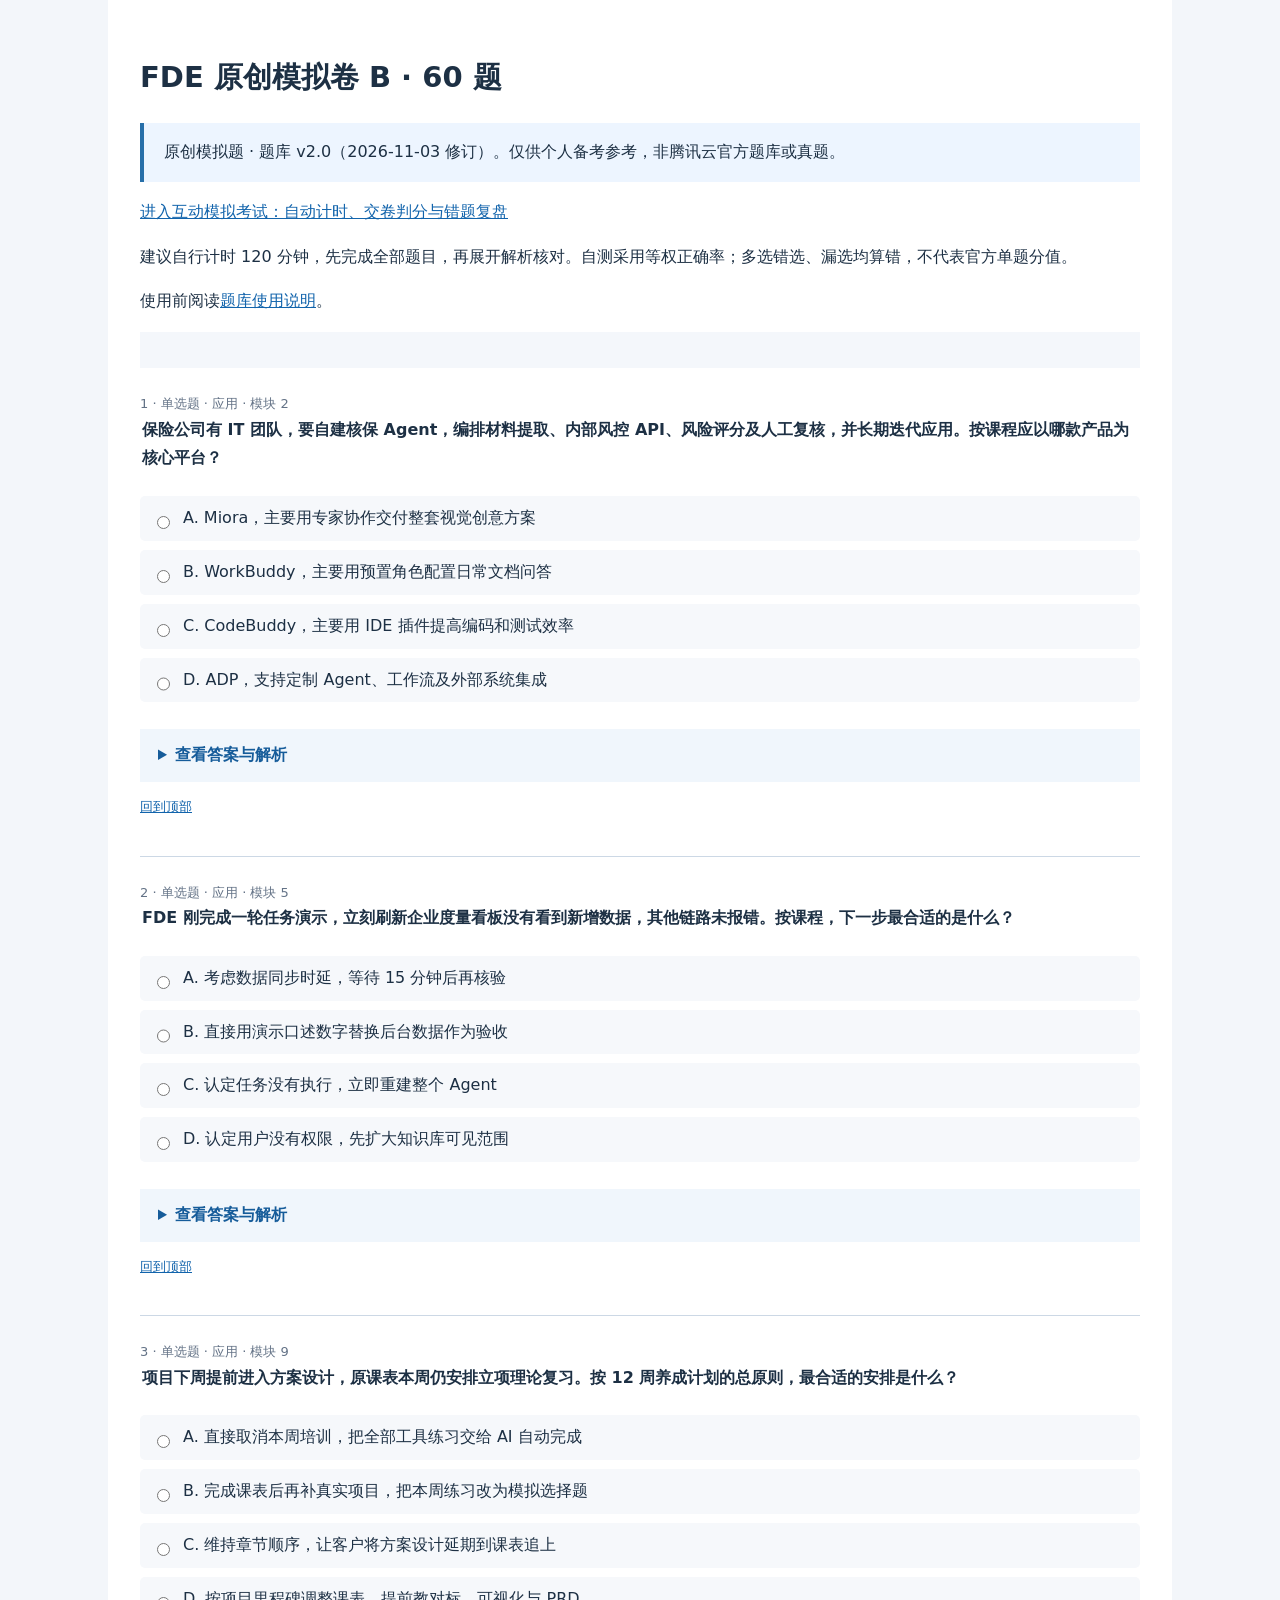
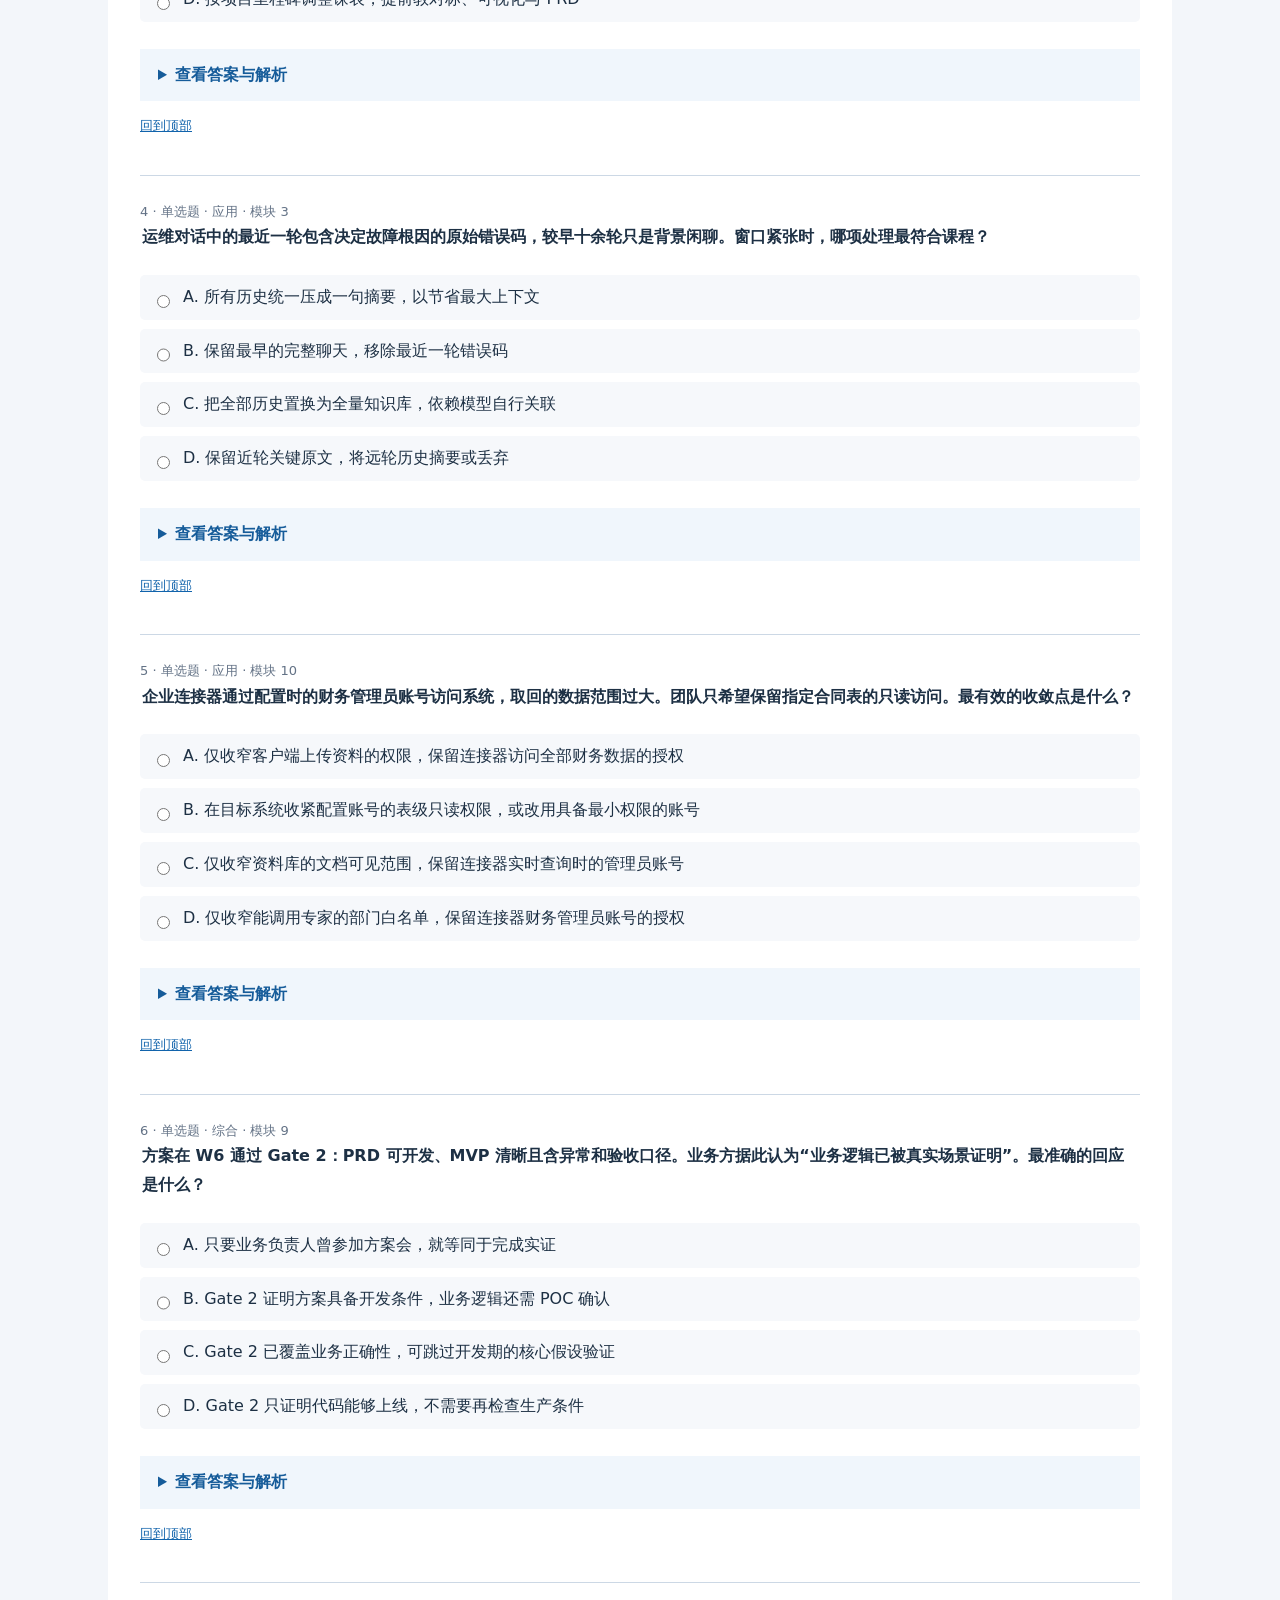
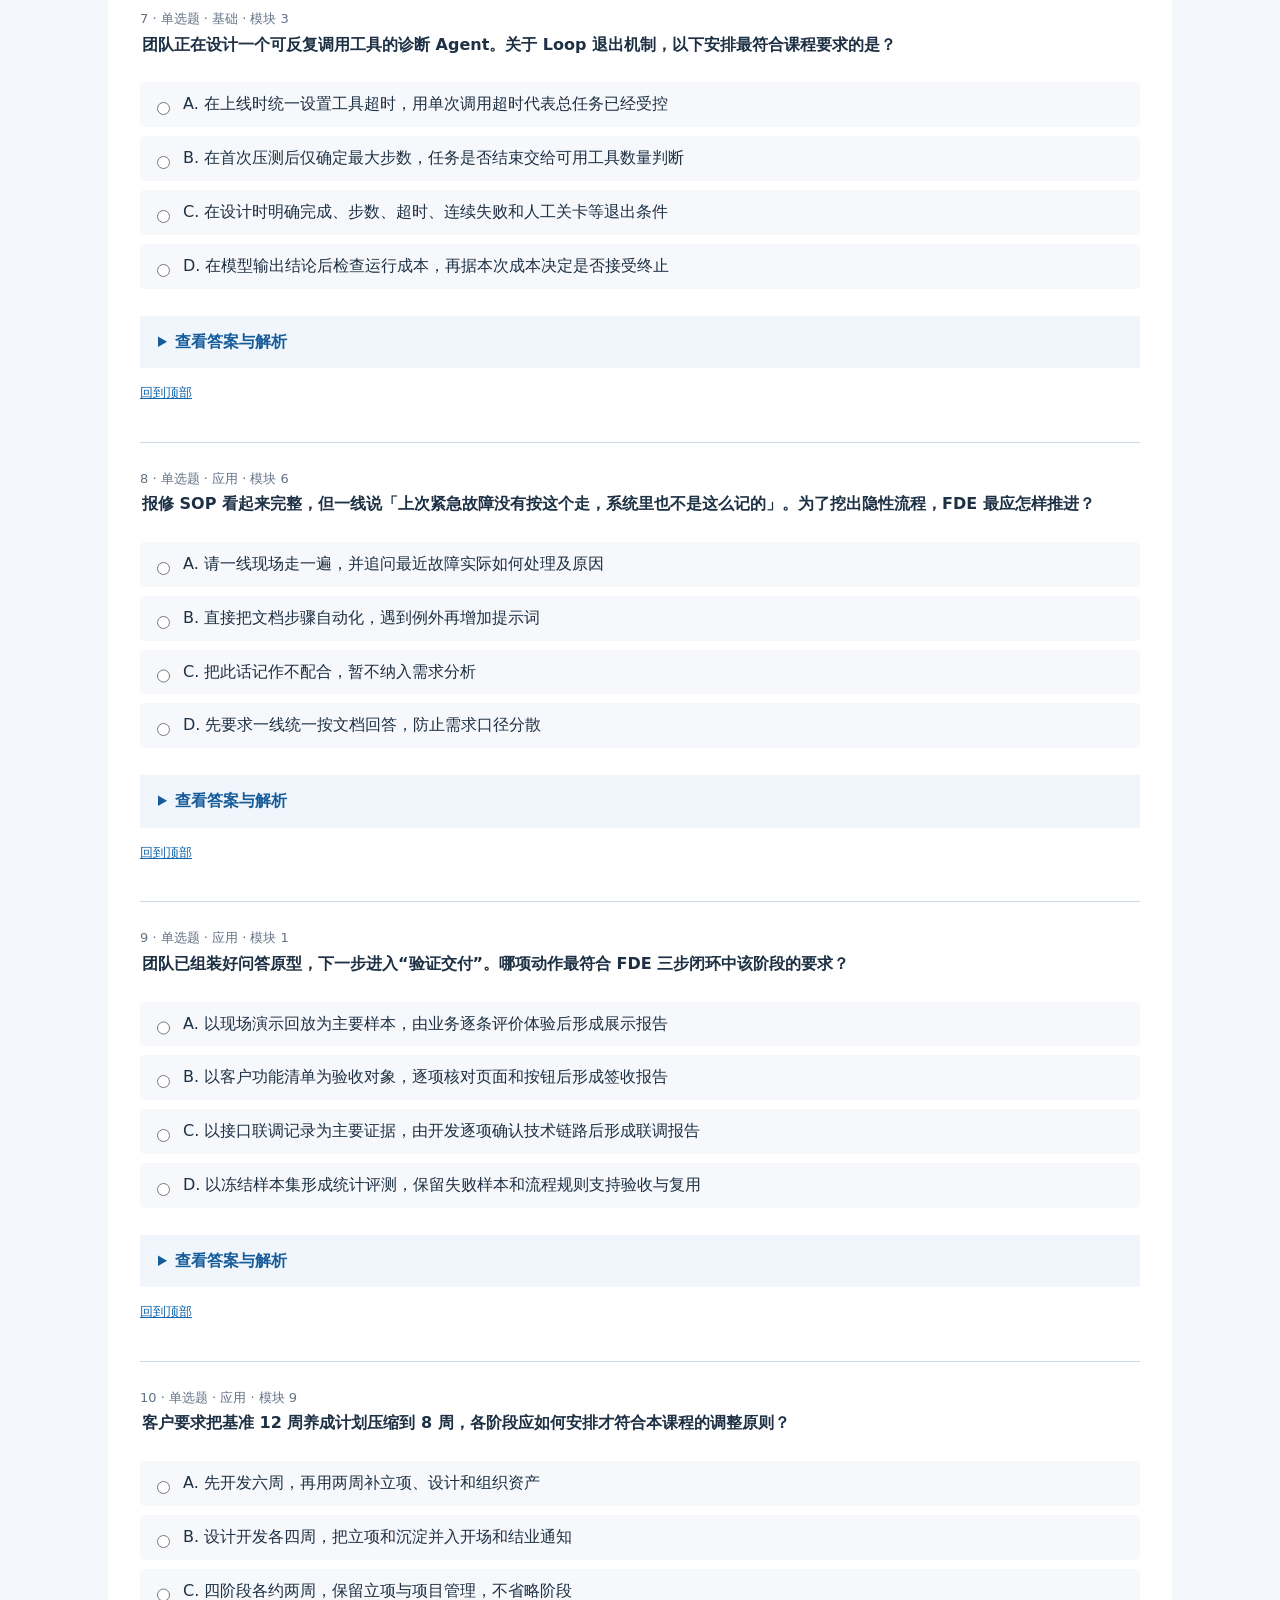
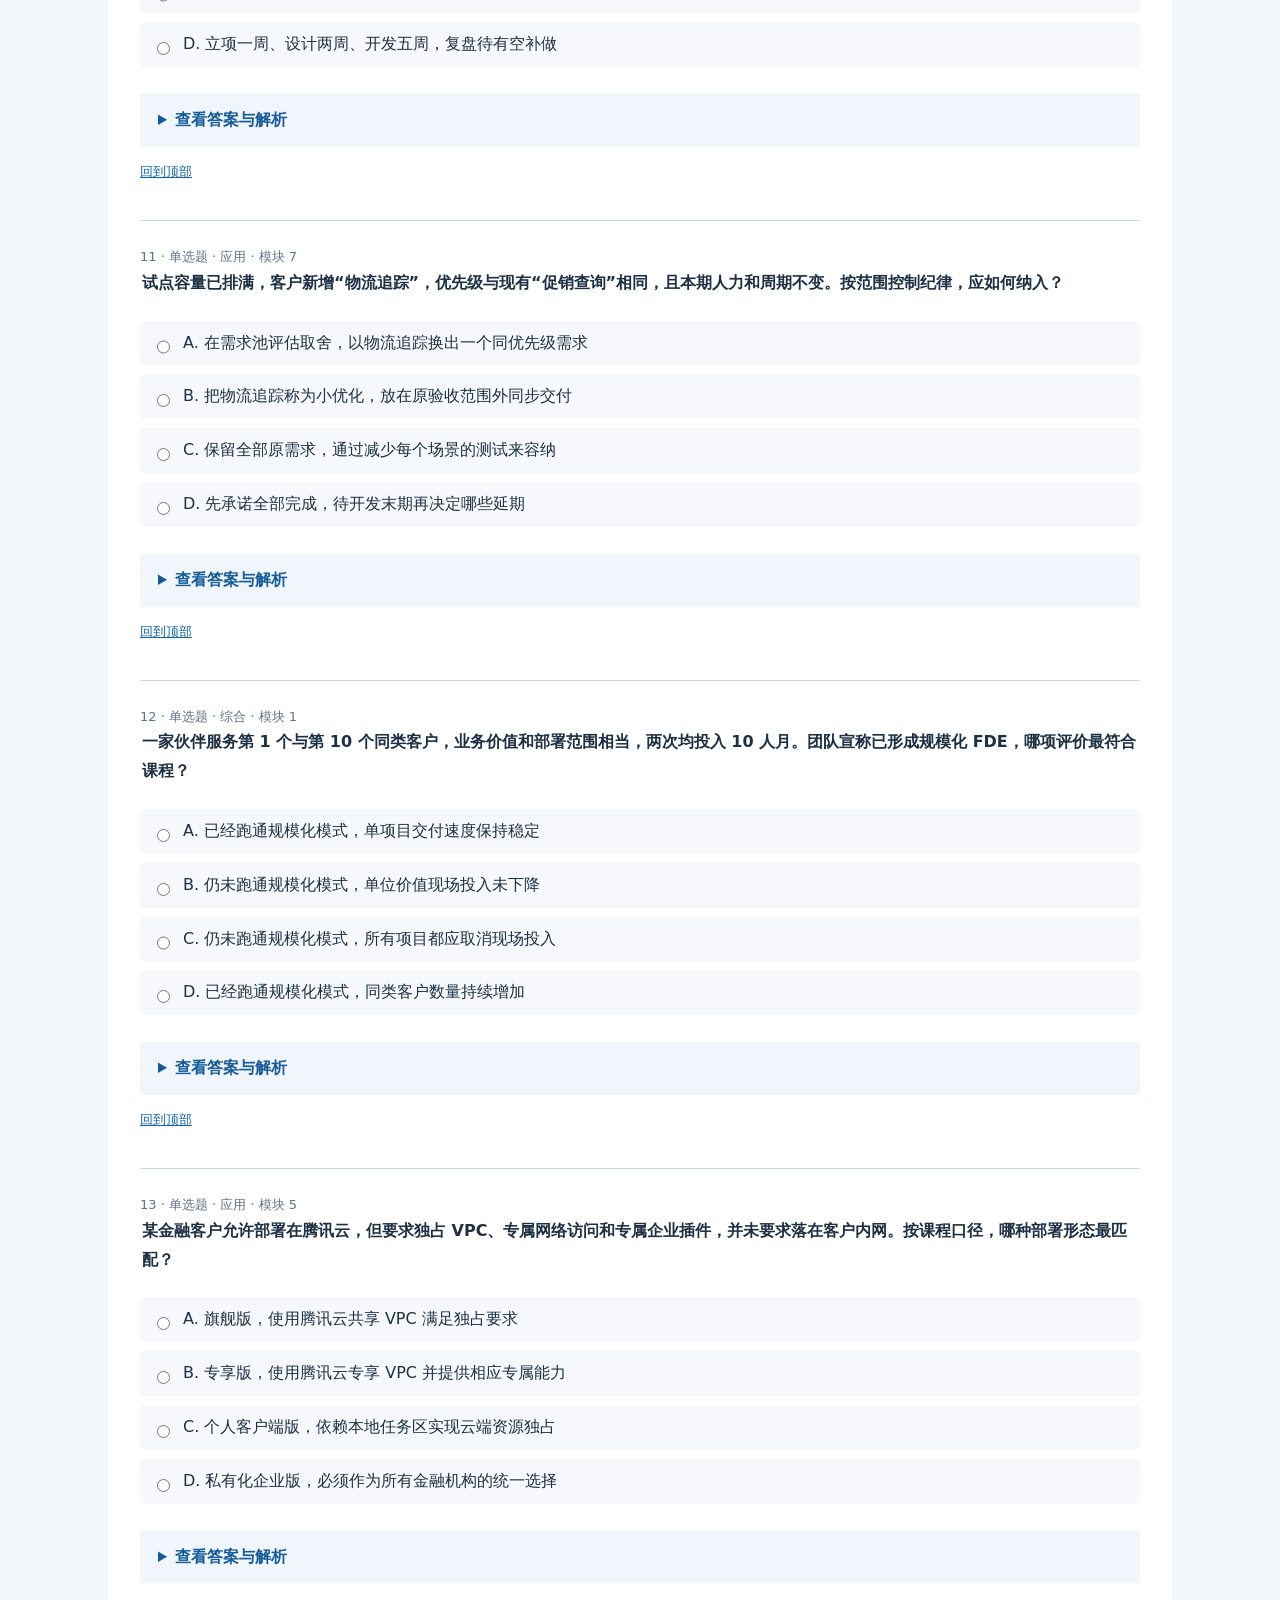
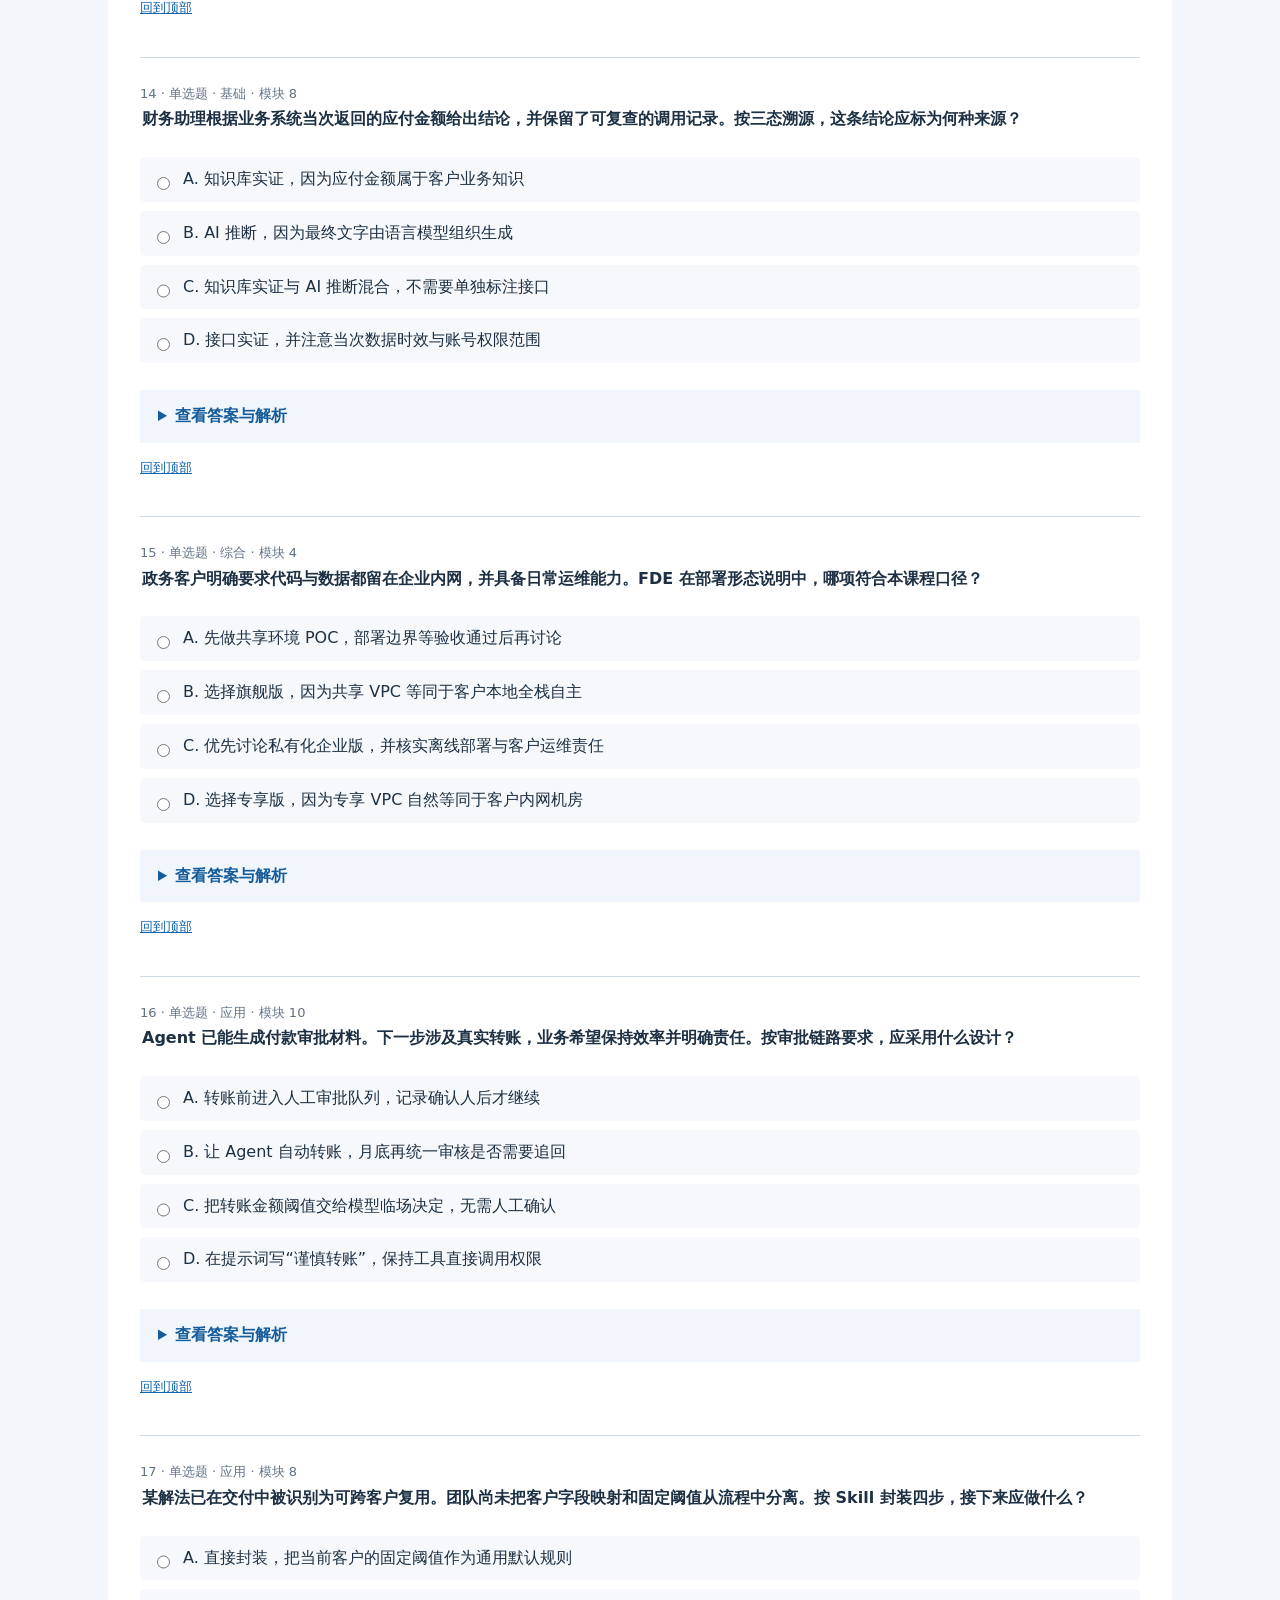
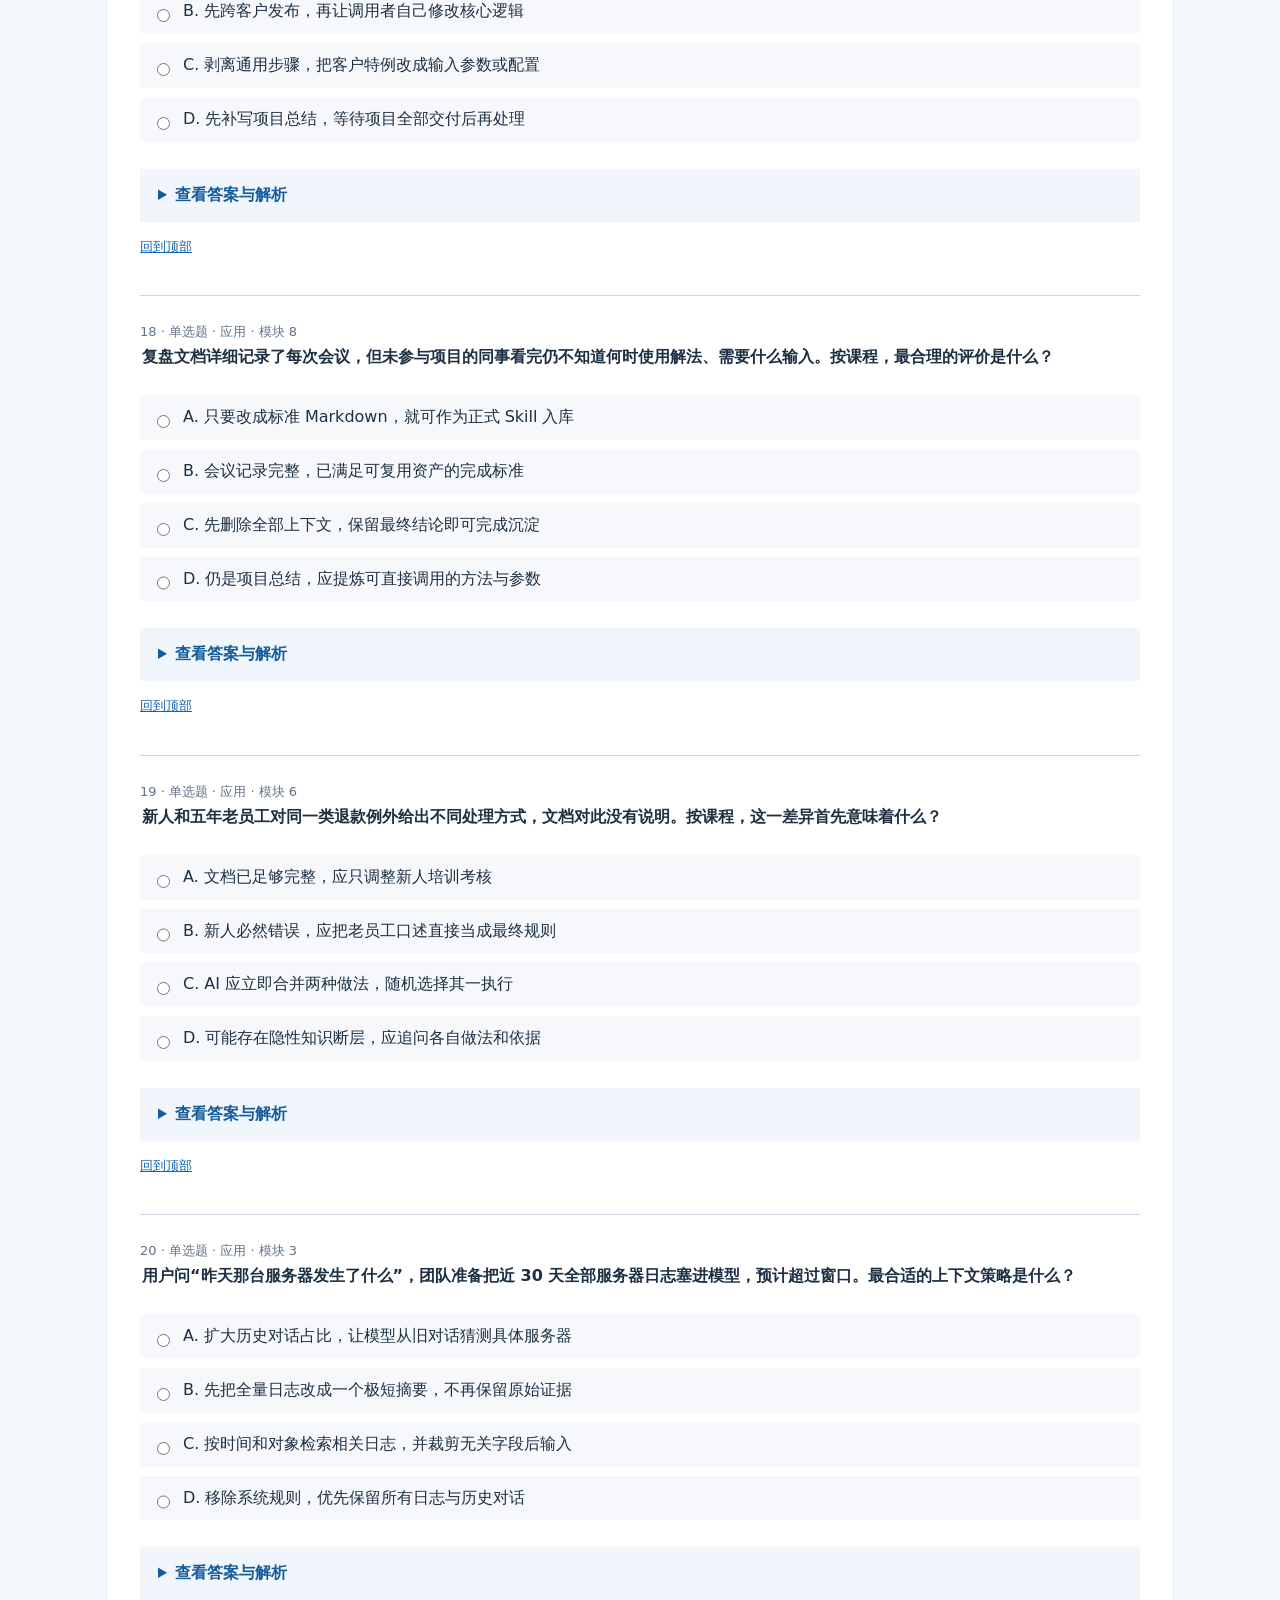
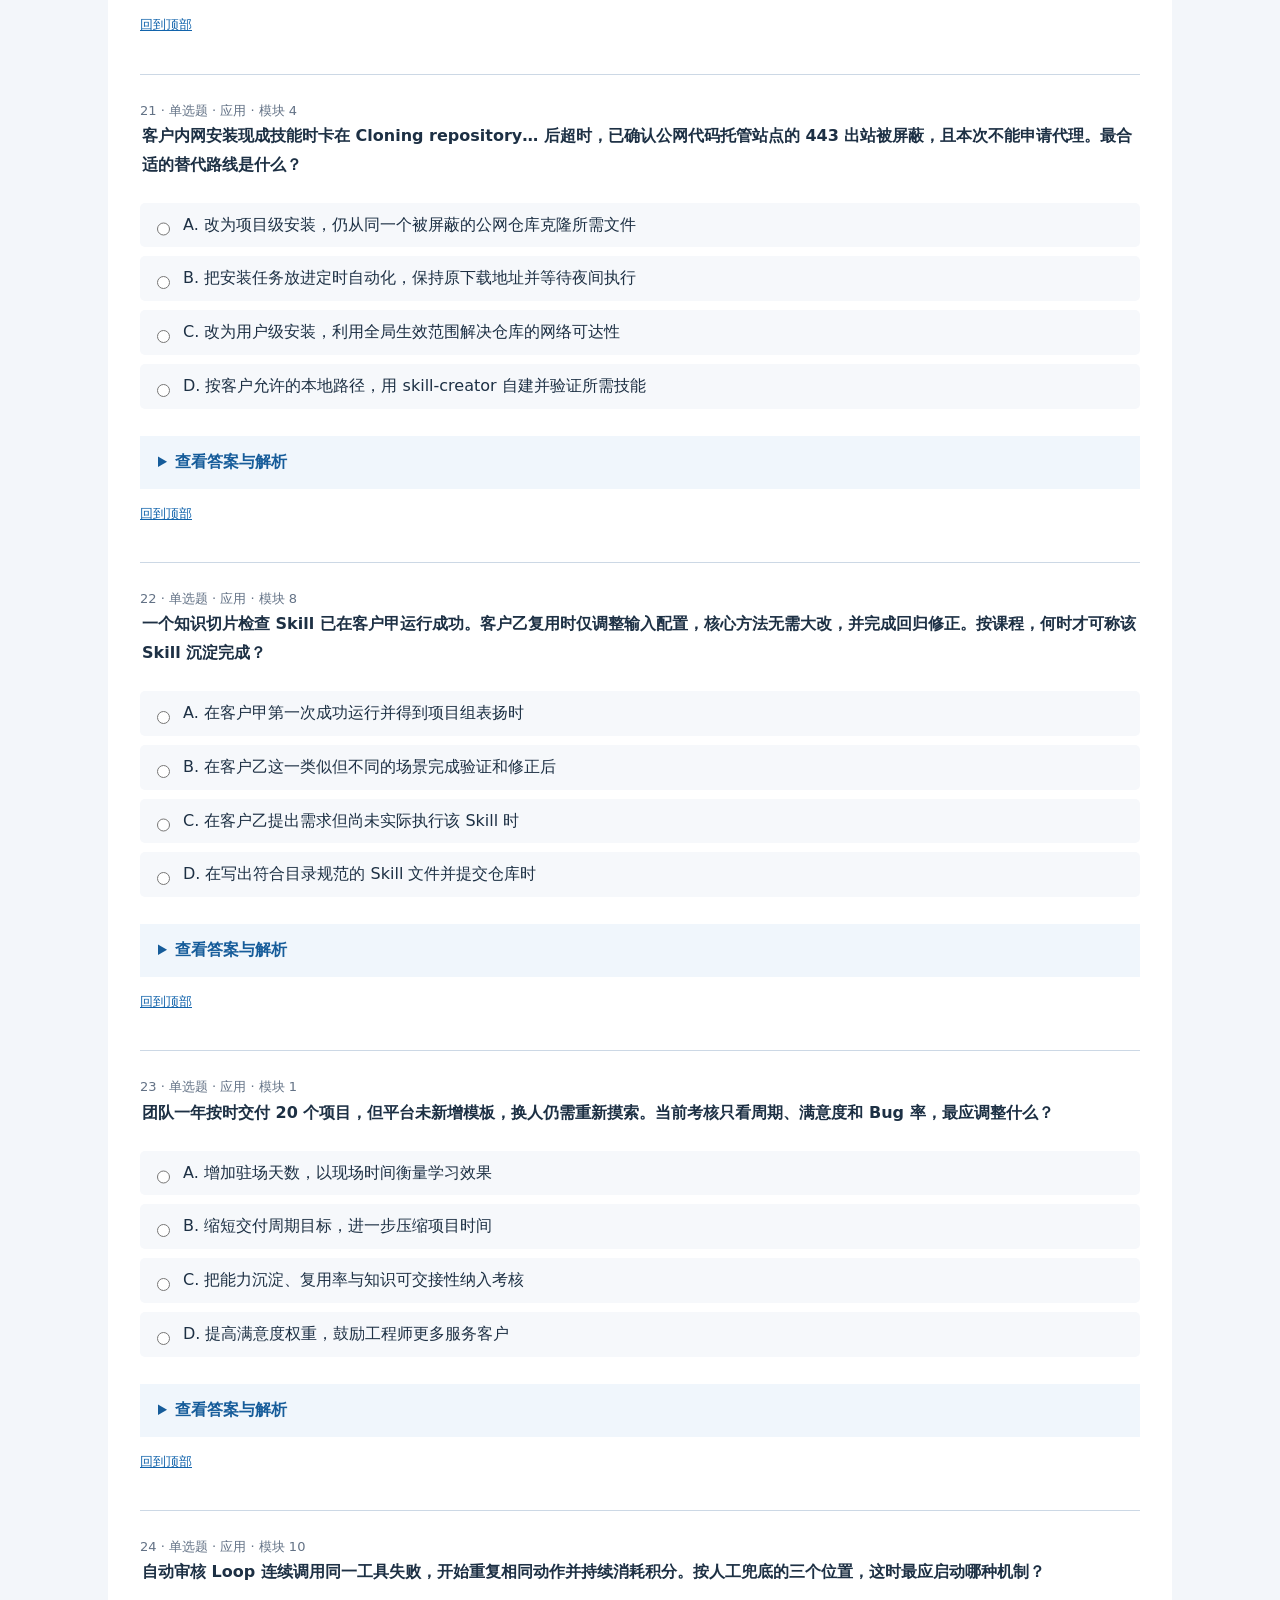
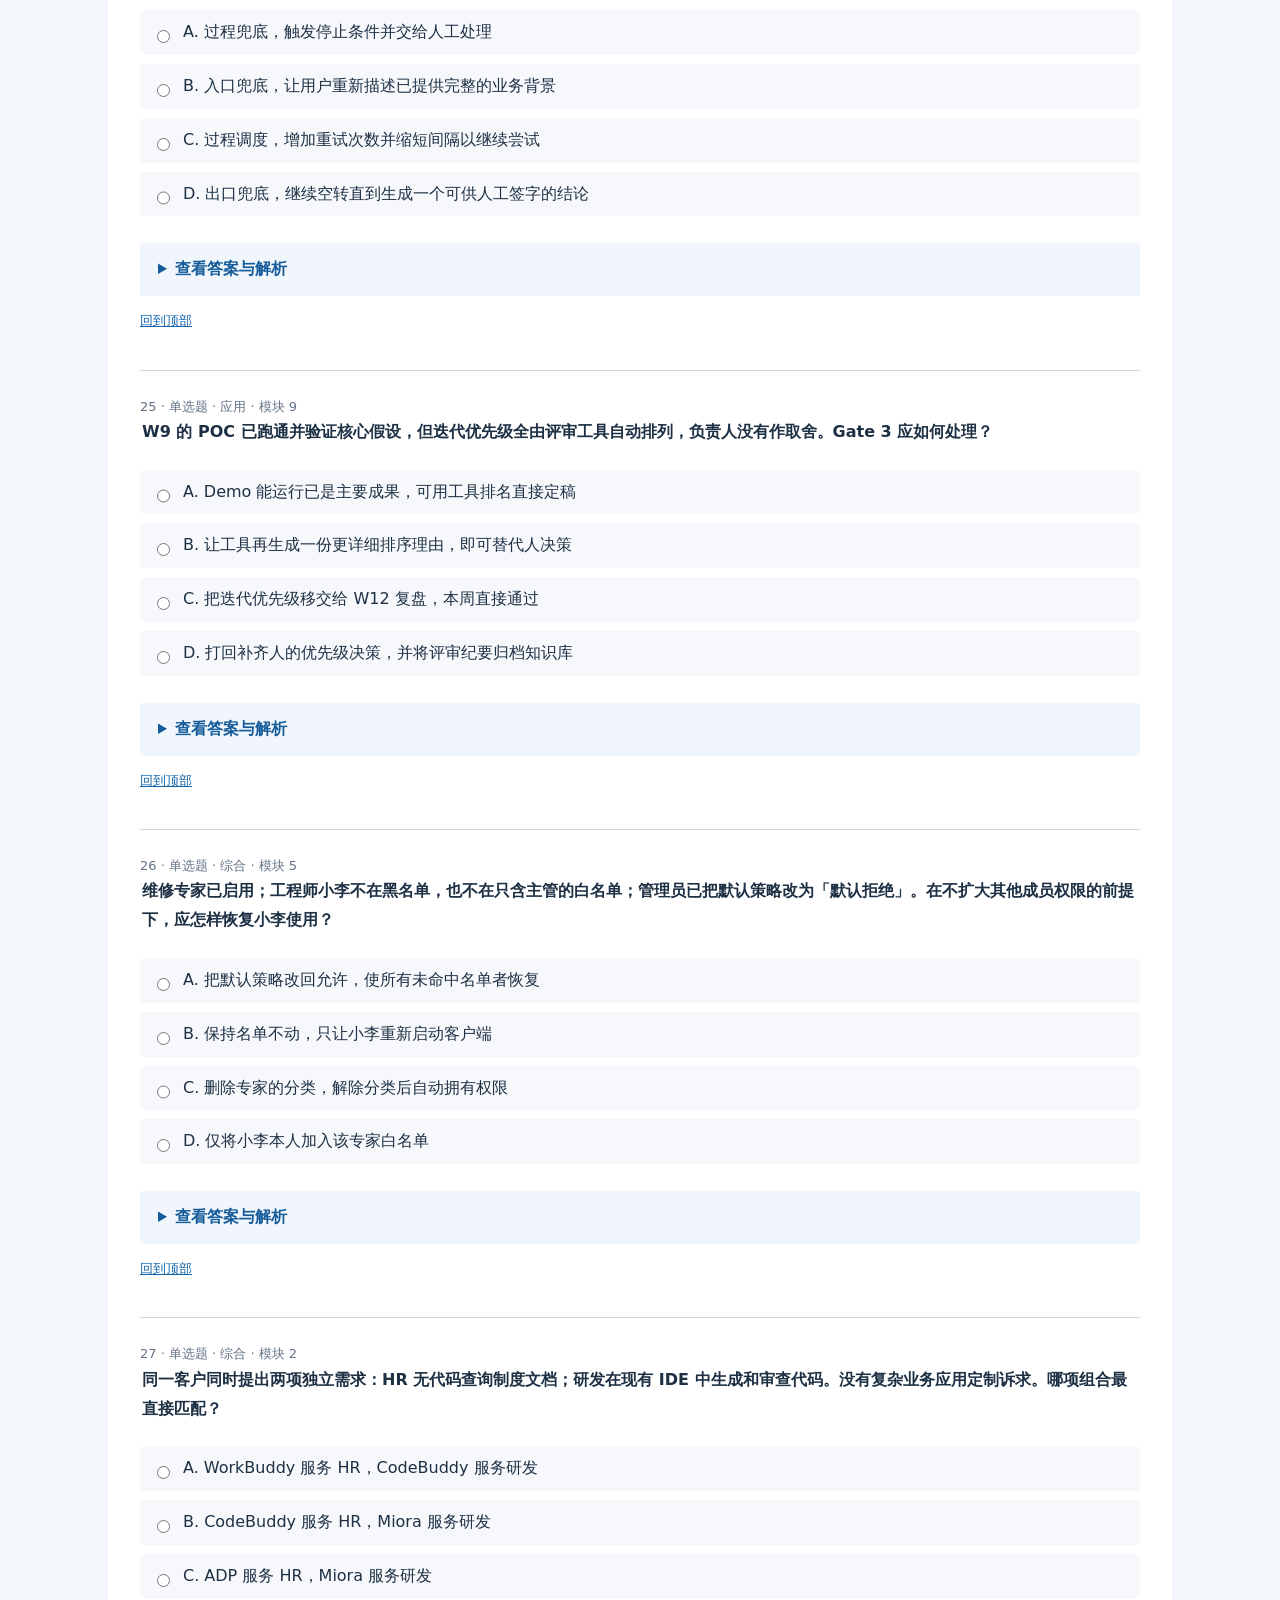
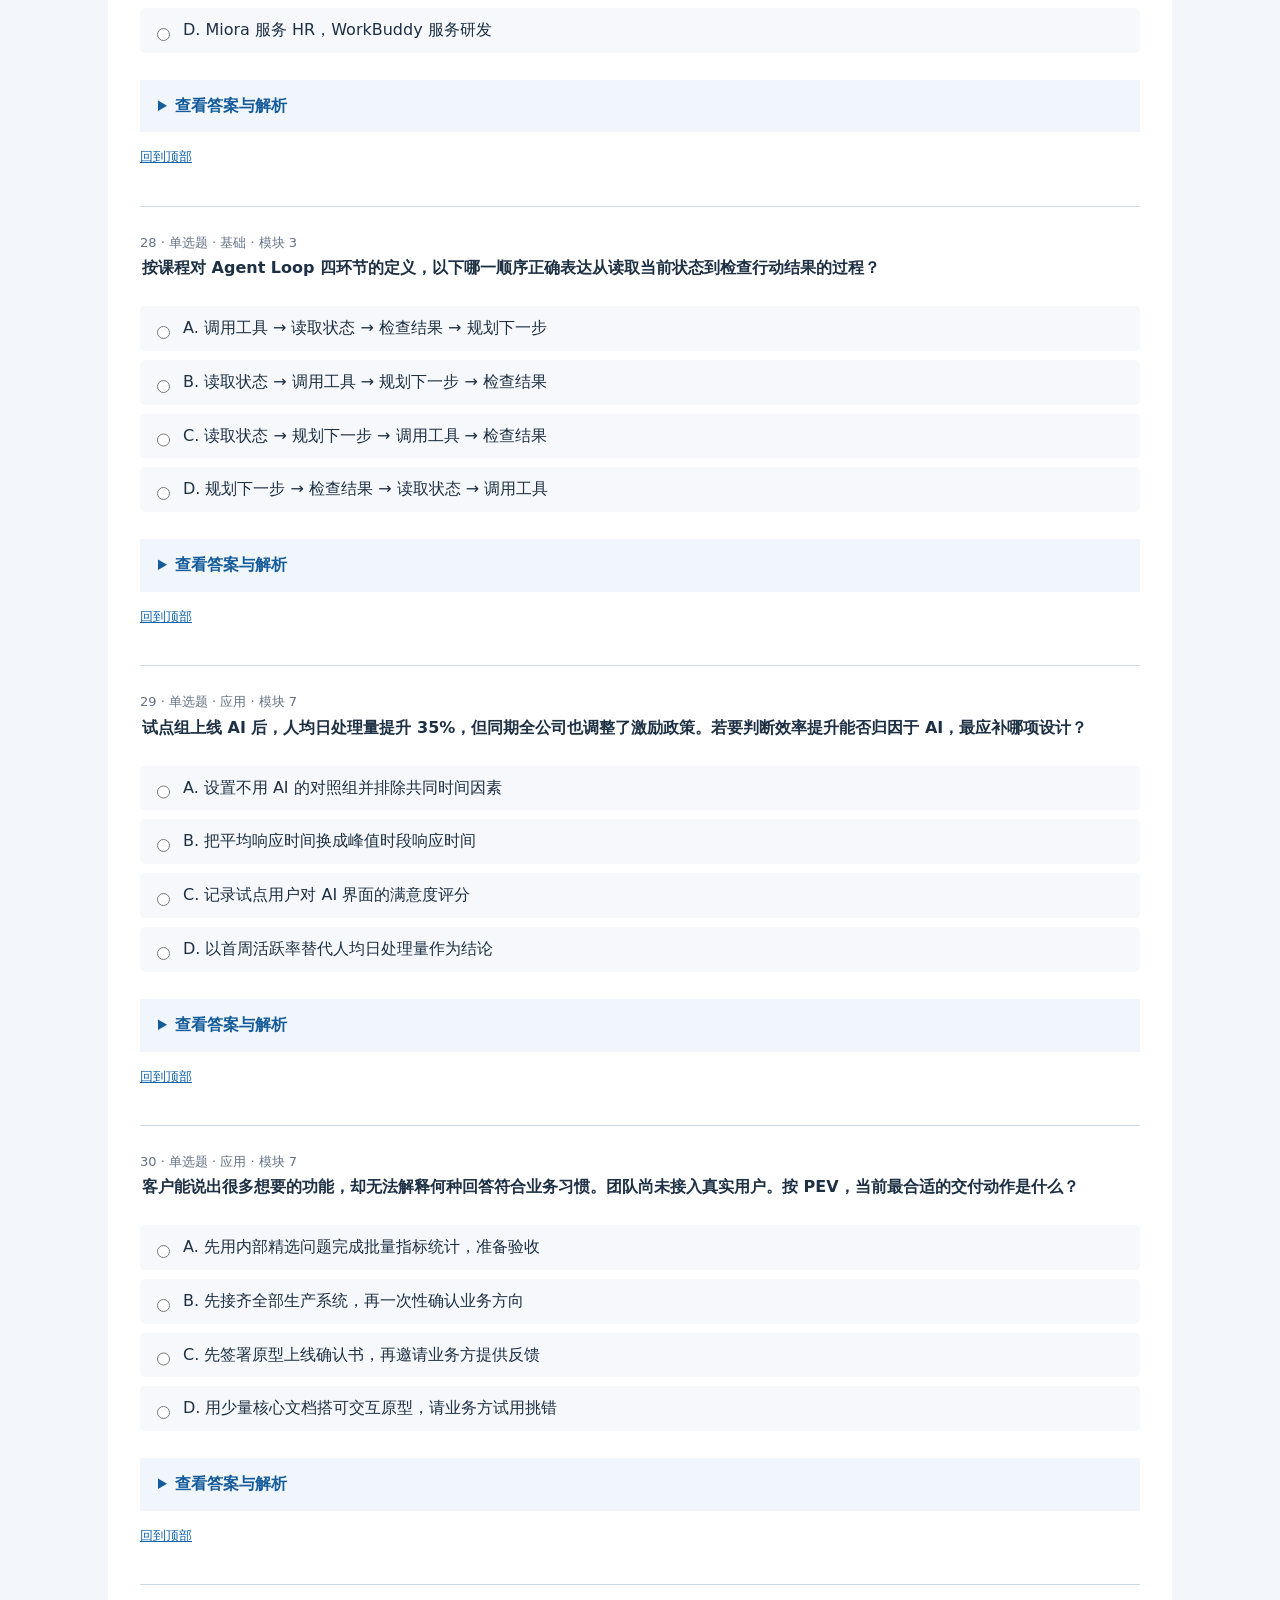
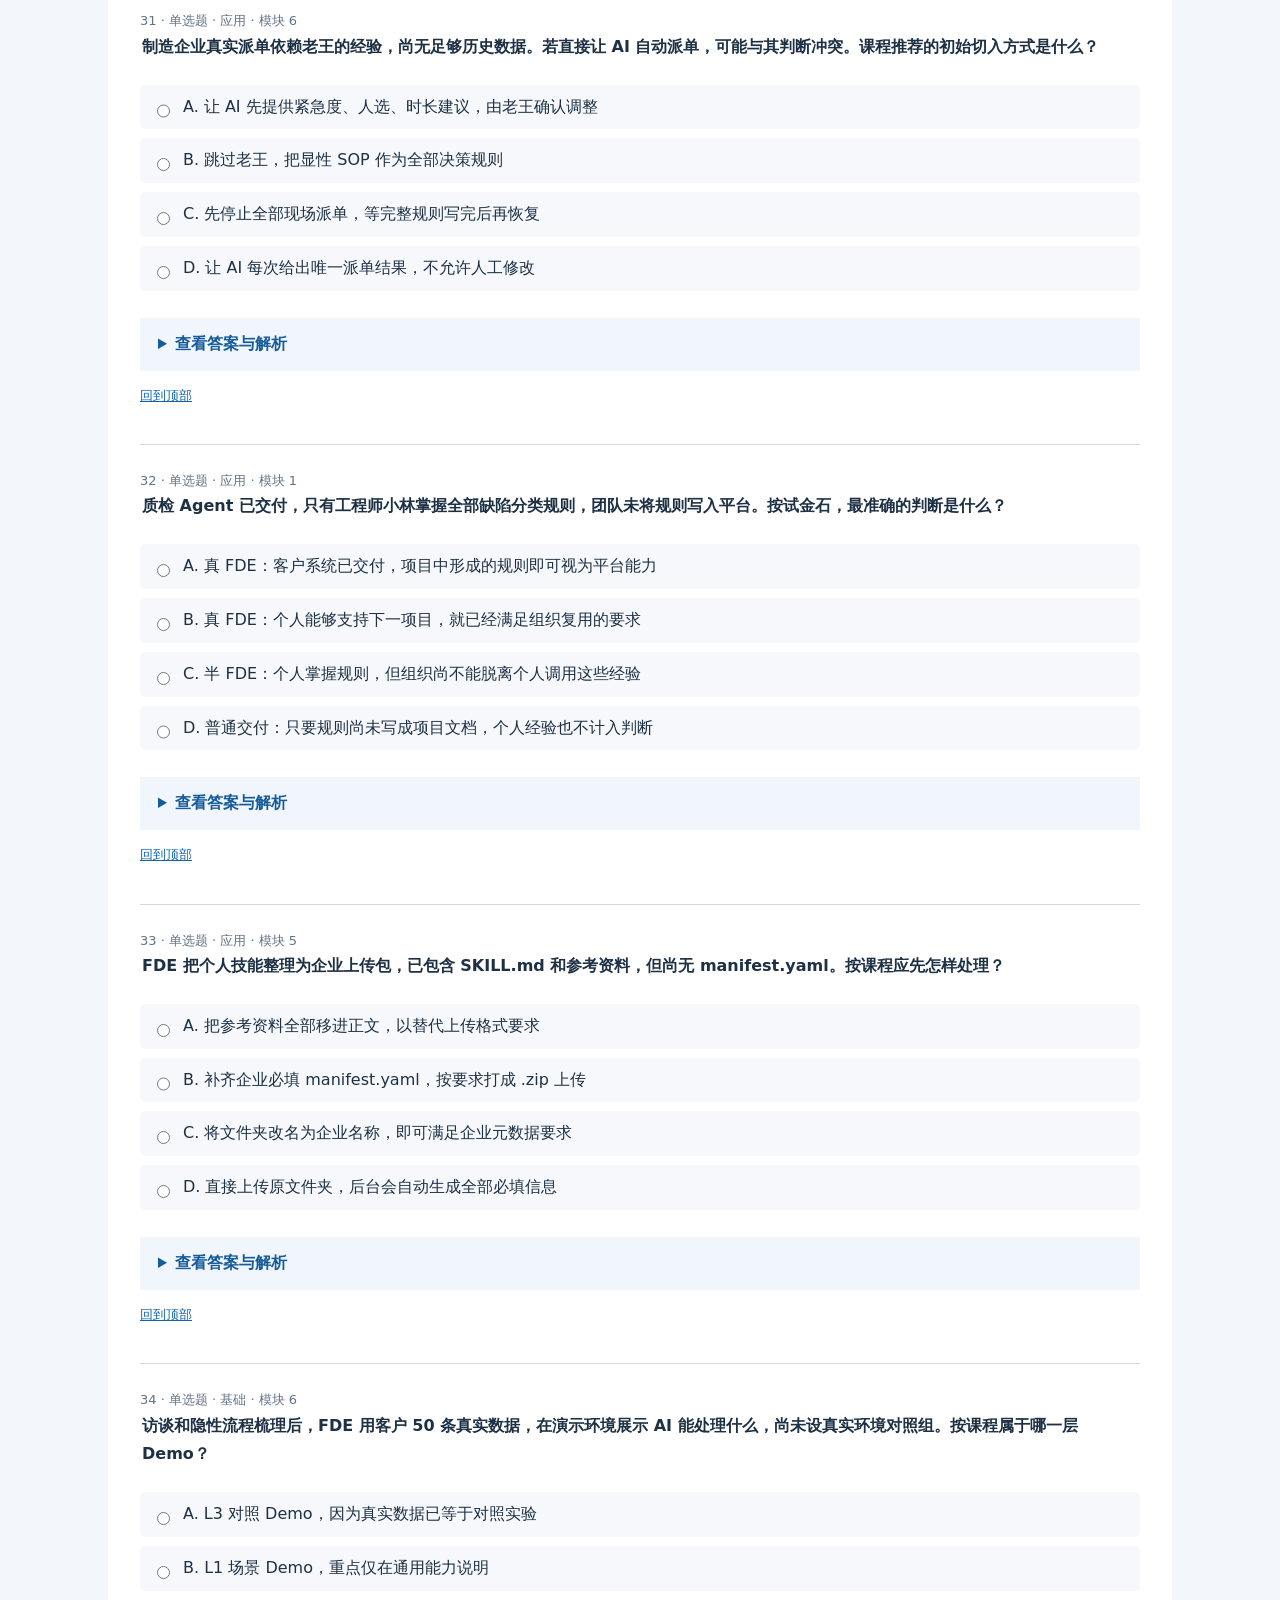
<file: 模拟卷/模拟卷B_离线练习.html>
<!doctype html><html lang="zh-CN"><head><meta charset="utf-8"><meta name="viewport" content="width=device-width,initial-scale=1"><title>FDE 原创模拟卷 B · 60 题</title><style>body{font:16px/1.8 "Microsoft YaHei",system-ui,sans-serif;color:#1d3044;background:#f3f6fa;margin:0}main{max-width:1000px;background:white;margin:auto;padding:32px}h1{font-size:29px}h2{font-size:23px;margin-top:40px}a{color:#1264ac}.notice{background:#edf5ff;border-left:4px solid #276fa9;padding:15px 20px}nav{background:#f4f7fb;padding:18px}nav a{display:inline-block;margin:4px 14px 4px 0}.question{padding:24px 0;border-bottom:1px solid #ccd8e5;break-inside:avoid}.meta{font-size:13px;color:#637286}fieldset{border:0;padding:0;margin:0}legend{font-weight:600;margin:8px 0 14px;white-space:pre-wrap}label{display:flex;gap:10px;margin:9px 0;padding:8px 12px;background:#f6f8fb;border-radius:5px;cursor:pointer}input{margin-top:8px;flex-shrink:0}details{background:#f0f6fc;margin-top:18px;padding:12px 18px}summary{cursor:pointer;color:#165c9a;font-weight:600}.answer{font-weight:700}blockquote{font-size:14px;color:#536579;border-left:3px solid #bdcfe1;padding-left:14px;margin-left:0}.source{font-size:14px}.source a{margin-right:14px}p{overflow-wrap:anywhere}.top{font-size:13px}table{border-collapse:collapse;width:100%}td,th{border:1px solid #d0dae5;padding:8px;text-align:left} @media(max-width:640px){main{padding:18px}h1{font-size:24px}}@media print{body{background:white}main{max-width:none;padding:0}details,.top{display:none}nav{break-after:page}a{color:inherit}label{background:white;padding:2px}}</style></head><body><main id="top"><h1>FDE 原创模拟卷 B · 60 题</h1><p class="notice">原创模拟题 · 题库 v2.0（2026-11-03 修订）。仅供个人备考参考，非腾讯云官方题库或真题。</p><p><a href="../FDE_180题_离线练习.html?paper=B">进入互动模拟考试：自动计时、交卷判分与错题复盘</a></p><p>建议自行计时 120 分钟，先完成全部题目，再展开解析核对。自测采用等权正确率；多选错选、漏选均算错，不代表官方单题分值。</p><p>使用前阅读<a href="../使用说明.html">题库使用说明</a>。</p><nav aria-label="模块导航"></nav><section class="question" id="FDE-024"><div class="meta">1 · 单选题 · 应用 · 模块 2</div><fieldset><legend>保险公司有 IT 团队，要自建核保 Agent，编排材料提取、内部风控 API、风险评分及人工复核，并长期迭代应用。按课程应以哪款产品为核心平台？</legend><label><input type="radio" name="FDE-024" value="A"><span>A. Miora，主要用专家协作交付整套视觉创意方案</span></label><label><input type="radio" name="FDE-024" value="B"><span>B. WorkBuddy，主要用预置角色配置日常文档问答</span></label><label><input type="radio" name="FDE-024" value="C"><span>C. CodeBuddy，主要用 IDE 插件提高编码和测试效率</span></label><label><input type="radio" name="FDE-024" value="D"><span>D. ADP，支持定制 Agent、工作流及外部系统集成</span></label></fieldset><details><summary>查看答案与解析</summary><p class="answer">答案：D</p><p>该需求既包含企业自有应用建设，又包含复杂流程、多系统接入和长期迭代，且客户具备开发能力，符合 ADP 定位。其他工具可作局部辅助，但不能因此替代核心应用构建平台。</p><ul><li><strong>A</strong>：视觉全案平台不能承载核保流程的主要交付目标。</li><li><strong>B</strong>：配置式办公助手不等于复杂自有应用开发平台。</li><li><strong>C</strong>：编码助手可提高研发效率，但不是应用运行编排核心。</li><li><strong>D</strong>：具备开发团队和深度定制集成需求，符合 ADP 定位。</li></ul><p class="source">参考小节：<a href="https://cloud.tencent.com/edu/learning/course-4767-84814-84830">2.3 ADP：企业 AI 应用开发平台</a></p></details><p class="top"><a href="#top">回到顶部</a></p></section><section class="question" id="FDE-084"><div class="meta">2 · 单选题 · 应用 · 模块 5</div><fieldset><legend>FDE 刚完成一轮任务演示，立刻刷新企业度量看板没有看到新增数据，其他链路未报错。按课程，下一步最合适的是什么？</legend><label><input type="radio" name="FDE-084" value="A"><span>A. 考虑数据同步时延，等待 15 分钟后再核验</span></label><label><input type="radio" name="FDE-084" value="B"><span>B. 直接用演示口述数字替换后台数据作为验收</span></label><label><input type="radio" name="FDE-084" value="C"><span>C. 认定任务没有执行，立即重建整个 Agent</span></label><label><input type="radio" name="FDE-084" value="D"><span>D. 认定用户没有权限，先扩大知识库可见范围</span></label></fieldset><details><summary>查看答案与解析</summary><p class="answer">答案：A</p><p>课程提示度量数据同步需要 15 分钟。题干没有其他错误证据，刚运行就看不到数据时应先考虑同步窗口，稍后核验；立刻重建、扩权或用口述数字代替后台数据都缺乏依据。</p><ul><li><strong>A</strong>：先按同步时延等待再核验，符合课程排查建议。</li><li><strong>B</strong>：口述数字不能替代可追溯的后台度量证据。</li><li><strong>C</strong>：看板暂未同步不能直接推断执行失败。</li><li><strong>D</strong>：题设没有权限报错，扩大范围不能修复同步延迟。</li></ul><p class="source">参考小节：<a href="https://cloud.tencent.com/edu/learning/course-4767-84817-84847">5.7 算得清、管得住：度量与审计</a></p></details><p class="top"><a href="#top">回到顶部</a></p></section><section class="question" id="FDE-146"><div class="meta">3 · 单选题 · 应用 · 模块 9</div><fieldset><legend>项目下周提前进入方案设计，原课表本周仍安排立项理论复习。按 12 周养成计划的总原则，最合适的安排是什么？</legend><label><input type="radio" name="FDE-146" value="A"><span>A. 直接取消本周培训，把全部工具练习交给 AI 自动完成</span></label><label><input type="radio" name="FDE-146" value="B"><span>B. 完成课表后再补真实项目，把本周练习改为模拟选择题</span></label><label><input type="radio" name="FDE-146" value="C"><span>C. 维持章节顺序，让客户将方案设计延期到课表追上</span></label><label><input type="radio" name="FDE-146" value="D"><span>D. 按项目里程碑调整课表，提前教对标、可视化与 PRD</span></label></fieldset><details><summary>查看答案与解析</summary><p class="answer">答案：D</p><p>培训内容由项目下一步需要决定，项目节奏提前时应改课表并预备方案设计工具。主练习仍应形成真实交付物初稿，而不是让客户等待章节进度，或把学习改成与现场脱节的模拟作业。</p><ul><li><strong>A</strong>：工具是放大器，取消人的学习与交付参与不符合总原则。</li><li><strong>B</strong>：主练习应是真实交付物，脱离项目会削弱培训与交付关系。</li><li><strong>C</strong>：课程由项目里程碑驱动，不应为固定课表推迟业务。</li><li><strong>D</strong>：培训跟着项目走，下阶段所需工具应提前跑通。</li></ul><p class="source">参考小节：<a href="https://cloud.tencent.com/edu/learning/course-4767-84821-84872">9.1 总原则——WorkBuddy 是放大器，不是替代者</a></p></details><p class="top"><a href="#top">回到顶部</a></p></section><section class="question" id="FDE-040"><div class="meta">4 · 单选题 · 应用 · 模块 3</div><fieldset><legend>运维对话中的最近一轮包含决定故障根因的原始错误码，较早十余轮只是背景闲聊。窗口紧张时，哪项处理最符合课程？</legend><label><input type="radio" name="FDE-040" value="A"><span>A. 所有历史统一压成一句摘要，以节省最大上下文</span></label><label><input type="radio" name="FDE-040" value="B"><span>B. 保留最早的完整聊天，移除最近一轮错误码</span></label><label><input type="radio" name="FDE-040" value="C"><span>C. 把全部历史置换为全量知识库，依赖模型自行关联</span></label><label><input type="radio" name="FDE-040" value="D"><span>D. 保留近轮关键原文，将远轮历史摘要或丢弃</span></label></fieldset><details><summary>查看答案与解析</summary><p class="answer">答案：D</p><p>课程提倡历史选择性保留，近轮保留原文，远轮摘要或丢弃。题干关键证据在最新错误码中，用统一摘要或删近留远会损失决策依据；全量知识库也不应直接塞入窗口。</p><ul><li><strong>A</strong>：统一极度摘要可能丢掉题干指明的关键错误码。</li><li><strong>B</strong>：删去最近证据会削弱根因判断，旧闲聊价值更低。</li><li><strong>C</strong>：全量知识库占用窗口，应使用按需检索而非替换。</li><li><strong>D</strong>：近轮保留原文、远轮压缩，兼顾证据与窗口预算。</li></ul><p class="source">参考小节：<a href="https://cloud.tencent.com/edu/learning/course-4767-84815-84836">3.2 上下文管理——选而不是全塞</a></p></details><p class="top"><a href="#top">回到顶部</a></p></section><section class="question" id="FDE-167"><div class="meta">5 · 单选题 · 应用 · 模块 10</div><fieldset><legend>企业连接器通过配置时的财务管理员账号访问系统，取回的数据范围过大。团队只希望保留指定合同表的只读访问。最有效的收敛点是什么？</legend><label><input type="radio" name="FDE-167" value="A"><span>A. 仅收窄客户端上传资料的权限，保留连接器访问全部财务数据的授权</span></label><label><input type="radio" name="FDE-167" value="B"><span>B. 在目标系统收紧配置账号的表级只读权限，或改用具备最小权限的账号</span></label><label><input type="radio" name="FDE-167" value="C"><span>C. 仅收窄资料库的文档可见范围，保留连接器实时查询时的管理员账号</span></label><label><input type="radio" name="FDE-167" value="D"><span>D. 仅收窄能调用专家的部门白名单，保留连接器财务管理员账号的授权</span></label></fieldset><details><summary>查看答案与解析</summary><p class="answer">答案：B</p><p>要收紧连接器实际读取的数据范围，应从其配置账号在第三方系统中的授权入手。专家下发、资料上传和知识库可见性属于其他边界，不能替代表级最小权限。</p><ul><li><strong>A</strong>：上传策略与连接器在目标系统的读权限是不同授权边界。</li><li><strong>B</strong>：实际取数继承配置账号权限，收紧该账号或更换受限账号直接收敛数据面。</li><li><strong>C</strong>：资料库可见性不自动改变实时连接器在目标系统的身份和权限。</li><li><strong>D</strong>：限制谁能调用不能收窄一次调用所使用管理员账号的外部数据权限。</li></ul><p class="source">参考小节：<a href="https://cloud.tencent.com/edu/learning/course-4767-84822-84877">10.3 权限模型</a></p></details><p class="top"><a href="#top">回到顶部</a></p></section><section class="question" id="FDE-151"><div class="meta">6 · 单选题 · 综合 · 模块 9</div><fieldset><legend>方案在 W6 通过 Gate 2：PRD 可开发、MVP 清晰且含异常和验收口径。业务方据此认为“业务逻辑已被真实场景证明”。最准确的回应是什么？</legend><label><input type="radio" name="FDE-151" value="A"><span>A. 只要业务负责人曾参加方案会，就等同于完成实证</span></label><label><input type="radio" name="FDE-151" value="B"><span>B. Gate 2 证明方案具备开发条件，业务逻辑还需 POC 确认</span></label><label><input type="radio" name="FDE-151" value="C"><span>C. Gate 2 已覆盖业务正确性，可跳过开发期的核心假设验证</span></label><label><input type="radio" name="FDE-151" value="D"><span>D. Gate 2 只证明代码能够上线，不需要再检查生产条件</span></label></fieldset><details><summary>查看答案与解析</summary><p class="answer">答案：B</p><p>Gate 2 的方案验证有明确边界：检查 PRD、MVP 和开发可理解性。它证明可以进入开发，不证明真实业务逻辑已经成立；仍需在开发推进期用 POC 检验核心假设，并由客户确认业务符合性。</p><ul><li><strong>A</strong>：参加会议是沟通，不是POC在真实场景下的验证证据。</li><li><strong>B</strong>：课程明确该Gate不证明业务逻辑对，应留待开发期验证。</li><li><strong>C</strong>：方案可开发不等于真实场景成立，仍需POC验证。</li><li><strong>D</strong>：W6尚未完成开发，Gate2也不承担上线批准职责。</li></ul><p class="source">参考小节：<a href="https://cloud.tencent.com/edu/learning/course-4767-84821-84872">9.2 12 周四阶段工作流</a><a href="https://cloud.tencent.com/edu/learning/course-4767-84821-84872">9.3 四道 Gate 与教练闭环</a></p></details><p class="top"><a href="#top">回到顶部</a></p></section><section class="question" id="FDE-044"><div class="meta">7 · 单选题 · 基础 · 模块 3</div><fieldset><legend>团队正在设计一个可反复调用工具的诊断 Agent。关于 Loop 退出机制，以下安排最符合课程要求的是？</legend><label><input type="radio" name="FDE-044" value="A"><span>A. 在上线时统一设置工具超时，用单次调用超时代表总任务已经受控</span></label><label><input type="radio" name="FDE-044" value="B"><span>B. 在首次压测后仅确定最大步数，任务是否结束交给可用工具数量判断</span></label><label><input type="radio" name="FDE-044" value="C"><span>C. 在设计时明确完成、步数、超时、连续失败和人工关卡等退出条件</span></label><label><input type="radio" name="FDE-044" value="D"><span>D. 在模型输出结论后检查运行成本，再据本次成本决定是否接受终止</span></label></fieldset><details><summary>查看答案与解析</summary><p class="answer">答案：C</p><p>Loop 的核心是何时停止。课程要求退出条件设计时就明确，既包含正常完成，也覆盖步数、总超时、错误上限和高风险人工关卡，而不是只保留一种限制。</p><ul><li><strong>A</strong>：单次工具超时不等于总耗时、连续失败和高风险动作均得到控制。</li><li><strong>B</strong>：最大步数是必要保护之一，可用工具数量不等于任务是否应继续。</li><li><strong>C</strong>：设计阶段就应明确正常完成和各类异常退出或人工暂停条件。</li><li><strong>D</strong>：事后看成本不能替代执行前明确的停止、超时和人工关卡规则。</li></ul><p class="source">参考小节：<a href="https://cloud.tencent.com/edu/learning/course-4767-84815-84836">3.4 Loop 循环——Agent 怎么转圈、什么时候停</a></p></details><p class="top"><a href="#top">回到顶部</a></p></section><section class="question" id="FDE-094"><div class="meta">8 · 单选题 · 应用 · 模块 6</div><fieldset><legend>报修 SOP 看起来完整，但一线说「上次紧急故障没有按这个走，系统里也不是这么记的」。为了挖出隐性流程，FDE 最应怎样推进？</legend><label><input type="radio" name="FDE-094" value="A"><span>A. 请一线现场走一遍，并追问最近故障实际如何处理及原因</span></label><label><input type="radio" name="FDE-094" value="B"><span>B. 直接把文档步骤自动化，遇到例外再增加提示词</span></label><label><input type="radio" name="FDE-094" value="C"><span>C. 把此话记作不配合，暂不纳入需求分析</span></label><label><input type="radio" name="FDE-094" value="D"><span>D. 先要求一线统一按文档回答，防止需求口径分散</span></label></fieldset><details><summary>查看答案与解析</summary><p class="answer">答案：A</p><p>这类表述正是系统记录与真实操作不一致的信号。课程建议跟着一线走完整流程，并用最近一次出问题的案例追问原因；这样才能发现未写入 SOP 的决策与信息来源，而非机械复制纸面流程。</p><ul><li><strong>A</strong>：现场观察加真实问题回溯，符合隐性流程挖掘方法。</li><li><strong>B</strong>：只自动化文档可能绕开真正决定派单的规则。</li><li><strong>C</strong>：这可能是重要事实线索，不能简单归为态度问题。</li><li><strong>D</strong>：统一口径会掩盖实际差异，丢掉隐性知识线索。</li></ul><p class="source">参考小节：<a href="https://cloud.tencent.com/edu/learning/course-4767-84818-84854">6.2 隐性流程——客户自己都说不清的那部分</a></p></details><p class="top"><a href="#top">回到顶部</a></p></section><section class="question" id="FDE-010"><div class="meta">9 · 单选题 · 应用 · 模块 1</div><fieldset><legend>团队已组装好问答原型，下一步进入“验证交付”。哪项动作最符合 FDE 三步闭环中该阶段的要求？</legend><label><input type="radio" name="FDE-010" value="A"><span>A. 以现场演示回放为主要样本，由业务逐条评价体验后形成展示报告</span></label><label><input type="radio" name="FDE-010" value="B"><span>B. 以客户功能清单为验收对象，逐项核对页面和按钮后形成签收报告</span></label><label><input type="radio" name="FDE-010" value="C"><span>C. 以接口联调记录为主要证据，由开发逐项确认技术链路后形成联调报告</span></label><label><input type="radio" name="FDE-010" value="D"><span>D. 以冻结样本集形成统计评测，保留失败样本和流程规则支持验收与复用</span></label></fieldset><details><summary>查看答案与解析</summary><p class="answer">答案：D</p><p>验证交付的分水岭是有评测证据支撑的可用，而非单纯演示或功能可运行。应使用冻结样本形成统计结果，并把失败样本和规则沉淀下来。</p><ul><li><strong>A</strong>：演示回放可以帮助沟通，但挑选的演示问题不能替代冻结样本统计评测。</li><li><strong>B</strong>：功能签收不足以覆盖概率性输出、质量边界和组织复用证据。</li><li><strong>C</strong>：联调能证明链路可运行，不能独立证明真实问题分布下的业务效果。</li><li><strong>D</strong>：冻结评测支撑可复算的交付证据，失败样本和规则也能成为平台资产。</li></ul><p class="source">参考小节：<a href="https://cloud.tencent.com/edu/learning/course-4767-84813-84825">1.1 FDE 的本质定义</a></p></details><p class="top"><a href="#top">回到顶部</a></p></section><section class="question" id="FDE-148"><div class="meta">10 · 单选题 · 应用 · 模块 9</div><fieldset><legend>客户要求把基准 12 周养成计划压缩到 8 周，各阶段应如何安排才符合本课程的调整原则？</legend><label><input type="radio" name="FDE-148" value="A"><span>A. 先开发六周，再用两周补立项、设计和组织资产</span></label><label><input type="radio" name="FDE-148" value="B"><span>B. 设计开发各四周，把立项和沉淀并入开场和结业通知</span></label><label><input type="radio" name="FDE-148" value="C"><span>C. 四阶段各约两周，保留立项与项目管理，不省略阶段</span></label><label><input type="radio" name="FDE-148" value="D"><span>D. 立项一周、设计两周、开发五周，复盘待有空补做</span></label></fieldset><details><summary>查看答案与解析</summary><p class="answer">答案：C</p><p>12 周是基准而非固定期限，但压缩须保持四阶段比例，各占约 25%，且立项不能少于两周、项目管理不能省。八周计划可各安排两周；把大量时间留开发而压掉立项与沉淀不符合要求。</p><ul><li><strong>A</strong>：四阶段顺序由项目自然节奏决定，不能先开发后立项。</li><li><strong>B</strong>：两个阶段被实质砍为零，通知不能替代交付与Gate。</li><li><strong>C</strong>：等比例压缩为各25%，立项仍满足至少两周要求。</li><li><strong>D</strong>：立项不足两周且项目管理被砍掉，违背课程调整条件。</li></ul><p class="source">参考小节：<a href="https://cloud.tencent.com/edu/learning/course-4767-84821-84872">9.2 12 周四阶段工作流</a></p></details><p class="top"><a href="#top">回到顶部</a></p></section><section class="question" id="FDE-117"><div class="meta">11 · 单选题 · 应用 · 模块 7</div><fieldset><legend>试点容量已排满，客户新增“物流追踪”，优先级与现有“促销查询”相同，且本期人力和周期不变。按范围控制纪律，应如何纳入？</legend><label><input type="radio" name="FDE-117" value="A"><span>A. 在需求池评估取舍，以物流追踪换出一个同优先级需求</span></label><label><input type="radio" name="FDE-117" value="B"><span>B. 把物流追踪称为小优化，放在原验收范围外同步交付</span></label><label><input type="radio" name="FDE-117" value="C"><span>C. 保留全部原需求，通过减少每个场景的测试来容纳</span></label><label><input type="radio" name="FDE-117" value="D"><span>D. 先承诺全部完成，待开发末期再决定哪些延期</span></label></fieldset><details><summary>查看答案与解析</summary><p class="answer">答案：A</p><p>题设容量不变且已有同优先级需求，适合用需求池进行明确替换并记录换出结果。纪律不是口头反对新增，而是让新增伴随取舍，避免需求只增不减和场景验证深度被稀释。</p><ul><li><strong>A</strong>：固定容量下新增需有换出，需求池用于记录优先级与取舍。</li><li><strong>B</strong>：改称优化并未减少实际工作量，会形成隐性范围扩张。</li><li><strong>C</strong>：削减验证深度违背窄而深，也不能解决容量约束。</li><li><strong>D</strong>：先承诺后取舍把不确定性传给下游，容易引发验收争议。</li></ul><p class="source">参考小节：<a href="https://cloud.tencent.com/edu/learning/course-4767-84819-84860">7.4 范围控制四纪律</a></p></details><p class="top"><a href="#top">回到顶部</a></p></section><section class="question" id="FDE-003"><div class="meta">12 · 单选题 · 综合 · 模块 1</div><fieldset><legend>一家伙伴服务第 1 个与第 10 个同类客户，业务价值和部署范围相当，两次均投入 10 人月。团队宣称已形成规模化 FDE，哪项评价最符合课程？</legend><label><input type="radio" name="FDE-003" value="A"><span>A. 已经跑通规模化模式，单项目交付速度保持稳定</span></label><label><input type="radio" name="FDE-003" value="B"><span>B. 仍未跑通规模化模式，单位价值现场投入未下降</span></label><label><input type="radio" name="FDE-003" value="C"><span>C. 仍未跑通规模化模式，所有项目都应取消现场投入</span></label><label><input type="radio" name="FDE-003" value="D"><span>D. 已经跑通规模化模式，同类客户数量持续增加</span></label></fieldset><details><summary>查看答案与解析</summary><p class="answer">答案：B</p><p>在价值和范围可比的题设下，重复部署仍投入同样人月，表明经验没有转化为有效复用。课程用单位价值对应的现场投入持续下降判断规模化，而不要求现场投入降为零。</p><ul><li><strong>A</strong>：投入稳定说明没有降本趋势，不能据此证明模式跑通。</li><li><strong>B</strong>：同等价值仍需同等现场投入，未体现可规模化复用。</li><li><strong>C</strong>：课程要求持续下降，并未要求取消现场交付。</li><li><strong>D</strong>：客户数量增加不能说明单次部署成本得到改善。</li></ul><p class="source">参考小节：<a href="https://cloud.tencent.com/edu/learning/course-4767-84813-84825">1.2 真假 FDE 的试金石</a></p></details><p class="top"><a href="#top">回到顶部</a></p></section><section class="question" id="FDE-075"><div class="meta">13 · 单选题 · 应用 · 模块 5</div><fieldset><legend>某金融客户允许部署在腾讯云，但要求独占 VPC、专属网络访问和专属企业插件，并未要求落在客户内网。按课程口径，哪种部署形态最匹配？</legend><label><input type="radio" name="FDE-075" value="A"><span>A. 旗舰版，使用腾讯云共享 VPC 满足独占要求</span></label><label><input type="radio" name="FDE-075" value="B"><span>B. 专享版，使用腾讯云专享 VPC 并提供相应专属能力</span></label><label><input type="radio" name="FDE-075" value="C"><span>C. 个人客户端版，依赖本地任务区实现云端资源独占</span></label><label><input type="radio" name="FDE-075" value="D"><span>D. 私有化企业版，必须作为所有金融机构的统一选择</span></label></fieldset><details><summary>查看答案与解析</summary><p class="answer">答案：B</p><p>题干区分了资源独占与数据不得离开客户内网。课程专享版对应腾讯云专享 VPC，并增加专属网络访问和企业插件；不能仅因行业名称就跳到私有化，也不能把共享 VPC 当作资源独占。</p><ul><li><strong>A</strong>：共享 VPC 不符合题设明确要求的专享资源。</li><li><strong>B</strong>：专享版的部署与附加能力都与题设吻合。</li><li><strong>C</strong>：本地客户端界面不能提供企业云端 VPC 部署。</li><li><strong>D</strong>：题设未要求客户内网，应按具体边界匹配形态。</li></ul><p class="source">参考小节：<a href="https://cloud.tencent.com/edu/learning/course-4767-84817-84847">5.2 部署形态选择</a><a href="https://cloud.tencent.com/edu/learning/course-4767-84824-84894">12.5 E 管理端与 WMA（4 问）</a></p></details><p class="top"><a href="#top">回到顶部</a></p></section><section class="question" id="FDE-132"><div class="meta">14 · 单选题 · 基础 · 模块 8</div><fieldset><legend>财务助理根据业务系统当次返回的应付金额给出结论，并保留了可复查的调用记录。按三态溯源，这条结论应标为何种来源？</legend><label><input type="radio" name="FDE-132" value="A"><span>A. 知识库实证，因为应付金额属于客户业务知识</span></label><label><input type="radio" name="FDE-132" value="B"><span>B. AI 推断，因为最终文字由语言模型组织生成</span></label><label><input type="radio" name="FDE-132" value="C"><span>C. 知识库实证与 AI 推断混合，不需要单独标注接口</span></label><label><input type="radio" name="FDE-132" value="D"><span>D. 接口实证，并注意当次数据时效与账号权限范围</span></label></fieldset><details><summary>查看答案与解析</summary><p class="answer">答案：D</p><p>三态依据结论的事实来源划分，不按最终文本由谁写来分。题设事实来自业务系统实时返回且调用可复查，属于接口实证；还需关注数据时效及访问账号权限，不能等同于知识库原文。</p><ul><li><strong>A</strong>：是否是业务知识不决定来源，本题数据来自实时接口。</li><li><strong>B</strong>：文字由模型组织不改变底层事实有接口证据的来源。</li><li><strong>C</strong>：三态要明确区分，不能因表达形式省去接口来源标注。</li><li><strong>D</strong>：实时业务数据及调用记录符合接口实证的定义。</li></ul><p class="source">参考小节：<a href="https://cloud.tencent.com/edu/learning/course-4767-84820-84865">8.3 三态溯源与四条红线——沉淀的东西怎么让人信</a></p></details><p class="top"><a href="#top">回到顶部</a></p></section><section class="question" id="FDE-065"><div class="meta">15 · 单选题 · 综合 · 模块 4</div><fieldset><legend>政务客户明确要求代码与数据都留在企业内网，并具备日常运维能力。FDE 在部署形态说明中，哪项符合本课程口径？</legend><label><input type="radio" name="FDE-065" value="A"><span>A. 先做共享环境 POC，部署边界等验收通过后再讨论</span></label><label><input type="radio" name="FDE-065" value="B"><span>B. 选择旗舰版，因为共享 VPC 等同于客户本地全栈自主</span></label><label><input type="radio" name="FDE-065" value="C"><span>C. 优先讨论私有化企业版，并核实离线部署与客户运维责任</span></label><label><input type="radio" name="FDE-065" value="D"><span>D. 选择专享版，因为专享 VPC 自然等同于客户内网机房</span></label></fieldset><details><summary>查看答案与解析</summary><p class="answer">答案：C</p><p>题设给出不能出企业内网这一硬性边界，且客户能够承担运维。课程对应的是私有化企业版；旗舰版和专享版仍是腾讯云的部署形态。该边界应在进场时确认，避免方案完成后重做。</p><ul><li><strong>A</strong>：推迟确认部署边界会造成后期方案返工。</li><li><strong>B</strong>：共享 VPC 不等同于客户内网私有化部署。</li><li><strong>C</strong>：私有化企业版对应企业内网与本地自主要求。</li><li><strong>D</strong>：专享资源隔离不等同于代码数据留客户内网。</li></ul><p class="source">参考小节：<a href="https://cloud.tencent.com/edu/learning/course-4767-84816-84841">4.5 自动化任务与企业侧治理</a><a href="https://cloud.tencent.com/edu/learning/course-4767-84817-84847">5.2 部署形态选择</a><a href="https://cloud.tencent.com/edu/learning/course-4767-84824-84894">12.5 E 管理端与 WMA（4 问）</a></p></details><p class="top"><a href="#top">回到顶部</a></p></section><section class="question" id="FDE-168"><div class="meta">16 · 单选题 · 应用 · 模块 10</div><fieldset><legend>Agent 已能生成付款审批材料。下一步涉及真实转账，业务希望保持效率并明确责任。按审批链路要求，应采用什么设计？</legend><label><input type="radio" name="FDE-168" value="A"><span>A. 转账前进入人工审批队列，记录确认人后才继续</span></label><label><input type="radio" name="FDE-168" value="B"><span>B. 让 Agent 自动转账，月底再统一审核是否需要追回</span></label><label><input type="radio" name="FDE-168" value="C"><span>C. 把转账金额阈值交给模型临场决定，无需人工确认</span></label><label><input type="radio" name="FDE-168" value="D"><span>D. 在提示词写“谨慎转账”，保持工具直接调用权限</span></label></fieldset><details><summary>查看答案与解析</summary><p class="answer">答案：A</p><p>真实转账涉及钱和不可逆影响，不能沿用草稿生成的自主执行方式。应把动作显式拦在人工审批队列，由责任人确认并留痕后继续；月底复核或提示词提醒不能替代动作前门禁。</p><ul><li><strong>A</strong>：转账属于不可逆高风险动作，应命中人工门禁并留痕。</li><li><strong>B</strong>：事后审核无法替代动作前审批，错误可能难以逆转。</li><li><strong>C</strong>：让模型决定门禁会绕过责任边界，题设要求明确担责。</li><li><strong>D</strong>：提示词告诫不等于人工门禁，也不能承担终审责任。</li></ul><p class="source">参考小节：<a href="https://cloud.tencent.com/edu/learning/course-4767-84822-84877">10.3 权限模型</a><a href="https://cloud.tencent.com/edu/learning/course-4767-84823-84885">11.1 案例总原则：先证明，再放权</a></p></details><p class="top"><a href="#top">回到顶部</a></p></section><section class="question" id="FDE-129"><div class="meta">17 · 单选题 · 应用 · 模块 8</div><fieldset><legend>某解法已在交付中被识别为可跨客户复用。团队尚未把客户字段映射和固定阈值从流程中分离。按 Skill 封装四步，接下来应做什么？</legend><label><input type="radio" name="FDE-129" value="A"><span>A. 直接封装，把当前客户的固定阈值作为通用默认规则</span></label><label><input type="radio" name="FDE-129" value="B"><span>B. 先跨客户发布，再让调用者自己修改核心逻辑</span></label><label><input type="radio" name="FDE-129" value="C"><span>C. 剥离通用步骤，把客户特例改成输入参数或配置</span></label><label><input type="radio" name="FDE-129" value="D"><span>D. 先补写项目总结，等待项目全部交付后再处理</span></label></fieldset><details><summary>查看答案与解析</summary><p class="answer">答案：C</p><p>四步为识别、剥离、封装、验证。题设已经完成识别，但通用流程仍混着客户参数，应先剥离特例，再封装触发条件及输入输出，最后到第二个类似场景验证，避免跨客户重新改核心逻辑。</p><ul><li><strong>A</strong>：客户特化尚未剥离，直接封装会污染通用方法。</li><li><strong>B</strong>：没有完成剥离和封装，调用者难以低成本验证复用。</li><li><strong>C</strong>：识别之后是剥离，通用方法与客户特化需要先分层。</li><li><strong>D</strong>：课程主张边做边沉淀，等待会损失细节与上下文。</li></ul><p class="source">参考小节：<a href="https://cloud.tencent.com/edu/learning/course-4767-84820-84865">8.2 Skill 沉淀的正确姿势</a></p></details><p class="top"><a href="#top">回到顶部</a></p></section><section class="question" id="FDE-128"><div class="meta">18 · 单选题 · 应用 · 模块 8</div><fieldset><legend>复盘文档详细记录了每次会议，但未参与项目的同事看完仍不知道何时使用解法、需要什么输入。按课程，最合理的评价是什么？</legend><label><input type="radio" name="FDE-128" value="A"><span>A. 只要改成标准 Markdown，就可作为正式 Skill 入库</span></label><label><input type="radio" name="FDE-128" value="B"><span>B. 会议记录完整，已满足可复用资产的完成标准</span></label><label><input type="radio" name="FDE-128" value="C"><span>C. 先删除全部上下文，保留最终结论即可完成沉淀</span></label><label><input type="radio" name="FDE-128" value="D"><span>D. 仍是项目总结，应提炼可直接调用的方法与参数</span></label></fieldset><details><summary>查看答案与解析</summary><p class="answer">答案：D</p><p>项目总结的读者通常了解原项目，可复用资产则要支持陌生同事直接调用。当前材料欠缺使用条件、输入输出和通用步骤，应继续蒸馏；改格式或只留结论都不能解决可执行性问题。</p><ul><li><strong>A</strong>：载体格式不能补齐触发条件、输入输出和方法结构。</li><li><strong>B</strong>：记录完整只说明项目过程可查，不能证明他人可直接调用。</li><li><strong>C</strong>：仅有结论缺少可执行方法，也不足以支持他人复用。</li><li><strong>D</strong>：资产要让不了解全部上下文的人也能理解并开始使用。</li></ul><p class="source">参考小节：<a href="https://cloud.tencent.com/edu/learning/course-4767-84820-84865">8.1 双向蒸馏——从「项目总结」到「可复用资产」</a><a href="https://cloud.tencent.com/edu/learning/course-4767-84824-84894">12.3 C 能力沉淀（4 问）</a></p></details><p class="top"><a href="#top">回到顶部</a></p></section><section class="question" id="FDE-095"><div class="meta">19 · 单选题 · 应用 · 模块 6</div><fieldset><legend>新人和五年老员工对同一类退款例外给出不同处理方式，文档对此没有说明。按课程，这一差异首先意味着什么？</legend><label><input type="radio" name="FDE-095" value="A"><span>A. 文档已足够完整，应只调整新人培训考核</span></label><label><input type="radio" name="FDE-095" value="B"><span>B. 新人必然错误，应把老员工口述直接当成最终规则</span></label><label><input type="radio" name="FDE-095" value="C"><span>C. AI 应立即合并两种做法，随机选择其一执行</span></label><label><input type="radio" name="FDE-095" value="D"><span>D. 可能存在隐性知识断层，应追问各自做法和依据</span></label></fieldset><details><summary>查看答案与解析</summary><p class="answer">答案：D</p><p>新老员工同一流程的说法不一致，是课程用来定位隐性知识断层的方法。差异提供了进一步核实实际做法、例外与依据的入口，并不自动说明哪一方正确，更不能未经判断就固化为自动规则。</p><ul><li><strong>A</strong>：文档未覆盖例外，问题不只是新人培训不足。</li><li><strong>B</strong>：老员工经验仍需验证，不能仅凭资历判定。</li><li><strong>C</strong>：随机合并不能解决口径冲突，也无法解释依据。</li><li><strong>D</strong>：差异是隐性知识断层的线索，需继续核实。</li></ul><p class="source">参考小节：<a href="https://cloud.tencent.com/edu/learning/course-4767-84818-84854">6.2 隐性流程——客户自己都说不清的那部分</a></p></details><p class="top"><a href="#top">回到顶部</a></p></section><section class="question" id="FDE-039"><div class="meta">20 · 单选题 · 应用 · 模块 3</div><fieldset><legend>用户问“昨天那台服务器发生了什么”，团队准备把近 30 天全部服务器日志塞进模型，预计超过窗口。最合适的上下文策略是什么？</legend><label><input type="radio" name="FDE-039" value="A"><span>A. 扩大历史对话占比，让模型从旧对话猜测具体服务器</span></label><label><input type="radio" name="FDE-039" value="B"><span>B. 先把全量日志改成一个极短摘要，不再保留原始证据</span></label><label><input type="radio" name="FDE-039" value="C"><span>C. 按时间和对象检索相关日志，并裁剪无关字段后输入</span></label><label><input type="radio" name="FDE-039" value="D"><span>D. 移除系统规则，优先保留所有日志与历史对话</span></label></fieldset><details><summary>查看答案与解析</summary><p class="answer">答案：C</p><p>上下文管理应以当前任务为中心选择信息。时间和对象限定能减少无关日志，字段裁剪进一步压缩工具结果，同时保留判断所需证据；不能用去掉规则或只留极短摘要解决预算问题。</p><ul><li><strong>A</strong>：增加旧对话会挤占窗口，也不能代替检索真实日志。</li><li><strong>B</strong>：关键细节可能藏在原文中，极短摘要易丢证据。</li><li><strong>C</strong>：按任务范围检索与裁剪，符合选而不是全塞策略。</li><li><strong>D</strong>：系统规则是必需信息，删规则仍未解决全量日志冗余。</li></ul><p class="source">参考小节：<a href="https://cloud.tencent.com/edu/learning/course-4767-84815-84836">3.2 上下文管理——选而不是全塞</a></p></details><p class="top"><a href="#top">回到顶部</a></p></section><section class="question" id="FDE-059"><div class="meta">21 · 单选题 · 应用 · 模块 4</div><fieldset><legend>客户内网安装现成技能时卡在 Cloning repository… 后超时，已确认公网代码托管站点的 443 出站被屏蔽，且本次不能申请代理。最合适的替代路线是什么？</legend><label><input type="radio" name="FDE-059" value="A"><span>A. 改为项目级安装，仍从同一个被屏蔽的公网仓库克隆所需文件</span></label><label><input type="radio" name="FDE-059" value="B"><span>B. 把安装任务放进定时自动化，保持原下载地址并等待夜间执行</span></label><label><input type="radio" name="FDE-059" value="C"><span>C. 改为用户级安装，利用全局生效范围解决仓库的网络可达性</span></label><label><input type="radio" name="FDE-059" value="D"><span>D. 按客户允许的本地路径，用 skill-creator 自建并验证所需技能</span></label></fieldset><details><summary>查看答案与解析</summary><p class="answer">答案：D</p><p>题干已经确定在线克隆受网络限制且当前不能申请代理。课程提供完全本地自建的替代路线；调整安装范围或定时时间都没有解决不可达前提。</p><ul><li><strong>A</strong>：配置作用范围变化不会恢复被屏蔽的公网仓库连接。</li><li><strong>B</strong>：改变执行时间不能证明同一网络出口限制会消失。</li><li><strong>C</strong>：用户级影响作用范围，不代表拥有绕过网络出口策略的能力。</li><li><strong>D</strong>：无法在线克隆时，本地自建路线可避免依赖当前不可达的仓库。</li></ul><p class="source">参考小节：<a href="https://cloud.tencent.com/edu/learning/course-4767-84816-84841">4.2 技能（Skill）：装现成的，也会自己建</a></p></details><p class="top"><a href="#top">回到顶部</a></p></section><section class="question" id="FDE-130"><div class="meta">22 · 单选题 · 应用 · 模块 8</div><fieldset><legend>一个知识切片检查 Skill 已在客户甲运行成功。客户乙复用时仅调整输入配置，核心方法无需大改，并完成回归修正。按课程，何时才可称该 Skill 沉淀完成？</legend><label><input type="radio" name="FDE-130" value="A"><span>A. 在客户甲第一次成功运行并得到项目组表扬时</span></label><label><input type="radio" name="FDE-130" value="B"><span>B. 在客户乙这一类似但不同的场景完成验证和修正后</span></label><label><input type="radio" name="FDE-130" value="C"><span>C. 在客户乙提出需求但尚未实际执行该 Skill 时</span></label><label><input type="radio" name="FDE-130" value="D"><span>D. 在写出符合目录规范的 Skill 文件并提交仓库时</span></label></fieldset><details><summary>查看答案与解析</summary><p class="answer">答案：B</p><p>第二个场景的真实验证能检验解法是否脱离首个客户上下文。题设在乙客户通过配置调整和回归完成验证，符合沉淀标准；首次成功、文件入库或出现新需求，都不能替代这次运行证据。</p><ul><li><strong>A</strong>：单一客户成功仍可能是该客户经验记录，尚未证明复用。</li><li><strong>B</strong>：第二个场景验证通用性并修正，是课程要求的完成标准。</li><li><strong>C</strong>：存在第二次需求不等于实际复用，仍缺验证证据。</li><li><strong>D</strong>：结构化文件是载体，入库本身不能证明方法可迁移。</li></ul><p class="source">参考小节：<a href="https://cloud.tencent.com/edu/learning/course-4767-84820-84865">8.2 Skill 沉淀的正确姿势</a><a href="https://cloud.tencent.com/edu/learning/course-4767-84824-84894">12.3 C 能力沉淀（4 问）</a></p></details><p class="top"><a href="#top">回到顶部</a></p></section><section class="question" id="FDE-007"><div class="meta">23 · 单选题 · 应用 · 模块 1</div><fieldset><legend>团队一年按时交付 20 个项目，但平台未新增模板，换人仍需重新摸索。当前考核只看周期、满意度和 Bug 率，最应调整什么？</legend><label><input type="radio" name="FDE-007" value="A"><span>A. 增加驻场天数，以现场时间衡量学习效果</span></label><label><input type="radio" name="FDE-007" value="B"><span>B. 缩短交付周期目标，进一步压缩项目时间</span></label><label><input type="radio" name="FDE-007" value="C"><span>C. 把能力沉淀、复用率与知识可交接性纳入考核</span></label><label><input type="radio" name="FDE-007" value="D"><span>D. 提高满意度权重，鼓励工程师更多服务客户</span></label></fieldset><details><summary>查看答案与解析</summary><p class="answer">答案：C</p><p>已有交付指标并非无效，而是缺少沉淀方向，导致成员合理地优先赶项目。新增可复用能力、复用节省和接手时间能让组织产出进入激励机制，纠正考核错位。</p><ul><li><strong>A</strong>：驻场时长不能证明形成了可复用和可交接的能力。</li><li><strong>B</strong>：继续压周期可能进一步挤压沉淀时间，不能补齐目标。</li><li><strong>C</strong>：这三类指标直接对应课程要求增加的 FDE 考核维度。</li><li><strong>D</strong>：满意度仍属于交付质量指标，无法替代平台增量。</li></ul><p class="source">参考小节：<a href="https://cloud.tencent.com/edu/learning/course-4767-84813-84825">1.4 三个陷阱</a></p></details><p class="top"><a href="#top">回到顶部</a></p></section><section class="question" id="FDE-174"><div class="meta">24 · 单选题 · 应用 · 模块 10</div><fieldset><legend>自动审核 Loop 连续调用同一工具失败，开始重复相同动作并持续消耗积分。按人工兜底的三个位置，这时最应启动哪种机制？</legend><label><input type="radio" name="FDE-174" value="A"><span>A. 过程兜底，触发停止条件并交给人工处理</span></label><label><input type="radio" name="FDE-174" value="B"><span>B. 入口兜底，让用户重新描述已提供完整的业务背景</span></label><label><input type="radio" name="FDE-174" value="C"><span>C. 过程调度，增加重试次数并缩短间隔以继续尝试</span></label><label><input type="radio" name="FDE-174" value="D"><span>D. 出口兜底，继续空转直到生成一个可供人工签字的结论</span></label></fieldset><details><summary>查看答案与解析</summary><p class="answer">答案：A</p><p>人工兜底不只在最后签字，也要覆盖运行过程。Loop 连续失败或重复时应立即按退出条件停下交人工，保留状态便于定位；继续空转或放宽重试会增加成本，并没有修复执行异常。</p><ul><li><strong>A</strong>：连续失败或陷入重复应停下，避免无效空转消耗。</li><li><strong>B</strong>：当前故障在执行循环，重输背景不解决重复失败根因。</li><li><strong>C</strong>：增加重试会延长失控循环，不能替代过程退出与人工接管。</li><li><strong>D</strong>：等待结论可能无限耗费，过程异常应先停止并交接。</li></ul><p class="source">参考小节：<a href="https://cloud.tencent.com/edu/learning/course-4767-84822-84877">10.7 人工兜底：WorkBuddy 是放大器，不是替代者</a></p></details><p class="top"><a href="#top">回到顶部</a></p></section><section class="question" id="FDE-152"><div class="meta">25 · 单选题 · 应用 · 模块 9</div><fieldset><legend>W9 的 POC 已跑通并验证核心假设，但迭代优先级全由评审工具自动排列，负责人没有作取舍。Gate 3 应如何处理？</legend><label><input type="radio" name="FDE-152" value="A"><span>A. Demo 能运行已是主要成果，可用工具排名直接定稿</span></label><label><input type="radio" name="FDE-152" value="B"><span>B. 让工具再生成一份更详细排序理由，即可替代人决策</span></label><label><input type="radio" name="FDE-152" value="C"><span>C. 把迭代优先级移交给 W12 复盘，本周直接通过</span></label><label><input type="radio" name="FDE-152" value="D"><span>D. 打回补齐人的优先级决策，并将评审纪要归档知识库</span></label></fieldset><details><summary>查看答案与解析</summary><p class="answer">答案：D</p><p>Gate 3 不只查能否运行，还要求核心假设被验证及迭代优先级明确。题设工具排名缺少人的预算、战略和客户取舍，应由负责人决策并归档纪要后再定稿，不能用工具解释替代责任判断。</p><ul><li><strong>A</strong>：运行与假设通过不能豁免优先级的人类责任边界。</li><li><strong>B</strong>：增加解释仍是工具排序，未补齐责任人的取舍判断。</li><li><strong>C</strong>：Gate3的要求不能推迟到结业阶段补办。</li><li><strong>D</strong>：Gate3要求优先级由人确定且纪要归档，当前存在缺口。</li></ul><p class="source">参考小节：<a href="https://cloud.tencent.com/edu/learning/course-4767-84821-84872">9.3 四道 Gate 与教练闭环</a></p></details><p class="top"><a href="#top">回到顶部</a></p></section><section class="question" id="FDE-081"><div class="meta">26 · 单选题 · 综合 · 模块 5</div><fieldset><legend>维修专家已启用；工程师小李不在黑名单，也不在只含主管的白名单；管理员已把默认策略改为「默认拒绝」。在不扩大其他成员权限的前提下，应怎样恢复小李使用？</legend><label><input type="radio" name="FDE-081" value="A"><span>A. 把默认策略改回允许，使所有未命中名单者恢复</span></label><label><input type="radio" name="FDE-081" value="B"><span>B. 保持名单不动，只让小李重新启动客户端</span></label><label><input type="radio" name="FDE-081" value="C"><span>C. 删除专家的分类，解除分类后自动拥有权限</span></label><label><input type="radio" name="FDE-081" value="D"><span>D. 仅将小李本人加入该专家白名单</span></label></fieldset><details><summary>查看答案与解析</summary><p class="answer">答案：D</p><p>题设已限定默认拒绝，并要求不扩大其他成员权限。因此应只把小李本人补入白名单，保留其他成员现有策略。恢复默认允许或授权整个工程师组都可能同时放开其他成员，不满足本题的范围约束。</p><ul><li><strong>A</strong>：会扩大未在名单内成员权限，超出题设约束。</li><li><strong>B</strong>：现有策略明确拒绝，重启不能改变授权结果。</li><li><strong>C</strong>：分类影响组织查找，不会替代访问策略授权。</li><li><strong>D</strong>：仅补入小李本人，能在不扩大他人权限下恢复使用。</li></ul><p class="source">参考小节：<a href="https://cloud.tencent.com/edu/learning/course-4767-84817-84847">5.4 能力下发策略</a></p></details><p class="top"><a href="#top">回到顶部</a></p></section><section class="question" id="FDE-031"><div class="meta">27 · 单选题 · 综合 · 模块 2</div><fieldset><legend>同一客户同时提出两项独立需求：HR 无代码查询制度文档；研发在现有 IDE 中生成和审查代码。没有复杂业务应用定制诉求。哪项组合最直接匹配？</legend><label><input type="radio" name="FDE-031" value="A"><span>A. WorkBuddy 服务 HR，CodeBuddy 服务研发</span></label><label><input type="radio" name="FDE-031" value="B"><span>B. CodeBuddy 服务 HR，Miora 服务研发</span></label><label><input type="radio" name="FDE-031" value="C"><span>C. ADP 服务 HR，Miora 服务研发</span></label><label><input type="radio" name="FDE-031" value="D"><span>D. Miora 服务 HR，WorkBuddy 服务研发</span></label></fieldset><details><summary>查看答案与解析</summary><p class="answer">答案：A</p><p>工具选型应交叉判断使用者、任务与集成环境。HR 的标准知识访问适合 WorkBuddy，研发 IDE 内的编码工作适合 CodeBuddy；题干无需引入复杂自有应用平台，也不是视觉全案场景。</p><ul><li><strong>A</strong>：业务问答和 IDE 研发分别对应两款产品的核心定位。</li><li><strong>B</strong>：HR 不是代码助手的目标用户，Miora 也不主打编码。</li><li><strong>C</strong>：HR 无需复杂定制，视觉全案工具不适合研发代码任务。</li><li><strong>D</strong>：视觉创意不匹配制度检索，办公问答不匹配 IDE 编码。</li></ul><p class="source">参考小节：<a href="https://cloud.tencent.com/edu/learning/course-4767-84814-84830">2.1 WorkBuddy：知识工作者的 AI 协作平台</a><a href="https://cloud.tencent.com/edu/learning/course-4767-84814-84830">2.2 CodeBuddy：开发者的 AI 编程助手</a></p></details><p class="top"><a href="#top">回到顶部</a></p></section><section class="question" id="FDE-045"><div class="meta">28 · 单选题 · 基础 · 模块 3</div><fieldset><legend>按课程对 Agent Loop 四环节的定义，以下哪一顺序正确表达从读取当前状态到检查行动结果的过程？</legend><label><input type="radio" name="FDE-045" value="A"><span>A. 调用工具 → 读取状态 → 检查结果 → 规划下一步</span></label><label><input type="radio" name="FDE-045" value="B"><span>B. 读取状态 → 调用工具 → 规划下一步 → 检查结果</span></label><label><input type="radio" name="FDE-045" value="C"><span>C. 读取状态 → 规划下一步 → 调用工具 → 检查结果</span></label><label><input type="radio" name="FDE-045" value="D"><span>D. 规划下一步 → 检查结果 → 读取状态 → 调用工具</span></label></fieldset><details><summary>查看答案与解析</summary><p class="answer">答案：C</p><p>四环节分别是感知、规划、行动、反思：先读取任务与当前产物，再决定下一步及工具，随后执行，最后检查结果并决定继续、修正或停止。顺序反映每个阶段对前一步信息的依赖。</p><ul><li><strong>A</strong>：工具调用应由状态与规划驱动，不能从盲目行动开始。</li><li><strong>B</strong>：跳过规划直接执行，再补规划，打乱决策与行动依赖。</li><li><strong>C</strong>：完整对应 Observe、Plan、Act、Reflect 的定义顺序。</li><li><strong>D</strong>：尚未感知当前状态就规划，且把结果检查置于行动之前。</li></ul><p class="source">参考小节：<a href="https://cloud.tencent.com/edu/learning/course-4767-84815-84836">3.4 Loop 循环——Agent 怎么转圈、什么时候停</a></p></details><p class="top"><a href="#top">回到顶部</a></p></section><section class="question" id="FDE-112"><div class="meta">29 · 单选题 · 应用 · 模块 7</div><fieldset><legend>试点组上线 AI 后，人均日处理量提升 35%，但同期全公司也调整了激励政策。若要判断效率提升能否归因于 AI，最应补哪项设计？</legend><label><input type="radio" name="FDE-112" value="A"><span>A. 设置不用 AI 的对照组并排除共同时间因素</span></label><label><input type="radio" name="FDE-112" value="B"><span>B. 把平均响应时间换成峰值时段响应时间</span></label><label><input type="radio" name="FDE-112" value="C"><span>C. 记录试点用户对 AI 界面的满意度评分</span></label><label><input type="radio" name="FDE-112" value="D"><span>D. 以首周活跃率替代人均日处理量作为结论</span></label></fieldset><details><summary>查看答案与解析</summary><p class="answer">答案：A</p><p>处理量增长可能同时受到激励政策、业务波动和被关注效应影响，单看上线前后不足以归因。课程要求效率维度设对照组，或在前后对比中排除时间因素，才能支持 AI 带来提升的结论。</p><ul><li><strong>A</strong>：对照组能帮助区分AI作用与共同政策及时间影响。</li><li><strong>B</strong>：延迟口径变化无法隔离同期管理措施的影响。</li><li><strong>C</strong>：满意度可补充体验信息，但不能排除激励政策的影响。</li><li><strong>D</strong>：活跃不等同于效率，且首周数据易受新鲜感影响。</li></ul><p class="source">参考小节：<a href="https://cloud.tencent.com/edu/learning/course-4767-84819-84860">7.2 验收标准</a></p></details><p class="top"><a href="#top">回到顶部</a></p></section><section class="question" id="FDE-109"><div class="meta">30 · 单选题 · 应用 · 模块 7</div><fieldset><legend>客户能说出很多想要的功能，却无法解释何种回答符合业务习惯。团队尚未接入真实用户。按 PEV，当前最合适的交付动作是什么？</legend><label><input type="radio" name="FDE-109" value="A"><span>A. 先用内部精选问题完成批量指标统计，准备验收</span></label><label><input type="radio" name="FDE-109" value="B"><span>B. 先接齐全部生产系统，再一次性确认业务方向</span></label><label><input type="radio" name="FDE-109" value="C"><span>C. 先签署原型上线确认书，再邀请业务方提供反馈</span></label><label><input type="radio" name="FDE-109" value="D"><span>D. 用少量核心文档搭可交互原型，请业务方试用挑错</span></label></fieldset><details><summary>查看答案与解析</summary><p class="answer">答案：D</p><p>当前缺少的是业务方向共识，应先用原型让客户看到、点到并挑错。PEV 把暴露分歧前置，方向得到认可后才开展真实数据与用户实证，不能用内部样本的漂亮指标代替这一步。</p><ul><li><strong>A</strong>：内部精选样本不能替代业务方确认方向与真实实证。</li><li><strong>B</strong>：方向未对齐就全面接入，会把分歧推向后续阶段。</li><li><strong>C</strong>：原型用于挑错，不能先把未经反馈的方向视为通过。</li><li><strong>D</strong>：P阶段用可见产出暴露需求分歧，符合当前问题。</li></ul><p class="source">参考小节：<a href="https://cloud.tencent.com/edu/learning/course-4767-84819-84860">7.1 PEV 交付闭环</a></p></details><p class="top"><a href="#top">回到顶部</a></p></section><section class="question" id="FDE-096"><div class="meta">31 · 单选题 · 应用 · 模块 6</div><fieldset><legend>制造企业真实派单依赖老王的经验，尚无足够历史数据。若直接让 AI 自动派单，可能与其判断冲突。课程推荐的初始切入方式是什么？</legend><label><input type="radio" name="FDE-096" value="A"><span>A. 让 AI 先提供紧急度、人选、时长建议，由老王确认调整</span></label><label><input type="radio" name="FDE-096" value="B"><span>B. 跳过老王，把显性 SOP 作为全部决策规则</span></label><label><input type="radio" name="FDE-096" value="C"><span>C. 先停止全部现场派单，等完整规则写完后再恢复</span></label><label><input type="radio" name="FDE-096" value="D"><span>D. 让 AI 每次给出唯一派单结果，不允许人工修改</span></label></fieldset><details><summary>查看答案与解析</summary><p class="answer">答案：A</p><p>隐性决策尚未结构化时，应把 AI 放在辅助位，保留熟悉业务的人确认和调整。课程建议先跑出建议、积累数据，再逐步提高自主程度；直接取代或停止业务都会错位放大当前的不确定性。</p><ul><li><strong>A</strong>：人确认 AI 建议有助低风险运行和后续数据沉淀。</li><li><strong>B</strong>：忽略真实决策者会使 AI 与现场实际流程冲突。</li><li><strong>C</strong>：课程推荐边跑边修，而非等待完整规则才开展工作。</li><li><strong>D</strong>：当前证据不足，禁止人工修改会扩大误派风险。</li></ul><p class="source">参考小节：<a href="https://cloud.tencent.com/edu/learning/course-4767-84818-84854">6.2 隐性流程——客户自己都说不清的那部分</a></p></details><p class="top"><a href="#top">回到顶部</a></p></section><section class="question" id="FDE-002"><div class="meta">32 · 单选题 · 应用 · 模块 1</div><fieldset><legend>质检 Agent 已交付，只有工程师小林掌握全部缺陷分类规则，团队未将规则写入平台。按试金石，最准确的判断是什么？</legend><label><input type="radio" name="FDE-002" value="A"><span>A. 真 FDE：客户系统已交付，项目中形成的规则即可视为平台能力</span></label><label><input type="radio" name="FDE-002" value="B"><span>B. 真 FDE：个人能够支持下一项目，就已经满足组织复用的要求</span></label><label><input type="radio" name="FDE-002" value="C"><span>C. 半 FDE：个人掌握规则，但组织尚不能脱离个人调用这些经验</span></label><label><input type="radio" name="FDE-002" value="D"><span>D. 普通交付：只要规则尚未写成项目文档，个人经验也不计入判断</span></label></fieldset><details><summary>查看答案与解析</summary><p class="answer">答案：C</p><p>试金石同时看项目留下的系统和知识载体。题干明确经验只在小林个人身上，尚未转化为团队可调用的资产，属于半 FDE。</p><ul><li><strong>A</strong>：系统交付和个人掌握规则，不能证明平台新增了可复用能力。</li><li><strong>B</strong>：依赖原工程师支持，不等于组织能从平台资产中复用。</li><li><strong>C</strong>：知识载体仍是个人，符合课程对半 FDE 的界定。</li><li><strong>D</strong>：课程将个人经验增长而平台未沉淀的情况归为半 FDE。</li></ul><p class="source">参考小节：<a href="https://cloud.tencent.com/edu/learning/course-4767-84813-84825">1.2 真假 FDE 的试金石</a></p></details><p class="top"><a href="#top">回到顶部</a></p></section><section class="question" id="FDE-079"><div class="meta">33 · 单选题 · 应用 · 模块 5</div><fieldset><legend>FDE 把个人技能整理为企业上传包，已包含 SKILL.md 和参考资料，但尚无 manifest.yaml。按课程应先怎样处理？</legend><label><input type="radio" name="FDE-079" value="A"><span>A. 把参考资料全部移进正文，以替代上传格式要求</span></label><label><input type="radio" name="FDE-079" value="B"><span>B. 补齐企业必填 manifest.yaml，按要求打成 .zip 上传</span></label><label><input type="radio" name="FDE-079" value="C"><span>C. 将文件夹改名为企业名称，即可满足企业元数据要求</span></label><label><input type="radio" name="FDE-079" value="D"><span>D. 直接上传原文件夹，后台会自动生成全部必填信息</span></label></fieldset><details><summary>查看答案与解析</summary><p class="answer">答案：B</p><p>课程明确企业 Skill 包比个人版多一个必填 manifest.yaml，且只接受 .zip。补齐名称、版本、描述、分类、作者等元信息后再上传，才能把个人沉淀按企业治理要求交付，而不是仅改变目录外观。</p><ul><li><strong>A</strong>：正文内容与 manifest 的结构化元数据用途不同。</li><li><strong>B</strong>：同时满足企业包结构与上传格式要求。</li><li><strong>C</strong>：目录名称不能替代企业上传必填元数据文件。</li><li><strong>D</strong>：课程要求上传 .zip 且必含文件，不能依赖自动补齐。</li></ul><p class="source">参考小节：<a href="https://cloud.tencent.com/edu/learning/course-4767-84817-84847">5.4 能力下发策略</a><a href="https://cloud.tencent.com/edu/learning/course-4767-84824-84894">12.5 E 管理端与 WMA（4 问）</a></p></details><p class="top"><a href="#top">回到顶部</a></p></section><section class="question" id="FDE-097"><div class="meta">34 · 单选题 · 基础 · 模块 6</div><fieldset><legend>访谈和隐性流程梳理后，FDE 用客户 50 条真实数据，在演示环境展示 AI 能处理什么，尚未设真实环境对照组。按课程属于哪一层 Demo？</legend><label><input type="radio" name="FDE-097" value="A"><span>A. L3 对照 Demo，因为真实数据已等于对照实验</span></label><label><input type="radio" name="FDE-097" value="B"><span>B. L1 场景 Demo，重点仅在通用能力说明</span></label><label><input type="radio" name="FDE-097" value="C"><span>C. 生产验收 Demo，因为真实数据可以直接代表全量效果</span></label><label><input type="radio" name="FDE-097" value="D"><span>D. L2 数据 Demo，展示 AI 在客户数据上的能力</span></label></fieldset><details><summary>查看答案与解析</summary><p class="answer">答案：D</p><p>课程把 L2 数据 Demo 定义为使用客户真实数据、仍处于演示环境。L3 还要求小范围真实环境与对照组，真实数据本身并不能替代对照设计；任何演示也不能直接成为生产验收。</p><ul><li><strong>A</strong>：没有对照组和真实运行环境，尚不满足 L3 条件。</li><li><strong>B</strong>：题干已在客户真实数据上展示，超过仅场景演示。</li><li><strong>C</strong>：样本演示不自动证明生产效果或完成验收。</li><li><strong>D</strong>：客户真实数据加演示环境，符合 L2 的定位。</li></ul><p class="source">参考小节：<a href="https://cloud.tencent.com/edu/learning/course-4767-84818-84854">6.3 Demo 沟通语言——业务方唯一听得懂的话</a></p></details><p class="top"><a href="#top">回到顶部</a></p></section><section class="question" id="FDE-118"><div class="meta">35 · 单选题 · 应用 · 模块 7</div><fieldset><legend>P 阶段发现两份制度对同一费用的承担方说法相反，业务方尚未确认。团队正准备进入 E 阶段。哪种处理符合“不确定性不向下游传递”？</legend><label><input type="radio" name="FDE-118" value="A"><span>A. 标记矛盾，请客户澄清后再进入该规则的真实实证</span></label><label><input type="radio" name="FDE-118" value="B"><span>B. 暂不披露矛盾，仅在结果错误时向客户解释</span></label><label><input type="radio" name="FDE-118" value="C"><span>C. 让模型结合通用行业知识推断一个默认承担方</span></label><label><input type="radio" name="FDE-118" value="D"><span>D. 随机选较新的一份，试点后再确认业务口径</span></label></fieldset><details><summary>查看答案与解析</summary><p class="answer">答案：A</p><p>矛盾规则会直接影响预期答案，当前最需要的是业务口径确认。应在 P 阶段标记并要求客户澄清，而不是交给模型猜或等试点出错后解释；这正是阻断不确定性向下游传递。</p><ul><li><strong>A</strong>：先对齐规则再实证，避免未知口径影响后续判断。</li><li><strong>B</strong>：隐去已知矛盾会把不确定性推给后续实证和验收。</li><li><strong>C</strong>：客户规则不能由通用推断替代，仍需业务方确认。</li><li><strong>D</strong>：文档较新不等于口径正确，未经确认仍是未知条件。</li></ul><p class="source">参考小节：<a href="https://cloud.tencent.com/edu/learning/course-4767-84819-84860">7.4 范围控制四纪律</a></p></details><p class="top"><a href="#top">回到顶部</a></p></section><section class="question" id="FDE-064"><div class="meta">36 · 单选题 · 基础 · 模块 4</div><fieldset><legend>同一团队安排三项自动化：下周三提醒一次、每天汇总销售日报、每周一检查逾期合同。按课程分类，三项应依次设置为？</legend><label><input type="radio" name="FDE-064" value="A"><span>A. 周期性任务（每周）、一次性任务、周期性任务（每日）</span></label><label><input type="radio" name="FDE-064" value="B"><span>B. 周期性任务（每日）、周期性任务（每周）、一次性任务</span></label><label><input type="radio" name="FDE-064" value="C"><span>C. 一次性任务、周期性任务（每日）、一次性任务</span></label><label><input type="radio" name="FDE-064" value="D"><span>D. 一次性任务、周期性任务（每日）、周期性任务（每周）</span></label></fieldset><details><summary>查看答案与解析</summary><p class="answer">答案：D</p><p>课程将自动化任务分为一次性与周期性两类；每日、每周、每月是周期性任务的不同频率。应同时匹配是否重复和重复节奏，不能把“每日”另列为平级的第三类。</p><ul><li><strong>A</strong>：把每天日报设为一次性任务，无法表达其持续重复的要求。</li><li><strong>B</strong>：把一次提醒设成每日重复，也把每周检查错配为只执行一次。</li><li><strong>C</strong>：每周一检查是持续重复，不能用一次性任务完整表达该需求。</li><li><strong>D</strong>：一次提醒不重复，日报与每周检查都属周期性任务，各自选择对应频率。</li></ul><p class="source">参考小节：<a href="https://cloud.tencent.com/edu/learning/course-4767-84816-84841">4.5 自动化任务与企业侧治理</a></p></details><p class="top"><a href="#top">回到顶部</a></p></section><section class="question" id="FDE-025"><div class="meta">37 · 单选题 · 应用 · 模块 2</div><fieldset><legend>新茶饮品牌没有专职设计师，需要同一风格的 Logo、开业海报、短宣传视频和小程序界面，并希望以后复用品牌规范。最匹配哪款产品？</legend><label><input type="radio" name="FDE-025" value="A"><span>A. Miora：以创作记忆和多 Agent 交付视觉全案</span></label><label><input type="radio" name="FDE-025" value="B"><span>B. WorkBuddy：以日常知识问答和文档处理为主</span></label><label><input type="radio" name="FDE-025" value="C"><span>C. ADP：以定制业务流程编排为主要交付形式</span></label><label><input type="radio" name="FDE-025" value="D"><span>D. CodeBuddy：以代码上下文补全为主要入口</span></label></fieldset><details><summary>查看答案与解析</summary><p class="answer">答案：A</p><p>成套、多模态、风格一致及后续品牌复用是题干的关键条件，正对应 Miora 的创意工作室定位。单纯会生成内容或代码并不足以满足这组创意协作与资产记忆要求。</p><ul><li><strong>A</strong>：多 Agent 全案与创作记忆同时满足交付和复用条件。</li><li><strong>B</strong>：办公任务平台的主要定位不如创意工作室直接匹配。</li><li><strong>C</strong>：复杂业务应用开发不是该品牌当前的核心任务。</li><li><strong>D</strong>：代码补全不能直接覆盖跨模态品牌视觉全案需求。</li></ul><p class="source">参考小节：<a href="https://cloud.tencent.com/edu/learning/course-4767-84814-84830">2.4 Miora：AI 创意智能体工作室</a></p></details><p class="top"><a href="#top">回到顶部</a></p></section><section class="question" id="FDE-056"><div class="meta">38 · 单选题 · 基础 · 模块 4</div><fieldset><legend>客户演示中，FDE 想直接展示正在生成的报告，避免用口头描述交付物。应优先打开哪个区域？</legend><label><input type="radio" name="FDE-056" value="A"><span>A. 产物面板，查看交付物的实时预览</span></label><label><input type="radio" name="FDE-056" value="B"><span>B. 对话区域，重新输入一次相同任务</span></label><label><input type="radio" name="FDE-056" value="C"><span>C. 功能区，用能力入口说明报告结构</span></label><label><input type="radio" name="FDE-056" value="D"><span>D. 任务区，用历史任务标题代替报告内容</span></label></fieldset><details><summary>查看答案与解析</summary><p class="answer">答案：A</p><p>课程把产物面板定位为交付物实时预览区域。题目要求展示正在生成的报告，因此应直接展示产物；历史任务、能力入口和指令输入都不能代替对结果文件的现场检查。</p><ul><li><strong>A</strong>：产物面板的职责就是实时预览交付物。</li><li><strong>B</strong>：对话区域用于输入指令，重复输入不是展示结果。</li><li><strong>C</strong>：功能区提供能力入口，不能直接展现结果质量。</li><li><strong>D</strong>：任务区管理历史与工作空间，并非报告实时预览。</li></ul><p class="source">参考小节：<a href="https://cloud.tencent.com/edu/learning/course-4767-84816-84841">4.1 界面结构与第一个任务</a></p></details><p class="top"><a href="#top">回到顶部</a></p></section><section class="question" id="FDE-171"><div class="meta">39 · 单选题 · 应用 · 模块 10</div><fieldset><legend>按课程 10.5 的“拒答率（应答问题误拒率）”口径，评测集有 100 条应答问题，其中 4 条被误拒；另有 20 条不应答问题，其中 15 条正确拒答。该指标应为多少？</legend><label><input type="radio" name="FDE-171" value="A"><span>A. 约 15.8%，将全部拒答次数除以全部问题数</span></label><label><input type="radio" name="FDE-171" value="B"><span>B. 15%，只计算不应答问题中的正确拒答次数</span></label><label><input type="radio" name="FDE-171" value="C"><span>C. 4%，只将误拒的应答问题数除以应答问题总数</span></label><label><input type="radio" name="FDE-171" value="D"><span>D. 19%，把全部拒答次数除以应答问题数</span></label></fieldset><details><summary>查看答案与解析</summary><p class="answer">答案：C</p><p>题目明确使用 10.5 的误拒率定义，而非全部问题的拒答占比。分母是 100 条应答问题，分子是其中 4 条误拒，因此为 4%；对不应答问题的正确拒答体现兜底，不计入这一指标。</p><ul><li><strong>A</strong>：这是总体拒答比例，不是题目指定的应答问题误拒率。</li><li><strong>B</strong>：正确拒答不是误拒，且该数字没有使用规定分母。</li><li><strong>C</strong>：题目规定分子4、分母100，正确拒答不纳入误拒率。</li><li><strong>D</strong>：混入正确拒答，分子不再是应答问题中被误拒的次数。</li></ul><p class="source">参考小节：<a href="https://cloud.tencent.com/edu/learning/course-4767-84822-84877">10.5 评测门槛</a></p></details><p class="top"><a href="#top">回到顶部</a></p></section><section class="question" id="FDE-005"><div class="meta">40 · 单选题 · 基础 · 模块 1</div><fieldset><legend>一名成员主要负责接口集成、调试排错和交付落地。按课程的能力画像，哪组指标最适合考察其 Delta 产出？</legend><label><input type="radio" name="FDE-005" value="A"><span>A. 方案命中率、需求返工率、知识沉淀质量</span></label><label><input type="radio" name="FDE-005" value="B"><span>B. 交付速度、Bug 率、系统可用性</span></label><label><input type="radio" name="FDE-005" value="C"><span>C. 业务优先级判断、技术选型质量、验收标准质量</span></label><label><input type="radio" name="FDE-005" value="D"><span>D. 行业洞察数量、客户访谈深度、需求发现数</span></label></fieldset><details><summary>查看答案与解析</summary><p class="answer">答案：B</p><p>Delta 的主要产出是能运行的系统，指标应检验工程执行效率与质量。其工作仍可产生知识，但不能把判断侧指标整组替换为执行侧考核，否则会错配主要责任。</p><ul><li><strong>A</strong>：这是课程列出的 Echo 指标，与工程执行重心不同。</li><li><strong>B</strong>：速度、缺陷和可用性对应 Delta 的工程交付质量。</li><li><strong>C</strong>：此组偏判断和决策，适合评估方向与方案设计。</li><li><strong>D</strong>：此组偏需求发现，不能直接检验集成系统质量。</li></ul><p class="source">参考小节：<a href="https://cloud.tencent.com/edu/learning/course-4767-84813-84825">1.3 Echo 与 Delta：两种能力侧</a></p></details><p class="top"><a href="#top">回到顶部</a></p></section><section class="question" id="FDE-054"><div class="meta">41 · 多选题 · 综合 · 模块 3</div><fieldset><legend>MCP 拉包和网络已确认正常。项目组继续排查“换项目后连接失效”及“Token 未过期但工具返回 403”。结合课程与 FAQ，哪些判断正确？</legend><label><input type="checkbox" name="FDE-054" value="A"><span>A. 配置写在用户目录的 ~/.workbuddy/mcp.json，可对多个项目生效</span></label><label><input type="checkbox" name="FDE-054" value="B"><span>B. 令牌可完成身份认证，但 scope 不足仍可能使工具调用返回 403</span></label><label><input type="checkbox" name="FDE-054" value="C"><span>C. 配置只写在一个项目目录中，不会自动扩展到其他项目生效</span></label><label><input type="checkbox" name="FDE-054" value="D"><span>D. 令牌仍在有效期内，表示其授权范围也会自动覆盖当前新项目的工具</span></label></fieldset><details><summary>查看答案与解析</summary><p class="answer">答案：A、B、C</p><p>网络正常后应继续核对配置实际作用层级，以及凭据的权限范围。换项目失效可能来自项目级配置；有效令牌返回 403 仍可能是授权不足，不应仅据未过期排除权限问题。</p><ul><li><strong>A</strong>：用户级与项目级配置的作用范围不同，前者可跨项目生效。</li><li><strong>B</strong>：认证有效不等于授权充分，403 可能反映目标能力的权限不足。</li><li><strong>C</strong>：项目级配置只针对当前项目，换项目后需核对配置是否仍存在。</li><li><strong>D</strong>：有效期只涉及令牌是否过期，不能保证 scope 和新场景权限已满足。</li></ul><p class="source">参考小节：<a href="https://cloud.tencent.com/edu/learning/course-4767-84815-84836">3.5 MCP 认证——连外部工具时怎么证明&quot;我是我&quot;</a><a href="https://cloud.tencent.com/edu/learning/course-4767-84824-84894">12.4 D 产品操作（5 问）</a></p></details><p class="top"><a href="#top">回到顶部</a></p></section><section class="question" id="FDE-090"><div class="meta">42 · 多选题 · 综合 · 模块 5</div><fieldset><legend>试点复盘需回答「哪些成员真在用沉淀能力，能否追溯离职成员行为」。下列哪些后台证据适合使用？</legend><label><input type="checkbox" name="FDE-090" value="A"><span>A. 智能体和知识库的对话使用次数，可反映资产实际使用</span></label><label><input type="checkbox" name="FDE-090" value="B"><span>B. 只看总对话次数上涨，就能证明企业专家沉淀成功</span></label><label><input type="checkbox" name="FDE-090" value="C"><span>C. 操作日志中的操作人包含已删除成员，可用于追溯</span></label><label><input type="checkbox" name="FDE-090" value="D"><span>D. 操作日志只能在线浏览，无法按时间筛选并导出 Excel</span></label></fieldset><details><summary>查看答案与解析</summary><p class="answer">答案：A、C</p><p>课程区分泛聊天活跃与沉淀能力使用，应观察智能体和知识库相关次数，不能仅靠总对话量。操作日志保留已删除成员并支持筛选、导出，可支撑离职审计与真实使用情况复盘。</p><ul><li><strong>A</strong>：这两类次数直接反映沉淀的专家与知识库是否被用。</li><li><strong>B</strong>：总对话上涨可能只是通用聊天，不能证明资产使用。</li><li><strong>C</strong>：日志包含已删除成员，有助回答离职审计问题。</li><li><strong>D</strong>：日志支持时间筛选和 Excel 导出，可用于复盘追溯。</li></ul><p class="source">参考小节：<a href="https://cloud.tencent.com/edu/learning/course-4767-84817-84847">5.7 算得清、管得住：度量与审计</a></p></details><p class="top"><a href="#top">回到顶部</a></p></section><section class="question" id="FDE-175"><div class="meta">43 · 多选题 · 应用 · 模块 10</div><fieldset><legend>安全评审要按约束三层逐层核对。以下哪些配置与层次匹配正确？</legend><label><input type="checkbox" name="FDE-175" value="A"><span>A. 过程层：完整请求日志、评测门槛与高风险人工兜底</span></label><label><input type="checkbox" name="FDE-175" value="B"><span>B. 能力层：最小权限角色、不可逆动作审批与连接器鉴权</span></label><label><input type="checkbox" name="FDE-175" value="C"><span>C. 能力层：只把拒答率写入报告，即可替代账号权限配置</span></label><label><input type="checkbox" name="FDE-175" value="D"><span>D. 数据层：敏感数据打标、入口过滤与出口白名单</span></label></fieldset><details><summary>查看答案与解析</summary><p class="answer">答案：A、B、D</p><p>三层覆盖请求从数据进入、工具调用到过程记录与把关。对应配置需要同时成立，单层不能替另一层补缺；把评测指标写进报告不等于限制账号权限，任何一层缺失都不能视为合规通过。</p><ul><li><strong>A</strong>：过程层记录动作及把关资格，日志评测兜底共同支撑。</li><li><strong>B</strong>：能力层控制能不能做，权限及动作门禁都应收敛。</li><li><strong>C</strong>：指标报告不能形成真实权限限制，也不能替代鉴权。</li><li><strong>D</strong>：数据层控制进出，打标和入口出口策略属于此层。</li></ul><p class="source">参考小节：<a href="https://cloud.tencent.com/edu/learning/course-4767-84822-84877">10.1 约束三层模型</a></p></details><p class="top"><a href="#top">回到顶部</a></p></section><section class="question" id="FDE-122"><div class="meta">44 · 多选题 · 应用 · 模块 7</div><fieldset><legend>知识问答项目准备写合规验收条款。以下哪些设计满足课程要求的兜底方向？</legend><label><input type="checkbox" name="FDE-122" value="A"><span>A. 为每条回答保留文档名及段落或可回溯链接</span></label><label><input type="checkbox" name="FDE-122" value="B"><span>B. 对低置信度问题优先补写合理答案，月底统一核验</span></label><label><input type="checkbox" name="FDE-122" value="C"><span>C. 用户可随时一键转人工，并把原问题上下文一起转交</span></label><label><input type="checkbox" name="FDE-122" value="D"><span>D. 无明确依据时转人工或说明无答案，避免编造回答</span></label></fieldset><details><summary>查看答案与解析</summary><p class="answer">答案：A、C、D</p><p>合规三兜底必须写入验收：无依据时拒答、回答可回溯、人工随时接管且上下文不中断。课程将其视为不可省略的约束，不能先给看似合理的答案，再用月底核验补救。</p><ul><li><strong>A</strong>：可溯源要求能够追到知识库原文，方便审计排查。</li><li><strong>B</strong>：先编答案后核验会让幻觉进入业务，违背合规兜底。</li><li><strong>C</strong>：人可接管还要求无需重复描述问题，保证接管链路。</li><li><strong>D</strong>：拒答优于胡答，未知内容应让不确定性可见。</li></ul><p class="source">参考小节：<a href="https://cloud.tencent.com/edu/learning/course-4767-84819-84860">7.2 验收标准</a><a href="https://cloud.tencent.com/edu/learning/course-4767-84824-84894">12.3 C 能力沉淀（4 问）</a></p></details><p class="top"><a href="#top">回到顶部</a></p></section><section class="question" id="FDE-036"><div class="meta">45 · 多选题 · 基础 · 模块 2</div><fieldset><legend>按本课程三层赋能体系，哪些“层级—职责”对应正确？</legend><label><input type="checkbox" name="FDE-036" value="A"><span>A. 工具层—面向区域伙伴输出培训认证和交付规范</span></label><label><input type="checkbox" name="FDE-036" value="B"><span>B. 平台层—提供模型、知识库、连接器和权限治理</span></label><label><input type="checkbox" name="FDE-036" value="C"><span>C. 工具层—提供工作流、评测体系和行业模板</span></label><label><input type="checkbox" name="FDE-036" value="D"><span>D. 生态层—面向伙伴输出方法论、培训与交付规范</span></label></fieldset><details><summary>查看答案与解析</summary><p class="answer">答案：B、C、D</p><p>三层体系互相支撑：平台提供构建底座，工具降低工程执行成本，生态通过伙伴方法与规范扩大覆盖。培训认证和交付规范属于生态层，不能因其也有助提效，就把职责划到工具层。</p><ul><li><strong>A</strong>：伙伴培训认证和交付规范属于生态层，层级对应错误。</li><li><strong>B</strong>：模型和治理等底座能力属于平台层的职责。</li><li><strong>C</strong>：编排、评测和模板用于降低 Delta 执行成本。</li><li><strong>D</strong>：方法、培训和规范用于支持伙伴规模化复制。</li></ul><p class="source">参考小节：<a href="https://cloud.tencent.com/edu/learning/course-4767-84814-84830">2.6 三层赋能体系：平台层 · 工具层 · 生态层</a></p></details><p class="top"><a href="#top">回到顶部</a></p></section><section class="question" id="FDE-035"><div class="meta">46 · 多选题 · 应用 · 模块 2</div><fieldset><legend>项目经理依据四层门槛安排 AI 落地工作。哪些安排的阶段与目标对应正确？</legend><label><input type="checkbox" name="FDE-035" value="A"><span>A. 理解需求阶段先识别真实业务问题与价值</span></label><label><input type="checkbox" name="FDE-035" value="B"><span>B. 一到 N 阶段关注评测、调优和模板沉淀</span></label><label><input type="checkbox" name="FDE-035" value="C"><span>C. 翻译需求阶段把流程拆成任务并定义指标</span></label><label><input type="checkbox" name="FDE-035" value="D"><span>D. 零到一阶段主要负责把原型复制到全部部门</span></label></fieldset><details><summary>查看答案与解析</summary><p class="answer">答案：A、B、C</p><p>四层门槛从业务诊断到任务转译，再到原型搭建和规模调优。初始原型阶段不等于全组织扩展，只有验证稳定性、复用性与可扩展性后，复制才有可靠基础。</p><ul><li><strong>A</strong>：真实问题与价值判断属于第一层业务理解。</li><li><strong>B</strong>：评测和模板沉淀直接支持从原型到稳定复用。</li><li><strong>C</strong>：抽象任务、拆解流程、定义指标属于第二层。</li><li><strong>D</strong>：零到一的目标是可运行原型，全面复制属于后续扩展。</li></ul><p class="source">参考小节：<a href="https://cloud.tencent.com/edu/learning/course-4767-84814-84830">2.5 客户落地的四层门槛</a></p></details><p class="top"><a href="#top">回到顶部</a></p></section><section class="question" id="FDE-179"><div class="meta">47 · 多选题 · 应用 · 模块 10</div><fieldset><legend>团队准备在流程中配置三类护栏，并评估延迟。以下哪些安排符合课程？</legend><label><input type="checkbox" name="FDE-179" value="A"><span>A. 结合风险与延迟配置强度，写操作和外发采用重护栏</span></label><label><input type="checkbox" name="FDE-179" value="B"><span>B. 工具护栏等外部系统执行完后才判断动作是否获授权</span></label><label><input type="checkbox" name="FDE-179" value="C"><span>C. 提示词护栏在用户输入进入 LLM 前检查注入风险</span></label><label><input type="checkbox" name="FDE-179" value="D"><span>D. 连接器护栏在 MCP 访问外部系统时检查域名等边界</span></label></fieldset><details><summary>查看答案与解析</summary><p class="answer">答案：A、C、D</p><p>三类护栏各有介入点，作用在动作之前。提示词检查输入、工具检查执行动作、连接器检查外部访问；同时护栏增加延迟，应按风险分配强度，不能把全部工具授权检查拖到外部动作完成之后。</p><ul><li><strong>A</strong>：课程建议低风险读操作精简，高风险写与外发强化。</li><li><strong>B</strong>：工具护栏应在执行前，事后判断不能防止越权动作。</li><li><strong>C</strong>：输入前检查对应提示词护栏，风险输入可直接拦截。</li><li><strong>D</strong>：MCP外部访问是连接器检查点，可使用域名白名单。</li></ul><p class="source">参考小节：<a href="https://cloud.tencent.com/edu/learning/course-4767-84822-84877">10.6 三类护栏（Guardrails）</a></p></details><p class="top"><a href="#top">回到顶部</a></p></section><section class="question" id="FDE-018"><div class="meta">48 · 多选题 · 应用 · 模块 1</div><fieldset><legend>团队各项目按时交付，新增 Skill 数很多，但下一同类客户仍需从零组装，换人接手也很慢。为纠正“只数资产”的考核偏差，哪些指标最需要补充？</legend><label><input type="checkbox" name="FDE-018" value="A"><span>A. 将新增 Skill 数量拆成每人每周的产出数</span></label><label><input type="checkbox" name="FDE-018" value="B"><span>B. 换人接手后达到独立交付所需的上手时间</span></label><label><input type="checkbox" name="FDE-018" value="C"><span>C. 结项文档完整率及汇报材料提交的及时率</span></label><label><input type="checkbox" name="FDE-018" value="D"><span>D. 同类客户实际复用比例及对应的工作量节省</span></label></fieldset><details><summary>查看答案与解析</summary><p class="answer">答案：B、D</p><p>题干已证明资产数量多，却未改善复用和接手效果。应补入实际复用节省与换人上手时间，检验资产是否转成组织能力；继续细分产量或只考察材料提交，仍不能直接验证这些缺口。</p><ul><li><strong>A</strong>：细分产量仍只数资产，未检验资产是否真正省工。</li><li><strong>B</strong>：直接核验知识是否可脱离原作者被他人接手。</li><li><strong>C</strong>：材料完整及时不等于后续能复用或快速接手。</li><li><strong>D</strong>：直接核验已有资产能否改善同类项目组装效率。</li></ul><p class="source">参考小节：<a href="https://cloud.tencent.com/edu/learning/course-4767-84813-84825">1.4 三个陷阱</a></p></details><p class="top"><a href="#top">回到顶部</a></p></section><section class="question" id="FDE-124"><div class="meta">49 · 多选题 · 应用 · 模块 7</div><fieldset><legend>试点项目出现以下情况，哪些属于课程列出的范围失控信号，需停下来重新对齐？</legend><label><input type="checkbox" name="FDE-124" value="A"><span>A. 本期新增需求同时记录了换出的同优先级需求</span></label><label><input type="checkbox" name="FDE-124" value="B"><span>B. 试点核心指标尚未验证，就已安排全公司推广</span></label><label><input type="checkbox" name="FDE-124" value="C"><span>C. “顺手做一下”的功能占到总工作量的四分之一</span></label><label><input type="checkbox" name="FDE-124" value="D"><span>D. 需求清单连续增加，但没有人负责裁剪</span></label></fieldset><details><summary>查看答案与解析</summary><p class="answer">答案：B、C、D</p><p>范围失控不仅是功能多，也表现为没有取舍责任、未验证先推广和隐性工作挤占容量。题设 25% 已超过课程 20% 警戒线；有记录的需求替换则是在执行控制纪律，并非失控信号。</p><ul><li><strong>A</strong>：这是控制范围的正常动作，不能据此判断失控。</li><li><strong>B</strong>：未验证先推广意味着扩展走在证据前面。</li><li><strong>C</strong>：25%超过课程20%的警戒线，应重新评估范围。</li><li><strong>D</strong>：只增不减且无人裁剪是课程直接列出的失控信号。</li></ul><p class="source">参考小节：<a href="https://cloud.tencent.com/edu/learning/course-4767-84819-84860">7.4 范围控制四纪律</a></p></details><p class="top"><a href="#top">回到顶部</a></p></section><section class="question" id="FDE-103"><div class="meta">50 · 多选题 · 综合 · 模块 6</div><fieldset><legend>财务团队想引入 AI 审核。按照进场需求挖掘及 CFO 案例立项要求，下列哪些条件应在立项前确认？</legend><label><input type="checkbox" name="FDE-103" value="A"><span>A. 确认业务愿意先用真实材料做 POC，再凭评测证据决定受控放权</span></label><label><input type="checkbox" name="FDE-103" value="B"><span>B. 明确财务审核具体节点、真实操作者，以及可衡量的业务成功标准</span></label><label><input type="checkbox" name="FDE-103" value="C"><span>C. 确认材料能够追溯，具备人工参照与出错时的责任和接管安排</span></label><label><input type="checkbox" name="FDE-103" value="D"><span>D. 将财务主管的项目支持意见视为全部一线流程和数据条件已经验证</span></label></fieldset><details><summary>查看答案与解析</summary><p class="answer">答案：A、B、C</p><p>立项前需要核实真场景、业务价值、证据条件和责任边界。支持意见可以帮助协调，但不能替代对真实用户与材料的验证；审核能力应先证明，再受控放权。</p><ul><li><strong>A</strong>：先用 POC 和平行评测证明能力，再逐步放权，符合案例路径。</li><li><strong>B</strong>：节点、使用者、量化成功标准是需求下挖与立项判断的关键输入。</li><li><strong>C</strong>：财务审核需要证据、人工参照和兜底，不能只确认工具能运行。</li><li><strong>D</strong>：管理者支持不等于真实材料、例外流程和操作者使用条件已核实。</li></ul><p class="source">参考小节：<a href="https://cloud.tencent.com/edu/learning/course-4767-84818-84854">6.1 进场访谈——别急着接需求，先挖三层</a><a href="https://cloud.tencent.com/edu/learning/course-4767-84823-84885">11.3 第一阶段 · 立项期：确认这是一个值得做的审核场景</a></p></details><p class="top"><a href="#top">回到顶部</a></p></section><section class="question" id="FDE-140"><div class="meta">51 · 多选题 · 应用 · 模块 8</div><fieldset><legend>团队要同时完成双向蒸馏。以下哪些交付物组合能分别支持客户持续使用和内部跨项目复用？</legend><label><input type="checkbox" name="FDE-140" value="A"><span>A. 内部去特化的 Skill、通用模块与跨场景验证记录</span></label><label><input type="checkbox" name="FDE-140" value="B"><span>B. 客户侧运行配置、操作说明与可维护规则</span></label><label><input type="checkbox" name="FDE-140" value="C"><span>C. 把客户原始附件统一复制到所有项目的公共目录</span></label><label><input type="checkbox" name="FDE-140" value="D"><span>D. 仅保存项目组聊天历史，要求新同事逐条读懂背景</span></label></fieldset><details><summary>查看答案与解析</summary><p class="answer">答案：A、B</p><p>双向蒸馏一边使客户离开 FDE 后仍能运行与迭代，一边让内部团队在下一项目复用方法。操作材料与去特化能力各有服务对象；聊天堆积、跨客户复制原始附件都不符合资产化要求。</p><ul><li><strong>A</strong>：跨项目可调用能力及验证，支持面向产品的能力资产。</li><li><strong>B</strong>：客户能持续使用和自主迭代，属于面向客户的操作资产。</li><li><strong>C</strong>：复制敏感客户数据不等于能力沉淀，也破坏客户隔离。</li><li><strong>D</strong>：聊天历史依赖上下文，难以成为直接可调用的资产。</li></ul><p class="source">参考小节：<a href="https://cloud.tencent.com/edu/learning/course-4767-84820-84865">8.1 双向蒸馏——从「项目总结」到「可复用资产」</a><a href="https://cloud.tencent.com/edu/learning/course-4767-84823-84885">11.6 第四阶段 · 项目管理期：把一次交付变成下一次复用</a><a href="https://cloud.tencent.com/edu/learning/course-4767-84823-84885">11.8 方法论全景：项目方法 × 案例落地 × 能力沉淀</a></p></details><p class="top"><a href="#top">回到顶部</a></p></section><section class="question" id="FDE-161"><div class="meta">52 · 多选题 · 应用 · 模块 9</div><fieldset><legend>客户希望把“能熟练使用 WorkBuddy”直接等同于“具备全部自建系统工程能力”。按课程工具边界，以下哪些说明正确？</legend><label><input type="checkbox" name="FDE-161" value="A"><span>A. 平台自动跑评测后，训练集与评测集如何设计无需理解</span></label><label><input type="checkbox" name="FDE-161" value="B"><span>B. Tracing 归因与自建系统链路调优超出本课程使用范畴</span></label><label><input type="checkbox" name="FDE-161" value="C"><span>C. 专家可以辅助拆 PRD，但通用软件工程常识仍需补课</span></label><label><input type="checkbox" name="FDE-161" value="D"><span>D. 可视化可以画相关方地图，但信任建设仍需人的实践</span></label></fieldset><details><summary>查看答案与解析</summary><p class="answer">答案：B、C、D</p><p>工具清单区分产品支撑与通用工程、组织能力。拆任务、画图和跑评测能分担局部动作，不能使人自动掌握软件工程、信任建设或评测方法；自建系统链路调优还需相应工程团队能力。</p><ul><li><strong>A</strong>：自动执行不等于方法合理，评测工程仍需要自己懂。</li><li><strong>B</strong>：课程明确此类自建AI工程实践不能由产品使用替代。</li><li><strong>C</strong>：拆任务能建立语感，不能替代API及技术选型基础。</li><li><strong>D</strong>：工具帮助表达关系图，不能替代组织行为与人际实践。</li></ul><p class="source">参考小节：<a href="https://cloud.tencent.com/edu/learning/course-4767-84821-84872">9.4 工具边界清单</a></p></details><p class="top"><a href="#top">回到顶部</a></p></section><section class="question" id="FDE-106"><div class="meta">53 · 多选题 · 应用 · 模块 6</div><fieldset><legend>团队建立小范围对照组，以减少一线对 AI 的抵触。哪些设计符合课程推荐？</legend><label><input type="checkbox" name="FDE-106" value="A"><span>A. 两组同期记录处理量、耗时和质量，运行 2—4 周</span></label><label><input type="checkbox" name="FDE-106" value="B"><span>B. 让试点组由熟手组成、对照组全是新人，以便尽快出结果</span></label><label><input type="checkbox" name="FDE-106" value="C"><span>C. 让试点组用 AI、对照组维持原流程，并避免操纵数据</span></label><label><input type="checkbox" name="FDE-106" value="D"><span>D. 先找少量员工试点，对试点参与者提供补贴或绩效保护</span></label></fieldset><details><summary>查看答案与解析</summary><p class="answer">答案：A、C、D</p><p>对照组既服务效果验证，也让一线看到同事是否真正省力。课程建议小范围、同期记录同类指标，并保护试点期激励；用熟手对新人或人为操纵数据会破坏比较可信度，损害此前建立的信任。</p><ul><li><strong>A</strong>：同周期、同类指标是课程对照设计的核心。</li><li><strong>B</strong>：人员能力严重失衡会使效果差异难以归因。</li><li><strong>C</strong>：工具差异清晰且数据真实，才能形成可信说服力。</li><li><strong>D</strong>：小范围与试点保护降低参与成本和抵触。</li></ul><p class="source">参考小节：<a href="https://cloud.tencent.com/edu/learning/course-4767-84818-84854">6.4 一线抵触——技术问题都有解法，人的问题没有</a></p></details><p class="top"><a href="#top">回到顶部</a></p></section><section class="question" id="FDE-071"><div class="meta">54 · 多选题 · 应用 · 模块 4</div><fieldset><legend>客户 IT 要求 FDE 讲清企业交付的账号、用量和审计管理。按课程，下列哪些表述可以采用？</legend><label><input type="checkbox" name="FDE-071" value="A"><span>A. 只需客户端聊天记录即可替代全平台安全审计</span></label><label><input type="checkbox" name="FDE-071" value="B"><span>B. 企业专家权限支持名单策略和部门级下发</span></label><label><input type="checkbox" name="FDE-071" value="C"><span>C. Credits 提供统一度量，使消耗可管理、可追溯</span></label><label><input type="checkbox" name="FDE-071" value="D"><span>D. OneID 提供统一登录与账号管理能力</span></label></fieldset><details><summary>查看答案与解析</summary><p class="answer">答案：B、C、D</p><p>课程企业交付说明包含账号、成本、安全审计等议题。OneID、Credits 及专家名单和部门下发分别回应这些问题；仅凭某台客户端的聊天记录不能代替平台层面的审计与组织治理。</p><ul><li><strong>A</strong>：课程讲的是全平台审计，非单个客户端聊天记录。</li><li><strong>B</strong>：企业专家治理包含名单与部门下发机制。</li><li><strong>C</strong>：统一消耗度量支持管理与追溯，符合成本口径。</li><li><strong>D</strong>：符合课程对统一登录和企业账号管理的说明。</li></ul><p class="source">参考小节：<a href="https://cloud.tencent.com/edu/learning/course-4767-84816-84841">4.5 自动化任务与企业侧治理</a></p></details><p class="top"><a href="#top">回到顶部</a></p></section><section class="question" id="FDE-052"><div class="meta">55 · 多选题 · 应用 · 模块 3</div><fieldset><legend>团队已为无人值守任务选择 PAT，现要落实令牌治理。按课程要求，哪些做法正确？</legend><label><input type="checkbox" name="FDE-052" value="A"><span>A. 存入密钥管理服务，避免在代码中硬编码</span></label><label><input type="checkbox" name="FDE-052" value="B"><span>B. 固定使用同一长期令牌，直到项目结束再考虑风险</span></label><label><input type="checkbox" name="FDE-052" value="C"><span>C. 记录谁在何时使用令牌调用了哪些能力</span></label><label><input type="checkbox" name="FDE-052" value="D"><span>D. 定期轮换，并建立异常时可立即撤销的能力</span></label></fieldset><details><summary>查看答案与解析</summary><p class="answer">答案：A、C、D</p><p>选择 PAT 只解决凭据获取便利性，不能省略存、轮、撤、审计。静态长期令牌泄露风险较高，必须妥善存储、缩短暴露窗口、具备撤销能力并保留可追溯使用日志。</p><ul><li><strong>A</strong>：密钥管理能降低代码泄露同时暴露令牌的风险。</li><li><strong>B</strong>：长期固定使用扩大泄露窗口，不符合定期轮换要求。</li><li><strong>C</strong>：调用身份、时间和动作日志支持事后审计追踪。</li><li><strong>D</strong>：轮换与即时撤销分别用于压缩风险和异常止损。</li></ul><p class="source">参考小节：<a href="https://cloud.tencent.com/edu/learning/course-4767-84815-84836">3.5 MCP 认证——连外部工具时怎么证明&quot;我是我&quot;</a></p></details><p class="top"><a href="#top">回到顶部</a></p></section><section class="question" id="FDE-159"><div class="meta">56 · 多选题 · 应用 · 模块 9</div><fieldset><legend>学员用 AI Coding 生成 POC 后准备送审。按开发推进期要求，以下哪些做法正确？</legend><label><input type="checkbox" name="FDE-159" value="A"><span>A. 每个功能点准备对应测试用例，不能以生成速度豁免测试</span></label><label><input type="checkbox" name="FDE-159" value="B"><span>B. 由人 review 代码逻辑，并确认测试覆盖关键路径</span></label><label><input type="checkbox" name="FDE-159" value="C"><span>C. 人工抽查关键模块，并用 POC 验证立项核心假设</span></label><label><input type="checkbox" name="FDE-159" value="D"><span>D. 核心模块能演示即可，测试可以等生产故障发生后补</span></label></fieldset><details><summary>查看答案与解析</summary><p class="answer">答案：A、B、C</p><p>AI Coding 的高效率不减少验证责任。人需 review 代码和测试覆盖，每个功能点都应有测试，并在 POC 中验证核心假设；教练结合结构化评审和关键模块抽查，不能把一次演示当成全部证据。</p><ul><li><strong>A</strong>：课程要求功能对应测试，没有测试的代码不能通过。</li><li><strong>B</strong>：工具能生成代码和测试，人工仍需审查逻辑与覆盖。</li><li><strong>C</strong>：Gate3要求假设验证，教练还要人工抽查关键模块。</li><li><strong>D</strong>：演示不能代替测试，延后补测不符合开发阶段铁律。</li></ul><p class="source">参考小节：<a href="https://cloud.tencent.com/edu/learning/course-4767-84821-84872">9.2 12 周四阶段工作流</a><a href="https://cloud.tencent.com/edu/learning/course-4767-84821-84872">9.3 四道 Gate 与教练闭环</a><a href="https://cloud.tencent.com/edu/learning/course-4767-84821-84872">9.4 工具边界清单</a></p></details><p class="top"><a href="#top">回到顶部</a></p></section><section class="question" id="FDE-087"><div class="meta">57 · 多选题 · 基础 · 模块 5</div><fieldset><legend>关于 WMA 的 Agent Manifest，下列哪些配置规则正确？</legend><label><input type="checkbox" name="FDE-087" value="A"><span>A. id、name、manifestVersion 是基础配置的必需字段</span></label><label><input type="checkbox" name="FDE-087" value="B"><span>B. 能力组只可声明 skills，不能挂载 MCP 或子 Agent</span></label><label><input type="checkbox" name="FDE-087" value="C"><span>C. secrets 通过安全通道注入，不写入沙箱文件</span></label><label><input type="checkbox" name="FDE-087" value="D"><span>D. system_prompt 与 system_prompt_file 应同时填写作为双重保障</span></label></fieldset><details><summary>查看答案与解析</summary><p class="answer">答案：A、C</p><p>Manifest 是声明式配置，既定义基础身份，也声明能力与环境。课程要求三个基础字段，提示词内容与文件两种方式互斥；敏感信息走安全通道，能力组可挂载技能、MCP 及子 Agent。</p><ul><li><strong>A</strong>：这三个字段构成课程给出的最小配置基础。</li><li><strong>B</strong>：课程能力组还支持 mcp、subagents 等多类能力。</li><li><strong>C</strong>：敏感信息不写沙箱文件，符合课程安全配置口径。</li><li><strong>D</strong>：课程规定两种提示词配置互斥，不能同时使用。</li></ul><p class="source">参考小节：<a href="https://cloud.tencent.com/edu/learning/course-4767-84817-84847">5.6 WMA 与积分口径</a></p></details><p class="top"><a href="#top">回到顶部</a></p></section><section class="question" id="FDE-020"><div class="meta">58 · 多选题 · 综合 · 模块 1</div><fieldset><legend>一家成熟伙伴采用双线汇报的独立 FDE 团队。为使该机制有效，哪些做法符合课程？</legend><label><input type="checkbox" name="FDE-020" value="A"><span>A. 仅用客户满意度考核，以免双向目标增加成本</span></label><label><input type="checkbox" name="FDE-020" value="B"><span>B. 明确两个汇报方向发生冲突时的优先级机制</span></label><label><input type="checkbox" name="FDE-020" value="C"><span>C. 同时设定客户交付与平台能力沉淀责任</span></label><label><input type="checkbox" name="FDE-020" value="D"><span>D. 保持产品连接并与销售、客户成功业务协作</span></label></fieldset><details><summary>查看答案与解析</summary><p class="answer">答案：B、C、D</p><p>矩阵制的价值在于同时连接平台和现场，其代价是协调复杂度。因此必须明确双重责任和冲突优先级，并保留客户价值、知识产出两向考核；只看满意度会再次挤压沉淀。</p><ul><li><strong>A</strong>：只考核满意度会遗漏沉淀，回到考核错位陷阱。</li><li><strong>B</strong>：双线汇报若缺优先级机制，会让团队左右为难。</li><li><strong>C</strong>：交付和沉淀均有人负责，才能落实双目标。</li><li><strong>D</strong>：产品与客户侧连接分别保障经验回流和现场价值。</li></ul><p class="source">参考小节：<a href="https://cloud.tencent.com/edu/learning/course-4767-84813-84825">1.5 组织归属：FDE 团队该放哪个部门</a></p></details><p class="top"><a href="#top">回到顶部</a></p></section><section class="question" id="FDE-069"><div class="meta">59 · 多选题 · 综合 · 模块 4</div><fieldset><legend>管理员排查企业专家下发，下列哪些判断符合本课程说明？</legend><label><input type="checkbox" name="FDE-069" value="A"><span>A. 成员同时命中黑名单和白名单时，以黑名单为准</span></label><label><input type="checkbox" name="FDE-069" value="B"><span>B. 可用权限查询验证某成员对某专家的最终权限</span></label><label><input type="checkbox" name="FDE-069" value="C"><span>C. 内置市场专家也必须受企业下发名单策略约束</span></label><label><input type="checkbox" name="FDE-069" value="D"><span>D. 企业专家关闭后，可由部门白名单继续授权使用</span></label></fieldset><details><summary>查看答案与解析</summary><p class="answer">答案：A、B</p><p>课程把名单优先级、启用状态与专家来源分开说明。黑名单覆盖白名单；关闭状态会使所有成员不可用；内置市场专家不受企业下发策略约束。复杂配置应通过权限查询验证最终结果。</p><ul><li><strong>A</strong>：名单冲突时拒绝优先，黑名单覆盖白名单。</li><li><strong>B</strong>：权限查询可直接核验策略合并后的实际结果。</li><li><strong>C</strong>：课程明确内置市场专家不受企业下发策略约束。</li><li><strong>D</strong>：关闭是独立总开关，白名单不能使其继续可用。</li></ul><p class="source">参考小节：<a href="https://cloud.tencent.com/edu/learning/course-4767-84816-84841">4.3 造一个专属专家</a><a href="https://cloud.tencent.com/edu/learning/course-4767-84824-84894">12.4 D 产品操作（5 问）</a></p></details><p class="top"><a href="#top">回到顶部</a></p></section><section class="question" id="FDE-143"><div class="meta">60 · 多选题 · 应用 · 模块 8</div><fieldset><legend>团队准备启动第一批 FDE 沉淀机制。以下哪些方案符合冷启动四条铁律？</legend><label><input type="checkbox" name="FDE-143" value="A"><span>A. 第一单目标中就写入可复用 Skill 或行业模板交付物</span></label><label><input type="checkbox" name="FDE-143" value="B"><span>B. 优先选择能投人、给真数据并共同定义成功标准的客户</span></label><label><input type="checkbox" name="FDE-143" value="C"><span>C. 以覆盖行业数量为首要目标，同时启动六个弱试点</span></label><label><input type="checkbox" name="FDE-143" value="D"><span>D. 集中资源做一个能出数据、能对外讲清的完整场景</span></label></fieldset><details><summary>查看答案与解析</summary><p class="answer">答案：A、B、D</p><p>冷启动需要聚焦、共建和前置沉淀目标，并逐步解决定价机制。多个弱试点即使覆盖广，也难形成可信数据和可复用方法；第一单就写清资产交付物，才能避免“交付完有空再补”的惯性。</p><ul><li><strong>A</strong>：沉淀进入项目目标，才能与交付里程碑同级执行。</li><li><strong>B</strong>：共建条件缺一不可，有利于形成可信的完整案例。</li><li><strong>C</strong>：多场景分散资源，违反只打一个场景的冷启动原则。</li><li><strong>D</strong>：冷启动先聚焦一个场景，避免资源分散和案例不完整。</li></ul><p class="source">参考小节：<a href="https://cloud.tencent.com/edu/learning/course-4767-84820-84865">8.5 冷启动四条铁律与定价陷阱——沉淀机制怎么起步</a><a href="https://cloud.tencent.com/edu/learning/course-4767-84824-84894">12.3 C 能力沉淀（4 问）</a></p></details><p class="top"><a href="#top">回到顶部</a></p></section></main></body></html>
</file>
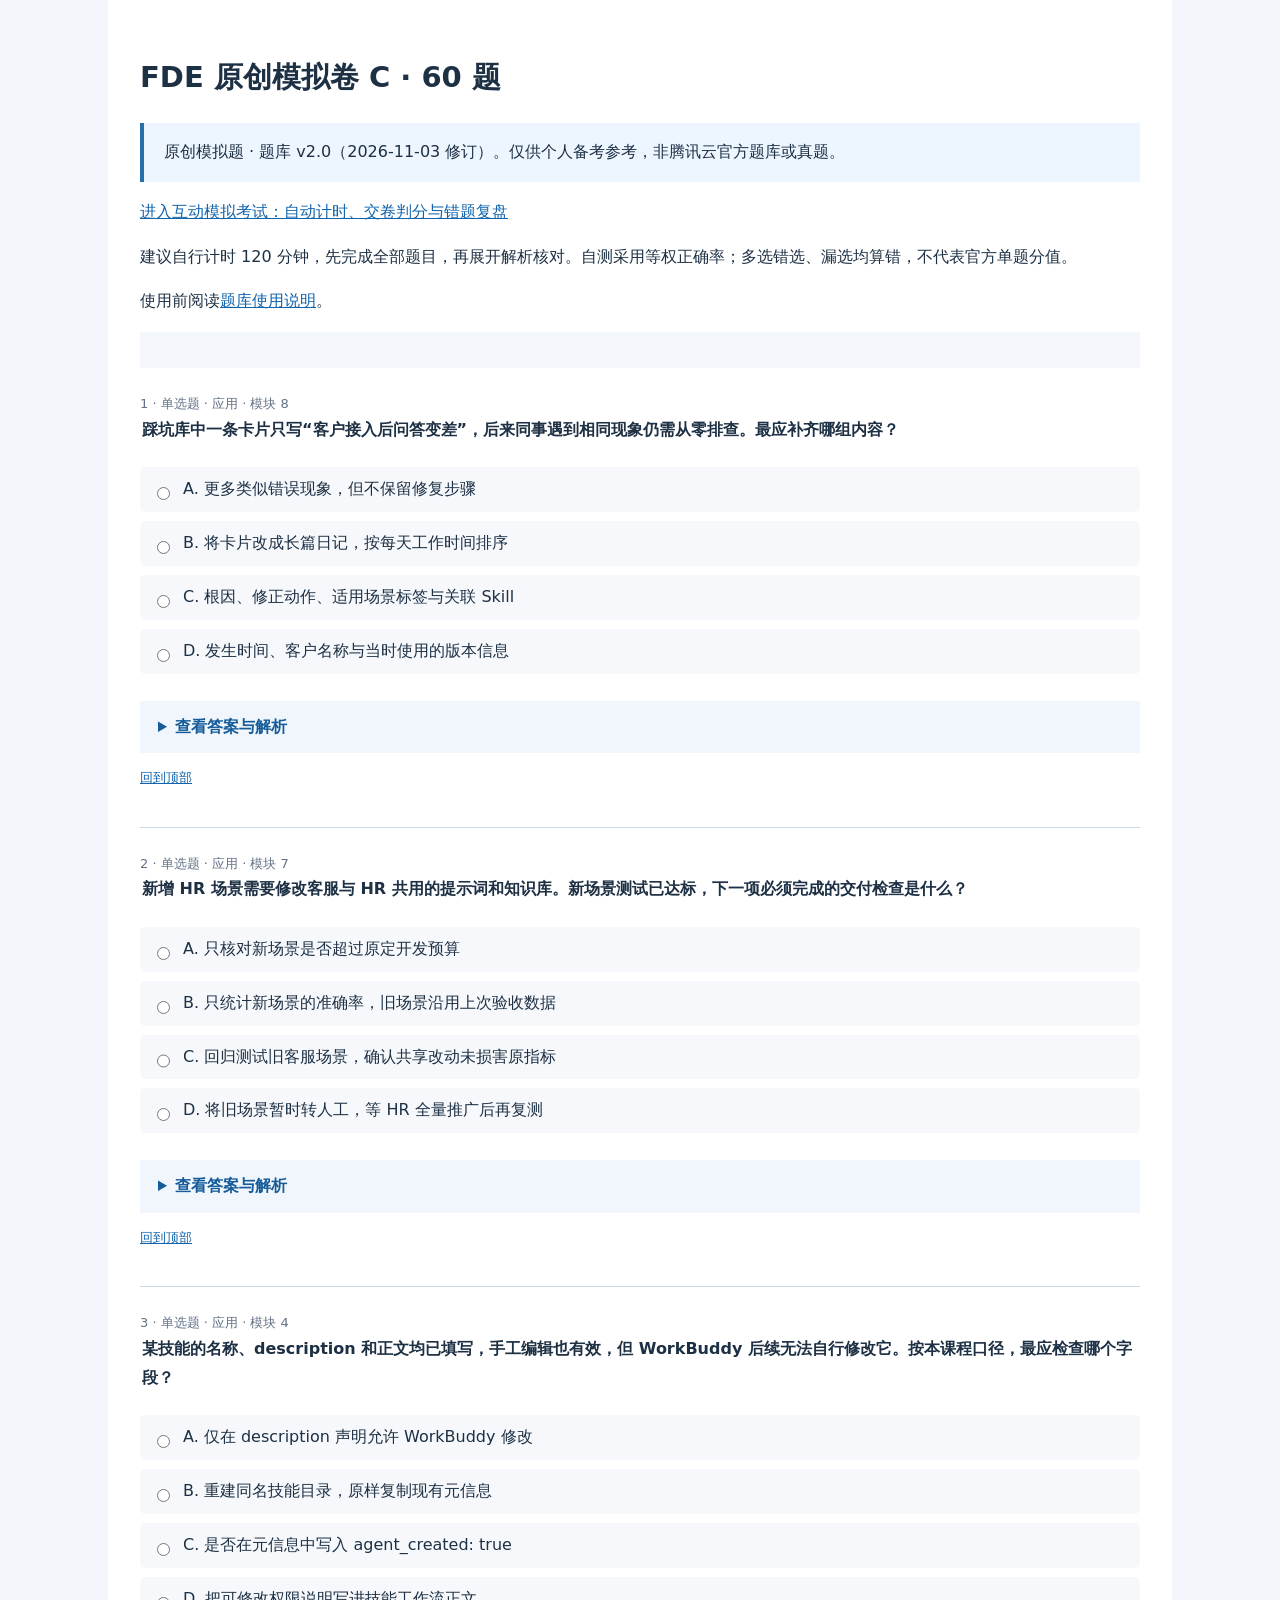
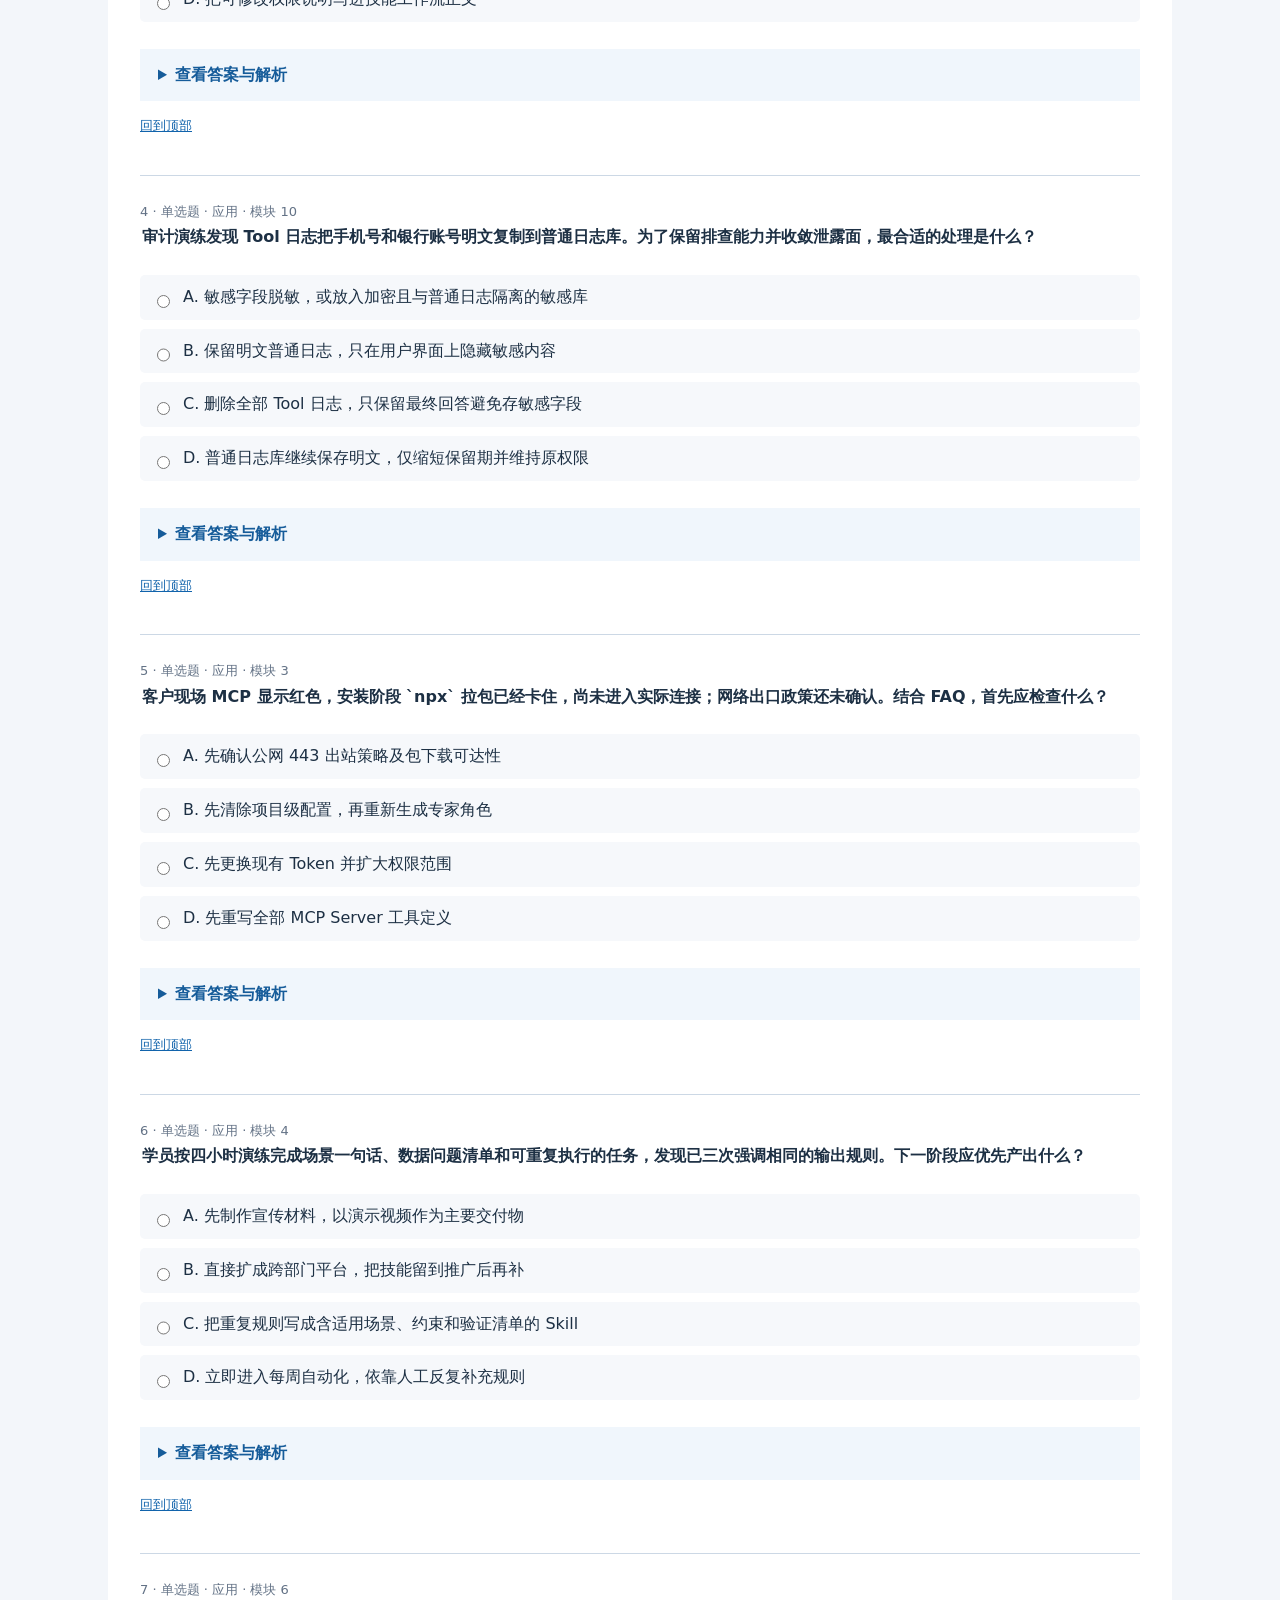
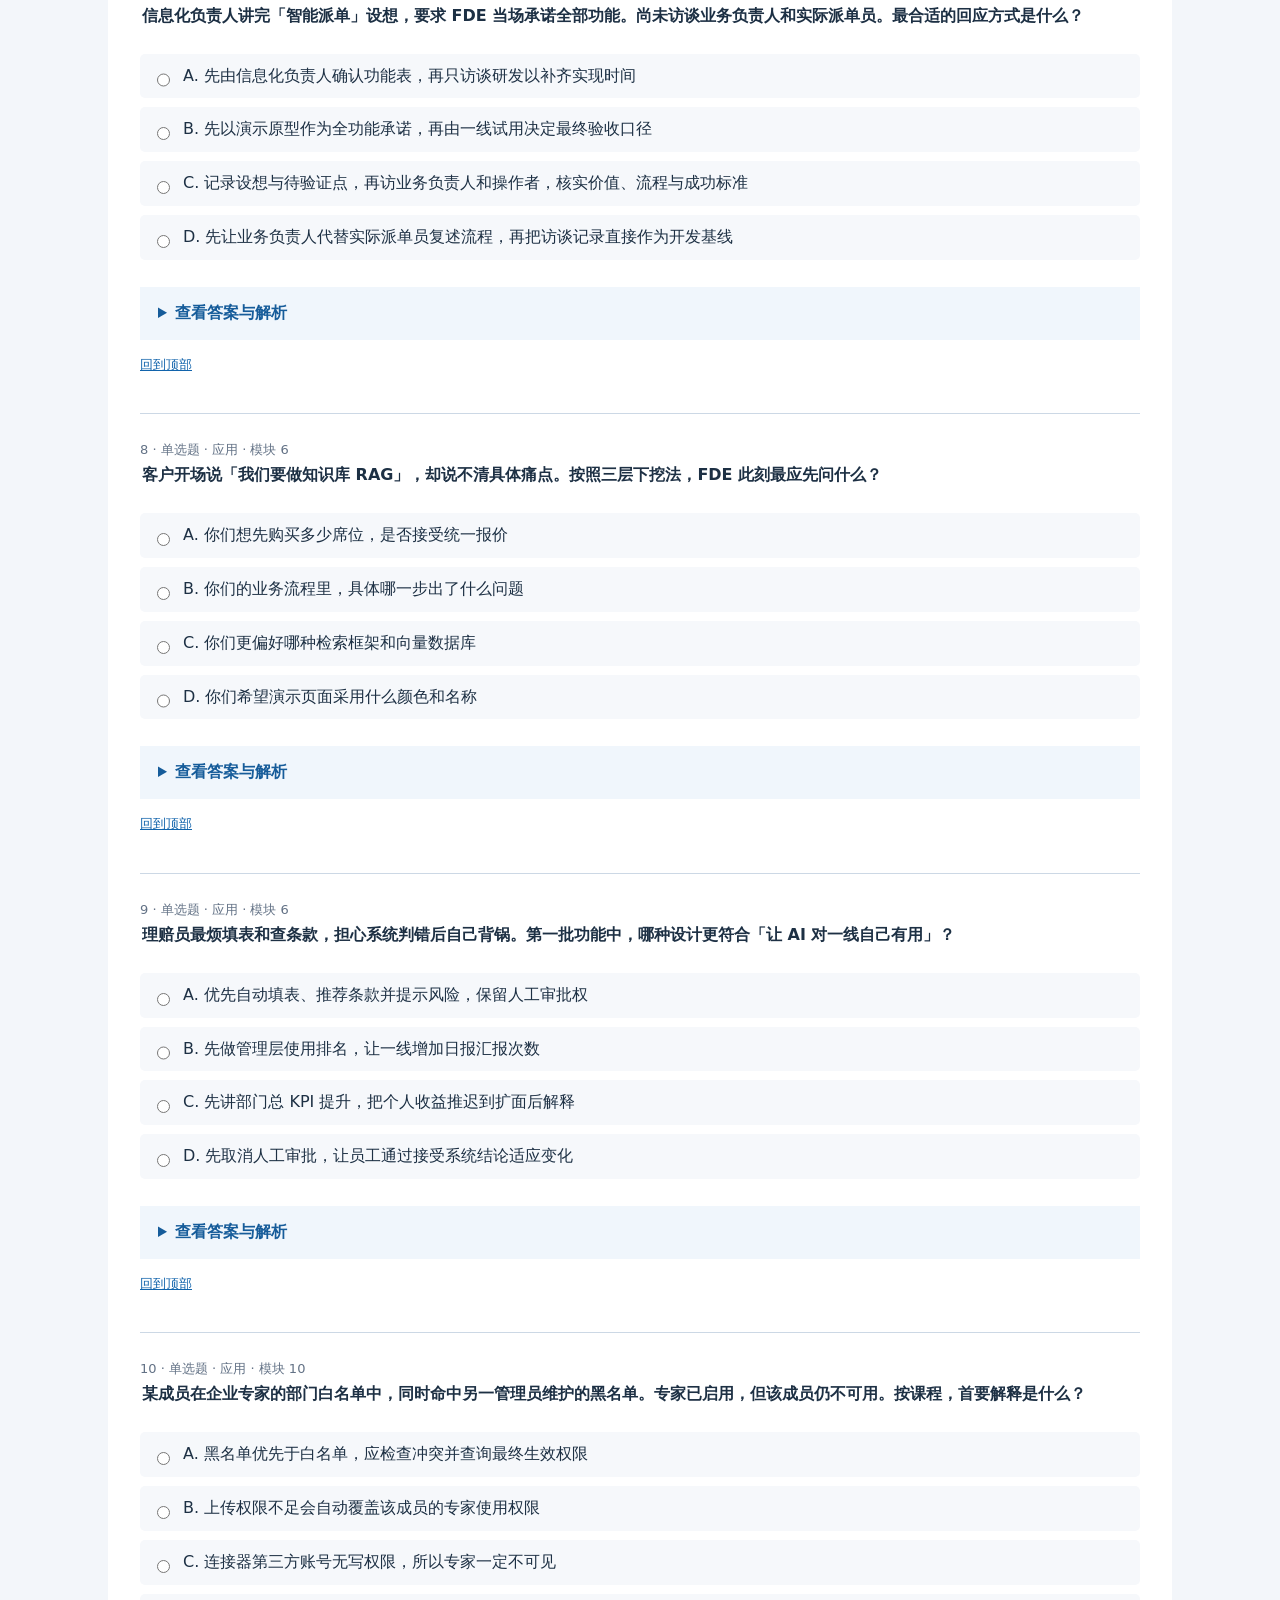
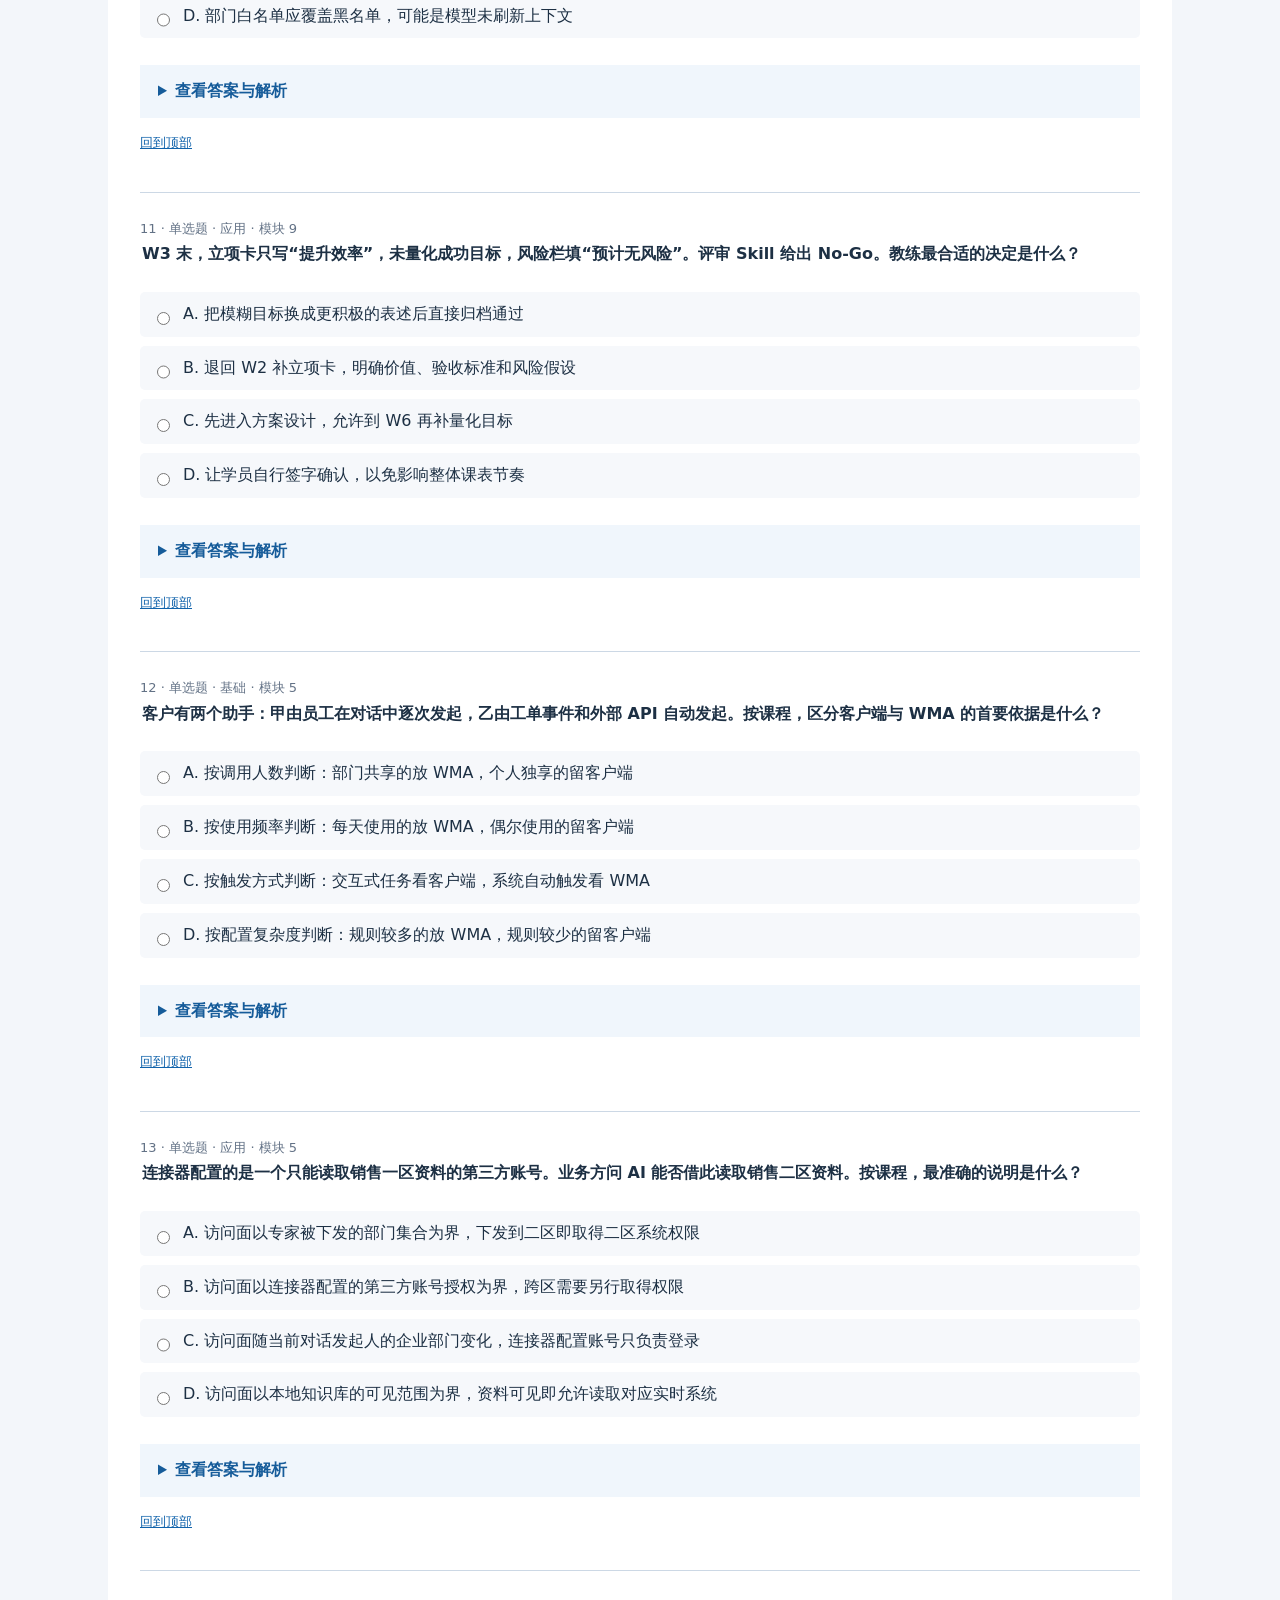
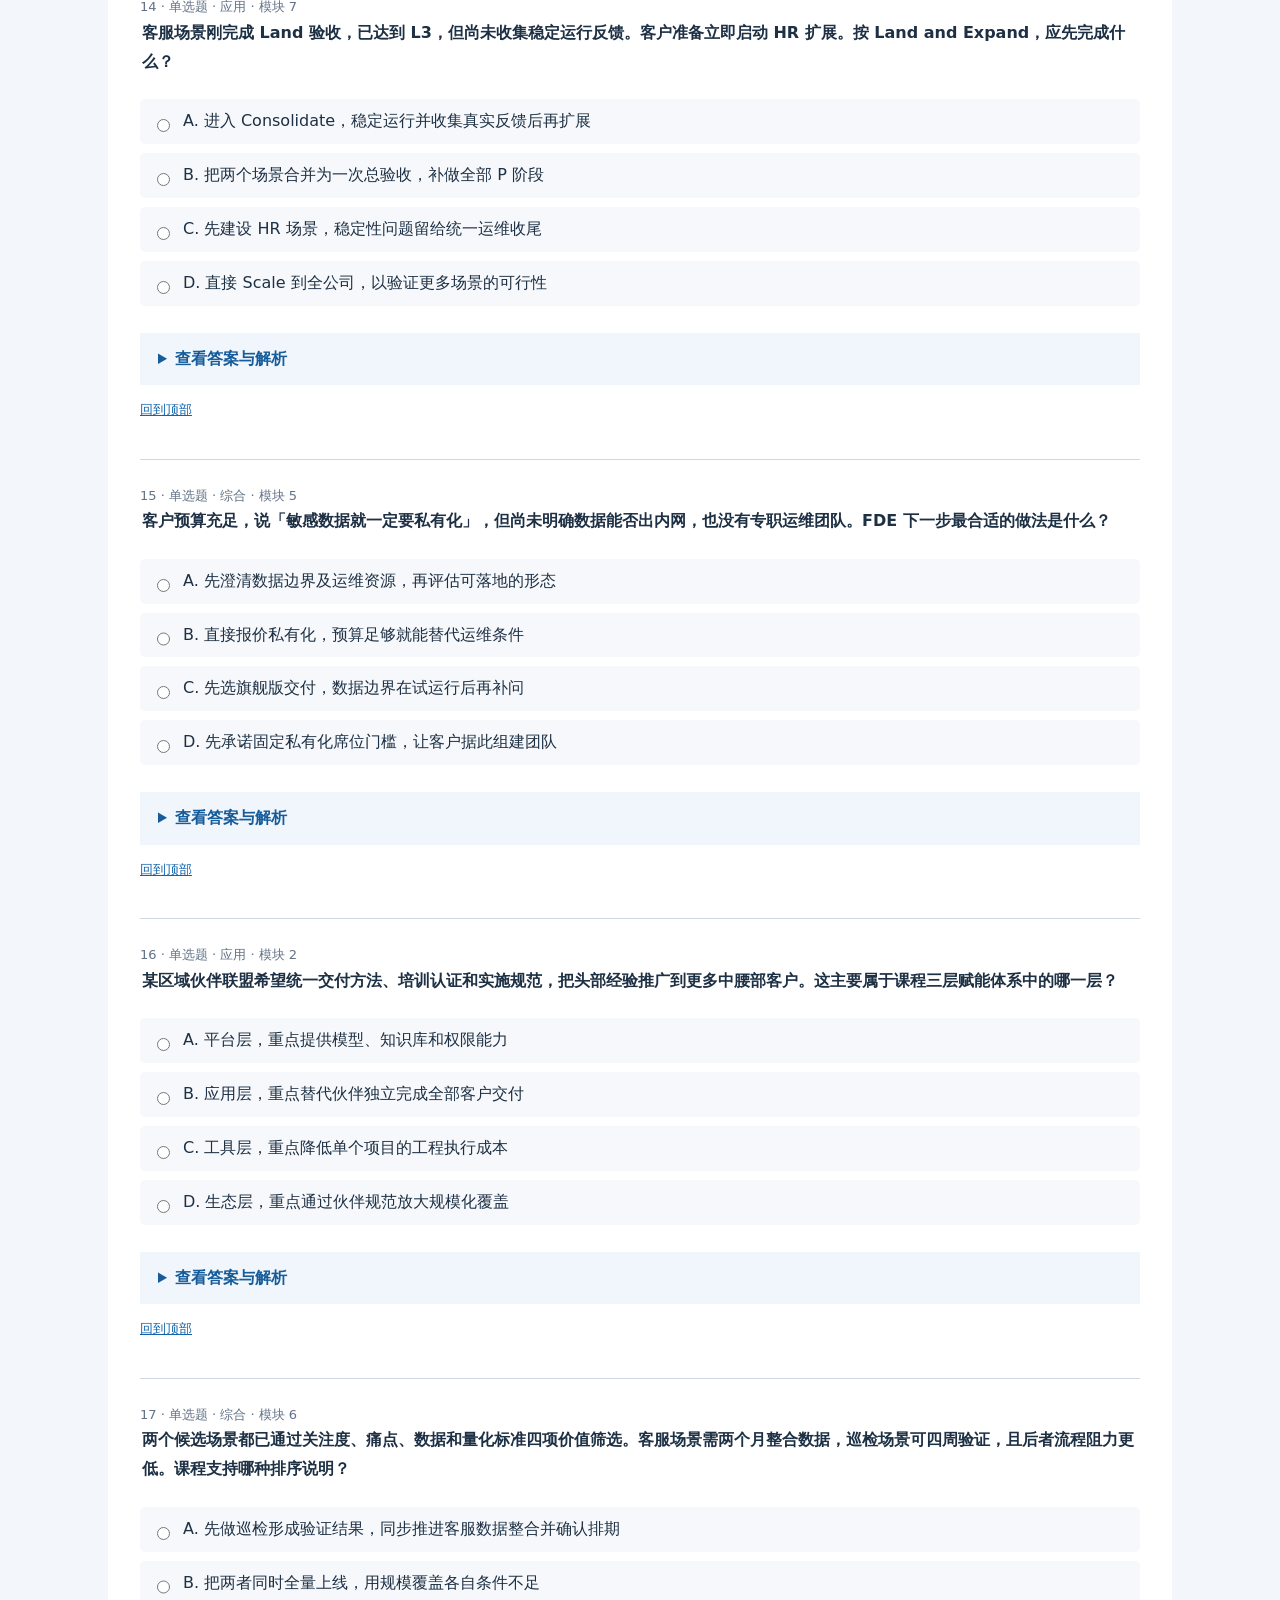
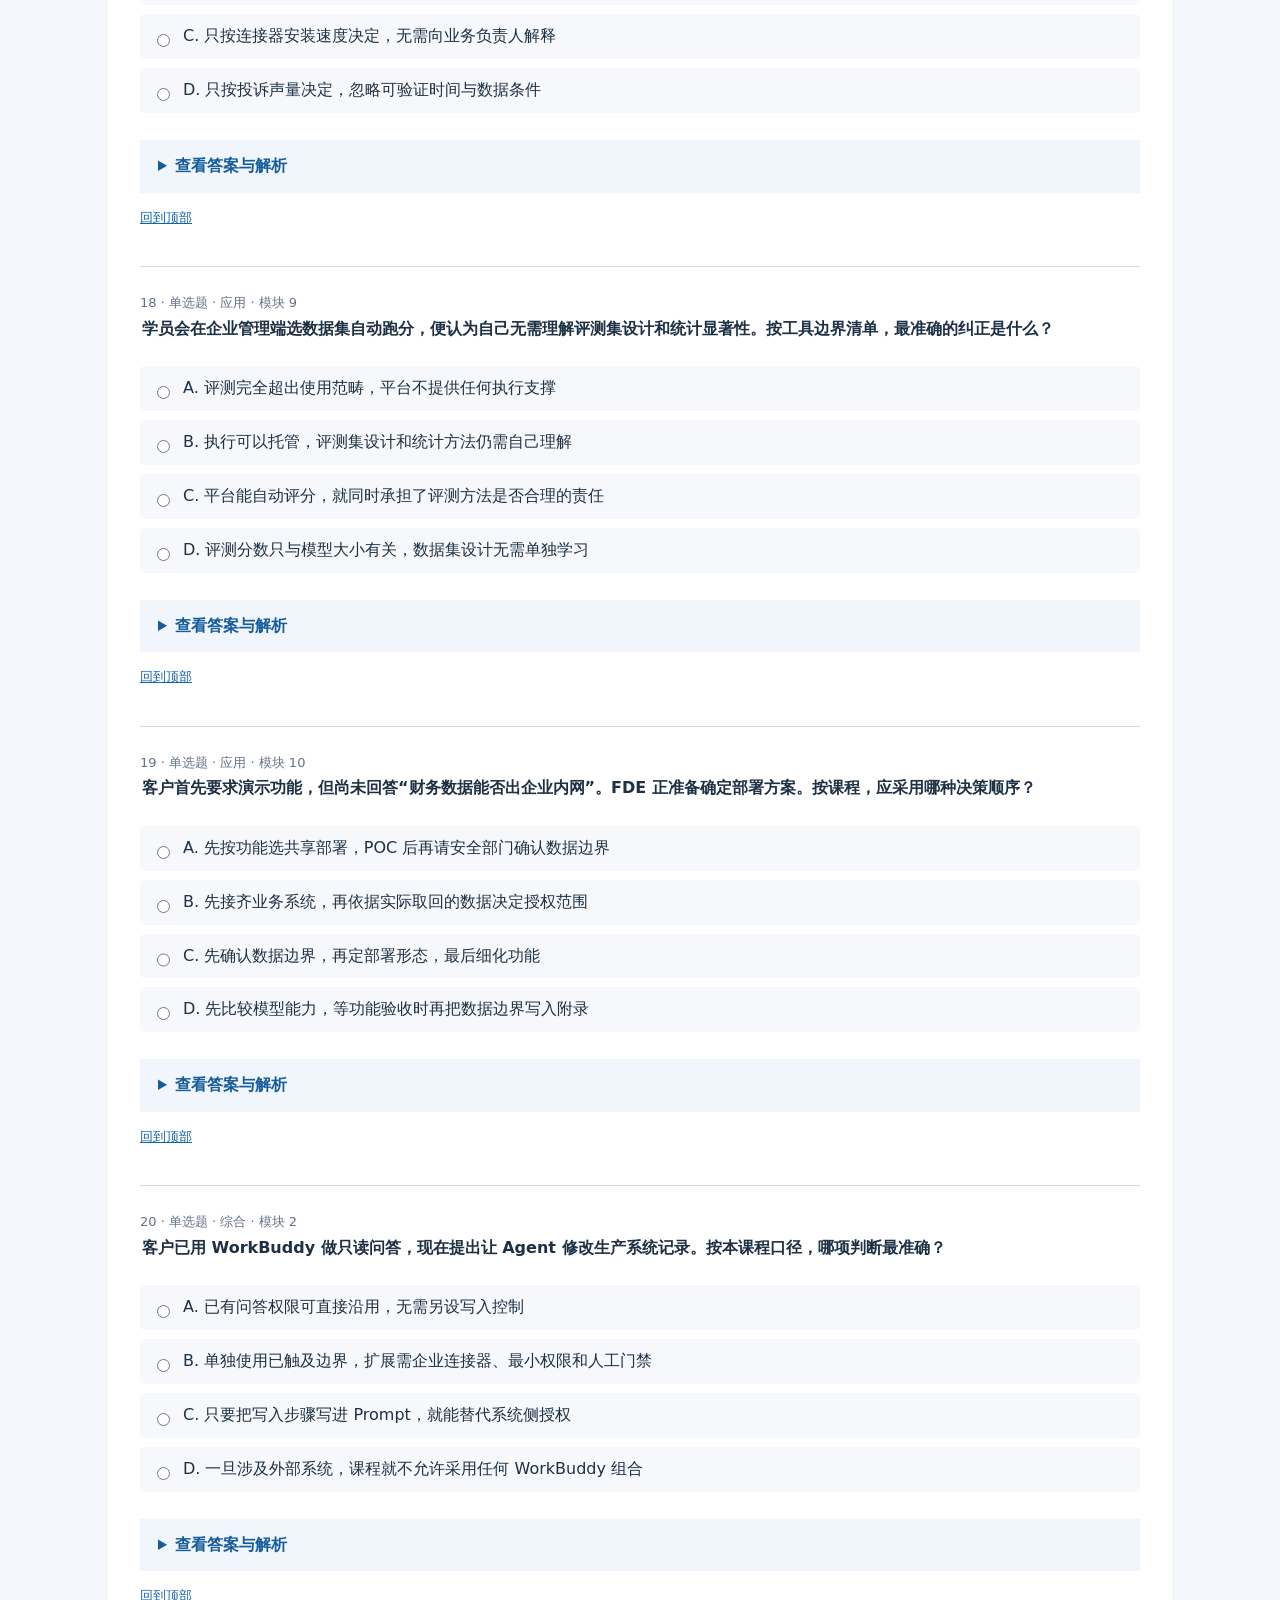
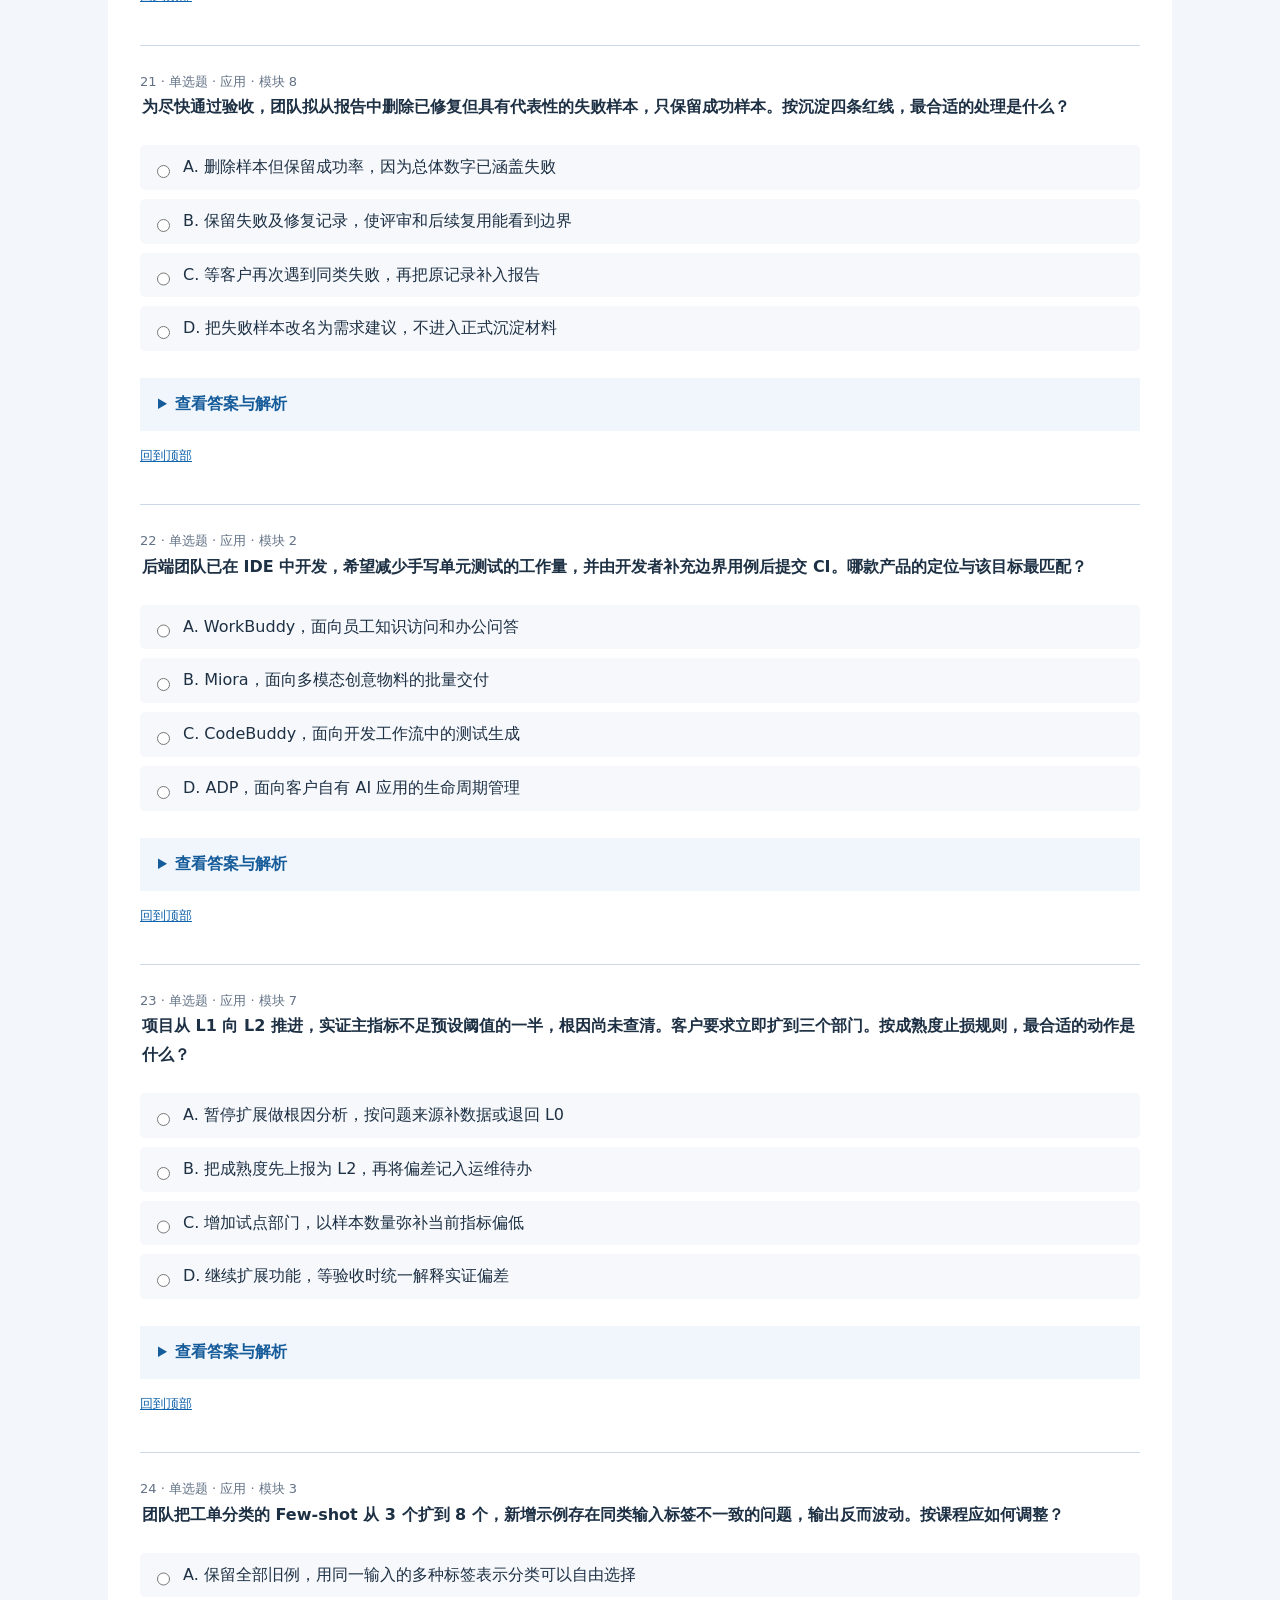
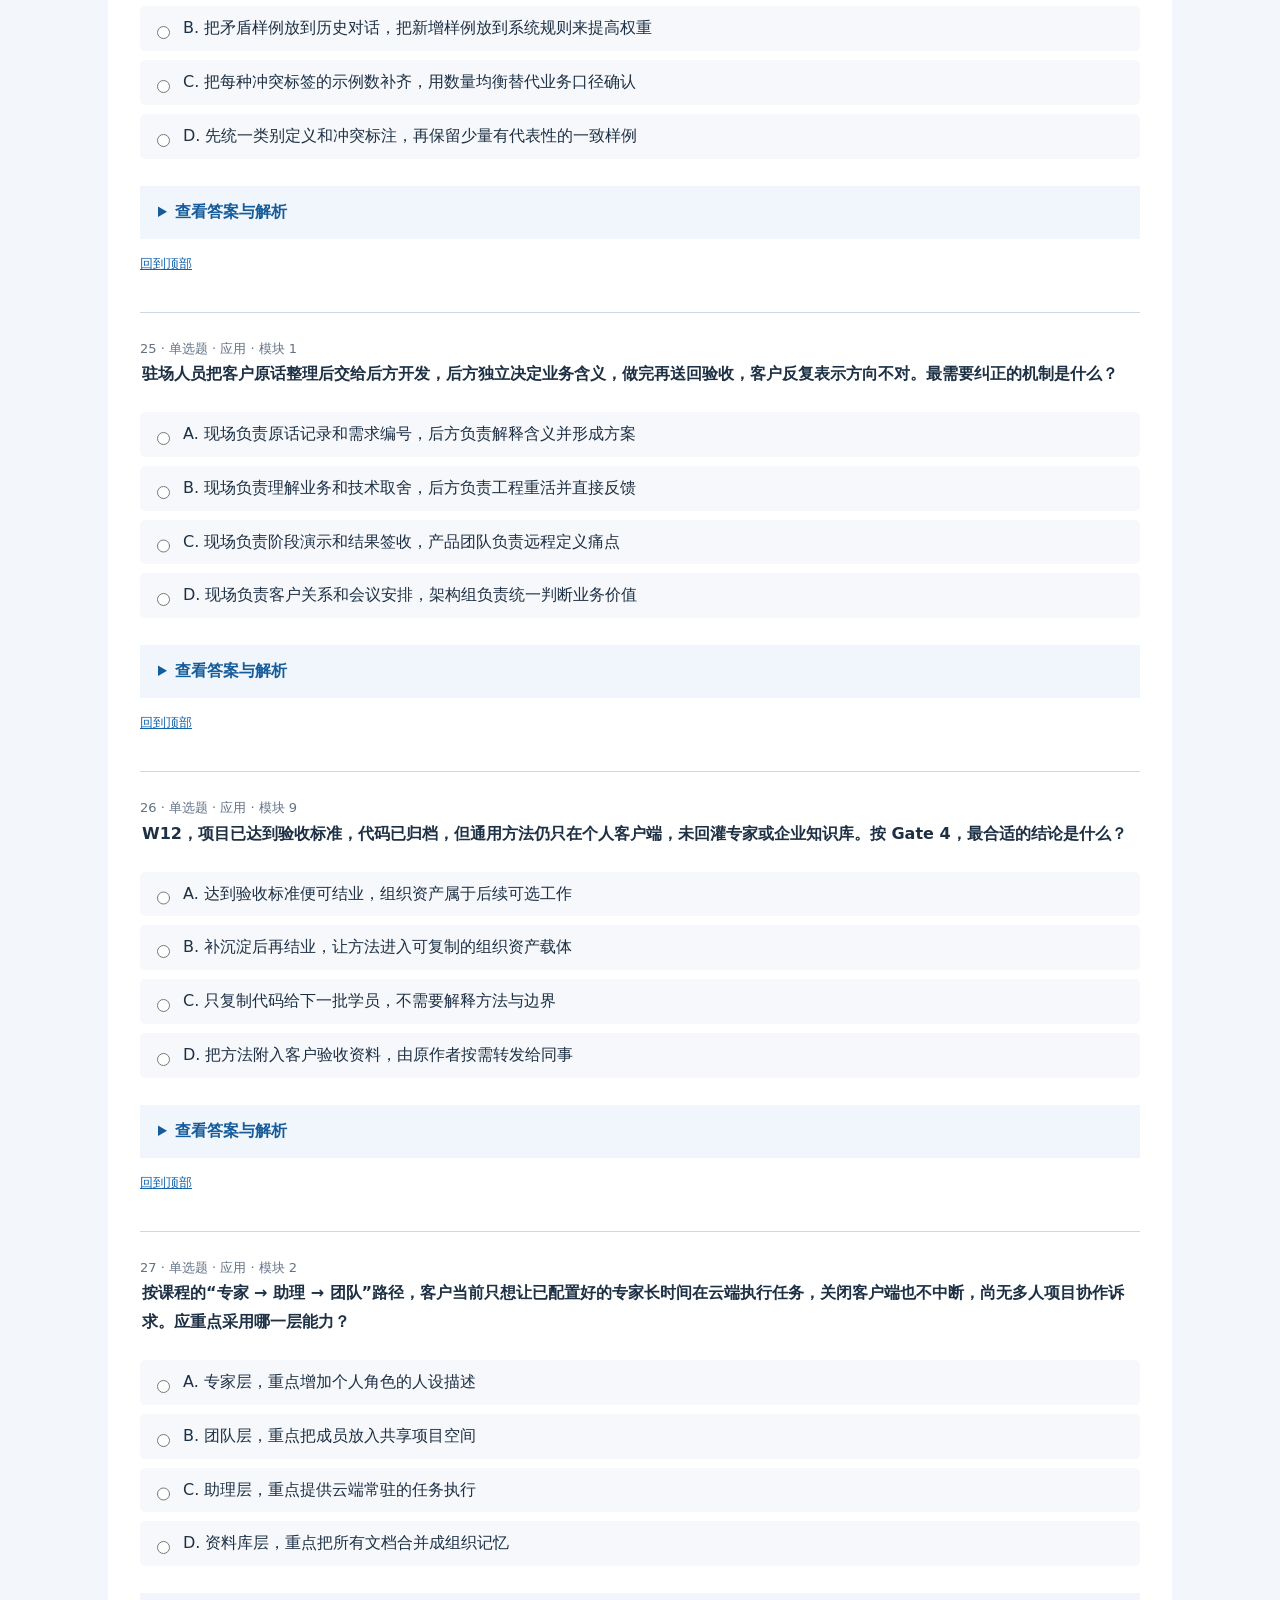
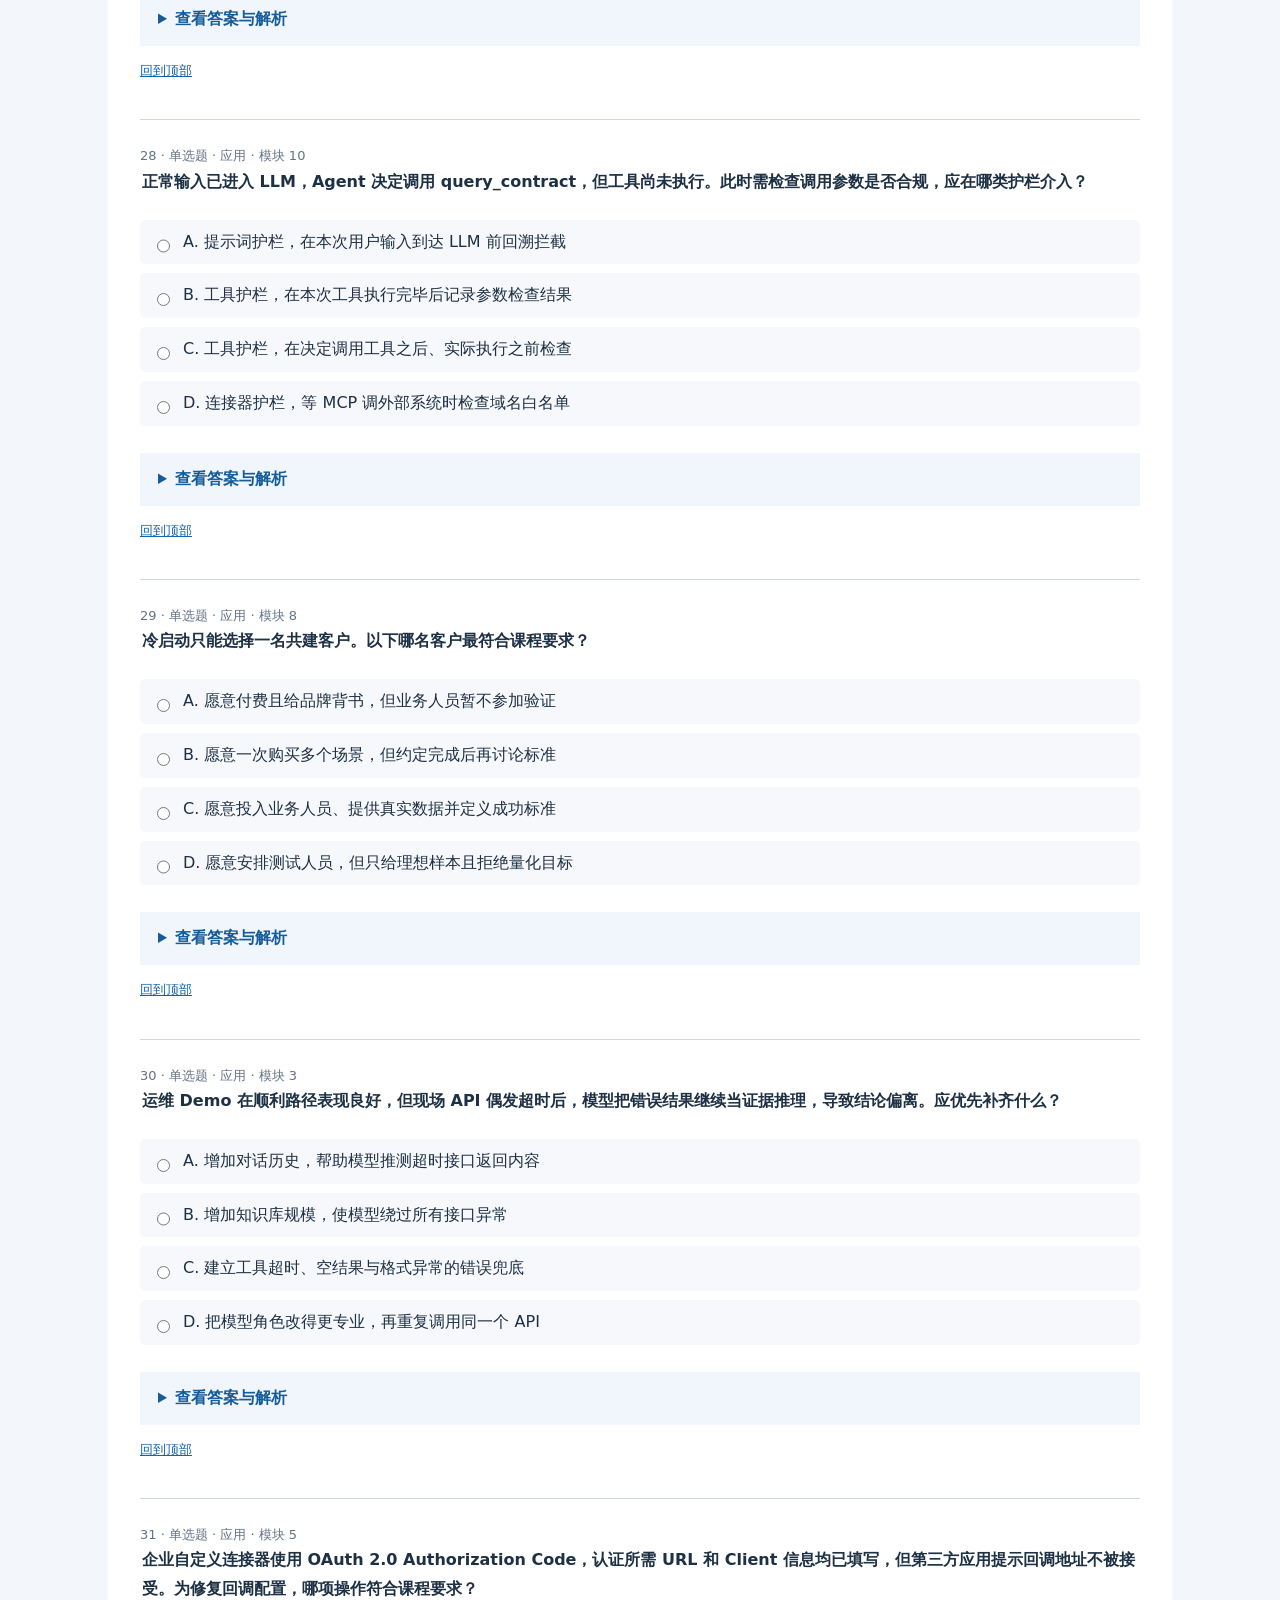
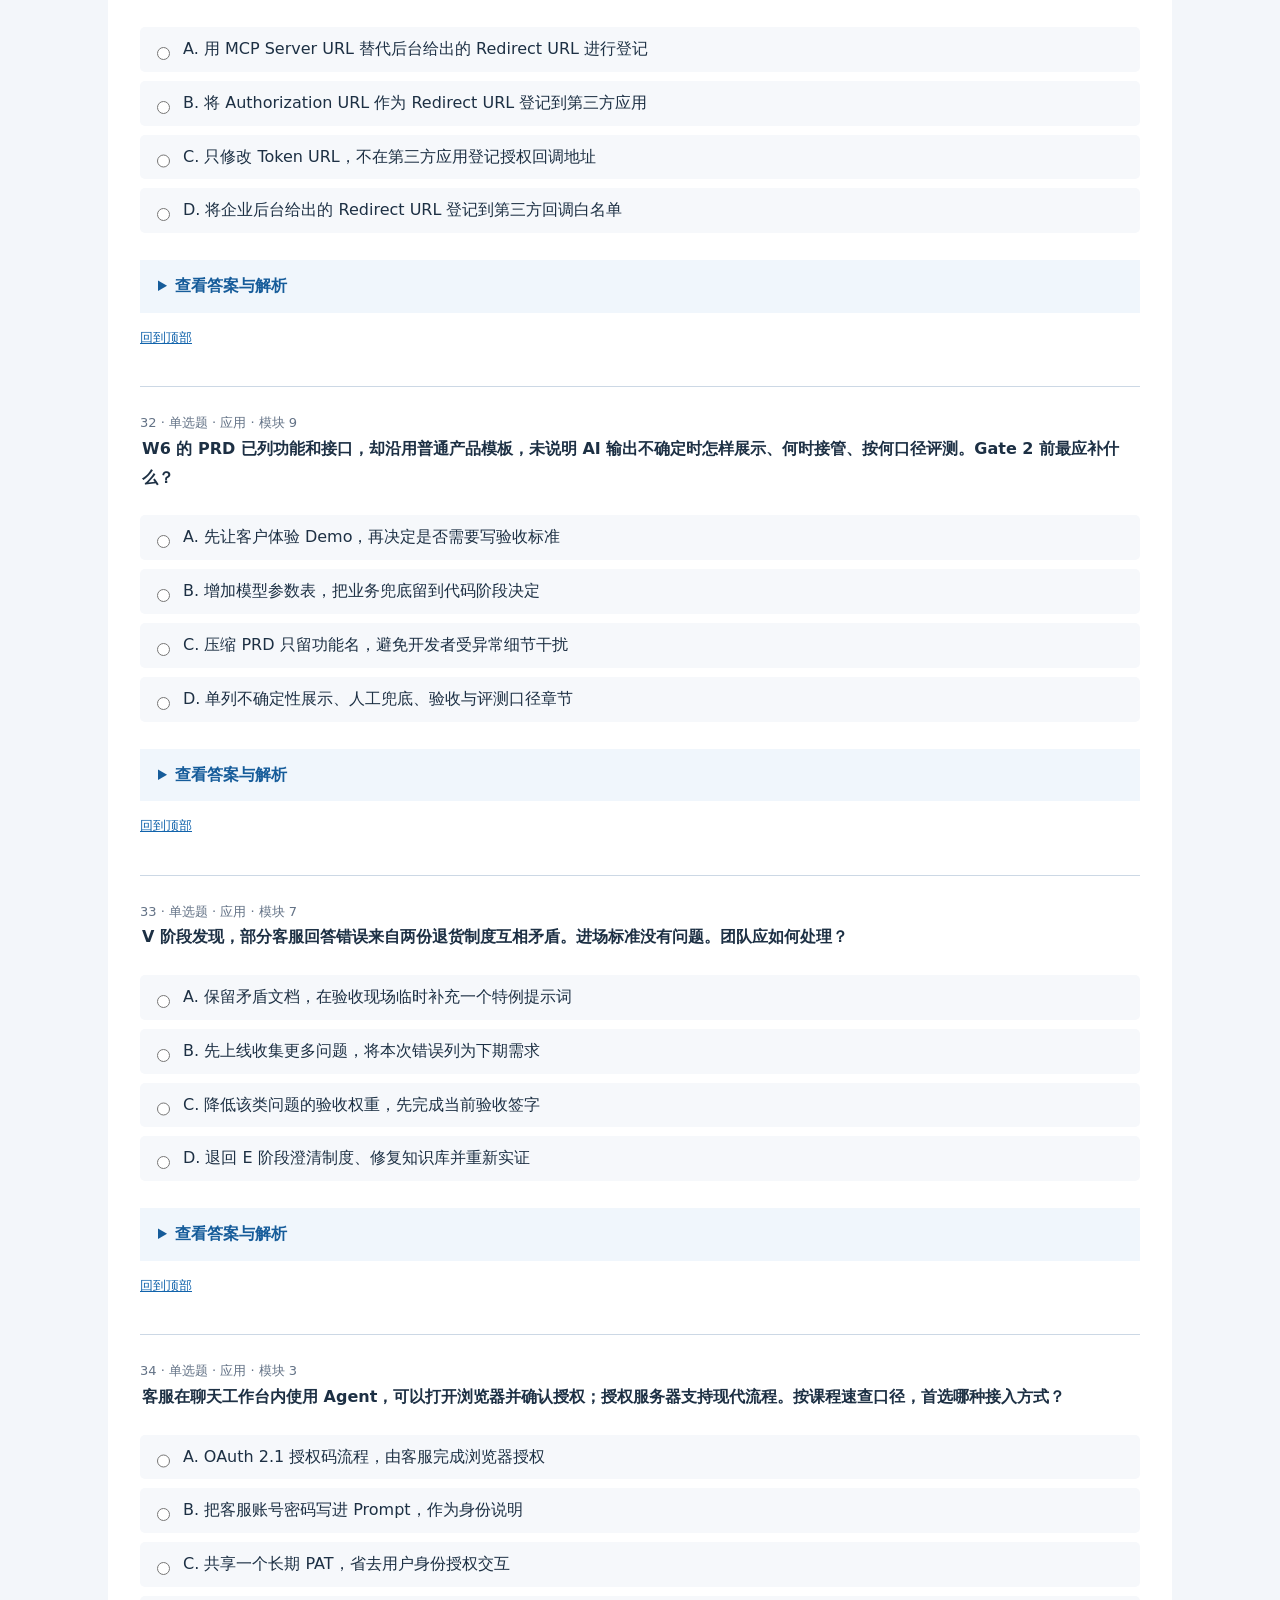
<file: 模拟卷/模拟卷C_离线练习.html>
<!doctype html><html lang="zh-CN"><head><meta charset="utf-8"><meta name="viewport" content="width=device-width,initial-scale=1"><title>FDE 原创模拟卷 C · 60 题</title><style>body{font:16px/1.8 "Microsoft YaHei",system-ui,sans-serif;color:#1d3044;background:#f3f6fa;margin:0}main{max-width:1000px;background:white;margin:auto;padding:32px}h1{font-size:29px}h2{font-size:23px;margin-top:40px}a{color:#1264ac}.notice{background:#edf5ff;border-left:4px solid #276fa9;padding:15px 20px}nav{background:#f4f7fb;padding:18px}nav a{display:inline-block;margin:4px 14px 4px 0}.question{padding:24px 0;border-bottom:1px solid #ccd8e5;break-inside:avoid}.meta{font-size:13px;color:#637286}fieldset{border:0;padding:0;margin:0}legend{font-weight:600;margin:8px 0 14px;white-space:pre-wrap}label{display:flex;gap:10px;margin:9px 0;padding:8px 12px;background:#f6f8fb;border-radius:5px;cursor:pointer}input{margin-top:8px;flex-shrink:0}details{background:#f0f6fc;margin-top:18px;padding:12px 18px}summary{cursor:pointer;color:#165c9a;font-weight:600}.answer{font-weight:700}blockquote{font-size:14px;color:#536579;border-left:3px solid #bdcfe1;padding-left:14px;margin-left:0}.source{font-size:14px}.source a{margin-right:14px}p{overflow-wrap:anywhere}.top{font-size:13px}table{border-collapse:collapse;width:100%}td,th{border:1px solid #d0dae5;padding:8px;text-align:left} @media(max-width:640px){main{padding:18px}h1{font-size:24px}}@media print{body{background:white}main{max-width:none;padding:0}details,.top{display:none}nav{break-after:page}a{color:inherit}label{background:white;padding:2px}}</style></head><body><main id="top"><h1>FDE 原创模拟卷 C · 60 题</h1><p class="notice">原创模拟题 · 题库 v2.0（2026-11-03 修订）。仅供个人备考参考，非腾讯云官方题库或真题。</p><p><a href="../FDE_180题_离线练习.html?paper=C">进入互动模拟考试：自动计时、交卷判分与错题复盘</a></p><p>建议自行计时 120 分钟，先完成全部题目，再展开解析核对。自测采用等权正确率；多选错选、漏选均算错，不代表官方单题分值。</p><p>使用前阅读<a href="../使用说明.html">题库使用说明</a>。</p><nav aria-label="模块导航"></nav><section class="question" id="FDE-139"><div class="meta">1 · 单选题 · 应用 · 模块 8</div><fieldset><legend>踩坑库中一条卡片只写“客户接入后问答变差”，后来同事遇到相同现象仍需从零排查。最应补齐哪组内容？</legend><label><input type="radio" name="FDE-139" value="A"><span>A. 更多类似错误现象，但不保留修复步骤</span></label><label><input type="radio" name="FDE-139" value="B"><span>B. 将卡片改成长篇日记，按每天工作时间排序</span></label><label><input type="radio" name="FDE-139" value="C"><span>C. 根因、修正动作、适用场景标签与关联 Skill</span></label><label><input type="radio" name="FDE-139" value="D"><span>D. 发生时间、客户名称与当时使用的版本信息</span></label></fieldset><details><summary>查看答案与解析</summary><p class="answer">答案：C</p><p>踩坑库要记录出错、根因、修正及关联 Skill 的链条，而非错误清单。补齐场景标签便于检索，补齐根因和修正便于执行，再关联通用方法，才能把一次排查变为后续可复用经验。</p><ul><li><strong>A</strong>：堆现象缺少可执行修正，仍不能降低重复排查成本。</li><li><strong>B</strong>：按时间扩写不保证根因与修正清晰，检索仍可能困难。</li><li><strong>C</strong>：完整因果与解法能让同事检索并调用对应方法。</li><li><strong>D</strong>：时间与版本便于定位背景，但缺少根因和修正仍难复用。</li></ul><p class="source">参考小节：<a href="https://cloud.tencent.com/edu/learning/course-4767-84820-84865">8.7 沉淀载体——资产放在哪里、长什么样</a></p></details><p class="top"><a href="#top">回到顶部</a></p></section><section class="question" id="FDE-120"><div class="meta">2 · 单选题 · 应用 · 模块 7</div><fieldset><legend>新增 HR 场景需要修改客服与 HR 共用的提示词和知识库。新场景测试已达标，下一项必须完成的交付检查是什么？</legend><label><input type="radio" name="FDE-120" value="A"><span>A. 只核对新场景是否超过原定开发预算</span></label><label><input type="radio" name="FDE-120" value="B"><span>B. 只统计新场景的准确率，旧场景沿用上次验收数据</span></label><label><input type="radio" name="FDE-120" value="C"><span>C. 回归测试旧客服场景，确认共享改动未损害原指标</span></label><label><input type="radio" name="FDE-120" value="D"><span>D. 将旧场景暂时转人工，等 HR 全量推广后再复测</span></label></fieldset><details><summary>查看答案与解析</summary><p class="answer">答案：C</p><p>新场景指标好不代表共享改动安全。课程明确 Expand 时要检查老场景不受影响，尤其共享知识库或 Prompt 改动后，应复测客服原指标，证实扩展没有以牺牲既有交付质量为代价。</p><ul><li><strong>A</strong>：预算核对不能发现共享知识或提示词带来的功能回归。</li><li><strong>B</strong>：共享配置发生变化，上次数据不能证明旧场景仍稳定。</li><li><strong>C</strong>：Expand要求老场景不受影响，共享改动尤其需要复测。</li><li><strong>D</strong>：不能通过暂时撤掉旧场景来回避扩展的影响检查。</li></ul><p class="source">参考小节：<a href="https://cloud.tencent.com/edu/learning/course-4767-84819-84860">7.5 Land and Expand</a><a href="https://cloud.tencent.com/edu/learning/course-4767-84822-84877">10.5 评测门槛</a></p></details><p class="top"><a href="#top">回到顶部</a></p></section><section class="question" id="FDE-058"><div class="meta">3 · 单选题 · 应用 · 模块 4</div><fieldset><legend>某技能的名称、description 和正文均已填写，手工编辑也有效，但 WorkBuddy 后续无法自行修改它。按本课程口径，最应检查哪个字段？</legend><label><input type="radio" name="FDE-058" value="A"><span>A. 仅在 description 声明允许 WorkBuddy 修改</span></label><label><input type="radio" name="FDE-058" value="B"><span>B. 重建同名技能目录，原样复制现有元信息</span></label><label><input type="radio" name="FDE-058" value="C"><span>C. 是否在元信息中写入 agent_created: true</span></label><label><input type="radio" name="FDE-058" value="D"><span>D. 把可修改权限说明写进技能工作流正文</span></label></fieldset><details><summary>查看答案与解析</summary><p class="answer">答案：C</p><p>课程明确把 agent_created: true 作为 WorkBuddy 后续自行修改技能的关键字段。技能可执行且可手工编辑，应检查该元信息；仅在描述或正文声明权限，或照抄原配置重建目录，都不能补齐缺失字段。</p><ul><li><strong>A</strong>：description 影响自动匹配，文字声明不代替该字段。</li><li><strong>B</strong>：原样复制仍会保留字段缺失，不能修复根因。</li><li><strong>C</strong>：该字段缺失会使技能被视为不可修改。</li><li><strong>D</strong>：正文约定工作流程，不能替代可修改性的元信息。</li></ul><p class="source">参考小节：<a href="https://cloud.tencent.com/edu/learning/course-4767-84816-84841">4.2 技能（Skill）：装现成的，也会自己建</a><a href="https://cloud.tencent.com/edu/learning/course-4767-84824-84894">12.4 D 产品操作（5 问）</a></p></details><p class="top"><a href="#top">回到顶部</a></p></section><section class="question" id="FDE-170"><div class="meta">4 · 单选题 · 应用 · 模块 10</div><fieldset><legend>审计演练发现 Tool 日志把手机号和银行账号明文复制到普通日志库。为了保留排查能力并收敛泄露面，最合适的处理是什么？</legend><label><input type="radio" name="FDE-170" value="A"><span>A. 敏感字段脱敏，或放入加密且与普通日志隔离的敏感库</span></label><label><input type="radio" name="FDE-170" value="B"><span>B. 保留明文普通日志，只在用户界面上隐藏敏感内容</span></label><label><input type="radio" name="FDE-170" value="C"><span>C. 删除全部 Tool 日志，只保留最终回答避免存敏感字段</span></label><label><input type="radio" name="FDE-170" value="D"><span>D. 普通日志库继续保存明文，仅缩短保留期并维持原权限</span></label></fieldset><details><summary>查看答案与解析</summary><p class="answer">答案：A</p><p>日志也会复制敏感信息，审计不能成为新的泄露源。应对敏感字段 mask，或把必要的敏感记录单独加密隔离保存，同时维持可关联的审计链；全删工具日志或只改界面都不能兼顾排查与治理。</p><ul><li><strong>A</strong>：课程明确要求日志脱敏或独立加密隔离，兼顾审计。</li><li><strong>B</strong>：界面隐藏不减少日志本身的泄露风险。</li><li><strong>C</strong>：缺少工具输入输出会破坏因果链，不利于合规排查。</li><li><strong>D</strong>：缩短保留期仍会暴露明文，不能替代敏感字段脱敏或加密隔离。</li></ul><p class="source">参考小节：<a href="https://cloud.tencent.com/edu/learning/course-4767-84822-84877">10.4 日志审计</a></p></details><p class="top"><a href="#top">回到顶部</a></p></section><section class="question" id="FDE-048"><div class="meta">5 · 单选题 · 应用 · 模块 3</div><fieldset><legend>客户现场 MCP 显示红色，安装阶段 `npx` 拉包已经卡住，尚未进入实际连接；网络出口政策还未确认。结合 FAQ，首先应检查什么？</legend><label><input type="radio" name="FDE-048" value="A"><span>A. 先确认公网 443 出站策略及包下载可达性</span></label><label><input type="radio" name="FDE-048" value="B"><span>B. 先清除项目级配置，再重新生成专家角色</span></label><label><input type="radio" name="FDE-048" value="C"><span>C. 先更换现有 Token 并扩大权限范围</span></label><label><input type="radio" name="FDE-048" value="D"><span>D. 先重写全部 MCP Server 工具定义</span></label></fieldset><details><summary>查看答案与解析</summary><p class="answer">答案：A</p><p>卡在安装拉包阶段而非连接阶段，优先怀疑网络出口。课程和 FAQ 均要求从外到内排查，先问出网策略，必要时准备离线包；此时改权限和配置缺少针对性证据。</p><ul><li><strong>A</strong>：安装阶段受阻与公网出站限制相符，应先检查网络。</li><li><strong>B</strong>：删除配置和改角色不能直接解决包下载的出口限制。</li><li><strong>C</strong>：凭据主要影响后续认证授权，不能修复安装拉包失败。</li><li><strong>D</strong>：工具定义未必已执行，重写不能解决下载受阻。</li></ul><p class="source">参考小节：<a href="https://cloud.tencent.com/edu/learning/course-4767-84815-84836">3.5 MCP 认证——连外部工具时怎么证明&quot;我是我&quot;</a><a href="https://cloud.tencent.com/edu/learning/course-4767-84824-84894">12.4 D 产品操作（5 问）</a></p></details><p class="top"><a href="#top">回到顶部</a></p></section><section class="question" id="FDE-066"><div class="meta">6 · 单选题 · 应用 · 模块 4</div><fieldset><legend>学员按四小时演练完成场景一句话、数据问题清单和可重复执行的任务，发现已三次强调相同的输出规则。下一阶段应优先产出什么？</legend><label><input type="radio" name="FDE-066" value="A"><span>A. 先制作宣传材料，以演示视频作为主要交付物</span></label><label><input type="radio" name="FDE-066" value="B"><span>B. 直接扩成跨部门平台，把技能留到推广后再补</span></label><label><input type="radio" name="FDE-066" value="C"><span>C. 把重复规则写成含适用场景、约束和验证清单的 Skill</span></label><label><input type="radio" name="FDE-066" value="D"><span>D. 立即进入每周自动化，依靠人工反复补充规则</span></label></fieldset><details><summary>查看答案与解析</summary><p class="answer">答案：C</p><p>题干已完成前两小时的出口，并出现规则反复交代的触发信号。第三小时应先固化技能，再在第四小时封装专家并挂自动化。先扩平台或直接调度都会跳过可复用流程的沉淀。</p><ul><li><strong>A</strong>：宣传材料不能代替可执行、可触发的自建技能。</li><li><strong>B</strong>：扩大范围跳过了演练中的技能沉淀阶段。</li><li><strong>C</strong>：符合第三小时把重复规则固化为技能的目标。</li><li><strong>D</strong>：直接调度会继续依赖逐次人工补充规则。</li></ul><p class="source">参考小节：<a href="https://cloud.tencent.com/edu/learning/course-4767-84816-84841">4.6 实操演练：4 小时跑通一个完整闭环</a></p></details><p class="top"><a href="#top">回到顶部</a></p></section><section class="question" id="FDE-093"><div class="meta">7 · 单选题 · 应用 · 模块 6</div><fieldset><legend>信息化负责人讲完「智能派单」设想，要求 FDE 当场承诺全部功能。尚未访谈业务负责人和实际派单员。最合适的回应方式是什么？</legend><label><input type="radio" name="FDE-093" value="A"><span>A. 先由信息化负责人确认功能表，再只访谈研发以补齐实现时间</span></label><label><input type="radio" name="FDE-093" value="B"><span>B. 先以演示原型作为全功能承诺，再由一线试用决定最终验收口径</span></label><label><input type="radio" name="FDE-093" value="C"><span>C. 记录设想与待验证点，再访业务负责人和操作者，核实价值、流程与成功标准</span></label><label><input type="radio" name="FDE-093" value="D"><span>D. 先让业务负责人代替实际派单员复述流程，再把访谈记录直接作为开发基线</span></label></fieldset><details><summary>查看答案与解析</summary><p class="answer">答案：C</p><p>信息化负责人的方案设想只是需求线索。FDE 应继续访谈业务目标的负责人和实际操作人，核实哪个节点卡住、谁受影响以及怎样算成功，再对齐范围和承诺。</p><ul><li><strong>A</strong>：技术排期不能替代对业务目标、真实流程与实际用户的核实。</li><li><strong>B</strong>：原型用于暴露和对齐问题，不应先据此承诺全部功能。</li><li><strong>C</strong>：补齐不同角色视角，向下挖真问题和量化目标，才适合形成承诺依据。</li><li><strong>D</strong>：只由管理者转述仍缺真实操作者视角，记录也不能直接等于已确认基线。</li></ul><p class="source">参考小节：<a href="https://cloud.tencent.com/edu/learning/course-4767-84818-84854">6.1 进场访谈——别急着接需求，先挖三层</a></p></details><p class="top"><a href="#top">回到顶部</a></p></section><section class="question" id="FDE-091"><div class="meta">8 · 单选题 · 应用 · 模块 6</div><fieldset><legend>客户开场说「我们要做知识库 RAG」，却说不清具体痛点。按照三层下挖法，FDE 此刻最应先问什么？</legend><label><input type="radio" name="FDE-091" value="A"><span>A. 你们想先购买多少席位，是否接受统一报价</span></label><label><input type="radio" name="FDE-091" value="B"><span>B. 你们的业务流程里，具体哪一步出了什么问题</span></label><label><input type="radio" name="FDE-091" value="C"><span>C. 你们更偏好哪种检索框架和向量数据库</span></label><label><input type="radio" name="FDE-091" value="D"><span>D. 你们希望演示页面采用什么颜色和名称</span></label></fieldset><details><summary>查看答案与解析</summary><p class="answer">答案：B</p><p>RAG 是客户带来的方案名称，还不是经过验证的业务需求。三层下挖的第一步是定位流程中出问题的具体节点，然后才能找到真实操作者并明确成功指标；报价和技术选型都不应抢在问题定义之前。</p><ul><li><strong>A</strong>：预算信息不能替代对业务问题的具体定位。</li><li><strong>B</strong>：先定位流程节点，符合三层下挖的第一层。</li><li><strong>C</strong>：技术方案比较仍停留在客户给出的方案层。</li><li><strong>D</strong>：展示外观不是识别真实业务痛点的起点。</li></ul><p class="source">参考小节：<a href="https://cloud.tencent.com/edu/learning/course-4767-84818-84854">6.1 进场访谈——别急着接需求，先挖三层</a><a href="https://cloud.tencent.com/edu/learning/course-4767-84824-84894">12.2 B 项目推进（4 问）</a></p></details><p class="top"><a href="#top">回到顶部</a></p></section><section class="question" id="FDE-099"><div class="meta">9 · 单选题 · 应用 · 模块 6</div><fieldset><legend>理赔员最烦填表和查条款，担心系统判错后自己背锅。第一批功能中，哪种设计更符合「让 AI 对一线自己有用」？</legend><label><input type="radio" name="FDE-099" value="A"><span>A. 优先自动填表、推荐条款并提示风险，保留人工审批权</span></label><label><input type="radio" name="FDE-099" value="B"><span>B. 先做管理层使用排名，让一线增加日报汇报次数</span></label><label><input type="radio" name="FDE-099" value="C"><span>C. 先讲部门总 KPI 提升，把个人收益推迟到扩面后解释</span></label><label><input type="radio" name="FDE-099" value="D"><span>D. 先取消人工审批，让员工通过接受系统结论适应变化</span></label></fieldset><details><summary>查看答案与解析</summary><p class="answer">答案：A</p><p>课程强调一线在意自身工时、绩效与体验。自动填表、条款检索和风险提示直接减少重复劳动，并保留理赔员判断关口；这比增加监督与汇报更能提供实际收益，也回应责任方面的顾虑。</p><ul><li><strong>A</strong>：直接省力并保留人决策，符合课程理赔案例设计。</li><li><strong>B</strong>：新增监督与汇报可能增加负担，没有解决最烦的活。</li><li><strong>C</strong>：只强调部门指标不能回应一线个人的真实收益。</li><li><strong>D</strong>：直接取消审批放大责任顾虑，未体现辅助定位。</li></ul><p class="source">参考小节：<a href="https://cloud.tencent.com/edu/learning/course-4767-84818-84854">6.4 一线抵触——技术问题都有解法，人的问题没有</a><a href="https://cloud.tencent.com/edu/learning/course-4767-84824-84894">12.2 B 项目推进（4 问）</a></p></details><p class="top"><a href="#top">回到顶部</a></p></section><section class="question" id="FDE-166"><div class="meta">10 · 单选题 · 应用 · 模块 10</div><fieldset><legend>某成员在企业专家的部门白名单中，同时命中另一管理员维护的黑名单。专家已启用，但该成员仍不可用。按课程，首要解释是什么？</legend><label><input type="radio" name="FDE-166" value="A"><span>A. 黑名单优先于白名单，应检查冲突并查询最终生效权限</span></label><label><input type="radio" name="FDE-166" value="B"><span>B. 上传权限不足会自动覆盖该成员的专家使用权限</span></label><label><input type="radio" name="FDE-166" value="C"><span>C. 连接器第三方账号无写权限，所以专家一定不可见</span></label><label><input type="radio" name="FDE-166" value="D"><span>D. 部门白名单应覆盖黑名单，可能是模型未刷新上下文</span></label></fieldset><details><summary>查看答案与解析</summary><p class="answer">答案：A</p><p>题设已排除未启用因素，直接存在名单冲突。课程明确黑名单优先于白名单，且这是权限排查的第一入口；应核对冲突来源，再用后台权限查询验证最终结果，而非调模型或上传策略。</p><ul><li><strong>A</strong>：同成员命中两策略时黑名单优先，权限查询可验证。</li><li><strong>B</strong>：上传与下发独立，不能用上传权限解释使用策略冲突。</li><li><strong>C</strong>：第三方数据权限与专家可见性不是同一层问题。</li><li><strong>D</strong>：课程优先级是黑名单更高，不能归因于模型上下文。</li></ul><p class="source">参考小节：<a href="https://cloud.tencent.com/edu/learning/course-4767-84822-84877">10.3 权限模型</a></p></details><p class="top"><a href="#top">回到顶部</a></p></section><section class="question" id="FDE-150"><div class="meta">11 · 单选题 · 应用 · 模块 9</div><fieldset><legend>W3 末，立项卡只写“提升效率”，未量化成功目标，风险栏填“预计无风险”。评审 Skill 给出 No-Go。教练最合适的决定是什么？</legend><label><input type="radio" name="FDE-150" value="A"><span>A. 把模糊目标换成更积极的表述后直接归档通过</span></label><label><input type="radio" name="FDE-150" value="B"><span>B. 退回 W2 补立项卡，明确价值、验收标准和风险假设</span></label><label><input type="radio" name="FDE-150" value="C"><span>C. 先进入方案设计，允许到 W6 再补量化目标</span></label><label><input type="radio" name="FDE-150" value="D"><span>D. 让学员自行签字确认，以免影响整体课表节奏</span></label></fieldset><details><summary>查看答案与解析</summary><p class="answer">答案：B</p><p>Gate 1 检查真需求、业务价值可量化和风险假设列全。题设两项关键依据缺失，应由教练打回补充，而不是因时间表临时放行；评审工具提供结构化意见，最终放行责任仍在教练。</p><ul><li><strong>A</strong>：换措辞没有补齐量化目标和风险依据，仍应No-Go。</li><li><strong>B</strong>：Gate1要求价值可量化及风险假设列全，有缺口应补齐。</li><li><strong>C</strong>：Gate不能把不成熟立项放行，目标与风险是前置要求。</li><li><strong>D</strong>：学员自评缺少客观终审，课表也不能代替Gate通过。</li></ul><p class="source">参考小节：<a href="https://cloud.tencent.com/edu/learning/course-4767-84821-84872">9.3 四道 Gate 与教练闭环</a></p></details><p class="top"><a href="#top">回到顶部</a></p></section><section class="question" id="FDE-073"><div class="meta">12 · 单选题 · 基础 · 模块 5</div><fieldset><legend>客户有两个助手：甲由员工在对话中逐次发起，乙由工单事件和外部 API 自动发起。按课程，区分客户端与 WMA 的首要依据是什么？</legend><label><input type="radio" name="FDE-073" value="A"><span>A. 按调用人数判断：部门共享的放 WMA，个人独享的留客户端</span></label><label><input type="radio" name="FDE-073" value="B"><span>B. 按使用频率判断：每天使用的放 WMA，偶尔使用的留客户端</span></label><label><input type="radio" name="FDE-073" value="C"><span>C. 按触发方式判断：交互式任务看客户端，系统自动触发看 WMA</span></label><label><input type="radio" name="FDE-073" value="D"><span>D. 按配置复杂度判断：规则较多的放 WMA，规则较少的留客户端</span></label></fieldset><details><summary>查看答案与解析</summary><p class="answer">答案：C</p><p>三个端分别服务人用 AI、管理 AI 和云端托管运行。区分客户端与 WMA 先看由人发起对话还是由系统自动触发；部署合规和权限仍需另外核对。</p><ul><li><strong>A</strong>：多人或个人并不能替代对触发来源和运行方式的判断。</li><li><strong>B</strong>：高频手动任务仍可能在客户端，低频定时任务仍可需要托管。</li><li><strong>C</strong>：课程按人主动对话与定时、事件、API 等系统触发区分运行入口。</li><li><strong>D</strong>：配置复杂度本身不能判断任务是否需要云端自动持续运行。</li></ul><p class="source">参考小节：<a href="https://cloud.tencent.com/edu/learning/course-4767-84817-84847">5.1 三个端与产品家族</a><a href="https://cloud.tencent.com/edu/learning/course-4767-84817-84847">5.6 WMA 与积分口径</a></p></details><p class="top"><a href="#top">回到顶部</a></p></section><section class="question" id="FDE-083"><div class="meta">13 · 单选题 · 应用 · 模块 5</div><fieldset><legend>连接器配置的是一个只能读取销售一区资料的第三方账号。业务方问 AI 能否借此读取销售二区资料。按课程，最准确的说明是什么？</legend><label><input type="radio" name="FDE-083" value="A"><span>A. 访问面以专家被下发的部门集合为界，下发到二区即取得二区系统权限</span></label><label><input type="radio" name="FDE-083" value="B"><span>B. 访问面以连接器配置的第三方账号授权为界，跨区需要另行取得权限</span></label><label><input type="radio" name="FDE-083" value="C"><span>C. 访问面随当前对话发起人的企业部门变化，连接器配置账号只负责登录</span></label><label><input type="radio" name="FDE-083" value="D"><span>D. 访问面以本地知识库的可见范围为界，资料可见即允许读取对应实时系统</span></label></fieldset><details><summary>查看答案与解析</summary><p class="answer">答案：B</p><p>连接器以配置时的第三方账号身份执行。企业内部谁能调用专家，与该账号能从外部系统读取什么，是两个不同层次的授权，不能互相替代。</p><ul><li><strong>A</strong>：专家下发策略控制谁能使用能力，不会自动授予外部系统数据权限。</li><li><strong>B</strong>：配置账号的既有授权限制实际取数范围，模型不能自行扩大。</li><li><strong>C</strong>：不能假定企业连接器会自动切换为每个对话成员的第三方身份。</li><li><strong>D</strong>：资料库可见性与第三方系统实时访问权限属于不同的授权边界。</li></ul><p class="source">参考小节：<a href="https://cloud.tencent.com/edu/learning/course-4767-84817-84847">5.5 企业级连接器：把客户系统接进来</a></p></details><p class="top"><a href="#top">回到顶部</a></p></section><section class="question" id="FDE-119"><div class="meta">14 · 单选题 · 应用 · 模块 7</div><fieldset><legend>客服场景刚完成 Land 验收，已达到 L3，但尚未收集稳定运行反馈。客户准备立即启动 HR 扩展。按 Land and Expand，应先完成什么？</legend><label><input type="radio" name="FDE-119" value="A"><span>A. 进入 Consolidate，稳定运行并收集真实反馈后再扩展</span></label><label><input type="radio" name="FDE-119" value="B"><span>B. 把两个场景合并为一次总验收，补做全部 P 阶段</span></label><label><input type="radio" name="FDE-119" value="C"><span>C. 先建设 HR 场景，稳定性问题留给统一运维收尾</span></label><label><input type="radio" name="FDE-119" value="D"><span>D. 直接 Scale 到全公司，以验证更多场景的可行性</span></label></fieldset><details><summary>查看答案与解析</summary><p class="answer">答案：A</p><p>Land 验收之后还有 Consolidate 稳定运行期，用真实反馈补齐知识与边界。已有场景形成稳态和可信基线，才便于扩展并监控影响；不能因首次通过就跳过巩固，直接铺开新场景。</p><ul><li><strong>A</strong>：稳定运行承接Land，帮助补足问题再进入Expand。</li><li><strong>B</strong>：课程允许逐个场景PEV，无需推翻已完成的验收。</li><li><strong>C</strong>：将旧场景稳定性问题后移，跳过Land后的巩固环节。</li><li><strong>D</strong>：Scale是扩团队，不能代替已有场景的稳定运行阶段。</li></ul><p class="source">参考小节：<a href="https://cloud.tencent.com/edu/learning/course-4767-84819-84860">7.5 Land and Expand</a></p></details><p class="top"><a href="#top">回到顶部</a></p></section><section class="question" id="FDE-076"><div class="meta">15 · 单选题 · 综合 · 模块 5</div><fieldset><legend>客户预算充足，说「敏感数据就一定要私有化」，但尚未明确数据能否出内网，也没有专职运维团队。FDE 下一步最合适的做法是什么？</legend><label><input type="radio" name="FDE-076" value="A"><span>A. 先澄清数据边界及运维资源，再评估可落地的形态</span></label><label><input type="radio" name="FDE-076" value="B"><span>B. 直接报价私有化，预算足够就能替代运维条件</span></label><label><input type="radio" name="FDE-076" value="C"><span>C. 先选旗舰版交付，数据边界在试运行后再补问</span></label><label><input type="radio" name="FDE-076" value="D"><span>D. 先承诺固定私有化席位门槛，让客户据此组建团队</span></label></fieldset><details><summary>查看答案与解析</summary><p class="answer">答案：A</p><p>课程要求按数据合规而非预算选择部署，并确认私有化日常运维能力。题干两项关键条件都未明，应先澄清；价格与起购门槛未公开，不能为了推进而口头承诺或跳过边界确认。</p><ul><li><strong>A</strong>：先把合规和运维条件弄清，才能决定交付形态。</li><li><strong>B</strong>：预算不能替代维护 GPU、模型与系统的能力。</li><li><strong>C</strong>：先交付后问数据边界会增加后期重做风险。</li><li><strong>D</strong>：课程明确起购与价格需售前咨询，不可随口承诺。</li></ul><p class="source">参考小节：<a href="https://cloud.tencent.com/edu/learning/course-4767-84817-84847">5.2 部署形态选择</a></p></details><p class="top"><a href="#top">回到顶部</a></p></section><section class="question" id="FDE-029"><div class="meta">16 · 单选题 · 应用 · 模块 2</div><fieldset><legend>某区域伙伴联盟希望统一交付方法、培训认证和实施规范，把头部经验推广到更多中腰部客户。这主要属于课程三层赋能体系中的哪一层？</legend><label><input type="radio" name="FDE-029" value="A"><span>A. 平台层，重点提供模型、知识库和权限能力</span></label><label><input type="radio" name="FDE-029" value="B"><span>B. 应用层，重点替代伙伴独立完成全部客户交付</span></label><label><input type="radio" name="FDE-029" value="C"><span>C. 工具层，重点降低单个项目的工程执行成本</span></label><label><input type="radio" name="FDE-029" value="D"><span>D. 生态层，重点通过伙伴规范放大规模化覆盖</span></label></fieldset><details><summary>查看答案与解析</summary><p class="answer">答案：D</p><p>生态层面向 ISV、SI 和区域伙伴输出方法论、培训认证与交付规范，目标是放大覆盖与复制。平台和工具是其底座，但本题所述的伙伴能力扩散机制主要归于生态层。</p><ul><li><strong>A</strong>：平台层提供技术底座，题干重点却是伙伴方法与规范。</li><li><strong>B</strong>：课程三层体系没有此应用层，也不主张替代全部伙伴。</li><li><strong>C</strong>：工具层提供执行工具，尚不足以描述伙伴扩散机制。</li><li><strong>D</strong>：面向伙伴输出方法和认证，直接对应生态层职责。</li></ul><p class="source">参考小节：<a href="https://cloud.tencent.com/edu/learning/course-4767-84814-84830">2.6 三层赋能体系：平台层 · 工具层 · 生态层</a></p></details><p class="top"><a href="#top">回到顶部</a></p></section><section class="question" id="FDE-101"><div class="meta">17 · 单选题 · 综合 · 模块 6</div><fieldset><legend>两个候选场景都已通过关注度、痛点、数据和量化标准四项价值筛选。客服场景需两个月整合数据，巡检场景可四周验证，且后者流程阻力更低。课程支持哪种排序说明？</legend><label><input type="radio" name="FDE-101" value="A"><span>A. 先做巡检形成验证结果，同步推进客服数据整合并确认排期</span></label><label><input type="radio" name="FDE-101" value="B"><span>B. 把两者同时全量上线，用规模覆盖各自条件不足</span></label><label><input type="radio" name="FDE-101" value="C"><span>C. 只按连接器安装速度决定，无需向业务负责人解释</span></label><label><input type="radio" name="FDE-101" value="D"><span>D. 只按投诉声量决定，忽略可验证时间与数据条件</span></label></fieldset><details><summary>查看答案与解析</summary><p class="answer">答案：A</p><p>前四维已经证明两个场景都值得做，接着可用技术可行性和流程阻力排序。先拿到巡检结果、同步准备客服数据，既考虑短期验证也不放弃更痛的场景；排序还应与业务负责人当面确认。</p><ul><li><strong>A</strong>：体现价值筛选后按可行性与阻力安排先后。</li><li><strong>B</strong>：全量同时上线跳过阶段验证，不能消除条件缺口。</li><li><strong>C</strong>：技术只用于后续排序，且需要和业务确认。</li><li><strong>D</strong>：痛点重要，但不能抹去数据与验证条件的差异。</li></ul><p class="source">参考小节：<a href="https://cloud.tencent.com/edu/learning/course-4767-84818-84854">6.5 场景优先级——先定场景，再动手</a></p></details><p class="top"><a href="#top">回到顶部</a></p></section><section class="question" id="FDE-155"><div class="meta">18 · 单选题 · 应用 · 模块 9</div><fieldset><legend>学员会在企业管理端选数据集自动跑分，便认为自己无需理解评测集设计和统计显著性。按工具边界清单，最准确的纠正是什么？</legend><label><input type="radio" name="FDE-155" value="A"><span>A. 评测完全超出使用范畴，平台不提供任何执行支撑</span></label><label><input type="radio" name="FDE-155" value="B"><span>B. 执行可以托管，评测集设计和统计方法仍需自己理解</span></label><label><input type="radio" name="FDE-155" value="C"><span>C. 平台能自动评分，就同时承担了评测方法是否合理的责任</span></label><label><input type="radio" name="FDE-155" value="D"><span>D. 评测分数只与模型大小有关，数据集设计无需单独学习</span></label></fieldset><details><summary>查看答案与解析</summary><p class="answer">答案：B</p><p>课程把评测工程归为通用 AI 工程方法，而非产品功能教学。企业端能自动执行选定数据集并评分，但数据如何设计、结果是否具有代表性仍需人理解，不能把跑分熟练等同于掌握评测方法。</p><ul><li><strong>A</strong>：课程说明企业端有Agent评测，执行可以托管。</li><li><strong>B</strong>：工具边界明确区分自动执行和人必须掌握的方法。</li><li><strong>C</strong>：执行能力不等于方法设计，责任不能转移给自动跑分。</li><li><strong>D</strong>：课程把评测集设计列为通用AI工程方法论，不能省略。</li></ul><p class="source">参考小节：<a href="https://cloud.tencent.com/edu/learning/course-4767-84821-84872">9.4 工具边界清单</a></p></details><p class="top"><a href="#top">回到顶部</a></p></section><section class="question" id="FDE-165"><div class="meta">19 · 单选题 · 应用 · 模块 10</div><fieldset><legend>客户首先要求演示功能，但尚未回答“财务数据能否出企业内网”。FDE 正准备确定部署方案。按课程，应采用哪种决策顺序？</legend><label><input type="radio" name="FDE-165" value="A"><span>A. 先按功能选共享部署，POC 后再请安全部门确认数据边界</span></label><label><input type="radio" name="FDE-165" value="B"><span>B. 先接齐业务系统，再依据实际取回的数据决定授权范围</span></label><label><input type="radio" name="FDE-165" value="C"><span>C. 先确认数据边界，再定部署形态，最后细化功能</span></label><label><input type="radio" name="FDE-165" value="D"><span>D. 先比较模型能力，等功能验收时再把数据边界写入附录</span></label></fieldset><details><summary>查看答案与解析</summary><p class="answer">答案：C</p><p>数据能否出内网会影响部署形态、系统接入和授权颗粒度，必须先问清。课程强调先边界、后形态、再功能，并把边界写进方案第一页；先演示定方案再补安全条件容易造成昂贵返工。</p><ul><li><strong>A</strong>：部署形态受数据边界影响，先选形态可能导致整体返工。</li><li><strong>B</strong>：授权边界应在接入前明确，不能先取数据再补许可。</li><li><strong>C</strong>：边界决定形态和可接系统，是方案功能之前的前置条件。</li><li><strong>D</strong>：边界不能推迟到验收，课程要求在方案第一页明确。</li></ul><p class="source">参考小节：<a href="https://cloud.tencent.com/edu/learning/course-4767-84822-84877">10.2 数据边界：先划清「进出」，再谈功能</a></p></details><p class="top"><a href="#top">回到顶部</a></p></section><section class="question" id="FDE-027"><div class="meta">20 · 单选题 · 综合 · 模块 2</div><fieldset><legend>客户已用 WorkBuddy 做只读问答，现在提出让 Agent 修改生产系统记录。按本课程口径，哪项判断最准确？</legend><label><input type="radio" name="FDE-027" value="A"><span>A. 已有问答权限可直接沿用，无需另设写入控制</span></label><label><input type="radio" name="FDE-027" value="B"><span>B. 单独使用已触及边界，扩展需企业连接器、最小权限和人工门禁</span></label><label><input type="radio" name="FDE-027" value="C"><span>C. 只要把写入步骤写进 Prompt，就能替代系统侧授权</span></label><label><input type="radio" name="FDE-027" value="D"><span>D. 一旦涉及外部系统，课程就不允许采用任何 WorkBuddy 组合</span></label></fieldset><details><summary>查看答案与解析</summary><p class="answer">答案：B</p><p>只读问答能力不自动赋予生产写权限。课程对 WorkBuddy 单独使用划定边界，也明确允许通过企业级连接器等受控扩展；连接能力、最小权限凭据和人工门禁不能由 Prompt 代替。</p><ul><li><strong>A</strong>：问答权限与生产写权限不同，不能直接继承。</li><li><strong>B</strong>：所列三个条件对应课程规定的受控写操作扩展边界。</li><li><strong>C</strong>：Prompt 能表达约束，不能替代系统权限和执行门禁。</li><li><strong>D</strong>：课程允许连接器与 WMA 受控扩展，并非禁止组合。</li></ul><p class="source">参考小节：<a href="https://cloud.tencent.com/edu/learning/course-4767-84814-84830">2.1 WorkBuddy：知识工作者的 AI 协作平台</a></p></details><p class="top"><a href="#top">回到顶部</a></p></section><section class="question" id="FDE-134"><div class="meta">21 · 单选题 · 应用 · 模块 8</div><fieldset><legend>为尽快通过验收，团队拟从报告中删除已修复但具有代表性的失败样本，只保留成功样本。按沉淀四条红线，最合适的处理是什么？</legend><label><input type="radio" name="FDE-134" value="A"><span>A. 删除样本但保留成功率，因为总体数字已涵盖失败</span></label><label><input type="radio" name="FDE-134" value="B"><span>B. 保留失败及修复记录，使评审和后续复用能看到边界</span></label><label><input type="radio" name="FDE-134" value="C"><span>C. 等客户再次遇到同类失败，再把原记录补入报告</span></label><label><input type="radio" name="FDE-134" value="D"><span>D. 把失败样本改名为需求建议，不进入正式沉淀材料</span></label></fieldset><details><summary>查看答案与解析</summary><p class="answer">答案：B</p><p>失败样本展示能力边界、根因和修正，既帮助后续项目避免重踩，也让验收建立在真实证据上。已修复不意味着可以隐藏，应保留修复前后记录；只报成功或换名称处理都削弱可信度。</p><ul><li><strong>A</strong>：总体数字不能替代可复查失败，删除会损害透明度。</li><li><strong>B</strong>：失败样本是沉淀材料与验收诚信基础，不能刻意隐去。</li><li><strong>C</strong>：事后补记录不能替代当前诚信披露与防重复踩坑。</li><li><strong>D</strong>：改名称隐藏了真实失效过程，不利于根因与回归分析。</li></ul><p class="source">参考小节：<a href="https://cloud.tencent.com/edu/learning/course-4767-84820-84865">8.3 三态溯源与四条红线——沉淀的东西怎么让人信</a></p></details><p class="top"><a href="#top">回到顶部</a></p></section><section class="question" id="FDE-023"><div class="meta">22 · 单选题 · 应用 · 模块 2</div><fieldset><legend>后端团队已在 IDE 中开发，希望减少手写单元测试的工作量，并由开发者补充边界用例后提交 CI。哪款产品的定位与该目标最匹配？</legend><label><input type="radio" name="FDE-023" value="A"><span>A. WorkBuddy，面向员工知识访问和办公问答</span></label><label><input type="radio" name="FDE-023" value="B"><span>B. Miora，面向多模态创意物料的批量交付</span></label><label><input type="radio" name="FDE-023" value="C"><span>C. CodeBuddy，面向开发工作流中的测试生成</span></label><label><input type="radio" name="FDE-023" value="D"><span>D. ADP，面向客户自有 AI 应用的生命周期管理</span></label></fieldset><details><summary>查看答案与解析</summary><p class="answer">答案：C</p><p>需求发生在研发工作流内，核心是根据函数和代码上下文生成测试，CodeBuddy 直接匹配。生成后仍需开发者审查边界条件，而非把测试生成等同于无需检查的自动合入。</p><ul><li><strong>A</strong>：办公知识访问不是本题的主要需求和交互入口。</li><li><strong>B</strong>：创意视觉交付与代码测试生成的目标不同。</li><li><strong>C</strong>：IDE 集成和单元测试生成属于其典型交付路径。</li><li><strong>D</strong>：定制应用平台并非 IDE 测试辅助需求的优先工具。</li></ul><p class="source">参考小节：<a href="https://cloud.tencent.com/edu/learning/course-4767-84814-84830">2.2 CodeBuddy：开发者的 AI 编程助手</a></p></details><p class="top"><a href="#top">回到顶部</a></p></section><section class="question" id="FDE-116"><div class="meta">23 · 单选题 · 应用 · 模块 7</div><fieldset><legend>项目从 L1 向 L2 推进，实证主指标不足预设阈值的一半，根因尚未查清。客户要求立即扩到三个部门。按成熟度止损规则，最合适的动作是什么？</legend><label><input type="radio" name="FDE-116" value="A"><span>A. 暂停扩展做根因分析，按问题来源补数据或退回 L0</span></label><label><input type="radio" name="FDE-116" value="B"><span>B. 把成熟度先上报为 L2，再将偏差记入运维待办</span></label><label><input type="radio" name="FDE-116" value="C"><span>C. 增加试点部门，以样本数量弥补当前指标偏低</span></label><label><input type="radio" name="FDE-116" value="D"><span>D. 继续扩展功能，等验收时统一解释实证偏差</span></label></fieldset><details><summary>查看答案与解析</summary><p class="answer">答案：A</p><p>主指标低于阈值 50% 且根因不明，是 L1→L2 的止损信号。应先暂停扩展，查明原因：知识库质量差则补数据，问题定义有误则回 L0；扩部门本身不会消除未知根因。</p><ul><li><strong>A</strong>：课程将此视为止损信号，先查清是数据还是问题定义。</li><li><strong>B</strong>：未达到试点要求不能靠调整汇报等级完成过渡。</li><li><strong>C</strong>：扩大未知根因的试点会增加投入，不能替代根因分析。</li><li><strong>D</strong>：功能扩展会把当前未解决的不确定性推向后续阶段。</li></ul><p class="source">参考小节：<a href="https://cloud.tencent.com/edu/learning/course-4767-84819-84860">7.3 L0–L4 成熟度框架</a></p></details><p class="top"><a href="#top">回到顶部</a></p></section><section class="question" id="FDE-038"><div class="meta">24 · 单选题 · 应用 · 模块 3</div><fieldset><legend>团队把工单分类的 Few-shot 从 3 个扩到 8 个，新增示例存在同类输入标签不一致的问题，输出反而波动。按课程应如何调整？</legend><label><input type="radio" name="FDE-038" value="A"><span>A. 保留全部旧例，用同一输入的多种标签表示分类可以自由选择</span></label><label><input type="radio" name="FDE-038" value="B"><span>B. 把矛盾样例放到历史对话，把新增样例放到系统规则来提高权重</span></label><label><input type="radio" name="FDE-038" value="C"><span>C. 把每种冲突标签的示例数补齐，用数量均衡替代业务口径确认</span></label><label><input type="radio" name="FDE-038" value="D"><span>D. 先统一类别定义和冲突标注，再保留少量有代表性的一致样例</span></label></fieldset><details><summary>查看答案与解析</summary><p class="answer">答案：D</p><p>Few-shot 的价值来自清晰一致的示范，不来自数量本身。先统一冲突类别和标注，再选少量高质量样例，才能减少模型在相同输入上选择不同默认路径的情况。</p><ul><li><strong>A</strong>：多种标签若没有业务边界解释，会保留同类输入标注矛盾的问题。</li><li><strong>B</strong>：改变样例位置没有澄清冲突业务含义，还可能使上下文互相竞争。</li><li><strong>C</strong>：样本数量平衡不能使互相矛盾的标签同时成为稳定分类依据。</li><li><strong>D</strong>：先解决业务定义与标注冲突，少量一致且有代表性的示例更有价值。</li></ul><p class="source">参考小节：<a href="https://cloud.tencent.com/edu/learning/course-4767-84815-84836">3.1 Prompt 工程——把要求写成模型能执行的规格</a></p></details><p class="top"><a href="#top">回到顶部</a></p></section><section class="question" id="FDE-006"><div class="meta">25 · 单选题 · 应用 · 模块 1</div><fieldset><legend>驻场人员把客户原话整理后交给后方开发，后方独立决定业务含义，做完再送回验收，客户反复表示方向不对。最需要纠正的机制是什么？</legend><label><input type="radio" name="FDE-006" value="A"><span>A. 现场负责原话记录和需求编号，后方负责解释含义并形成方案</span></label><label><input type="radio" name="FDE-006" value="B"><span>B. 现场负责理解业务和技术取舍，后方负责工程重活并直接反馈</span></label><label><input type="radio" name="FDE-006" value="C"><span>C. 现场负责阶段演示和结果签收，产品团队负责远程定义痛点</span></label><label><input type="radio" name="FDE-006" value="D"><span>D. 现场负责客户关系和会议安排，架构组负责统一判断业务价值</span></label></fieldset><details><summary>查看答案与解析</summary><p class="answer">答案：B</p><p>传话式 FDE 的问题不是后方不能参与开发，而是现场不承担判断责任。现场理解真实需求，后方承担开发集成，并保持直接反馈，才能缩短判断与执行之间的距离。</p><ul><li><strong>A</strong>：仍把现场限定为传话者，没有解决业务理解与真实现场分离。</li><li><strong>B</strong>：判断贴近现场，执行可由后方支撑，缩短了理解和验证的反馈链。</li><li><strong>C</strong>：增加演示签收并不能代替现场对痛点和约束的判断。</li><li><strong>D</strong>：关系维护重要，但业务价值不能完全脱离现场来定义。</li></ul><p class="source">参考小节：<a href="https://cloud.tencent.com/edu/learning/course-4767-84813-84825">1.4 三个陷阱</a></p></details><p class="top"><a href="#top">回到顶部</a></p></section><section class="question" id="FDE-153"><div class="meta">26 · 单选题 · 应用 · 模块 9</div><fieldset><legend>W12，项目已达到验收标准，代码已归档，但通用方法仍只在个人客户端，未回灌专家或企业知识库。按 Gate 4，最合适的结论是什么？</legend><label><input type="radio" name="FDE-153" value="A"><span>A. 达到验收标准便可结业，组织资产属于后续可选工作</span></label><label><input type="radio" name="FDE-153" value="B"><span>B. 补沉淀后再结业，让方法进入可复制的组织资产载体</span></label><label><input type="radio" name="FDE-153" value="C"><span>C. 只复制代码给下一批学员，不需要解释方法与边界</span></label><label><input type="radio" name="FDE-153" value="D"><span>D. 把方法附入客户验收资料，由原作者按需转发给同事</span></label></fieldset><details><summary>查看答案与解析</summary><p class="answer">答案：B</p><p>Gate 4 要同时满足验收、结构化复盘和能力回灌。个人客户端文件不能支撑全团队复用，应把适用方法上传企业侧并进入专家或知识库，形成下一批人能调用的组织资产后再结业。</p><ul><li><strong>A</strong>：Gate4还要求复盘与能力沉淀，验收通过并非全部条件。</li><li><strong>B</strong>：方法没有回灌即存在Gate4缺口，应补齐组织复用条件。</li><li><strong>C</strong>：代码不等于方法沉淀，下一批仍可能缺乏可复制能力。</li><li><strong>D</strong>：客户资料与人工转发不能保证下一批成员自主调用组织资产。</li></ul><p class="source">参考小节：<a href="https://cloud.tencent.com/edu/learning/course-4767-84821-84872">9.2 12 周四阶段工作流</a><a href="https://cloud.tencent.com/edu/learning/course-4767-84821-84872">9.3 四道 Gate 与教练闭环</a></p></details><p class="top"><a href="#top">回到顶部</a></p></section><section class="question" id="FDE-026"><div class="meta">27 · 单选题 · 应用 · 模块 2</div><fieldset><legend>按课程的“专家 → 助理 → 团队”路径，客户当前只想让已配置好的专家长时间在云端执行任务，关闭客户端也不中断，尚无多人项目协作诉求。应重点采用哪一层能力？</legend><label><input type="radio" name="FDE-026" value="A"><span>A. 专家层，重点增加个人角色的人设描述</span></label><label><input type="radio" name="FDE-026" value="B"><span>B. 团队层，重点把成员放入共享项目空间</span></label><label><input type="radio" name="FDE-026" value="C"><span>C. 助理层，重点提供云端常驻的任务执行</span></label><label><input type="radio" name="FDE-026" value="D"><span>D. 资料库层，重点把所有文档合并成组织记忆</span></label></fieldset><details><summary>查看答案与解析</summary><p class="answer">答案：C</p><p>题干明确强调云端长任务连续推进，这对应助理层的常驻执行能力。专家解决专业能力供给，团队解决组织协作与共享，资料库则是能力资产类型，不是该三层递进中的执行层。</p><ul><li><strong>A</strong>：专家侧重专业角色供给，不能仅靠人设实现云端常驻。</li><li><strong>B</strong>：团队侧重协作和共享，题干尚未提出这一阶段需求。</li><li><strong>C</strong>：云端常驻、客户端关闭不中断正是助理层的目标。</li><li><strong>D</strong>：资料库提供内容上下文，不是常驻执行任务的层级。</li></ul><p class="source">参考小节：<a href="https://cloud.tencent.com/edu/learning/course-4767-84814-84830">2.1 WorkBuddy：知识工作者的 AI 协作平台</a></p></details><p class="top"><a href="#top">回到顶部</a></p></section><section class="question" id="FDE-173"><div class="meta">28 · 单选题 · 应用 · 模块 10</div><fieldset><legend>正常输入已进入 LLM，Agent 决定调用 query_contract，但工具尚未执行。此时需检查调用参数是否合规，应在哪类护栏介入？</legend><label><input type="radio" name="FDE-173" value="A"><span>A. 提示词护栏，在本次用户输入到达 LLM 前回溯拦截</span></label><label><input type="radio" name="FDE-173" value="B"><span>B. 工具护栏，在本次工具执行完毕后记录参数检查结果</span></label><label><input type="radio" name="FDE-173" value="C"><span>C. 工具护栏，在决定调用工具之后、实际执行之前检查</span></label><label><input type="radio" name="FDE-173" value="D"><span>D. 连接器护栏，等 MCP 调外部系统时检查域名白名单</span></label></fieldset><details><summary>查看答案与解析</summary><p class="answer">答案：C</p><p>护栏按检查位置区分。提示词护栏在进入 LLM 前，工具护栏在 Agent 决定调用后执行前，连接器护栏在 MCP 访问外部系统时；题设需要检查工具参数，应在工具护栏拦截或放行。</p><ul><li><strong>A</strong>：提示词护栏检查输入，本题已到工具执行前的检查点。</li><li><strong>B</strong>：工具护栏需执行前拦截，执行完再记录无法阻止越权动作。</li><li><strong>C</strong>：参数检查发生在动作执行前，正是工具护栏的位置。</li><li><strong>D</strong>：连接器护栏管外部访问边界，本题需在工具执行前检查参数。</li></ul><p class="source">参考小节：<a href="https://cloud.tencent.com/edu/learning/course-4767-84822-84877">10.6 三类护栏（Guardrails）</a></p></details><p class="top"><a href="#top">回到顶部</a></p></section><section class="question" id="FDE-136"><div class="meta">29 · 单选题 · 应用 · 模块 8</div><fieldset><legend>冷启动只能选择一名共建客户。以下哪名客户最符合课程要求？</legend><label><input type="radio" name="FDE-136" value="A"><span>A. 愿意付费且给品牌背书，但业务人员暂不参加验证</span></label><label><input type="radio" name="FDE-136" value="B"><span>B. 愿意一次购买多个场景，但约定完成后再讨论标准</span></label><label><input type="radio" name="FDE-136" value="C"><span>C. 愿意投入业务人员、提供真实数据并定义成功标准</span></label><label><input type="radio" name="FDE-136" value="D"><span>D. 愿意安排测试人员，但只给理想样本且拒绝量化目标</span></label></fieldset><details><summary>查看答案与解析</summary><p class="answer">答案：C</p><p>共建强调业务方共同承担验证工作，而不只是买交付。客户需肯投人、肯给真实数据、肯定义成功标准，三者缺一就更像外包关系；因此应选能参与真实验证并明确成功口径的客户。</p><ul><li><strong>A</strong>：品牌与付费不能弥补业务投入、真实数据和标准缺口。</li><li><strong>B</strong>：范围很大且标准滞后，违反冷启动聚焦与前置验证。</li><li><strong>C</strong>：三项同时满足，才具备课程所说共建客户的基本条件。</li><li><strong>D</strong>：理想样本和模糊目标不能构成可验证的共建条件。</li></ul><p class="source">参考小节：<a href="https://cloud.tencent.com/edu/learning/course-4767-84820-84865">8.5 冷启动四条铁律与定价陷阱——沉淀机制怎么起步</a></p></details><p class="top"><a href="#top">回到顶部</a></p></section><section class="question" id="FDE-042"><div class="meta">30 · 单选题 · 应用 · 模块 3</div><fieldset><legend>运维 Demo 在顺利路径表现良好，但现场 API 偶发超时后，模型把错误结果继续当证据推理，导致结论偏离。应优先补齐什么？</legend><label><input type="radio" name="FDE-042" value="A"><span>A. 增加对话历史，帮助模型推测超时接口返回内容</span></label><label><input type="radio" name="FDE-042" value="B"><span>B. 增加知识库规模，使模型绕过所有接口异常</span></label><label><input type="radio" name="FDE-042" value="C"><span>C. 建立工具超时、空结果与格式异常的错误兜底</span></label><label><input type="radio" name="FDE-042" value="D"><span>D. 把模型角色改得更专业，再重复调用同一个 API</span></label></fieldset><details><summary>查看答案与解析</summary><p class="answer">答案：C</p><p>失败点在于外部调用异常未被工程层识别与兜底。Harness 错误处理应覆盖超时、空结果和格式异常，避免错误继续传播；知识更多或角色更专业都不能替代失败路径的处理。</p><ul><li><strong>A</strong>：历史推测不是实际工具结果，会增加无依据推理。</li><li><strong>B</strong>：知识库不能保证替代现场接口，更不能掩盖异常。</li><li><strong>C</strong>：为各失败点设计兜底，可阻断异常结果继续误导推理。</li><li><strong>D</strong>：改角色与盲目重调未建立异常处理，可能重复失败。</li></ul><p class="source">参考小节：<a href="https://cloud.tencent.com/edu/learning/course-4767-84815-84836">3.3 Harness 构建——把模型包成可运行的系统</a></p></details><p class="top"><a href="#top">回到顶部</a></p></section><section class="question" id="FDE-082"><div class="meta">31 · 单选题 · 应用 · 模块 5</div><fieldset><legend>企业自定义连接器使用 OAuth 2.0 Authorization Code，认证所需 URL 和 Client 信息均已填写，但第三方应用提示回调地址不被接受。为修复回调配置，哪项操作符合课程要求？</legend><label><input type="radio" name="FDE-082" value="A"><span>A. 用 MCP Server URL 替代后台给出的 Redirect URL 进行登记</span></label><label><input type="radio" name="FDE-082" value="B"><span>B. 将 Authorization URL 作为 Redirect URL 登记到第三方应用</span></label><label><input type="radio" name="FDE-082" value="C"><span>C. 只修改 Token URL，不在第三方应用登记授权回调地址</span></label><label><input type="radio" name="FDE-082" value="D"><span>D. 将企业后台给出的 Redirect URL 登记到第三方回调白名单</span></label></fieldset><details><summary>查看答案与解析</summary><p class="answer">答案：D</p><p>OAuth 2.0 授权码流程需将后台 Redirect URL 登记到第三方回调白名单。授权入口、令牌端点和 MCP 地址不能替代授权回调地址；只修改其他端点也无法修复回调不被接受的问题。</p><ul><li><strong>A</strong>：MCP 服务地址与后台给出的授权回调地址用途不同。</li><li><strong>B</strong>：Authorization URL 是授权入口，不能替代回调地址。</li><li><strong>C</strong>：只改令牌端点未登记实际回调，无法解决白名单错误。</li><li><strong>D</strong>：回调白名单是该认证方式明确要求的配置项。</li></ul><p class="source">参考小节：<a href="https://cloud.tencent.com/edu/learning/course-4767-84817-84847">5.5 企业级连接器：把客户系统接进来</a></p></details><p class="top"><a href="#top">回到顶部</a></p></section><section class="question" id="FDE-149"><div class="meta">32 · 单选题 · 应用 · 模块 9</div><fieldset><legend>W6 的 PRD 已列功能和接口，却沿用普通产品模板，未说明 AI 输出不确定时怎样展示、何时接管、按何口径评测。Gate 2 前最应补什么？</legend><label><input type="radio" name="FDE-149" value="A"><span>A. 先让客户体验 Demo，再决定是否需要写验收标准</span></label><label><input type="radio" name="FDE-149" value="B"><span>B. 增加模型参数表，把业务兜底留到代码阶段决定</span></label><label><input type="radio" name="FDE-149" value="C"><span>C. 压缩 PRD 只留功能名，避免开发者受异常细节干扰</span></label><label><input type="radio" name="FDE-149" value="D"><span>D. 单列不确定性展示、人工兜底、验收与评测口径章节</span></label></fieldset><details><summary>查看答案与解析</summary><p class="answer">答案：D</p><p>题设缺少的正是 AI 产品特有的不确定性、人工兜底和验收评测口径。Gate 2 要求这些章节明确，并保证 MVP 边界及开发可理解性；不能用模型参数、后续演示或功能名称清单来替代。</p><ul><li><strong>A</strong>：把标准推迟到演示后，无法形成可执行PRD和Gate依据。</li><li><strong>B</strong>：模型配置不能替代不确定性、人工兜底和验收口径。</li><li><strong>C</strong>：删除细节会降低可开发性，不能通过方案设计Gate。</li><li><strong>D</strong>：这些是课程要求PRD明确包含的AI特有章节。</li></ul><p class="source">参考小节：<a href="https://cloud.tencent.com/edu/learning/course-4767-84821-84872">9.2 12 周四阶段工作流</a><a href="https://cloud.tencent.com/edu/learning/course-4767-84821-84872">9.3 四道 Gate 与教练闭环</a></p></details><p class="top"><a href="#top">回到顶部</a></p></section><section class="question" id="FDE-111"><div class="meta">33 · 单选题 · 应用 · 模块 7</div><fieldset><legend>V 阶段发现，部分客服回答错误来自两份退货制度互相矛盾。进场标准没有问题。团队应如何处理？</legend><label><input type="radio" name="FDE-111" value="A"><span>A. 保留矛盾文档，在验收现场临时补充一个特例提示词</span></label><label><input type="radio" name="FDE-111" value="B"><span>B. 先上线收集更多问题，将本次错误列为下期需求</span></label><label><input type="radio" name="FDE-111" value="C"><span>C. 降低该类问题的验收权重，先完成当前验收签字</span></label><label><input type="radio" name="FDE-111" value="D"><span>D. 退回 E 阶段澄清制度、修复知识库并重新实证</span></label></fieldset><details><summary>查看答案与解析</summary><p class="answer">答案：D</p><p>题设已定位错误根因在知识库，而非标准本身。应回到 E 阶段协调业务方澄清规则并复测，再按原标准验证；V 阶段临时改权重或贴提示词补丁，都不能证明源头问题得到解决。</p><ul><li><strong>A</strong>：现场补丁没有修复知识源头，后续仍可能产生矛盾。</li><li><strong>B</strong>：未解决验收问题就上线，会继续向生产传递不确定性。</li><li><strong>C</strong>：不能为当前结果临时改变既定标准来凑验收通过。</li><li><strong>D</strong>：矛盾知识是源头根因，应修复后再次验证是否达标。</li></ul><p class="source">参考小节：<a href="https://cloud.tencent.com/edu/learning/course-4767-84819-84860">7.1 PEV 交付闭环</a><a href="https://cloud.tencent.com/edu/learning/course-4767-84819-84860">7.4 范围控制四纪律</a></p></details><p class="top"><a href="#top">回到顶部</a></p></section><section class="question" id="FDE-046"><div class="meta">34 · 单选题 · 应用 · 模块 3</div><fieldset><legend>客服在聊天工作台内使用 Agent，可以打开浏览器并确认授权；授权服务器支持现代流程。按课程速查口径，首选哪种接入方式？</legend><label><input type="radio" name="FDE-046" value="A"><span>A. OAuth 2.1 授权码流程，由客服完成浏览器授权</span></label><label><input type="radio" name="FDE-046" value="B"><span>B. 把客服账号密码写进 Prompt，作为身份说明</span></label><label><input type="radio" name="FDE-046" value="C"><span>C. 共享一个长期 PAT，省去用户身份授权交互</span></label><label><input type="radio" name="FDE-046" value="D"><span>D. 仅因现有系统上线较早而固定使用 OAuth 2.0</span></label></fieldset><details><summary>查看答案与解析</summary><p class="answer">答案：A</p><p>题设有人在场且服务器支持现代授权，符合 OAuth 2.1 的交互式接入场景。PAT 的简化适用性不能替代这里的用户授权，OAuth 2.0 在课程中主要作为老授权服务器兼容的过渡选择。</p><ul><li><strong>A</strong>：浏览器用户授权符合有人在场的现代交互接入。</li><li><strong>B</strong>：账号密码写入 Prompt 既不构成授权流程，也暴露凭据。</li><li><strong>C</strong>：共享长期令牌弱化用户身份区分，也不是题设首选。</li><li><strong>D</strong>：系统年龄不是降级理由，应看授权服务器支持情况。</li></ul><p class="source">参考小节：<a href="https://cloud.tencent.com/edu/learning/course-4767-84815-84836">3.5 MCP 认证——连外部工具时怎么证明&quot;我是我&quot;</a></p></details><p class="top"><a href="#top">回到顶部</a></p></section><section class="question" id="FDE-011"><div class="meta">35 · 单选题 · 应用 · 模块 1</div><fieldset><legend>项目组归档了一套客户私有配置，换客户后需全部重写，却把它计为“平台新增通用能力”。最准确的纠偏是什么？</legend><label><input type="radio" name="FDE-011" value="A"><span>A. 只要平台保存了配置，就已满足通用能力要求</span></label><label><input type="radio" name="FDE-011" value="B"><span>B. 应抽象共性并验证复用，当前配置更接近项目档案</span></label><label><input type="radio" name="FDE-011" value="C"><span>C. 只要客户愿意付费，就可以按通用能力统计</span></label><label><input type="radio" name="FDE-011" value="D"><span>D. 应将配置改成更详细的客户文档再计入通用能力</span></label></fieldset><details><summary>查看答案与解析</summary><p class="answer">答案：B</p><p>通用能力需要从特殊需求中提炼共性，让后续同类场景可复用。题设配置换客户即失效，保存位置和文档厚度都不能改变其私有性，应先抽象再检验可复用范围。</p><ul><li><strong>A</strong>：保存位置不能把只适用于单客户的配置变成通用能力。</li><li><strong>B</strong>：抽象一般模式后再验证，符合平台能力的核心要求。</li><li><strong>C</strong>：客户付费证明项目价值，不能证明跨客户复用价值。</li><li><strong>D</strong>：补文档可改善交接，但不自动产生可复用共性。</li></ul><p class="source">参考小节：<a href="https://cloud.tencent.com/edu/learning/course-4767-84813-84825">1.1 FDE 的本质定义</a></p></details><p class="top"><a href="#top">回到顶部</a></p></section><section class="question" id="FDE-057"><div class="meta">36 · 单选题 · 应用 · 模块 4</div><fieldset><legend>自建工单分析技能被点名时能正常运行，但用户描述同类业务时很少自动触发。按照课程，应优先修改哪一项？</legend><label><input type="radio" name="FDE-057" value="A"><span>A. 把技能打包成专家，只保留一句通用人设</span></label><label><input type="radio" name="FDE-057" value="B"><span>B. 把技能目录改成更短的英文名，保留原有说明</span></label><label><input type="radio" name="FDE-057" value="C"><span>C. 给 references 增加更多资料，暂不改元信息</span></label><label><input type="radio" name="FDE-057" value="D"><span>D. 把 description 写入业务名词、典型场景和触发条件</span></label></fieldset><details><summary>查看答案与解析</summary><p class="answer">答案：D</p><p>手动调用能跑通，说明技能工作流已有基本可执行性；自动匹配不足应优先检查 description。把业务名词和使用条件写具体，才能让匹配依据与真实用户提问产生语义关联。</p><ul><li><strong>A</strong>：只包装人设没有修复技能触发条件的根因。</li><li><strong>B</strong>：仅缩短目录名不能解决说明抽象造成的匹配问题。</li><li><strong>C</strong>：增加正文资源不等于改善自动匹配的入口说明。</li><li><strong>D</strong>：description 直接影响语义匹配，应先补具体触发场景。</li></ul><p class="source">参考小节：<a href="https://cloud.tencent.com/edu/learning/course-4767-84816-84841">4.2 技能（Skill）：装现成的，也会自己建</a><a href="https://cloud.tencent.com/edu/learning/course-4767-84824-84894">12.4 D 产品操作（5 问）</a></p></details><p class="top"><a href="#top">回到顶部</a></p></section><section class="question" id="FDE-055"><div class="meta">37 · 单选题 · 应用 · 模块 4</div><fieldset><legend>运营人员已授权本地工单文件夹，希望用 WorkBuddy 开始第一项工作。哪条指令最符合课程推荐的起手方式？</legend><label><input type="radio" name="FDE-055" value="A"><span>A. 基于工单目录编写客服年度目标，暂按行业常用指标给出预计提升幅度</span></label><label><input type="radio" name="FDE-055" value="B"><span>B. 基于工单目录生成对外宣传摘要，重点展示适合演示的成功处理记录</span></label><label><input type="radio" name="FDE-055" value="C"><span>C. 基于工单目录设计完整自动派单方案，先定流程后再检查现有数据质量</span></label><label><input type="radio" name="FDE-055" value="D"><span>D. 基于工单目录统计字段缺失、重复记录和高频问题，产出数据体检清单</span></label></fieldset><details><summary>查看答案与解析</summary><p class="answer">答案：D</p><p>课程建议第一个任务就给出真实数据、明确任务和可检查产物。在形成方案前先看数据质量和问题分布，而不是提前承诺年度指标或只挑展示材料。</p><ul><li><strong>A</strong>：年度目标和预计提升需要业务基线，不能用行业常用值代替现场体检。</li><li><strong>B</strong>：宣传摘要和精选成功记录不能替代真实任务起步时的数据体检。</li><li><strong>C</strong>：先确定完整自动化方案会把尚未识别的数据质量问题带入下游。</li><li><strong>D</strong>：从真实数据和明确产物起步，先摸清数据状况，符合课程演练顺序。</li></ul><p class="source">参考小节：<a href="https://cloud.tencent.com/edu/learning/course-4767-84816-84841">4.1 界面结构与第一个任务</a></p></details><p class="top"><a href="#top">回到顶部</a></p></section><section class="question" id="FDE-001"><div class="meta">38 · 单选题 · 应用 · 模块 1</div><fieldset><legend>某团队完成合同审查系统后，准备结项。若要体现本课程所定义的 FDE 价值，以下哪项结项成果最充分？</legend><label><input type="radio" name="FDE-001" value="A"><span>A. 客户系统运行稳定，并留下本项目操作手册</span></label><label><input type="radio" name="FDE-001" value="B"><span>B. 工程师掌握审查诀窍，并承诺继续个人支持</span></label><label><input type="radio" name="FDE-001" value="C"><span>C. 客户系统验收通过，并形成可复用审查 Skill</span></label><label><input type="radio" name="FDE-001" value="D"><span>D. 客户认可方案，并同意下一阶段采购预算</span></label></fieldset><details><summary>查看答案与解析</summary><p class="answer">答案：C</p><p>FDE 同时交付客户价值和平台能力。可运行系统加可复用审查 Skill，既满足客户当前目标，又能降低后续同类项目的起步成本；仅有文档、签单或个人成长不满足双份产出要求。</p><ul><li><strong>A</strong>：操作手册属于项目交付物，尚未证明新增通用能力。</li><li><strong>B</strong>：知识留在个人身上，组织无法稳定交接和复用。</li><li><strong>C</strong>：审查 Skill 可供后续场景调用，体现一线经验反哺。</li><li><strong>D</strong>：方案认可和采购意向不能替代工程交付与能力沉淀。</li></ul><p class="source">参考小节：<a href="https://cloud.tencent.com/edu/learning/course-4767-84813-84825">1.1 FDE 的本质定义</a></p></details><p class="top"><a href="#top">回到顶部</a></p></section><section class="question" id="FDE-131"><div class="meta">39 · 单选题 · 应用 · 模块 8</div><fieldset><legend>工程师准备把“客户甲表格占比 30%、字段映射、切片大小 600”写入公共 Skill 核心步骤。最合适的调整是什么？</legend><label><input type="radio" name="FDE-131" value="A"><span>A. 保留具体值，在 Skill 标题中加客户甲名称便于查找</span></label><label><input type="radio" name="FDE-131" value="B"><span>B. 将客户原始表格一起放入公共 Skill，帮助理解阈值</span></label><label><input type="radio" name="FDE-131" value="C"><span>C. 核心保留自检方法，具体数值和映射留客户配置或资料库</span></label><label><input type="radio" name="FDE-131" value="D"><span>D. 把数值都换成自然语言描述，仍固定在核心步骤里</span></label></fieldset><details><summary>查看答案与解析</summary><p class="answer">答案：C</p><p>表格占比、字段映射和切片大小来自甲客户，不应成为所有客户必须遵循的逻辑。应保留检测、调整与回归的通用方法，把特化参数交给调用方配置，并在客户资料库中保存依据。</p><ul><li><strong>A</strong>：改标题不解决特化污染，也不适合公共通用能力复用。</li><li><strong>B</strong>：原始客户数据应隔离，不能为解释方法而公共化。</li><li><strong>C</strong>：通用方法与特化参数分层，才能适应其他客户差异。</li><li><strong>D</strong>：表达形式变化并不消除客户假设被写死的问题。</li></ul><p class="source">参考小节：<a href="https://cloud.tencent.com/edu/learning/course-4767-84820-84865">8.2 Skill 沉淀的正确姿势</a><a href="https://cloud.tencent.com/edu/learning/course-4767-84820-84865">8.7 沉淀载体——资产放在哪里、长什么样</a></p></details><p class="top"><a href="#top">回到顶部</a></p></section><section class="question" id="FDE-008"><div class="meta">40 · 单选题 · 基础 · 模块 1</div><fieldset><legend>按课程对三种组织归属模式的权衡，以下“组织安排—主要风险”对应正确的是？</legend><label><input type="radio" name="FDE-008" value="A"><span>A. 产品/研发部门——贴近客户过多，难以腾出时间形成通用能力</span></label><label><input type="radio" name="FDE-008" value="B"><span>B. 交付/实施部门——沉淀指标过重，容易在办公室脱离现场</span></label><label><input type="radio" name="FDE-008" value="C"><span>C. 独立双线团队——产品连接不足，经验只能留在客户侧</span></label><label><input type="radio" name="FDE-008" value="D"><span>D. 交付/实施部门——短期交付压力可能挤压平台能力沉淀</span></label></fieldset><details><summary>查看答案与解析</summary><p class="answer">答案：D</p><p>三种模式各有阶段适用性。交付/实施响应快但容易挤压沉淀；产品/研发利于能力回流但易远离现场；独立双线兼顾两侧但增加协调复杂度。没有唯一正确的部门名称。</p><ul><li><strong>A</strong>：课程强调产品研发归属的风险是离现场远，而非客户贴近度过高。</li><li><strong>B</strong>：办公室设计通用能力而脱离客户，是产品研发归属需防范的风险。</li><li><strong>C</strong>：独立双线连接客户和产品，主要风险是协调复杂和优先级冲突。</li><li><strong>D</strong>：交付部门天然重周期和满意度，重要但不紧急的沉淀容易被挤压。</li></ul><p class="source">参考小节：<a href="https://cloud.tencent.com/edu/learning/course-4767-84813-84825">1.5 组织归属：FDE 团队该放哪个部门</a></p></details><p class="top"><a href="#top">回到顶部</a></p></section><section class="question" id="FDE-072"><div class="meta">41 · 多选题 · 综合 · 模块 4</div><fieldset><legend>学员宣称已完成四小时完整闭环。下列哪些现象能支持课程中的交付物自检要求？</legend><label><input type="checkbox" name="FDE-072" value="A"><span>A. 原型只能由作者手动猜测步骤，尚无可运行说明</span></label><label><input type="checkbox" name="FDE-072" value="B"><span>B. 自建技能已在第二个场景试用并检查结果</span></label><label><input type="checkbox" name="FDE-072" value="C"><span>C. 形成可分享专家包，且有一条正在运行的自动化</span></label><label><input type="checkbox" name="FDE-072" value="D"><span>D. 专家输出规范写明了结论的溯源要求</span></label></fieldset><details><summary>查看答案与解析</summary><p class="answer">答案：B、C、D</p><p>完整闭环既要跑出结果，也要沉淀可复用能力。课程自检关注他人能否按说明复现、技能是否经过第二场景验证、专家是否包含溯源规范，并要求最终专家包与自动化任务真实存在。</p><ul><li><strong>A</strong>：无法让他人按说明跑起来，尚不符合可跑任务自检。</li><li><strong>B</strong>：第二场景验证是课程对自建技能的自检问题。</li><li><strong>C</strong>：符合第四小时专家包加运行中自动化的出口标准。</li><li><strong>D</strong>：专家包自检明确要求输出规范包含溯源。</li></ul><p class="source">参考小节：<a href="https://cloud.tencent.com/edu/learning/course-4767-84816-84841">4.6 实操演练：4 小时跑通一个完整闭环</a></p></details><p class="top"><a href="#top">回到顶部</a></p></section><section class="question" id="FDE-070"><div class="meta">42 · 多选题 · 应用 · 模块 4</div><fieldset><legend>FDE 准备连接客户真实系统，下列哪些做法符合课程要求？</legend><label><input type="checkbox" name="FDE-070" value="A"><span>A. 把 MCP 红色状态解释为已经成功接通</span></label><label><input type="checkbox" name="FDE-070" value="B"><span>B. 对生产写操作配置最小权限凭据并叠加人工门禁</span></label><label><input type="checkbox" name="FDE-070" value="C"><span>C. 把项目级配置写在一个目录后，默认所有项目通用</span></label><label><input type="checkbox" name="FDE-070" value="D"><span>D. 优先尝试客户已在用的腾讯办公生态连接器</span></label></fieldset><details><summary>查看答案与解析</summary><p class="answer">答案：B、D</p><p>连接器把 AI 接到真实系统，但授权与作用域仍是边界。课程建议优先腾讯办公生态以降低接入成本，并要求生产写操作有最小权限和人工门禁；绿色才代表成功，项目配置也不会跨目录自动通用。</p><ul><li><strong>A</strong>：红色代表失败，绿色状态才表示接通成功。</li><li><strong>B</strong>：写操作必须额外限制权限并设置人工确认关口。</li><li><strong>C</strong>：项目级仅当前项目生效，不能视为用户级通用。</li><li><strong>D</strong>：客户已有腾讯办公系统时，课程认为接入成本较低。</li></ul><p class="source">参考小节：<a href="https://cloud.tencent.com/edu/learning/course-4767-84816-84841">4.4 连接器与 MCP：让 AI 碰到真实数据</a></p></details><p class="top"><a href="#top">回到顶部</a></p></section><section class="question" id="FDE-126"><div class="meta">43 · 多选题 · 综合 · 模块 7</div><fieldset><legend>审核模板已在一个场景验收。团队希望迁移到采购审核，按 Land and Expand 与审核范式，哪些判断正确？</legend><label><input type="checkbox" name="FDE-126" value="A"><span>A. 先核对新场景是否有材料、规则、证据、人工结论和反馈</span></label><label><input type="checkbox" name="FDE-126" value="B"><span>B. 发布前复测已有场景，确认共用模块改动没有造成回归</span></label><label><input type="checkbox" name="FDE-126" value="C"><span>C. 迁移通用模块后，仍为新场景安排一轮小型 PEV</span></label><label><input type="checkbox" name="FDE-126" value="D"><span>D. 同属审核领域即可复用上次阈值，不需新场景实证</span></label></fieldset><details><summary>查看答案与解析</summary><p class="answer">答案：A、B、C</p><p>审核范式有可迁移的五项条件，满足后可以复用通用模块以缩短冷启动，但不能跳过新场景的实证和验收。扩展还需复测老场景，确认共享规则、Skill 或知识库的改动没有带来回归。</p><ul><li><strong>A</strong>：案例给出五件事作为审核范式能否迁移的判据。</li><li><strong>B</strong>：扩展检查老场景不受影响，防止共享资产改坏原交付。</li><li><strong>C</strong>：课程强调逐个加场景，每个场景都要走PEV。</li><li><strong>D</strong>：同领域不代表数据和预期相同，每个新场景仍需PEV。</li></ul><p class="source">参考小节：<a href="https://cloud.tencent.com/edu/learning/course-4767-84819-84860">7.5 Land and Expand</a><a href="https://cloud.tencent.com/edu/learning/course-4767-84823-84885">11.7 审核领域范式 SOP：从一个结算场景到下一类审核场景</a></p></details><p class="top"><a href="#top">回到顶部</a></p></section><section class="question" id="FDE-158"><div class="meta">44 · 多选题 · 基础 · 模块 9</div><fieldset><legend>按基准 12 周四阶段工作流，以下哪些“阶段—主力动作或交付物”匹配正确？</legend><label><input type="checkbox" name="FDE-158" value="A"><span>A. 方案设计期 W4—W6：对标、可视化、PRD 与连接器</span></label><label><input type="checkbox" name="FDE-158" value="B"><span>B. 开发推进期 W7—W9：以 AI Coding 和 POC 为主战场</span></label><label><input type="checkbox" name="FDE-158" value="C"><span>C. 立项期 W1—W3：专家与立项卡，形成可评审立项卡</span></label><label><input type="checkbox" name="FDE-158" value="D"><span>D. 项目管理期 W10—W12：只扩写功能，复盘交给下一项目</span></label></fieldset><details><summary>查看答案与解析</summary><p class="answer">答案：A、B、C</p><p>四阶段各有主战场和可验收物，依次完成立项、方案、开发与项目管理。前三组匹配课程安排；末阶段不能继续只做功能开发，它决定方法是否回灌为下一批人可复制使用的组织资产。</p><ul><li><strong>A</strong>：方案期主力组合支持外部参照、流程和协作文档落地。</li><li><strong>B</strong>：该阶段把PRD转为可运行Demo并进行评审迭代。</li><li><strong>C</strong>：立项期先识别真机会，并将目标与风险写入立项卡。</li><li><strong>D</strong>：项目管理期要风险治理、复盘和组织资产沉淀。</li></ul><p class="source">参考小节：<a href="https://cloud.tencent.com/edu/learning/course-4767-84821-84872">9.2 12 周四阶段工作流</a></p></details><p class="top"><a href="#top">回到顶部</a></p></section><section class="question" id="FDE-085"><div class="meta">45 · 多选题 · 应用 · 模块 5</div><fieldset><legend>管理员准备导入含敏感人员信息的企业知识库。按课程口径，下列哪些检查正确？</legend><label><input type="checkbox" name="FDE-085" value="A"><span>A. 检查可见范围，必要时从默认全部成员收窄为指定成员</span></label><label><input type="checkbox" name="FDE-085" value="B"><span>B. 检查单文件大小不超过 30 MB，压缩包不超过 300 MB</span></label><label><input type="checkbox" name="FDE-085" value="C"><span>C. 索引中即可启用，先演示再等待数据处理完成</span></label><label><input type="checkbox" name="FDE-085" value="D"><span>D. 检查文档使用 UTF-8 或 GBK 编码</span></label></fieldset><details><summary>查看答案与解析</summary><p class="answer">答案：A、B、D</p><p>课程给出明确的知识库文件规格、编码和可见范围要求。敏感资料尤其不能忽略默认全员可见这一配置；同时只有数据处理状态为已完成才可启用，索引中不具备正式演示的条件。</p><ul><li><strong>A</strong>：默认全部成员需要按敏感资料授权边界主动收窄。</li><li><strong>B</strong>：这两项分别是课程给出的文件和压缩包上限。</li><li><strong>C</strong>：必须已完成才可启用，索引中不满足条件。</li><li><strong>D</strong>：课程限定 UTF-8 或 GBK，其他编码可能索引失败。</li></ul><p class="source">参考小节：<a href="https://cloud.tencent.com/edu/learning/course-4767-84817-84847">5.4 能力下发策略</a><a href="https://cloud.tencent.com/edu/learning/course-4767-84824-84894">12.5 E 管理端与 WMA（4 问）</a></p></details><p class="top"><a href="#top">回到顶部</a></p></section><section class="question" id="FDE-176"><div class="meta">46 · 多选题 · 应用 · 模块 10</div><fieldset><legend>企业准备上线只读合同查询 Agent。按权限模型，以下哪些设计合理？</legend><label><input type="checkbox" name="FDE-176" value="A"><span>A. 只要成员能上传 Skill，就默认允许其使用全部企业能力</span></label><label><input type="checkbox" name="FDE-176" value="B"><span>B. 为指定合同表授予 SELECT，并限制必要文件和出站域名</span></label><label><input type="checkbox" name="FDE-176" value="C"><span>C. 分别配置上传策略与下发策略，配完后查询实际生效权限</span></label><label><input type="checkbox" name="FDE-176" value="D"><span>D. 给连接器使用受限账号，避免将根账号 Token 直接交给 Agent</span></label></fieldset><details><summary>查看答案与解析</summary><p class="answer">答案：B、C、D</p><p>权限设计应先给刚好够用的能力：只读表、必要路径和出站域名，并使用受限账号。上传和使用是独立策略，配完还要查生效结果；不能因为某成员会上传 Skill，就推断其应拥有全部企业能力。</p><ul><li><strong>A</strong>：上传与下发策略独立，上传资格不能推出全部使用权限。</li><li><strong>B</strong>：收敛数据库文件及网络范围，符合最小必要权限。</li><li><strong>C</strong>：两种策略独立，权限查询能验证最终效果而非凭记忆。</li><li><strong>D</strong>：受限专用账号有助于控制访问范围，避免过度授权。</li></ul><p class="source">参考小节：<a href="https://cloud.tencent.com/edu/learning/course-4767-84822-84877">10.3 权限模型</a></p></details><p class="top"><a href="#top">回到顶部</a></p></section><section class="question" id="FDE-034"><div class="meta">47 · 多选题 · 综合 · 模块 2</div><fieldset><legend>品牌方准备用 Miora 生成电商物料，并把品牌规范沉淀为创作记忆。哪些建议符合课程的适用边界与风险提示？</legend><label><input type="checkbox" name="FDE-034" value="A"><span>A. 沉淀前应由客户品牌方审核配色版式等品牌规范</span></label><label><input type="checkbox" name="FDE-034" value="B"><span>B. 适合交付风格统一的图片、短视频与 UI 原型</span></label><label><input type="checkbox" name="FDE-034" value="C"><span>C. 商业使用前应确认版权与使用授权边界</span></label><label><input type="checkbox" name="FDE-034" value="D"><span>D. 应将电影级长视频列为该产品的首要适用目标</span></label></fieldset><details><summary>查看答案与解析</summary><p class="answer">答案：A、B、C</p><p>Miora 适合成套、多模态创意视觉交付，但课程没有把电影级长视频列为其适用目标。使用生成物需确认商用与受限元素边界，创作记忆也需品牌方审核，避免错误规范被批量复用。</p><ul><li><strong>A</strong>：先审核记忆内容可避免后续批量物料风格跑偏。</li><li><strong>B</strong>：风格统一的成套视觉与界面原型符合其定位。</li><li><strong>C</strong>：课程要求商用前确认内容版权与使用授权范围。</li><li><strong>D</strong>：电影级长视频超出课程所列适用范围，应选专业工具。</li></ul><p class="source">参考小节：<a href="https://cloud.tencent.com/edu/learning/course-4767-84814-84830">2.4 Miora：AI 创意智能体工作室</a></p></details><p class="top"><a href="#top">回到顶部</a></p></section><section class="question" id="FDE-021"><div class="meta">48 · 多选题 · 基础 · 模块 1</div><fieldset><legend>课程解释近年 FDE 重交付模式重新变得可行时，指出 AI 同时降低了哪些成本？</legend><label><input type="checkbox" name="FDE-021" value="A"><span>A. 知识蒸馏成本</span></label><label><input type="checkbox" name="FDE-021" value="B"><span>B. 定制开发成本</span></label><label><input type="checkbox" name="FDE-021" value="C"><span>C. 复合人才成本</span></label><label><input type="checkbox" name="FDE-021" value="D"><span>D. 客户跨系统授权与审批协调成本</span></label></fieldset><details><summary>查看答案与解析</summary><p class="answer">答案：A、B、C</p><p>课程列举的是知识蒸馏、定制开发和复合人才三类成本下降：现场经验更易转成原型，开发链路缩短，部分工程能力可由 AI 补齐。跨系统授权审批的组织协调仍需落实，不能据此省略。</p><ul><li><strong>A</strong>：现场问题更易转成脚本、原型和测试，降低蒸馏成本。</li><li><strong>B</strong>：从需求排期转向原型验证，降低定制开发成本。</li><li><strong>C</strong>：AI 补齐部分工程能力，降低复合人才形成门槛。</li><li><strong>D</strong>：课程列举的三项不含此项，工程辅助也不代替授权协调。</li></ul><p class="source">参考小节：<a href="https://cloud.tencent.com/edu/learning/course-4767-84813-84825">1.1 FDE 的本质定义</a></p></details><p class="top"><a href="#top">回到顶部</a></p></section><section class="question" id="FDE-051"><div class="meta">49 · 多选题 · 应用 · 模块 3</div><fieldset><legend>检索 Agent 经常觉得信息还不够而反复调用工具。为避免无限循环和持续失败消耗，哪些退出条件应在设计阶段明确？</legend><label><input type="checkbox" name="FDE-051" value="A"><span>A. 只要仍有可调用工具就继续，终止交给模型临场决定</span></label><label><input type="checkbox" name="FDE-051" value="B"><span>B. 连续工具失败达到阈值时强制停止</span></label><label><input type="checkbox" name="FDE-051" value="C"><span>C. 最大步数达到阈值时强制停止</span></label><label><input type="checkbox" name="FDE-051" value="D"><span>D. 总耗时超过阈值时强制停止</span></label></fieldset><details><summary>查看答案与解析</summary><p class="answer">答案：B、C、D</p><p>Loop 的核心是何时停。最大步数、总超时和连续失败上限分别限制无休止搜索、现场卡死和反复错误调用，且应在设计阶段确定；工具仍可用不能作为无限继续的理由。</p><ul><li><strong>A</strong>：课程要求预设退出条件，不能单靠模型临场决定。</li><li><strong>B</strong>：连续失败上限可阻断无效重试和 Token 浪费。</li><li><strong>C</strong>：步数上限直接防止不断增加检索轮次。</li><li><strong>D</strong>：总超时限制防止单个任务在现场长期卡住。</li></ul><p class="source">参考小节：<a href="https://cloud.tencent.com/edu/learning/course-4767-84815-84836">3.4 Loop 循环——Agent 怎么转圈、什么时候停</a></p></details><p class="top"><a href="#top">回到顶部</a></p></section><section class="question" id="FDE-162"><div class="meta">50 · 多选题 · 综合 · 模块 9</div><fieldset><legend>CFO 审核项目进入 W10—W12 收尾，团队计划让下一批人能够自助复用。以下哪些动作符合项目管理期与案例要求？</legend><label><input type="checkbox" name="FDE-162" value="A"><span>A. 形成结构化复盘，并将通用方法回灌企业专家与知识库</span></label><label><input type="checkbox" name="FDE-162" value="B"><span>B. 只保留最终成功版本，历史候选和回放报告不纳入资产</span></label><label><input type="checkbox" name="FDE-162" value="C"><span>C. 用自动化任务生成每周 Review 看板，降低管理对记性的依赖</span></label><label><input type="checkbox" name="FDE-162" value="D"><span>D. 把规则版本、冻结样本、回放及回滚机制纳入资产包</span></label></fieldset><details><summary>查看答案与解析</summary><p class="answer">答案：A、C、D</p><p>项目管理期既要持续治理风险，也要将交付变为组织能力。自动化看板减少遗漏，结构化复盘与企业侧回灌提升可复制性；CFO 案例还保留版本、冻结回放及回滚等资产，支持后续受控迭代。</p><ul><li><strong>A</strong>：回灌组织载体才能让下一批人复用，而非个人留存。</li><li><strong>B</strong>：候选和回放证据支撑迭代判断，不能只留成功代码。</li><li><strong>C</strong>：自动化支撑稳定管理动作，但方法和判断仍由人负责。</li><li><strong>D</strong>：这些案例资产让下一场景验证与受控迭代更容易。</li></ul><p class="source">参考小节：<a href="https://cloud.tencent.com/edu/learning/course-4767-84821-84872">9.2 12 周四阶段工作流</a><a href="https://cloud.tencent.com/edu/learning/course-4767-84823-84885">11.6 第四阶段 · 项目管理期：把一次交付变成下一次复用</a></p></details><p class="top"><a href="#top">回到顶部</a></p></section><section class="question" id="FDE-104"><div class="meta">51 · 多选题 · 应用 · 模块 6</div><fieldset><legend>FDE 从一线访谈中得知若干绕过系统的实际做法。下列哪些后续处理符合课程要求？</legend><label><input type="checkbox" name="FDE-104" value="A"><span>A. 结合现场观察和真实出错案例，核实做法与原因</span></label><label><input type="checkbox" name="FDE-104" value="B"><span>B. 把一线实际做法全部固化进 AI，避免再次检查流程价值</span></label><label><input type="checkbox" name="FDE-104" value="C"><span>C. 保护信任，把发现用于方案落地而非简单曝光一线</span></label><label><input type="checkbox" name="FDE-104" value="D"><span>D. 立即公开点名绕流程员工，用整改压力换取后续配合</span></label></fieldset><details><summary>查看答案与解析</summary><p class="answer">答案：A、C</p><p>隐性流程既包含可复用经验，也可能包含应被优化的低效或违规做法。课程强调先核实真实原因并做判断，同时保护一线愿意说真话的信任基础，不能把所有实际做法机械固化或当作曝光材料。</p><ul><li><strong>A</strong>：观察与出错案例能还原纸面 SOP 之外的实际原因。</li><li><strong>B</strong>：部分隐性流程应优化而非固化，仍需判断其价值。</li><li><strong>C</strong>：挖流程是为了方案落地，不是简单形成整改报告。</li><li><strong>D</strong>：公开曝光会损害信任，妨碍后续真实流程发现。</li></ul><p class="source">参考小节：<a href="https://cloud.tencent.com/edu/learning/course-4767-84818-84854">6.2 隐性流程——客户自己都说不清的那部分</a></p></details><p class="top"><a href="#top">回到顶部</a></p></section><section class="question" id="FDE-105"><div class="meta">52 · 多选题 · 应用 · 模块 6</div><fieldset><legend>团队要用 Demo 对齐客户需求，并借鉴财务审核 POC 的信任建立方式。下列哪些做法合适？</legend><label><input type="checkbox" name="FDE-105" value="A"><span>A. 用 5000 条理想假数据替代少量真实数据，以保证效果</span></label><label><input type="checkbox" name="FDE-105" value="B"><span>B. 优先使用客户真实材料，让业务看到自身场景中的效果</span></label><label><input type="checkbox" name="FDE-105" value="C"><span>C. 演示时隐藏误判，避免业务对能力边界提出疑问</span></label><label><input type="checkbox" name="FDE-105" value="D"><span>D. 先不改线上判断，用最小 POC 串起输入到结果对比</span></label></fieldset><details><summary>查看答案与解析</summary><p class="answer">答案：B、D</p><p>Demo 的任务是让业务理解效果和边界，真实材料与可见错误比理想化假数据更能产生有效反馈。财务案例进一步采用不动线上流程的低风险 POC，通过材料与结果对比逐步建立信任。</p><ul><li><strong>A</strong>：假数据会掩盖真实复杂性，课程不建议替代。</li><li><strong>B</strong>：真实材料让客户判断与自己工作相关的效果。</li><li><strong>C</strong>：Demo 应暴露误判与边界，以便获得真实反馈。</li><li><strong>D</strong>：符合 CFO 案例不动线上流程先验证的做法。</li></ul><p class="source">参考小节：<a href="https://cloud.tencent.com/edu/learning/course-4767-84818-84854">6.3 Demo 沟通语言——业务方唯一听得懂的话</a><a href="https://cloud.tencent.com/edu/learning/course-4767-84823-84885">11.2 业务现场：先照顾情绪，再证明价值</a></p></details><p class="top"><a href="#top">回到顶部</a></p></section><section class="question" id="FDE-089"><div class="meta">53 · 多选题 · 应用 · 模块 5</div><fieldset><legend>报价讨论只区分「管理配置」与「真实执行」，不推算具体单价。按课程，下列哪些动作会消耗积分？</legend><label><input type="checkbox" name="FDE-089" value="A"><span>A. 在企业后台创建专家、调整人设并完成专家打包</span></label><label><input type="checkbox" name="FDE-089" value="B"><span>B. 在客户端引用知识库后，由模型检索、汇总并生成回答</span></label><label><input type="checkbox" name="FDE-089" value="C"><span>C. 启动 Agent 评测，让目标 Agent 逐条运行测试用例并评分</span></label><label><input type="checkbox" name="FDE-089" value="D"><span>D. 在企业后台上传知识库文档并完成解析与向量化索引</span></label></fieldset><details><summary>查看答案与解析</summary><p class="answer">答案：B、C</p><p>积分口径要分管理配置与真实执行。知识库建设、专家配置本身不耗；真实任务中的检索理解生成以及 Agent 评测执行会消耗。不能把“后台里点的动作”都理解为免费。</p><ul><li><strong>A</strong>：创建、修改和打包属于管理配置，与和专家实际对话不同。</li><li><strong>B</strong>：真实任务中使用知识库理解汇总和生成回答，属于执行消耗。</li><li><strong>C</strong>：评测不是静态浏览报告，逐条执行测试会消耗课程所述个人积分。</li><li><strong>D</strong>：课程将知识库上传、解析和索引列为不消耗积分的管理配置动作。</li></ul><p class="source">参考小节：<a href="https://cloud.tencent.com/edu/learning/course-4767-84817-84847">5.6 WMA 与积分口径</a><a href="https://cloud.tencent.com/edu/learning/course-4767-84824-84894">12.5 E 管理端与 WMA（4 问）</a></p></details><p class="top"><a href="#top">回到顶部</a></p></section><section class="question" id="FDE-177"><div class="meta">54 · 多选题 · 综合 · 模块 10</div><fieldset><legend>财务结算产生争议，团队需要证明“用了什么规则、接口返回什么、谁确认了最终结论”。哪些审计记录能够直接支持还原责任链？</legend><label><input type="checkbox" name="FDE-177" value="A"><span>A. 人工确认的审批人、时间、具体内容及所用规则版本</span></label><label><input type="checkbox" name="FDE-177" value="B"><span>B. 外部系统调用的 Input/Output，并与请求标识关联</span></label><label><input type="checkbox" name="FDE-177" value="C"><span>C. 配置变更记录，含修改人、时间及 Skill 或策略版本</span></label><label><input type="checkbox" name="FDE-177" value="D"><span>D. 仅保留最终通过或拒绝标签，删除人工确认过程</span></label></fieldset><details><summary>查看答案与解析</summary><p class="answer">答案：A、B、C</p><p>争议审计需要配置、调用和决策三条追溯能力。规则变更、接口输入输出与人工确认记录共同构成责任链，并通过请求标识串联；最终标签只呈现结果，无法解释依据及责任人的确认过程。</p><ul><li><strong>A</strong>：决策可追溯要求责任人在何时确认什么有明确记录。</li><li><strong>B</strong>：调用可追溯能复查接口证据和结果如何进入回答。</li><li><strong>C</strong>：配置可追溯能解释运行当时使用的规则与权限背景。</li><li><strong>D</strong>：最终标签无法说明谁确认何种结论，缺少决策留痕。</li></ul><p class="source">参考小节：<a href="https://cloud.tencent.com/edu/learning/course-4767-84822-84877">10.4 日志审计</a><a href="https://cloud.tencent.com/edu/learning/course-4767-84823-84885">11.1 案例总原则：先证明，再放权</a><a href="https://cloud.tencent.com/edu/learning/course-4767-84823-84885">11.5 第三阶段 · 开发推进期：把 POC 跑成可回放的评测系统</a></p></details><p class="top"><a href="#top">回到顶部</a></p></section><section class="question" id="FDE-050"><div class="meta">55 · 多选题 · 应用 · 模块 3</div><fieldset><legend>团队要把单次成功的诊断 Demo 补成可交付 Harness。哪些改进与课程五件套的职责一致？</legend><label><input type="checkbox" name="FDE-050" value="A"><span>A. 输入输出契约：定义字段、类型与必填规则，并执行 Schema 校验</span></label><label><input type="checkbox" name="FDE-050" value="B"><span>B. 护栏门禁：依靠离线日志回放发现违规，不在实际动作前做检查</span></label><label><input type="checkbox" name="FDE-050" value="C"><span>C. 可观测：记录调用日志、Trace 与指标，以定位失败和耗时来源</span></label><label><input type="checkbox" name="FDE-050" value="D"><span>D. 错误处理：为超时、空结果和格式异常设置可执行的兜底分支</span></label></fieldset><details><summary>查看答案与解析</summary><p class="answer">答案：A、C、D</p><p>Harness 的五件套包括工具接入、契约、错误处理、护栏和可观测。职责需要各自落实；事后可观测不能替代动作前的安全检查。</p><ul><li><strong>A</strong>：结构定义和实际校验共同构成输入输出契约。</li><li><strong>B</strong>：离线回放属于观测与评测支撑，不能代替请求或动作发生前的门禁。</li><li><strong>C</strong>：日志、Trace 和指标支持还原链路和定位具体失败步骤。</li><li><strong>D</strong>：错误处理覆盖失败和异常路径，让一次工具报错不至于破坏整个任务。</li></ul><p class="source">参考小节：<a href="https://cloud.tencent.com/edu/learning/course-4767-84815-84836">3.3 Harness 构建——把模型包成可运行的系统</a></p></details><p class="top"><a href="#top">回到顶部</a></p></section><section class="question" id="FDE-144"><div class="meta">56 · 多选题 · 应用 · 模块 8</div><fieldset><legend>团队发现员工不愿交经验，拟重建沉淀激励。以下哪些机制能够回应信任四问？</legend><label><input type="checkbox" name="FDE-144" value="A"><span>A. 先让沉淀 Skill 替员工省事，使收益早于索取</span></label><label><input type="checkbox" name="FDE-144" value="B"><span>B. 把私人人脉和私域资源列为必须提交的组织资产</span></label><label><input type="checkbox" name="FDE-144" value="C"><span>C. 只要求岗位通用方法，并让工程师参与输出判断校验</span></label><label><input type="checkbox" name="FDE-144" value="D"><span>D. 积分与有效复用、质量评审和反馈挂钩</span></label></fieldset><details><summary>查看答案与解析</summary><p class="answer">答案：A、C、D</p><p>员工的顾虑需要通过机制回答。收益先于索取、岗位方法边界和参与校验能分别回应收益、边界及安全感；奖励有效复用能支撑持续参与。索取私人资源则越过课程划定的沉淀边界。</p><ul><li><strong>A</strong>：先给个人可见收益，回应分享经验能得到什么。</li><li><strong>B</strong>：边界只要求岗位通用方法，不应索取个人资源。</li><li><strong>C</strong>：分别回应边界和安全感，承认人的校验职责。</li><li><strong>D</strong>：有效使用比数量更有价值，可减少低质刷积分。</li></ul><p class="source">参考小节：<a href="https://cloud.tencent.com/edu/learning/course-4767-84820-84865">8.6 信任四问——一线员工交出经验前要回答的问题</a></p></details><p class="top"><a href="#top">回到顶部</a></p></section><section class="question" id="FDE-019"><div class="meta">57 · 多选题 · 综合 · 模块 1</div><fieldset><legend>项目涉及复杂集成，现场 FDE 与后方工程团队准备分工。哪些安排能避免传话式 FDE 陷阱？</legend><label><input type="checkbox" name="FDE-019" value="A"><span>A. 把业务含义的最终判断完全交给远端开发</span></label><label><input type="checkbox" name="FDE-019" value="B"><span>B. 由现场 FDE 判断真实需求与业务约束</span></label><label><input type="checkbox" name="FDE-019" value="C"><span>C. 让后方承担开发集成重活并保持直接反馈</span></label><label><input type="checkbox" name="FDE-019" value="D"><span>D. 让现场只负责收集客户原话，不参与方案判断</span></label></fieldset><details><summary>查看答案与解析</summary><p class="answer">答案：B、C</p><p>课程允许判断与工程执行分工，也允许后方支持复杂开发，但 Echo 必须在现场完成。关键是现场有判断能力并与执行直接闭环，而非将驻场人员降为需求转述渠道。</p><ul><li><strong>A</strong>：远端脱离现场独立解释业务，容易造成需求失真。</li><li><strong>B</strong>：现场承担 Echo 能保留真实业务和约束信息。</li><li><strong>C</strong>：后方可做 Delta 重活，直接反馈减少传话层损耗。</li><li><strong>D</strong>：只收原话不做判断，正是传话式模式的核心问题。</li></ul><p class="source">参考小节：<a href="https://cloud.tencent.com/edu/learning/course-4767-84813-84825">1.4 三个陷阱</a></p></details><p class="top"><a href="#top">回到顶部</a></p></section><section class="question" id="FDE-121"><div class="meta">58 · 多选题 · 应用 · 模块 7</div><fieldset><legend>团队准备按 PEV 安排里程碑。按课程口径，以下哪些阶段切换条件表述正确？</legend><label><input type="checkbox" name="FDE-121" value="A"><span>A. V 完成前合规兜底必过，其余未达项须经双方确认处理</span></label><label><input type="checkbox" name="FDE-121" value="B"><span>B. E 到 V 前，关键指标应达到预设阈值的 80% 以上</span></label><label><input type="checkbox" name="FDE-121" value="C"><span>C. 任意阶段只要已消耗完建议周期，就自动进入下一阶段</span></label><label><input type="checkbox" name="FDE-121" value="D"><span>D. P 到 E 前，应由业务方确认方向正确、问题值得解决</span></label></fieldset><details><summary>查看答案与解析</summary><p class="answer">答案：A、B、D</p><p>阶段切换由证据决定，不能到期自动流转。P 要业务认可，E 要关键指标实证，V 的合规三兜底必须通过；其他未达项须经双方明确豁免或正式变更处理，不得用普通豁免取消合规底线。</p><ul><li><strong>A</strong>：合规三兜底不可豁免，其他未达项须经双方正式确认。</li><li><strong>B</strong>：这是课程E阶段进入下一阶段的量化前提。</li><li><strong>C</strong>：周期只是参考值，时间到不能代替阶段通过条件。</li><li><strong>D</strong>：P的下一阶段前提是业务方向认可，而非界面完成。</li></ul><p class="source">参考小节：<a href="https://cloud.tencent.com/edu/learning/course-4767-84819-84860">7.1 PEV 交付闭环</a><a href="https://cloud.tencent.com/edu/learning/course-4767-84819-84860">7.2 验收标准</a></p></details><p class="top"><a href="#top">回到顶部</a></p></section><section class="question" id="FDE-141"><div class="meta">59 · 多选题 · 应用 · 模块 8</div><fieldset><legend>财务审核资产准备进库。以下哪些做法守住了沉淀四条红线？</legend><label><input type="checkbox" name="FDE-141" value="A"><span>A. 连接器只接授权范围内的数据，调试时也不默认全开</span></label><label><input type="checkbox" name="FDE-141" value="B"><span>B. 为避免专家分歧，由 Agent 自动确认最终付款结论</span></label><label><input type="checkbox" name="FDE-141" value="C"><span>C. Agent 给出初筛建议，涉及支付的终审由人留痕确认</span></label><label><input type="checkbox" name="FDE-141" value="D"><span>D. 保留失败样本，只对已验证范围内的效果作承诺</span></label></fieldset><details><summary>查看答案与解析</summary><p class="answer">答案：A、C、D</p><p>四红线约束 FDE 行为，包括数据授权、终审责任、失败透明和承诺依据。前三种做法分别落地这些边界；财务专家存在分歧时更需要复核，不能以效率或避免争议为由让 Agent 直接终审。</p><ul><li><strong>A</strong>：最小必要授权对应不碰不该碰数据的职业底线。</li><li><strong>B</strong>：自动终审跨越涉及钱和责任归属必须人做的边界。</li><li><strong>C</strong>：不替客户终审，涉及钱的最终责任应由人承担。</li><li><strong>D</strong>：不藏失败且不空头承诺，保证沉淀与验收的可信度。</li></ul><p class="source">参考小节：<a href="https://cloud.tencent.com/edu/learning/course-4767-84820-84865">8.3 三态溯源与四条红线——沉淀的东西怎么让人信</a><a href="https://cloud.tencent.com/edu/learning/course-4767-84823-84885">11.1 案例总原则：先证明，再放权</a></p></details><p class="top"><a href="#top">回到顶部</a></p></section><section class="question" id="FDE-017"><div class="meta">60 · 多选题 · 应用 · 模块 1</div><fieldset><legend>在合同审查项目中，哪些工作属于 Echo 侧的判断产出？</legend><label><input type="checkbox" name="FDE-017" value="A"><span>A. 识别审查返工源于模板不统一，并重新定义待解决的问题</span></label><label><input type="checkbox" name="FDE-017" value="B"><span>B. 按已选方案接通解析接口，并定位缺失字段的映射错误</span></label><label><input type="checkbox" name="FDE-017" value="C"><span>C. 比较纯 Prompt 与 RAG 加 Agent 的约束，决定技术实施路径</span></label><label><input type="checkbox" name="FDE-017" value="D"><span>D. 明确审查准确率和处理时长的目标，并定义业务验收口径</span></label></fieldset><details><summary>查看答案与解析</summary><p class="answer">答案：A、C、D</p><p>Echo 判断做什么、为何做以及做到什么程度；Delta 把既定路径编码配置、接通并调试。不能仅凭任务涉及技术词就把技术选型归为执行侧。</p><ul><li><strong>A</strong>：识别痛点并界定问题，属于 Echo 的领域判断和需求洞察。</li><li><strong>B</strong>：联调和映射排错是在既定路径上执行，主要属于 Delta。</li><li><strong>C</strong>：结合业务约束比较并选择技术路线，是 Echo 的技术判断。</li><li><strong>D</strong>：确定什么结果算成功，是 Echo 侧的验收标准定义。</li></ul><p class="source">参考小节：<a href="https://cloud.tencent.com/edu/learning/course-4767-84813-84825">1.3 Echo 与 Delta：两种能力侧</a></p></details><p class="top"><a href="#top">回到顶部</a></p></section></main></body></html>
</file>
